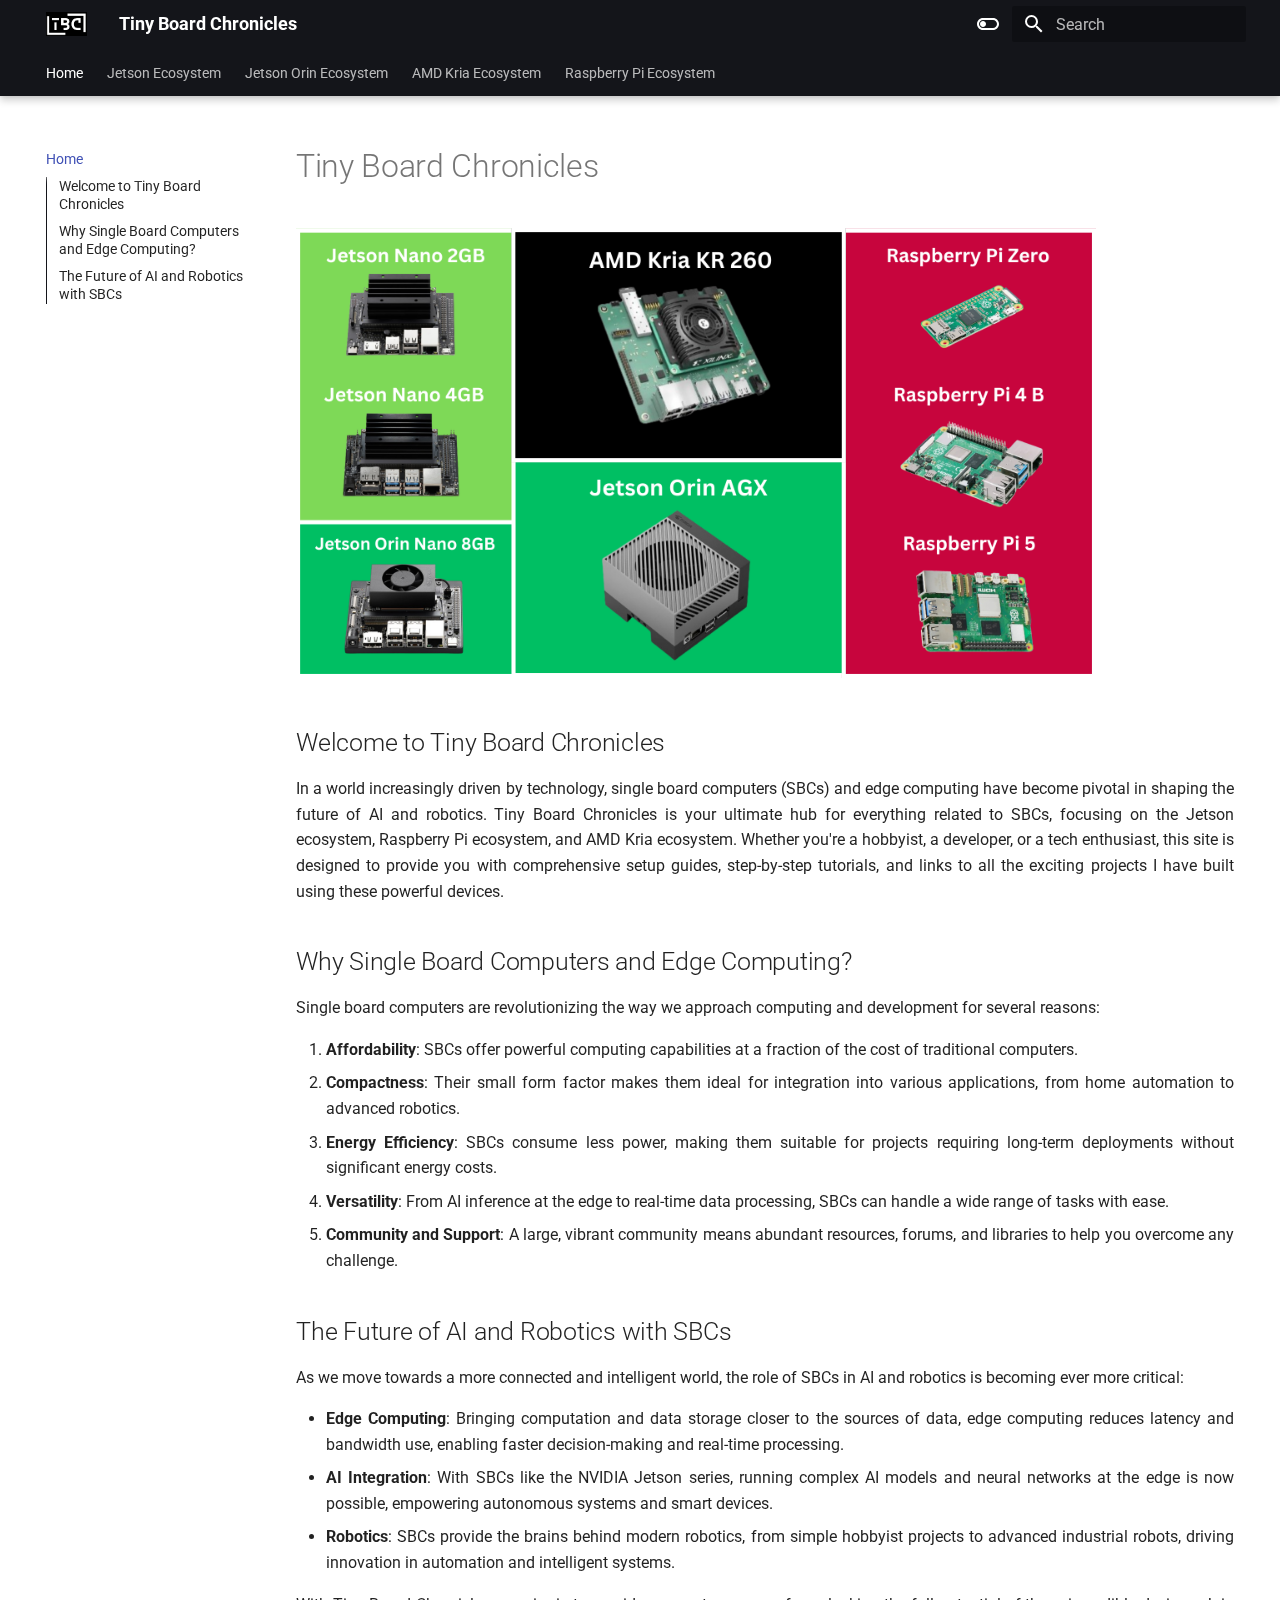
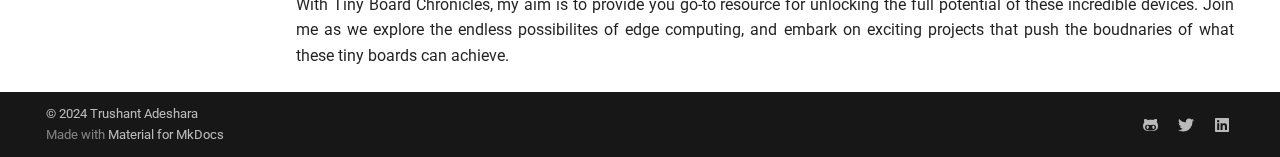
<file: index.html>
<!doctype html>
<html lang="en" class="no-js">
  <head>
    
      <meta charset="utf-8">
      <meta name="viewport" content="width=device-width,initial-scale=1">
      
      
      
      
      
        <link rel="next" href="jetson/">
      
      
      <link rel="icon" href="assets/images/favicon.png">
      <meta name="generator" content="mkdocs-1.6.0, mkdocs-material-9.5.28">
    
    
      
        <title>Tiny Board Chronicles</title>
      
    
    
      <link rel="stylesheet" href="assets/stylesheets/main.6543a935.min.css">
      
        
        <link rel="stylesheet" href="assets/stylesheets/palette.06af60db.min.css">
      
      


    
    
      
    
    
      
        
        
        <link rel="preconnect" href="https://fonts.gstatic.com" crossorigin>
        <link rel="stylesheet" href="https://fonts.googleapis.com/css?family=Roboto:300,300i,400,400i,700,700i%7CRoboto+Mono:400,400i,700,700i&display=fallback">
        <style>:root{--md-text-font:"Roboto";--md-code-font:"Roboto Mono"}</style>
      
    
    
      <link rel="stylesheet" href="assets/css/extra.css">
    
    <script>__md_scope=new URL(".",location),__md_hash=e=>[...e].reduce((e,_)=>(e<<5)-e+_.charCodeAt(0),0),__md_get=(e,_=localStorage,t=__md_scope)=>JSON.parse(_.getItem(t.pathname+"."+e)),__md_set=(e,_,t=localStorage,a=__md_scope)=>{try{t.setItem(a.pathname+"."+e,JSON.stringify(_))}catch(e){}}</script>
    
      

    
    
    
  </head>
  
  
    
    
      
    
    
    
    
    <body dir="ltr" data-md-color-scheme="default" data-md-color-primary="black" data-md-color-accent="purple">
  
    
    <input class="md-toggle" data-md-toggle="drawer" type="checkbox" id="__drawer" autocomplete="off">
    <input class="md-toggle" data-md-toggle="search" type="checkbox" id="__search" autocomplete="off">
    <label class="md-overlay" for="__drawer"></label>
    <div data-md-component="skip">
      
        
        <a href="#tiny-board-chronicles" class="md-skip">
          Skip to content
        </a>
      
    </div>
    <div data-md-component="announce">
      
    </div>
    
    
      

  

<header class="md-header md-header--shadow md-header--lifted" data-md-component="header">
  <nav class="md-header__inner md-grid" aria-label="Header">
    <a href="." title="Tiny Board Chronicles" class="md-header__button md-logo" aria-label="Tiny Board Chronicles" data-md-component="logo">
      
  <img src="assets/img/logo.png" alt="logo">

    </a>
    <label class="md-header__button md-icon" for="__drawer">
      
      <svg xmlns="http://www.w3.org/2000/svg" viewBox="0 0 24 24"><path d="M3 6h18v2H3V6m0 5h18v2H3v-2m0 5h18v2H3v-2Z"/></svg>
    </label>
    <div class="md-header__title" data-md-component="header-title">
      <div class="md-header__ellipsis">
        <div class="md-header__topic">
          <span class="md-ellipsis">
            Tiny Board Chronicles
          </span>
        </div>
        <div class="md-header__topic" data-md-component="header-topic">
          <span class="md-ellipsis">
            
              Home
            
          </span>
        </div>
      </div>
    </div>
    
      
        <form class="md-header__option" data-md-component="palette">
  
    
    
    
    <input class="md-option" data-md-color-media="" data-md-color-scheme="default" data-md-color-primary="black" data-md-color-accent="purple"  aria-label="Switch to dark mode"  type="radio" name="__palette" id="__palette_0">
    
      <label class="md-header__button md-icon" title="Switch to dark mode" for="__palette_1" hidden>
        <svg xmlns="http://www.w3.org/2000/svg" viewBox="0 0 24 24"><path d="M17 6H7c-3.31 0-6 2.69-6 6s2.69 6 6 6h10c3.31 0 6-2.69 6-6s-2.69-6-6-6zm0 10H7c-2.21 0-4-1.79-4-4s1.79-4 4-4h10c2.21 0 4 1.79 4 4s-1.79 4-4 4zM7 9c-1.66 0-3 1.34-3 3s1.34 3 3 3 3-1.34 3-3-1.34-3-3-3z"/></svg>
      </label>
    
  
    
    
    
    <input class="md-option" data-md-color-media="" data-md-color-scheme="slate" data-md-color-primary="black" data-md-color-accent="lime"  aria-label="Switch to light mode"  type="radio" name="__palette" id="__palette_1">
    
      <label class="md-header__button md-icon" title="Switch to light mode" for="__palette_0" hidden>
        <svg xmlns="http://www.w3.org/2000/svg" viewBox="0 0 24 24"><path d="M17 7H7a5 5 0 0 0-5 5 5 5 0 0 0 5 5h10a5 5 0 0 0 5-5 5 5 0 0 0-5-5m0 8a3 3 0 0 1-3-3 3 3 0 0 1 3-3 3 3 0 0 1 3 3 3 3 0 0 1-3 3Z"/></svg>
      </label>
    
  
</form>
      
    
    
      <script>var media,input,key,value,palette=__md_get("__palette");if(palette&&palette.color){"(prefers-color-scheme)"===palette.color.media&&(media=matchMedia("(prefers-color-scheme: light)"),input=document.querySelector(media.matches?"[data-md-color-media='(prefers-color-scheme: light)']":"[data-md-color-media='(prefers-color-scheme: dark)']"),palette.color.media=input.getAttribute("data-md-color-media"),palette.color.scheme=input.getAttribute("data-md-color-scheme"),palette.color.primary=input.getAttribute("data-md-color-primary"),palette.color.accent=input.getAttribute("data-md-color-accent"));for([key,value]of Object.entries(palette.color))document.body.setAttribute("data-md-color-"+key,value)}</script>
    
    
    
      <label class="md-header__button md-icon" for="__search">
        
        <svg xmlns="http://www.w3.org/2000/svg" viewBox="0 0 24 24"><path d="M9.5 3A6.5 6.5 0 0 1 16 9.5c0 1.61-.59 3.09-1.56 4.23l.27.27h.79l5 5-1.5 1.5-5-5v-.79l-.27-.27A6.516 6.516 0 0 1 9.5 16 6.5 6.5 0 0 1 3 9.5 6.5 6.5 0 0 1 9.5 3m0 2C7 5 5 7 5 9.5S7 14 9.5 14 14 12 14 9.5 12 5 9.5 5Z"/></svg>
      </label>
      <div class="md-search" data-md-component="search" role="dialog">
  <label class="md-search__overlay" for="__search"></label>
  <div class="md-search__inner" role="search">
    <form class="md-search__form" name="search">
      <input type="text" class="md-search__input" name="query" aria-label="Search" placeholder="Search" autocapitalize="off" autocorrect="off" autocomplete="off" spellcheck="false" data-md-component="search-query" required>
      <label class="md-search__icon md-icon" for="__search">
        
        <svg xmlns="http://www.w3.org/2000/svg" viewBox="0 0 24 24"><path d="M9.5 3A6.5 6.5 0 0 1 16 9.5c0 1.61-.59 3.09-1.56 4.23l.27.27h.79l5 5-1.5 1.5-5-5v-.79l-.27-.27A6.516 6.516 0 0 1 9.5 16 6.5 6.5 0 0 1 3 9.5 6.5 6.5 0 0 1 9.5 3m0 2C7 5 5 7 5 9.5S7 14 9.5 14 14 12 14 9.5 12 5 9.5 5Z"/></svg>
        
        <svg xmlns="http://www.w3.org/2000/svg" viewBox="0 0 24 24"><path d="M20 11v2H8l5.5 5.5-1.42 1.42L4.16 12l7.92-7.92L13.5 5.5 8 11h12Z"/></svg>
      </label>
      <nav class="md-search__options" aria-label="Search">
        
        <button type="reset" class="md-search__icon md-icon" title="Clear" aria-label="Clear" tabindex="-1">
          
          <svg xmlns="http://www.w3.org/2000/svg" viewBox="0 0 24 24"><path d="M19 6.41 17.59 5 12 10.59 6.41 5 5 6.41 10.59 12 5 17.59 6.41 19 12 13.41 17.59 19 19 17.59 13.41 12 19 6.41Z"/></svg>
        </button>
      </nav>
      
        <div class="md-search__suggest" data-md-component="search-suggest"></div>
      
    </form>
    <div class="md-search__output">
      <div class="md-search__scrollwrap" tabindex="0" data-md-scrollfix>
        <div class="md-search-result" data-md-component="search-result">
          <div class="md-search-result__meta">
            Initializing search
          </div>
          <ol class="md-search-result__list" role="presentation"></ol>
        </div>
      </div>
    </div>
  </div>
</div>
    
    
  </nav>
  
    
      
<nav class="md-tabs" aria-label="Tabs" data-md-component="tabs">
  <div class="md-grid">
    <ul class="md-tabs__list">
      
        
  
  
    
  
  
    <li class="md-tabs__item md-tabs__item--active">
      <a href="." class="md-tabs__link">
        
  
    
  
  Home

      </a>
    </li>
  

      
        
  
  
  
    
    
      <li class="md-tabs__item">
        <a href="jetson/" class="md-tabs__link">
          
  
    
  
  Jetson Ecosystem

        </a>
      </li>
    
  

      
        
  
  
  
    
    
      <li class="md-tabs__item">
        <a href="jetson_orin/" class="md-tabs__link">
          
  
    
  
  Jetson Orin Ecosystem

        </a>
      </li>
    
  

      
        
  
  
  
    
    
      <li class="md-tabs__item">
        <a href="amd/" class="md-tabs__link">
          
  
    
  
  AMD Kria Ecosystem

        </a>
      </li>
    
  

      
        
  
  
  
    
    
      <li class="md-tabs__item">
        <a href="rpi/" class="md-tabs__link">
          
  
    
  
  Raspberry Pi Ecosystem

        </a>
      </li>
    
  

      
    </ul>
  </div>
</nav>
    
  
</header>
    
    <div class="md-container" data-md-component="container">
      
      
        
      
      <main class="md-main" data-md-component="main">
        <div class="md-main__inner md-grid">
          
            
              
              <div class="md-sidebar md-sidebar--primary" data-md-component="sidebar" data-md-type="navigation" >
                <div class="md-sidebar__scrollwrap">
                  <div class="md-sidebar__inner">
                    


  


  

<nav class="md-nav md-nav--primary md-nav--lifted md-nav--integrated" aria-label="Navigation" data-md-level="0">
  <label class="md-nav__title" for="__drawer">
    <a href="." title="Tiny Board Chronicles" class="md-nav__button md-logo" aria-label="Tiny Board Chronicles" data-md-component="logo">
      
  <img src="assets/img/logo.png" alt="logo">

    </a>
    Tiny Board Chronicles
  </label>
  
  <ul class="md-nav__list" data-md-scrollfix>
    
      
      
  
  
    
  
  
  
    <li class="md-nav__item md-nav__item--active">
      
      <input class="md-nav__toggle md-toggle" type="checkbox" id="__toc">
      
      
        
      
      
        <label class="md-nav__link md-nav__link--active" for="__toc">
          
  
  <span class="md-ellipsis">
    Home
  </span>
  

          <span class="md-nav__icon md-icon"></span>
        </label>
      
      <a href="." class="md-nav__link md-nav__link--active">
        
  
  <span class="md-ellipsis">
    Home
  </span>
  

      </a>
      
        

<nav class="md-nav md-nav--secondary" aria-label="Table of contents">
  
  
  
    
  
  
    <label class="md-nav__title" for="__toc">
      <span class="md-nav__icon md-icon"></span>
      Table of contents
    </label>
    <ul class="md-nav__list" data-md-component="toc" data-md-scrollfix>
      
        <li class="md-nav__item">
  <a href="#welcome-to-tiny-board-chronicles" class="md-nav__link">
    <span class="md-ellipsis">
      Welcome to Tiny Board Chronicles
    </span>
  </a>
  
</li>
      
        <li class="md-nav__item">
  <a href="#why-single-board-computers-and-edge-computing" class="md-nav__link">
    <span class="md-ellipsis">
      Why Single Board Computers and Edge Computing?
    </span>
  </a>
  
</li>
      
        <li class="md-nav__item">
  <a href="#the-future-of-ai-and-robotics-with-sbcs" class="md-nav__link">
    <span class="md-ellipsis">
      The Future of AI and Robotics with SBCs
    </span>
  </a>
  
</li>
      
    </ul>
  
</nav>
      
    </li>
  

    
      
      
  
  
  
  
    
    
      
        
          
        
      
        
      
        
      
        
      
    
    
      
      
        
      
    
    
    <li class="md-nav__item md-nav__item--nested">
      
        
        
        <input class="md-nav__toggle md-toggle " type="checkbox" id="__nav_2" >
        
          
          
          <div class="md-nav__link md-nav__container">
            <a href="jetson/" class="md-nav__link ">
              
  
  <span class="md-ellipsis">
    Jetson Ecosystem
  </span>
  

            </a>
            
              
              <label class="md-nav__link " for="__nav_2" id="__nav_2_label" tabindex="0">
                <span class="md-nav__icon md-icon"></span>
              </label>
            
          </div>
        
        <nav class="md-nav" data-md-level="1" aria-labelledby="__nav_2_label" aria-expanded="false">
          <label class="md-nav__title" for="__nav_2">
            <span class="md-nav__icon md-icon"></span>
            Jetson Ecosystem
          </label>
          <ul class="md-nav__list" data-md-scrollfix>
            
              
            
              
                
  
  
  
  
    <li class="md-nav__item">
      <a href="jetson/jetson_nano2/" class="md-nav__link">
        
  
  <span class="md-ellipsis">
    Jetson Nano ( 2 GB )
  </span>
  

      </a>
    </li>
  

              
            
              
                
  
  
  
  
    <li class="md-nav__item">
      <a href="jetson/jetson_nano4/" class="md-nav__link">
        
  
  <span class="md-ellipsis">
    Jetson Nano ( 4 GB )
  </span>
  

      </a>
    </li>
  

              
            
              
                
  
  
  
  
    <li class="md-nav__item">
      <a href="jetson/jetson_mate/" class="md-nav__link">
        
  
  <span class="md-ellipsis">
    Jetson Mate Cluster
  </span>
  

      </a>
    </li>
  

              
            
          </ul>
        </nav>
      
    </li>
  

    
      
      
  
  
  
  
    
    
      
        
          
        
      
        
      
        
      
    
    
      
      
        
      
    
    
    <li class="md-nav__item md-nav__item--nested">
      
        
        
        <input class="md-nav__toggle md-toggle " type="checkbox" id="__nav_3" >
        
          
          
          <div class="md-nav__link md-nav__container">
            <a href="jetson_orin/" class="md-nav__link ">
              
  
  <span class="md-ellipsis">
    Jetson Orin Ecosystem
  </span>
  

            </a>
            
              
              <label class="md-nav__link " for="__nav_3" id="__nav_3_label" tabindex="0">
                <span class="md-nav__icon md-icon"></span>
              </label>
            
          </div>
        
        <nav class="md-nav" data-md-level="1" aria-labelledby="__nav_3_label" aria-expanded="false">
          <label class="md-nav__title" for="__nav_3">
            <span class="md-nav__icon md-icon"></span>
            Jetson Orin Ecosystem
          </label>
          <ul class="md-nav__list" data-md-scrollfix>
            
              
            
              
                
  
  
  
  
    <li class="md-nav__item">
      <a href="jetson_orin/jetson_orin_nano/" class="md-nav__link">
        
  
  <span class="md-ellipsis">
    Jetson Orin Nano
  </span>
  

      </a>
    </li>
  

              
            
              
                
  
  
  
  
    <li class="md-nav__item">
      <a href="jetson_orin/jetson_orin_agx/" class="md-nav__link">
        
  
  <span class="md-ellipsis">
    Jetson Orin AGX
  </span>
  

      </a>
    </li>
  

              
            
          </ul>
        </nav>
      
    </li>
  

    
      
      
  
  
  
  
    
    
      
        
          
        
      
        
      
    
    
      
      
        
      
    
    
    <li class="md-nav__item md-nav__item--nested">
      
        
        
        <input class="md-nav__toggle md-toggle " type="checkbox" id="__nav_4" >
        
          
          
          <div class="md-nav__link md-nav__container">
            <a href="amd/" class="md-nav__link ">
              
  
  <span class="md-ellipsis">
    AMD Kria Ecosystem
  </span>
  

            </a>
            
              
              <label class="md-nav__link " for="__nav_4" id="__nav_4_label" tabindex="0">
                <span class="md-nav__icon md-icon"></span>
              </label>
            
          </div>
        
        <nav class="md-nav" data-md-level="1" aria-labelledby="__nav_4_label" aria-expanded="false">
          <label class="md-nav__title" for="__nav_4">
            <span class="md-nav__icon md-icon"></span>
            AMD Kria Ecosystem
          </label>
          <ul class="md-nav__list" data-md-scrollfix>
            
              
            
              
                
  
  
  
  
    <li class="md-nav__item">
      <a href="amd/kr260/" class="md-nav__link">
        
  
  <span class="md-ellipsis">
    AMD Kria KR260
  </span>
  

      </a>
    </li>
  

              
            
          </ul>
        </nav>
      
    </li>
  

    
      
      
  
  
  
  
    
    
      
        
          
        
      
        
      
        
      
        
      
    
    
      
      
        
      
    
    
    <li class="md-nav__item md-nav__item--nested">
      
        
        
        <input class="md-nav__toggle md-toggle " type="checkbox" id="__nav_5" >
        
          
          
          <div class="md-nav__link md-nav__container">
            <a href="rpi/" class="md-nav__link ">
              
  
  <span class="md-ellipsis">
    Raspberry Pi Ecosystem
  </span>
  

            </a>
            
              
              <label class="md-nav__link " for="__nav_5" id="__nav_5_label" tabindex="0">
                <span class="md-nav__icon md-icon"></span>
              </label>
            
          </div>
        
        <nav class="md-nav" data-md-level="1" aria-labelledby="__nav_5_label" aria-expanded="false">
          <label class="md-nav__title" for="__nav_5">
            <span class="md-nav__icon md-icon"></span>
            Raspberry Pi Ecosystem
          </label>
          <ul class="md-nav__list" data-md-scrollfix>
            
              
            
              
                
  
  
  
  
    <li class="md-nav__item">
      <a href="rpi/zero/" class="md-nav__link">
        
  
  <span class="md-ellipsis">
    Raspberry Pi Zero
  </span>
  

      </a>
    </li>
  

              
            
              
                
  
  
  
  
    <li class="md-nav__item">
      <a href="rpi/4_8gb/" class="md-nav__link">
        
  
  <span class="md-ellipsis">
    Raspberry Pi 4 ( 8 GB )
  </span>
  

      </a>
    </li>
  

              
            
              
                
  
  
  
  
    <li class="md-nav__item">
      <a href="rpi/5_8gb/" class="md-nav__link">
        
  
  <span class="md-ellipsis">
    Raspberry Pi 5 ( 8 GB )
  </span>
  

      </a>
    </li>
  

              
            
          </ul>
        </nav>
      
    </li>
  

    
  </ul>
</nav>
                  </div>
                </div>
              </div>
            
            
          
          
            <div class="md-content" data-md-component="content">
              <article class="md-content__inner md-typeset">
                
                  


<h1 id="tiny-board-chronicles">Tiny Board Chronicles</h1>
<p><img src="assets/img/sbcs.png" alt="Single Board Computers" class="centered-image"></p>
<h2 id="welcome-to-tiny-board-chronicles">Welcome to Tiny Board Chronicles</h2>
<div class="justified-content">
In a world increasingly driven by technology, single board computers (SBCs) and edge computing have become pivotal in shaping the future of AI and robotics. Tiny Board Chronicles is your ultimate hub for everything related to SBCs, focusing on the Jetson ecosystem, Raspberry Pi ecosystem, and AMD Kria ecosystem. Whether you're a hobbyist, a developer, or a tech enthusiast, this site is designed to provide you with comprehensive setup guides, step-by-step tutorials, and links to all the exciting projects I have built using these powerful devices.
</div>

<h2 id="why-single-board-computers-and-edge-computing">Why Single Board Computers and Edge Computing?</h2>
<div class="justified-content">
Single board computers are revolutionizing the way we approach computing and development for several reasons:

<ol>
<li> <b>Affordability</b>: SBCs offer powerful computing capabilities at a fraction of the cost of traditional computers.</li>
<li><b>Compactness</b>: Their small form factor makes them ideal for integration into various applications, from home automation to advanced robotics.</li>
<li> <b>Energy Efficiency</b>: SBCs consume less power, making them suitable for projects requiring long-term deployments without significant energy costs.</li>
<li> <b>Versatility</b>: From AI inference at the edge to real-time data processing, SBCs can handle a wide range of tasks with ease.</li>
<li> <b>Community and Support</b>: A large, vibrant community means abundant resources, forums, and libraries to help you overcome any challenge.</li>

</div>

<h2 id="the-future-of-ai-and-robotics-with-sbcs">The Future of AI and Robotics with SBCs</h2>
<div class="justified-content">
As we move towards a more connected and intelligent world, the role of SBCs in AI and robotics is becoming ever more critical:

<ul>
<li><b>Edge Computing</b>: Bringing computation and data storage closer to the sources of data, edge computing reduces latency and bandwidth use, enabling faster decision-making and real-time processing.</li>
<li><b>AI Integration</b>: With SBCs like the NVIDIA Jetson series, running complex AI models and neural networks at the edge is now possible, empowering autonomous systems and smart devices.</li>
<li><b>Robotics</b>: SBCs provide the brains behind modern robotics, from simple hobbyist projects to advanced industrial robots, driving innovation in automation and intelligent systems.</li>
</ul>
</div>

<p class="justified-content">
With Tiny Board Chronicles, my aim is to provide you go-to resource for unlocking the full potential of these incredible devices. Join me as we explore the endless possibilites of edge computing, and embark on exciting projects that push the boudnaries of what these tiny boards can achieve.</p>












                
              </article>
            </div>
          
          
  <script>var tabs=__md_get("__tabs");if(Array.isArray(tabs))e:for(var set of document.querySelectorAll(".tabbed-set")){var tab,labels=set.querySelector(".tabbed-labels");for(tab of tabs)for(var label of labels.getElementsByTagName("label"))if(label.innerText.trim()===tab){var input=document.getElementById(label.htmlFor);input.checked=!0;continue e}}</script>

<script>var target=document.getElementById(location.hash.slice(1));target&&target.name&&(target.checked=target.name.startsWith("__tabbed_"))</script>
        </div>
        
      </main>
      
        <footer class="md-footer">
  
  <div class="md-footer-meta md-typeset">
    <div class="md-footer-meta__inner md-grid">
      <div class="md-copyright">
  
    <div class="md-copyright__highlight">
      &copy; 2024 <a href="https://github.com/trushant05" target="_blank" rel="noopener">Trushant Adeshara</a>

    </div>
  
  
    Made with
    <a href="https://squidfunk.github.io/mkdocs-material/" target="_blank" rel="noopener">
      Material for MkDocs
    </a>
  
</div>
      
        <div class="md-social">
  
    
    
    
    
      
      
    
    <a href="https://github.com/trushant05" target="_blank" rel="noopener" title="github.com" class="md-social__link">
      <svg xmlns="http://www.w3.org/2000/svg" viewBox="0 0 480 512"><!--! Font Awesome Free 6.5.2 by @fontawesome - https://fontawesome.com License - https://fontawesome.com/license/free (Icons: CC BY 4.0, Fonts: SIL OFL 1.1, Code: MIT License) Copyright 2024 Fonticons, Inc.--><path d="M186.1 328.7c0 20.9-10.9 55.1-36.7 55.1s-36.7-34.2-36.7-55.1 10.9-55.1 36.7-55.1 36.7 34.2 36.7 55.1zM480 278.2c0 31.9-3.2 65.7-17.5 95-37.9 76.6-142.1 74.8-216.7 74.8-75.8 0-186.2 2.7-225.6-74.8-14.6-29-20.2-63.1-20.2-95 0-41.9 13.9-81.5 41.5-113.6-5.2-15.8-7.7-32.4-7.7-48.8 0-21.5 4.9-32.3 14.6-51.8 45.3 0 74.3 9 108.8 36 29-6.9 58.8-10 88.7-10 27 0 54.2 2.9 80.4 9.2 34-26.7 63-35.2 107.8-35.2 9.8 19.5 14.6 30.3 14.6 51.8 0 16.4-2.6 32.7-7.7 48.2 27.5 32.4 39 72.3 39 114.2zm-64.3 50.5c0-43.9-26.7-82.6-73.5-82.6-18.9 0-37 3.4-56 6-14.9 2.3-29.8 3.2-45.1 3.2-15.2 0-30.1-.9-45.1-3.2-18.7-2.6-37-6-56-6-46.8 0-73.5 38.7-73.5 82.6 0 87.8 80.4 101.3 150.4 101.3h48.2c70.3 0 150.6-13.4 150.6-101.3zm-82.6-55.1c-25.8 0-36.7 34.2-36.7 55.1s10.9 55.1 36.7 55.1 36.7-34.2 36.7-55.1-10.9-55.1-36.7-55.1z"/></svg>
    </a>
  
    
    
    
    
      
      
    
    <a href="https://twitter.com/_trushant_" target="_blank" rel="noopener" title="twitter.com" class="md-social__link">
      <svg xmlns="http://www.w3.org/2000/svg" viewBox="0 0 512 512"><!--! Font Awesome Free 6.5.2 by @fontawesome - https://fontawesome.com License - https://fontawesome.com/license/free (Icons: CC BY 4.0, Fonts: SIL OFL 1.1, Code: MIT License) Copyright 2024 Fonticons, Inc.--><path d="M459.37 151.716c.325 4.548.325 9.097.325 13.645 0 138.72-105.583 298.558-298.558 298.558-59.452 0-114.68-17.219-161.137-47.106 8.447.974 16.568 1.299 25.34 1.299 49.055 0 94.213-16.568 130.274-44.832-46.132-.975-84.792-31.188-98.112-72.772 6.498.974 12.995 1.624 19.818 1.624 9.421 0 18.843-1.3 27.614-3.573-48.081-9.747-84.143-51.98-84.143-102.985v-1.299c13.969 7.797 30.214 12.67 47.431 13.319-28.264-18.843-46.781-51.005-46.781-87.391 0-19.492 5.197-37.36 14.294-52.954 51.655 63.675 129.3 105.258 216.365 109.807-1.624-7.797-2.599-15.918-2.599-24.04 0-57.828 46.782-104.934 104.934-104.934 30.213 0 57.502 12.67 76.67 33.137 23.715-4.548 46.456-13.32 66.599-25.34-7.798 24.366-24.366 44.833-46.132 57.827 21.117-2.273 41.584-8.122 60.426-16.243-14.292 20.791-32.161 39.308-52.628 54.253z"/></svg>
    </a>
  
    
    
    
    
      
      
    
    <a href="https://www.linkedin.com/in/trushant-adeshara" target="_blank" rel="noopener" title="www.linkedin.com" class="md-social__link">
      <svg xmlns="http://www.w3.org/2000/svg" viewBox="0 0 448 512"><!--! Font Awesome Free 6.5.2 by @fontawesome - https://fontawesome.com License - https://fontawesome.com/license/free (Icons: CC BY 4.0, Fonts: SIL OFL 1.1, Code: MIT License) Copyright 2024 Fonticons, Inc.--><path d="M416 32H31.9C14.3 32 0 46.5 0 64.3v383.4C0 465.5 14.3 480 31.9 480H416c17.6 0 32-14.5 32-32.3V64.3c0-17.8-14.4-32.3-32-32.3zM135.4 416H69V202.2h66.5V416zm-33.2-243c-21.3 0-38.5-17.3-38.5-38.5S80.9 96 102.2 96c21.2 0 38.5 17.3 38.5 38.5 0 21.3-17.2 38.5-38.5 38.5zm282.1 243h-66.4V312c0-24.8-.5-56.7-34.5-56.7-34.6 0-39.9 27-39.9 54.9V416h-66.4V202.2h63.7v29.2h.9c8.9-16.8 30.6-34.5 62.9-34.5 67.2 0 79.7 44.3 79.7 101.9V416z"/></svg>
    </a>
  
</div>
      
    </div>
  </div>
</footer>
      
    </div>
    <div class="md-dialog" data-md-component="dialog">
      <div class="md-dialog__inner md-typeset"></div>
    </div>
    
    
    <script id="__config" type="application/json">{"base": ".", "features": ["navigation.tabs", "navigation.tabs.sticky", "navigation.sections", "navigation.path", "navigation.indexes", "toc.integrate", "search.suggest", "search.highlight", "content.tabs.link", "content.code.annotation", "content.code.copy"], "search": "assets/javascripts/workers/search.b8dbb3d2.min.js", "translations": {"clipboard.copied": "Copied to clipboard", "clipboard.copy": "Copy to clipboard", "search.result.more.one": "1 more on this page", "search.result.more.other": "# more on this page", "search.result.none": "No matching documents", "search.result.one": "1 matching document", "search.result.other": "# matching documents", "search.result.placeholder": "Type to start searching", "search.result.term.missing": "Missing", "select.version": "Select version"}}</script>
    
    
      <script src="assets/javascripts/bundle.fe8b6f2b.min.js"></script>
      
    
  </body>
</html>
</file>
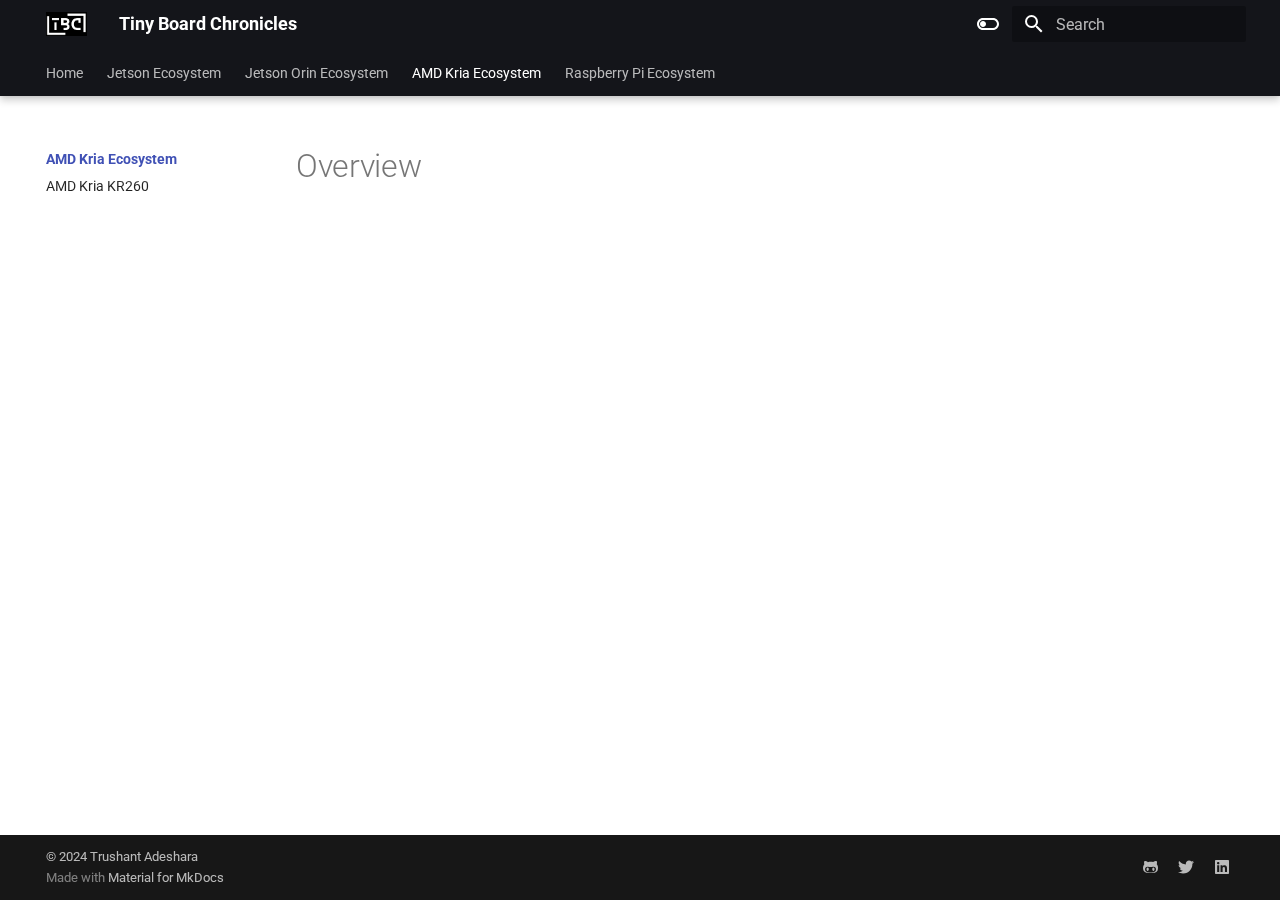
<file: amd/index.html>
<!doctype html>
<html lang="en" class="no-js">
  <head>
    
      <meta charset="utf-8">
      <meta name="viewport" content="width=device-width,initial-scale=1">
      
      
      
      
        <link rel="prev" href="../jetson_orin/jetson_orin_agx/">
      
      
        <link rel="next" href="kr260/">
      
      
      <link rel="icon" href="../assets/images/favicon.png">
      <meta name="generator" content="mkdocs-1.6.0, mkdocs-material-9.5.28">
    
    
      
        <title>Overview - Tiny Board Chronicles</title>
      
    
    
      <link rel="stylesheet" href="../assets/stylesheets/main.6543a935.min.css">
      
        
        <link rel="stylesheet" href="../assets/stylesheets/palette.06af60db.min.css">
      
      


    
    
      
    
    
      
        
        
        <link rel="preconnect" href="https://fonts.gstatic.com" crossorigin>
        <link rel="stylesheet" href="https://fonts.googleapis.com/css?family=Roboto:300,300i,400,400i,700,700i%7CRoboto+Mono:400,400i,700,700i&display=fallback">
        <style>:root{--md-text-font:"Roboto";--md-code-font:"Roboto Mono"}</style>
      
    
    
      <link rel="stylesheet" href="../assets/css/extra.css">
    
    <script>__md_scope=new URL("..",location),__md_hash=e=>[...e].reduce((e,_)=>(e<<5)-e+_.charCodeAt(0),0),__md_get=(e,_=localStorage,t=__md_scope)=>JSON.parse(_.getItem(t.pathname+"."+e)),__md_set=(e,_,t=localStorage,a=__md_scope)=>{try{t.setItem(a.pathname+"."+e,JSON.stringify(_))}catch(e){}}</script>
    
      

    
    
    
  </head>
  
  
    
    
      
    
    
    
    
    <body dir="ltr" data-md-color-scheme="default" data-md-color-primary="black" data-md-color-accent="purple">
  
    
    <input class="md-toggle" data-md-toggle="drawer" type="checkbox" id="__drawer" autocomplete="off">
    <input class="md-toggle" data-md-toggle="search" type="checkbox" id="__search" autocomplete="off">
    <label class="md-overlay" for="__drawer"></label>
    <div data-md-component="skip">
      
        
        <a href="#overview" class="md-skip">
          Skip to content
        </a>
      
    </div>
    <div data-md-component="announce">
      
    </div>
    
    
      

  

<header class="md-header md-header--shadow md-header--lifted" data-md-component="header">
  <nav class="md-header__inner md-grid" aria-label="Header">
    <a href=".." title="Tiny Board Chronicles" class="md-header__button md-logo" aria-label="Tiny Board Chronicles" data-md-component="logo">
      
  <img src="../assets/img/logo.png" alt="logo">

    </a>
    <label class="md-header__button md-icon" for="__drawer">
      
      <svg xmlns="http://www.w3.org/2000/svg" viewBox="0 0 24 24"><path d="M3 6h18v2H3V6m0 5h18v2H3v-2m0 5h18v2H3v-2Z"/></svg>
    </label>
    <div class="md-header__title" data-md-component="header-title">
      <div class="md-header__ellipsis">
        <div class="md-header__topic">
          <span class="md-ellipsis">
            Tiny Board Chronicles
          </span>
        </div>
        <div class="md-header__topic" data-md-component="header-topic">
          <span class="md-ellipsis">
            
              Overview
            
          </span>
        </div>
      </div>
    </div>
    
      
        <form class="md-header__option" data-md-component="palette">
  
    
    
    
    <input class="md-option" data-md-color-media="" data-md-color-scheme="default" data-md-color-primary="black" data-md-color-accent="purple"  aria-label="Switch to dark mode"  type="radio" name="__palette" id="__palette_0">
    
      <label class="md-header__button md-icon" title="Switch to dark mode" for="__palette_1" hidden>
        <svg xmlns="http://www.w3.org/2000/svg" viewBox="0 0 24 24"><path d="M17 6H7c-3.31 0-6 2.69-6 6s2.69 6 6 6h10c3.31 0 6-2.69 6-6s-2.69-6-6-6zm0 10H7c-2.21 0-4-1.79-4-4s1.79-4 4-4h10c2.21 0 4 1.79 4 4s-1.79 4-4 4zM7 9c-1.66 0-3 1.34-3 3s1.34 3 3 3 3-1.34 3-3-1.34-3-3-3z"/></svg>
      </label>
    
  
    
    
    
    <input class="md-option" data-md-color-media="" data-md-color-scheme="slate" data-md-color-primary="black" data-md-color-accent="lime"  aria-label="Switch to light mode"  type="radio" name="__palette" id="__palette_1">
    
      <label class="md-header__button md-icon" title="Switch to light mode" for="__palette_0" hidden>
        <svg xmlns="http://www.w3.org/2000/svg" viewBox="0 0 24 24"><path d="M17 7H7a5 5 0 0 0-5 5 5 5 0 0 0 5 5h10a5 5 0 0 0 5-5 5 5 0 0 0-5-5m0 8a3 3 0 0 1-3-3 3 3 0 0 1 3-3 3 3 0 0 1 3 3 3 3 0 0 1-3 3Z"/></svg>
      </label>
    
  
</form>
      
    
    
      <script>var media,input,key,value,palette=__md_get("__palette");if(palette&&palette.color){"(prefers-color-scheme)"===palette.color.media&&(media=matchMedia("(prefers-color-scheme: light)"),input=document.querySelector(media.matches?"[data-md-color-media='(prefers-color-scheme: light)']":"[data-md-color-media='(prefers-color-scheme: dark)']"),palette.color.media=input.getAttribute("data-md-color-media"),palette.color.scheme=input.getAttribute("data-md-color-scheme"),palette.color.primary=input.getAttribute("data-md-color-primary"),palette.color.accent=input.getAttribute("data-md-color-accent"));for([key,value]of Object.entries(palette.color))document.body.setAttribute("data-md-color-"+key,value)}</script>
    
    
    
      <label class="md-header__button md-icon" for="__search">
        
        <svg xmlns="http://www.w3.org/2000/svg" viewBox="0 0 24 24"><path d="M9.5 3A6.5 6.5 0 0 1 16 9.5c0 1.61-.59 3.09-1.56 4.23l.27.27h.79l5 5-1.5 1.5-5-5v-.79l-.27-.27A6.516 6.516 0 0 1 9.5 16 6.5 6.5 0 0 1 3 9.5 6.5 6.5 0 0 1 9.5 3m0 2C7 5 5 7 5 9.5S7 14 9.5 14 14 12 14 9.5 12 5 9.5 5Z"/></svg>
      </label>
      <div class="md-search" data-md-component="search" role="dialog">
  <label class="md-search__overlay" for="__search"></label>
  <div class="md-search__inner" role="search">
    <form class="md-search__form" name="search">
      <input type="text" class="md-search__input" name="query" aria-label="Search" placeholder="Search" autocapitalize="off" autocorrect="off" autocomplete="off" spellcheck="false" data-md-component="search-query" required>
      <label class="md-search__icon md-icon" for="__search">
        
        <svg xmlns="http://www.w3.org/2000/svg" viewBox="0 0 24 24"><path d="M9.5 3A6.5 6.5 0 0 1 16 9.5c0 1.61-.59 3.09-1.56 4.23l.27.27h.79l5 5-1.5 1.5-5-5v-.79l-.27-.27A6.516 6.516 0 0 1 9.5 16 6.5 6.5 0 0 1 3 9.5 6.5 6.5 0 0 1 9.5 3m0 2C7 5 5 7 5 9.5S7 14 9.5 14 14 12 14 9.5 12 5 9.5 5Z"/></svg>
        
        <svg xmlns="http://www.w3.org/2000/svg" viewBox="0 0 24 24"><path d="M20 11v2H8l5.5 5.5-1.42 1.42L4.16 12l7.92-7.92L13.5 5.5 8 11h12Z"/></svg>
      </label>
      <nav class="md-search__options" aria-label="Search">
        
        <button type="reset" class="md-search__icon md-icon" title="Clear" aria-label="Clear" tabindex="-1">
          
          <svg xmlns="http://www.w3.org/2000/svg" viewBox="0 0 24 24"><path d="M19 6.41 17.59 5 12 10.59 6.41 5 5 6.41 10.59 12 5 17.59 6.41 19 12 13.41 17.59 19 19 17.59 13.41 12 19 6.41Z"/></svg>
        </button>
      </nav>
      
        <div class="md-search__suggest" data-md-component="search-suggest"></div>
      
    </form>
    <div class="md-search__output">
      <div class="md-search__scrollwrap" tabindex="0" data-md-scrollfix>
        <div class="md-search-result" data-md-component="search-result">
          <div class="md-search-result__meta">
            Initializing search
          </div>
          <ol class="md-search-result__list" role="presentation"></ol>
        </div>
      </div>
    </div>
  </div>
</div>
    
    
  </nav>
  
    
      
<nav class="md-tabs" aria-label="Tabs" data-md-component="tabs">
  <div class="md-grid">
    <ul class="md-tabs__list">
      
        
  
  
  
    <li class="md-tabs__item">
      <a href=".." class="md-tabs__link">
        
  
    
  
  Home

      </a>
    </li>
  

      
        
  
  
  
    
    
      <li class="md-tabs__item">
        <a href="../jetson/" class="md-tabs__link">
          
  
    
  
  Jetson Ecosystem

        </a>
      </li>
    
  

      
        
  
  
  
    
    
      <li class="md-tabs__item">
        <a href="../jetson_orin/" class="md-tabs__link">
          
  
    
  
  Jetson Orin Ecosystem

        </a>
      </li>
    
  

      
        
  
  
    
  
  
    
    
      <li class="md-tabs__item md-tabs__item--active">
        <a href="./" class="md-tabs__link">
          
  
    
  
  AMD Kria Ecosystem

        </a>
      </li>
    
  

      
        
  
  
  
    
    
      <li class="md-tabs__item">
        <a href="../rpi/" class="md-tabs__link">
          
  
    
  
  Raspberry Pi Ecosystem

        </a>
      </li>
    
  

      
    </ul>
  </div>
</nav>
    
  
</header>
    
    <div class="md-container" data-md-component="container">
      
      
        
      
      <main class="md-main" data-md-component="main">
        <div class="md-main__inner md-grid">
          
            
              
              <div class="md-sidebar md-sidebar--primary" data-md-component="sidebar" data-md-type="navigation" >
                <div class="md-sidebar__scrollwrap">
                  <div class="md-sidebar__inner">
                    


  


  

<nav class="md-nav md-nav--primary md-nav--lifted md-nav--integrated" aria-label="Navigation" data-md-level="0">
  <label class="md-nav__title" for="__drawer">
    <a href=".." title="Tiny Board Chronicles" class="md-nav__button md-logo" aria-label="Tiny Board Chronicles" data-md-component="logo">
      
  <img src="../assets/img/logo.png" alt="logo">

    </a>
    Tiny Board Chronicles
  </label>
  
  <ul class="md-nav__list" data-md-scrollfix>
    
      
      
  
  
  
  
    <li class="md-nav__item">
      <a href=".." class="md-nav__link">
        
  
  <span class="md-ellipsis">
    Home
  </span>
  

      </a>
    </li>
  

    
      
      
  
  
  
  
    
    
      
        
          
        
      
        
      
        
      
        
      
    
    
      
      
        
      
    
    
    <li class="md-nav__item md-nav__item--nested">
      
        
        
        <input class="md-nav__toggle md-toggle " type="checkbox" id="__nav_2" >
        
          
          
          <div class="md-nav__link md-nav__container">
            <a href="../jetson/" class="md-nav__link ">
              
  
  <span class="md-ellipsis">
    Jetson Ecosystem
  </span>
  

            </a>
            
              
              <label class="md-nav__link " for="__nav_2" id="__nav_2_label" tabindex="0">
                <span class="md-nav__icon md-icon"></span>
              </label>
            
          </div>
        
        <nav class="md-nav" data-md-level="1" aria-labelledby="__nav_2_label" aria-expanded="false">
          <label class="md-nav__title" for="__nav_2">
            <span class="md-nav__icon md-icon"></span>
            Jetson Ecosystem
          </label>
          <ul class="md-nav__list" data-md-scrollfix>
            
              
            
              
                
  
  
  
  
    <li class="md-nav__item">
      <a href="../jetson/jetson_nano2/" class="md-nav__link">
        
  
  <span class="md-ellipsis">
    Jetson Nano ( 2 GB )
  </span>
  

      </a>
    </li>
  

              
            
              
                
  
  
  
  
    <li class="md-nav__item">
      <a href="../jetson/jetson_nano4/" class="md-nav__link">
        
  
  <span class="md-ellipsis">
    Jetson Nano ( 4 GB )
  </span>
  

      </a>
    </li>
  

              
            
              
                
  
  
  
  
    <li class="md-nav__item">
      <a href="../jetson/jetson_mate/" class="md-nav__link">
        
  
  <span class="md-ellipsis">
    Jetson Mate Cluster
  </span>
  

      </a>
    </li>
  

              
            
          </ul>
        </nav>
      
    </li>
  

    
      
      
  
  
  
  
    
    
      
        
          
        
      
        
      
        
      
    
    
      
      
        
      
    
    
    <li class="md-nav__item md-nav__item--nested">
      
        
        
        <input class="md-nav__toggle md-toggle " type="checkbox" id="__nav_3" >
        
          
          
          <div class="md-nav__link md-nav__container">
            <a href="../jetson_orin/" class="md-nav__link ">
              
  
  <span class="md-ellipsis">
    Jetson Orin Ecosystem
  </span>
  

            </a>
            
              
              <label class="md-nav__link " for="__nav_3" id="__nav_3_label" tabindex="0">
                <span class="md-nav__icon md-icon"></span>
              </label>
            
          </div>
        
        <nav class="md-nav" data-md-level="1" aria-labelledby="__nav_3_label" aria-expanded="false">
          <label class="md-nav__title" for="__nav_3">
            <span class="md-nav__icon md-icon"></span>
            Jetson Orin Ecosystem
          </label>
          <ul class="md-nav__list" data-md-scrollfix>
            
              
            
              
                
  
  
  
  
    <li class="md-nav__item">
      <a href="../jetson_orin/jetson_orin_nano/" class="md-nav__link">
        
  
  <span class="md-ellipsis">
    Jetson Orin Nano
  </span>
  

      </a>
    </li>
  

              
            
              
                
  
  
  
  
    <li class="md-nav__item">
      <a href="../jetson_orin/jetson_orin_agx/" class="md-nav__link">
        
  
  <span class="md-ellipsis">
    Jetson Orin AGX
  </span>
  

      </a>
    </li>
  

              
            
          </ul>
        </nav>
      
    </li>
  

    
      
      
  
  
    
  
  
  
    
    
      
        
          
        
      
        
      
    
    
      
        
        
      
      
        
      
    
    
    <li class="md-nav__item md-nav__item--active md-nav__item--section md-nav__item--nested">
      
        
        
        <input class="md-nav__toggle md-toggle " type="checkbox" id="__nav_4" checked>
        
          
          
          <div class="md-nav__link md-nav__container">
            <a href="./" class="md-nav__link md-nav__link--active">
              
  
  <span class="md-ellipsis">
    AMD Kria Ecosystem
  </span>
  

            </a>
            
              
              <label class="md-nav__link md-nav__link--active" for="__nav_4" id="__nav_4_label" tabindex="">
                <span class="md-nav__icon md-icon"></span>
              </label>
            
          </div>
        
        <nav class="md-nav" data-md-level="1" aria-labelledby="__nav_4_label" aria-expanded="true">
          <label class="md-nav__title" for="__nav_4">
            <span class="md-nav__icon md-icon"></span>
            AMD Kria Ecosystem
          </label>
          <ul class="md-nav__list" data-md-scrollfix>
            
              
            
              
                
  
  
  
  
    <li class="md-nav__item">
      <a href="kr260/" class="md-nav__link">
        
  
  <span class="md-ellipsis">
    AMD Kria KR260
  </span>
  

      </a>
    </li>
  

              
            
          </ul>
        </nav>
      
    </li>
  

    
      
      
  
  
  
  
    
    
      
        
          
        
      
        
      
        
      
        
      
    
    
      
      
        
      
    
    
    <li class="md-nav__item md-nav__item--nested">
      
        
        
        <input class="md-nav__toggle md-toggle " type="checkbox" id="__nav_5" >
        
          
          
          <div class="md-nav__link md-nav__container">
            <a href="../rpi/" class="md-nav__link ">
              
  
  <span class="md-ellipsis">
    Raspberry Pi Ecosystem
  </span>
  

            </a>
            
              
              <label class="md-nav__link " for="__nav_5" id="__nav_5_label" tabindex="0">
                <span class="md-nav__icon md-icon"></span>
              </label>
            
          </div>
        
        <nav class="md-nav" data-md-level="1" aria-labelledby="__nav_5_label" aria-expanded="false">
          <label class="md-nav__title" for="__nav_5">
            <span class="md-nav__icon md-icon"></span>
            Raspberry Pi Ecosystem
          </label>
          <ul class="md-nav__list" data-md-scrollfix>
            
              
            
              
                
  
  
  
  
    <li class="md-nav__item">
      <a href="../rpi/zero/" class="md-nav__link">
        
  
  <span class="md-ellipsis">
    Raspberry Pi Zero
  </span>
  

      </a>
    </li>
  

              
            
              
                
  
  
  
  
    <li class="md-nav__item">
      <a href="../rpi/4_8gb/" class="md-nav__link">
        
  
  <span class="md-ellipsis">
    Raspberry Pi 4 ( 8 GB )
  </span>
  

      </a>
    </li>
  

              
            
              
                
  
  
  
  
    <li class="md-nav__item">
      <a href="../rpi/5_8gb/" class="md-nav__link">
        
  
  <span class="md-ellipsis">
    Raspberry Pi 5 ( 8 GB )
  </span>
  

      </a>
    </li>
  

              
            
          </ul>
        </nav>
      
    </li>
  

    
  </ul>
</nav>
                  </div>
                </div>
              </div>
            
            
          
          
            <div class="md-content" data-md-component="content">
              <article class="md-content__inner md-typeset">
                
                  


<h1 id="overview">Overview</h1>












                
              </article>
            </div>
          
          
  <script>var tabs=__md_get("__tabs");if(Array.isArray(tabs))e:for(var set of document.querySelectorAll(".tabbed-set")){var tab,labels=set.querySelector(".tabbed-labels");for(tab of tabs)for(var label of labels.getElementsByTagName("label"))if(label.innerText.trim()===tab){var input=document.getElementById(label.htmlFor);input.checked=!0;continue e}}</script>

<script>var target=document.getElementById(location.hash.slice(1));target&&target.name&&(target.checked=target.name.startsWith("__tabbed_"))</script>
        </div>
        
      </main>
      
        <footer class="md-footer">
  
  <div class="md-footer-meta md-typeset">
    <div class="md-footer-meta__inner md-grid">
      <div class="md-copyright">
  
    <div class="md-copyright__highlight">
      &copy; 2024 <a href="https://github.com/trushant05" target="_blank" rel="noopener">Trushant Adeshara</a>

    </div>
  
  
    Made with
    <a href="https://squidfunk.github.io/mkdocs-material/" target="_blank" rel="noopener">
      Material for MkDocs
    </a>
  
</div>
      
        <div class="md-social">
  
    
    
    
    
      
      
    
    <a href="https://github.com/trushant05" target="_blank" rel="noopener" title="github.com" class="md-social__link">
      <svg xmlns="http://www.w3.org/2000/svg" viewBox="0 0 480 512"><!--! Font Awesome Free 6.5.2 by @fontawesome - https://fontawesome.com License - https://fontawesome.com/license/free (Icons: CC BY 4.0, Fonts: SIL OFL 1.1, Code: MIT License) Copyright 2024 Fonticons, Inc.--><path d="M186.1 328.7c0 20.9-10.9 55.1-36.7 55.1s-36.7-34.2-36.7-55.1 10.9-55.1 36.7-55.1 36.7 34.2 36.7 55.1zM480 278.2c0 31.9-3.2 65.7-17.5 95-37.9 76.6-142.1 74.8-216.7 74.8-75.8 0-186.2 2.7-225.6-74.8-14.6-29-20.2-63.1-20.2-95 0-41.9 13.9-81.5 41.5-113.6-5.2-15.8-7.7-32.4-7.7-48.8 0-21.5 4.9-32.3 14.6-51.8 45.3 0 74.3 9 108.8 36 29-6.9 58.8-10 88.7-10 27 0 54.2 2.9 80.4 9.2 34-26.7 63-35.2 107.8-35.2 9.8 19.5 14.6 30.3 14.6 51.8 0 16.4-2.6 32.7-7.7 48.2 27.5 32.4 39 72.3 39 114.2zm-64.3 50.5c0-43.9-26.7-82.6-73.5-82.6-18.9 0-37 3.4-56 6-14.9 2.3-29.8 3.2-45.1 3.2-15.2 0-30.1-.9-45.1-3.2-18.7-2.6-37-6-56-6-46.8 0-73.5 38.7-73.5 82.6 0 87.8 80.4 101.3 150.4 101.3h48.2c70.3 0 150.6-13.4 150.6-101.3zm-82.6-55.1c-25.8 0-36.7 34.2-36.7 55.1s10.9 55.1 36.7 55.1 36.7-34.2 36.7-55.1-10.9-55.1-36.7-55.1z"/></svg>
    </a>
  
    
    
    
    
      
      
    
    <a href="https://twitter.com/_trushant_" target="_blank" rel="noopener" title="twitter.com" class="md-social__link">
      <svg xmlns="http://www.w3.org/2000/svg" viewBox="0 0 512 512"><!--! Font Awesome Free 6.5.2 by @fontawesome - https://fontawesome.com License - https://fontawesome.com/license/free (Icons: CC BY 4.0, Fonts: SIL OFL 1.1, Code: MIT License) Copyright 2024 Fonticons, Inc.--><path d="M459.37 151.716c.325 4.548.325 9.097.325 13.645 0 138.72-105.583 298.558-298.558 298.558-59.452 0-114.68-17.219-161.137-47.106 8.447.974 16.568 1.299 25.34 1.299 49.055 0 94.213-16.568 130.274-44.832-46.132-.975-84.792-31.188-98.112-72.772 6.498.974 12.995 1.624 19.818 1.624 9.421 0 18.843-1.3 27.614-3.573-48.081-9.747-84.143-51.98-84.143-102.985v-1.299c13.969 7.797 30.214 12.67 47.431 13.319-28.264-18.843-46.781-51.005-46.781-87.391 0-19.492 5.197-37.36 14.294-52.954 51.655 63.675 129.3 105.258 216.365 109.807-1.624-7.797-2.599-15.918-2.599-24.04 0-57.828 46.782-104.934 104.934-104.934 30.213 0 57.502 12.67 76.67 33.137 23.715-4.548 46.456-13.32 66.599-25.34-7.798 24.366-24.366 44.833-46.132 57.827 21.117-2.273 41.584-8.122 60.426-16.243-14.292 20.791-32.161 39.308-52.628 54.253z"/></svg>
    </a>
  
    
    
    
    
      
      
    
    <a href="https://www.linkedin.com/in/trushant-adeshara" target="_blank" rel="noopener" title="www.linkedin.com" class="md-social__link">
      <svg xmlns="http://www.w3.org/2000/svg" viewBox="0 0 448 512"><!--! Font Awesome Free 6.5.2 by @fontawesome - https://fontawesome.com License - https://fontawesome.com/license/free (Icons: CC BY 4.0, Fonts: SIL OFL 1.1, Code: MIT License) Copyright 2024 Fonticons, Inc.--><path d="M416 32H31.9C14.3 32 0 46.5 0 64.3v383.4C0 465.5 14.3 480 31.9 480H416c17.6 0 32-14.5 32-32.3V64.3c0-17.8-14.4-32.3-32-32.3zM135.4 416H69V202.2h66.5V416zm-33.2-243c-21.3 0-38.5-17.3-38.5-38.5S80.9 96 102.2 96c21.2 0 38.5 17.3 38.5 38.5 0 21.3-17.2 38.5-38.5 38.5zm282.1 243h-66.4V312c0-24.8-.5-56.7-34.5-56.7-34.6 0-39.9 27-39.9 54.9V416h-66.4V202.2h63.7v29.2h.9c8.9-16.8 30.6-34.5 62.9-34.5 67.2 0 79.7 44.3 79.7 101.9V416z"/></svg>
    </a>
  
</div>
      
    </div>
  </div>
</footer>
      
    </div>
    <div class="md-dialog" data-md-component="dialog">
      <div class="md-dialog__inner md-typeset"></div>
    </div>
    
    
    <script id="__config" type="application/json">{"base": "..", "features": ["navigation.tabs", "navigation.tabs.sticky", "navigation.sections", "navigation.path", "navigation.indexes", "toc.integrate", "search.suggest", "search.highlight", "content.tabs.link", "content.code.annotation", "content.code.copy"], "search": "../assets/javascripts/workers/search.b8dbb3d2.min.js", "translations": {"clipboard.copied": "Copied to clipboard", "clipboard.copy": "Copy to clipboard", "search.result.more.one": "1 more on this page", "search.result.more.other": "# more on this page", "search.result.none": "No matching documents", "search.result.one": "1 matching document", "search.result.other": "# matching documents", "search.result.placeholder": "Type to start searching", "search.result.term.missing": "Missing", "select.version": "Select version"}}</script>
    
    
      <script src="../assets/javascripts/bundle.fe8b6f2b.min.js"></script>
      
    
  </body>
</html>
</file>
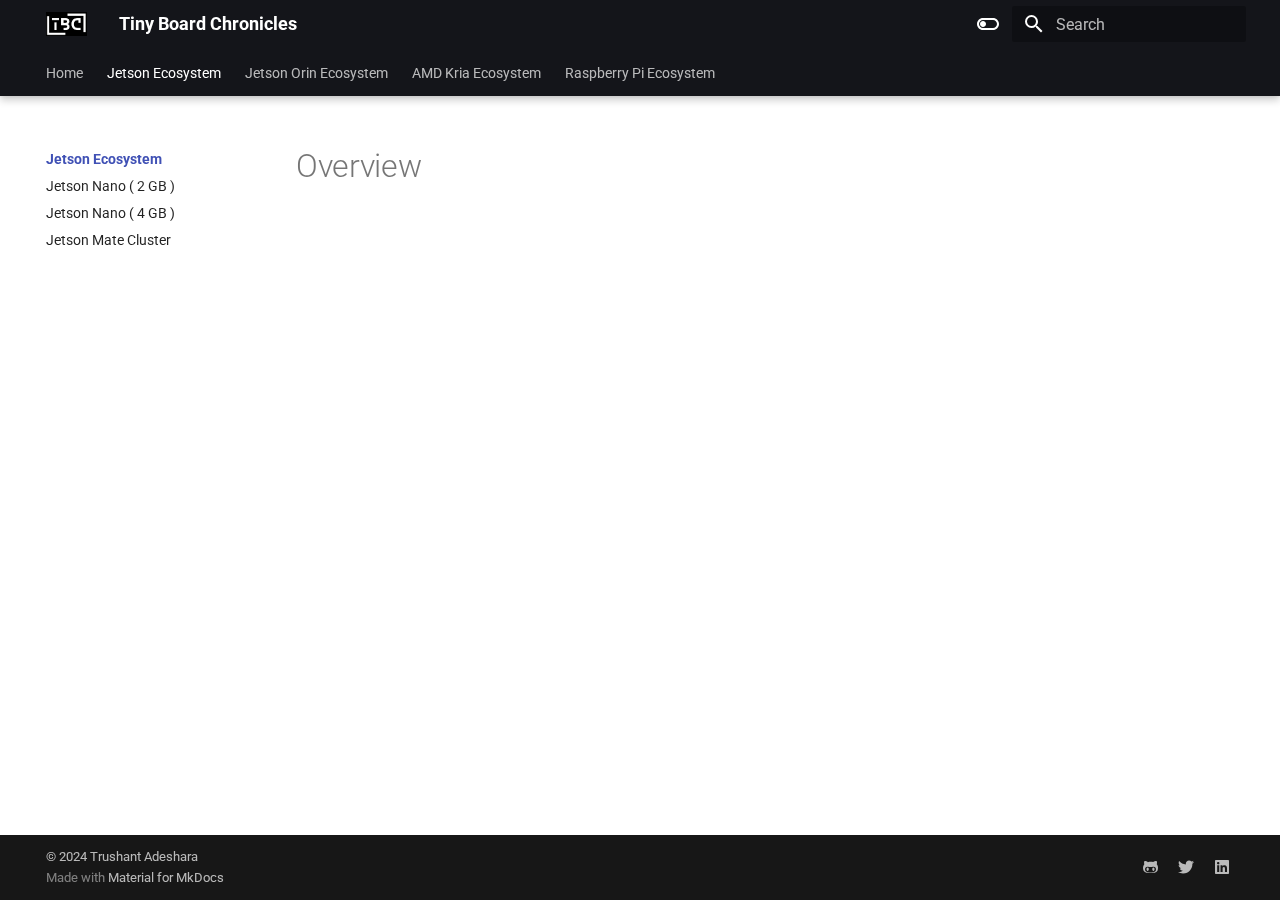
<file: jetson/index.html>
<!doctype html>
<html lang="en" class="no-js">
  <head>
    
      <meta charset="utf-8">
      <meta name="viewport" content="width=device-width,initial-scale=1">
      
      
      
      
        <link rel="prev" href="..">
      
      
        <link rel="next" href="jetson_nano2/">
      
      
      <link rel="icon" href="../assets/images/favicon.png">
      <meta name="generator" content="mkdocs-1.6.0, mkdocs-material-9.5.28">
    
    
      
        <title>Overview - Tiny Board Chronicles</title>
      
    
    
      <link rel="stylesheet" href="../assets/stylesheets/main.6543a935.min.css">
      
        
        <link rel="stylesheet" href="../assets/stylesheets/palette.06af60db.min.css">
      
      


    
    
      
    
    
      
        
        
        <link rel="preconnect" href="https://fonts.gstatic.com" crossorigin>
        <link rel="stylesheet" href="https://fonts.googleapis.com/css?family=Roboto:300,300i,400,400i,700,700i%7CRoboto+Mono:400,400i,700,700i&display=fallback">
        <style>:root{--md-text-font:"Roboto";--md-code-font:"Roboto Mono"}</style>
      
    
    
      <link rel="stylesheet" href="../assets/css/extra.css">
    
    <script>__md_scope=new URL("..",location),__md_hash=e=>[...e].reduce((e,_)=>(e<<5)-e+_.charCodeAt(0),0),__md_get=(e,_=localStorage,t=__md_scope)=>JSON.parse(_.getItem(t.pathname+"."+e)),__md_set=(e,_,t=localStorage,a=__md_scope)=>{try{t.setItem(a.pathname+"."+e,JSON.stringify(_))}catch(e){}}</script>
    
      

    
    
    
  </head>
  
  
    
    
      
    
    
    
    
    <body dir="ltr" data-md-color-scheme="default" data-md-color-primary="black" data-md-color-accent="purple">
  
    
    <input class="md-toggle" data-md-toggle="drawer" type="checkbox" id="__drawer" autocomplete="off">
    <input class="md-toggle" data-md-toggle="search" type="checkbox" id="__search" autocomplete="off">
    <label class="md-overlay" for="__drawer"></label>
    <div data-md-component="skip">
      
        
        <a href="#overview" class="md-skip">
          Skip to content
        </a>
      
    </div>
    <div data-md-component="announce">
      
    </div>
    
    
      

  

<header class="md-header md-header--shadow md-header--lifted" data-md-component="header">
  <nav class="md-header__inner md-grid" aria-label="Header">
    <a href=".." title="Tiny Board Chronicles" class="md-header__button md-logo" aria-label="Tiny Board Chronicles" data-md-component="logo">
      
  <img src="../assets/img/logo.png" alt="logo">

    </a>
    <label class="md-header__button md-icon" for="__drawer">
      
      <svg xmlns="http://www.w3.org/2000/svg" viewBox="0 0 24 24"><path d="M3 6h18v2H3V6m0 5h18v2H3v-2m0 5h18v2H3v-2Z"/></svg>
    </label>
    <div class="md-header__title" data-md-component="header-title">
      <div class="md-header__ellipsis">
        <div class="md-header__topic">
          <span class="md-ellipsis">
            Tiny Board Chronicles
          </span>
        </div>
        <div class="md-header__topic" data-md-component="header-topic">
          <span class="md-ellipsis">
            
              Overview
            
          </span>
        </div>
      </div>
    </div>
    
      
        <form class="md-header__option" data-md-component="palette">
  
    
    
    
    <input class="md-option" data-md-color-media="" data-md-color-scheme="default" data-md-color-primary="black" data-md-color-accent="purple"  aria-label="Switch to dark mode"  type="radio" name="__palette" id="__palette_0">
    
      <label class="md-header__button md-icon" title="Switch to dark mode" for="__palette_1" hidden>
        <svg xmlns="http://www.w3.org/2000/svg" viewBox="0 0 24 24"><path d="M17 6H7c-3.31 0-6 2.69-6 6s2.69 6 6 6h10c3.31 0 6-2.69 6-6s-2.69-6-6-6zm0 10H7c-2.21 0-4-1.79-4-4s1.79-4 4-4h10c2.21 0 4 1.79 4 4s-1.79 4-4 4zM7 9c-1.66 0-3 1.34-3 3s1.34 3 3 3 3-1.34 3-3-1.34-3-3-3z"/></svg>
      </label>
    
  
    
    
    
    <input class="md-option" data-md-color-media="" data-md-color-scheme="slate" data-md-color-primary="black" data-md-color-accent="lime"  aria-label="Switch to light mode"  type="radio" name="__palette" id="__palette_1">
    
      <label class="md-header__button md-icon" title="Switch to light mode" for="__palette_0" hidden>
        <svg xmlns="http://www.w3.org/2000/svg" viewBox="0 0 24 24"><path d="M17 7H7a5 5 0 0 0-5 5 5 5 0 0 0 5 5h10a5 5 0 0 0 5-5 5 5 0 0 0-5-5m0 8a3 3 0 0 1-3-3 3 3 0 0 1 3-3 3 3 0 0 1 3 3 3 3 0 0 1-3 3Z"/></svg>
      </label>
    
  
</form>
      
    
    
      <script>var media,input,key,value,palette=__md_get("__palette");if(palette&&palette.color){"(prefers-color-scheme)"===palette.color.media&&(media=matchMedia("(prefers-color-scheme: light)"),input=document.querySelector(media.matches?"[data-md-color-media='(prefers-color-scheme: light)']":"[data-md-color-media='(prefers-color-scheme: dark)']"),palette.color.media=input.getAttribute("data-md-color-media"),palette.color.scheme=input.getAttribute("data-md-color-scheme"),palette.color.primary=input.getAttribute("data-md-color-primary"),palette.color.accent=input.getAttribute("data-md-color-accent"));for([key,value]of Object.entries(palette.color))document.body.setAttribute("data-md-color-"+key,value)}</script>
    
    
    
      <label class="md-header__button md-icon" for="__search">
        
        <svg xmlns="http://www.w3.org/2000/svg" viewBox="0 0 24 24"><path d="M9.5 3A6.5 6.5 0 0 1 16 9.5c0 1.61-.59 3.09-1.56 4.23l.27.27h.79l5 5-1.5 1.5-5-5v-.79l-.27-.27A6.516 6.516 0 0 1 9.5 16 6.5 6.5 0 0 1 3 9.5 6.5 6.5 0 0 1 9.5 3m0 2C7 5 5 7 5 9.5S7 14 9.5 14 14 12 14 9.5 12 5 9.5 5Z"/></svg>
      </label>
      <div class="md-search" data-md-component="search" role="dialog">
  <label class="md-search__overlay" for="__search"></label>
  <div class="md-search__inner" role="search">
    <form class="md-search__form" name="search">
      <input type="text" class="md-search__input" name="query" aria-label="Search" placeholder="Search" autocapitalize="off" autocorrect="off" autocomplete="off" spellcheck="false" data-md-component="search-query" required>
      <label class="md-search__icon md-icon" for="__search">
        
        <svg xmlns="http://www.w3.org/2000/svg" viewBox="0 0 24 24"><path d="M9.5 3A6.5 6.5 0 0 1 16 9.5c0 1.61-.59 3.09-1.56 4.23l.27.27h.79l5 5-1.5 1.5-5-5v-.79l-.27-.27A6.516 6.516 0 0 1 9.5 16 6.5 6.5 0 0 1 3 9.5 6.5 6.5 0 0 1 9.5 3m0 2C7 5 5 7 5 9.5S7 14 9.5 14 14 12 14 9.5 12 5 9.5 5Z"/></svg>
        
        <svg xmlns="http://www.w3.org/2000/svg" viewBox="0 0 24 24"><path d="M20 11v2H8l5.5 5.5-1.42 1.42L4.16 12l7.92-7.92L13.5 5.5 8 11h12Z"/></svg>
      </label>
      <nav class="md-search__options" aria-label="Search">
        
        <button type="reset" class="md-search__icon md-icon" title="Clear" aria-label="Clear" tabindex="-1">
          
          <svg xmlns="http://www.w3.org/2000/svg" viewBox="0 0 24 24"><path d="M19 6.41 17.59 5 12 10.59 6.41 5 5 6.41 10.59 12 5 17.59 6.41 19 12 13.41 17.59 19 19 17.59 13.41 12 19 6.41Z"/></svg>
        </button>
      </nav>
      
        <div class="md-search__suggest" data-md-component="search-suggest"></div>
      
    </form>
    <div class="md-search__output">
      <div class="md-search__scrollwrap" tabindex="0" data-md-scrollfix>
        <div class="md-search-result" data-md-component="search-result">
          <div class="md-search-result__meta">
            Initializing search
          </div>
          <ol class="md-search-result__list" role="presentation"></ol>
        </div>
      </div>
    </div>
  </div>
</div>
    
    
  </nav>
  
    
      
<nav class="md-tabs" aria-label="Tabs" data-md-component="tabs">
  <div class="md-grid">
    <ul class="md-tabs__list">
      
        
  
  
  
    <li class="md-tabs__item">
      <a href=".." class="md-tabs__link">
        
  
    
  
  Home

      </a>
    </li>
  

      
        
  
  
    
  
  
    
    
      <li class="md-tabs__item md-tabs__item--active">
        <a href="./" class="md-tabs__link">
          
  
    
  
  Jetson Ecosystem

        </a>
      </li>
    
  

      
        
  
  
  
    
    
      <li class="md-tabs__item">
        <a href="../jetson_orin/" class="md-tabs__link">
          
  
    
  
  Jetson Orin Ecosystem

        </a>
      </li>
    
  

      
        
  
  
  
    
    
      <li class="md-tabs__item">
        <a href="../amd/" class="md-tabs__link">
          
  
    
  
  AMD Kria Ecosystem

        </a>
      </li>
    
  

      
        
  
  
  
    
    
      <li class="md-tabs__item">
        <a href="../rpi/" class="md-tabs__link">
          
  
    
  
  Raspberry Pi Ecosystem

        </a>
      </li>
    
  

      
    </ul>
  </div>
</nav>
    
  
</header>
    
    <div class="md-container" data-md-component="container">
      
      
        
      
      <main class="md-main" data-md-component="main">
        <div class="md-main__inner md-grid">
          
            
              
              <div class="md-sidebar md-sidebar--primary" data-md-component="sidebar" data-md-type="navigation" >
                <div class="md-sidebar__scrollwrap">
                  <div class="md-sidebar__inner">
                    


  


  

<nav class="md-nav md-nav--primary md-nav--lifted md-nav--integrated" aria-label="Navigation" data-md-level="0">
  <label class="md-nav__title" for="__drawer">
    <a href=".." title="Tiny Board Chronicles" class="md-nav__button md-logo" aria-label="Tiny Board Chronicles" data-md-component="logo">
      
  <img src="../assets/img/logo.png" alt="logo">

    </a>
    Tiny Board Chronicles
  </label>
  
  <ul class="md-nav__list" data-md-scrollfix>
    
      
      
  
  
  
  
    <li class="md-nav__item">
      <a href=".." class="md-nav__link">
        
  
  <span class="md-ellipsis">
    Home
  </span>
  

      </a>
    </li>
  

    
      
      
  
  
    
  
  
  
    
    
      
        
          
        
      
        
      
        
      
        
      
    
    
      
        
        
      
      
        
      
    
    
    <li class="md-nav__item md-nav__item--active md-nav__item--section md-nav__item--nested">
      
        
        
        <input class="md-nav__toggle md-toggle " type="checkbox" id="__nav_2" checked>
        
          
          
          <div class="md-nav__link md-nav__container">
            <a href="./" class="md-nav__link md-nav__link--active">
              
  
  <span class="md-ellipsis">
    Jetson Ecosystem
  </span>
  

            </a>
            
              
              <label class="md-nav__link md-nav__link--active" for="__nav_2" id="__nav_2_label" tabindex="">
                <span class="md-nav__icon md-icon"></span>
              </label>
            
          </div>
        
        <nav class="md-nav" data-md-level="1" aria-labelledby="__nav_2_label" aria-expanded="true">
          <label class="md-nav__title" for="__nav_2">
            <span class="md-nav__icon md-icon"></span>
            Jetson Ecosystem
          </label>
          <ul class="md-nav__list" data-md-scrollfix>
            
              
            
              
                
  
  
  
  
    <li class="md-nav__item">
      <a href="jetson_nano2/" class="md-nav__link">
        
  
  <span class="md-ellipsis">
    Jetson Nano ( 2 GB )
  </span>
  

      </a>
    </li>
  

              
            
              
                
  
  
  
  
    <li class="md-nav__item">
      <a href="jetson_nano4/" class="md-nav__link">
        
  
  <span class="md-ellipsis">
    Jetson Nano ( 4 GB )
  </span>
  

      </a>
    </li>
  

              
            
              
                
  
  
  
  
    <li class="md-nav__item">
      <a href="jetson_mate/" class="md-nav__link">
        
  
  <span class="md-ellipsis">
    Jetson Mate Cluster
  </span>
  

      </a>
    </li>
  

              
            
          </ul>
        </nav>
      
    </li>
  

    
      
      
  
  
  
  
    
    
      
        
          
        
      
        
      
        
      
    
    
      
      
        
      
    
    
    <li class="md-nav__item md-nav__item--nested">
      
        
        
        <input class="md-nav__toggle md-toggle " type="checkbox" id="__nav_3" >
        
          
          
          <div class="md-nav__link md-nav__container">
            <a href="../jetson_orin/" class="md-nav__link ">
              
  
  <span class="md-ellipsis">
    Jetson Orin Ecosystem
  </span>
  

            </a>
            
              
              <label class="md-nav__link " for="__nav_3" id="__nav_3_label" tabindex="0">
                <span class="md-nav__icon md-icon"></span>
              </label>
            
          </div>
        
        <nav class="md-nav" data-md-level="1" aria-labelledby="__nav_3_label" aria-expanded="false">
          <label class="md-nav__title" for="__nav_3">
            <span class="md-nav__icon md-icon"></span>
            Jetson Orin Ecosystem
          </label>
          <ul class="md-nav__list" data-md-scrollfix>
            
              
            
              
                
  
  
  
  
    <li class="md-nav__item">
      <a href="../jetson_orin/jetson_orin_nano/" class="md-nav__link">
        
  
  <span class="md-ellipsis">
    Jetson Orin Nano
  </span>
  

      </a>
    </li>
  

              
            
              
                
  
  
  
  
    <li class="md-nav__item">
      <a href="../jetson_orin/jetson_orin_agx/" class="md-nav__link">
        
  
  <span class="md-ellipsis">
    Jetson Orin AGX
  </span>
  

      </a>
    </li>
  

              
            
          </ul>
        </nav>
      
    </li>
  

    
      
      
  
  
  
  
    
    
      
        
          
        
      
        
      
    
    
      
      
        
      
    
    
    <li class="md-nav__item md-nav__item--nested">
      
        
        
        <input class="md-nav__toggle md-toggle " type="checkbox" id="__nav_4" >
        
          
          
          <div class="md-nav__link md-nav__container">
            <a href="../amd/" class="md-nav__link ">
              
  
  <span class="md-ellipsis">
    AMD Kria Ecosystem
  </span>
  

            </a>
            
              
              <label class="md-nav__link " for="__nav_4" id="__nav_4_label" tabindex="0">
                <span class="md-nav__icon md-icon"></span>
              </label>
            
          </div>
        
        <nav class="md-nav" data-md-level="1" aria-labelledby="__nav_4_label" aria-expanded="false">
          <label class="md-nav__title" for="__nav_4">
            <span class="md-nav__icon md-icon"></span>
            AMD Kria Ecosystem
          </label>
          <ul class="md-nav__list" data-md-scrollfix>
            
              
            
              
                
  
  
  
  
    <li class="md-nav__item">
      <a href="../amd/kr260/" class="md-nav__link">
        
  
  <span class="md-ellipsis">
    AMD Kria KR260
  </span>
  

      </a>
    </li>
  

              
            
          </ul>
        </nav>
      
    </li>
  

    
      
      
  
  
  
  
    
    
      
        
          
        
      
        
      
        
      
        
      
    
    
      
      
        
      
    
    
    <li class="md-nav__item md-nav__item--nested">
      
        
        
        <input class="md-nav__toggle md-toggle " type="checkbox" id="__nav_5" >
        
          
          
          <div class="md-nav__link md-nav__container">
            <a href="../rpi/" class="md-nav__link ">
              
  
  <span class="md-ellipsis">
    Raspberry Pi Ecosystem
  </span>
  

            </a>
            
              
              <label class="md-nav__link " for="__nav_5" id="__nav_5_label" tabindex="0">
                <span class="md-nav__icon md-icon"></span>
              </label>
            
          </div>
        
        <nav class="md-nav" data-md-level="1" aria-labelledby="__nav_5_label" aria-expanded="false">
          <label class="md-nav__title" for="__nav_5">
            <span class="md-nav__icon md-icon"></span>
            Raspberry Pi Ecosystem
          </label>
          <ul class="md-nav__list" data-md-scrollfix>
            
              
            
              
                
  
  
  
  
    <li class="md-nav__item">
      <a href="../rpi/zero/" class="md-nav__link">
        
  
  <span class="md-ellipsis">
    Raspberry Pi Zero
  </span>
  

      </a>
    </li>
  

              
            
              
                
  
  
  
  
    <li class="md-nav__item">
      <a href="../rpi/4_8gb/" class="md-nav__link">
        
  
  <span class="md-ellipsis">
    Raspberry Pi 4 ( 8 GB )
  </span>
  

      </a>
    </li>
  

              
            
              
                
  
  
  
  
    <li class="md-nav__item">
      <a href="../rpi/5_8gb/" class="md-nav__link">
        
  
  <span class="md-ellipsis">
    Raspberry Pi 5 ( 8 GB )
  </span>
  

      </a>
    </li>
  

              
            
          </ul>
        </nav>
      
    </li>
  

    
  </ul>
</nav>
                  </div>
                </div>
              </div>
            
            
          
          
            <div class="md-content" data-md-component="content">
              <article class="md-content__inner md-typeset">
                
                  


<h1 id="overview">Overview</h1>












                
              </article>
            </div>
          
          
  <script>var tabs=__md_get("__tabs");if(Array.isArray(tabs))e:for(var set of document.querySelectorAll(".tabbed-set")){var tab,labels=set.querySelector(".tabbed-labels");for(tab of tabs)for(var label of labels.getElementsByTagName("label"))if(label.innerText.trim()===tab){var input=document.getElementById(label.htmlFor);input.checked=!0;continue e}}</script>

<script>var target=document.getElementById(location.hash.slice(1));target&&target.name&&(target.checked=target.name.startsWith("__tabbed_"))</script>
        </div>
        
      </main>
      
        <footer class="md-footer">
  
  <div class="md-footer-meta md-typeset">
    <div class="md-footer-meta__inner md-grid">
      <div class="md-copyright">
  
    <div class="md-copyright__highlight">
      &copy; 2024 <a href="https://github.com/trushant05" target="_blank" rel="noopener">Trushant Adeshara</a>

    </div>
  
  
    Made with
    <a href="https://squidfunk.github.io/mkdocs-material/" target="_blank" rel="noopener">
      Material for MkDocs
    </a>
  
</div>
      
        <div class="md-social">
  
    
    
    
    
      
      
    
    <a href="https://github.com/trushant05" target="_blank" rel="noopener" title="github.com" class="md-social__link">
      <svg xmlns="http://www.w3.org/2000/svg" viewBox="0 0 480 512"><!--! Font Awesome Free 6.5.2 by @fontawesome - https://fontawesome.com License - https://fontawesome.com/license/free (Icons: CC BY 4.0, Fonts: SIL OFL 1.1, Code: MIT License) Copyright 2024 Fonticons, Inc.--><path d="M186.1 328.7c0 20.9-10.9 55.1-36.7 55.1s-36.7-34.2-36.7-55.1 10.9-55.1 36.7-55.1 36.7 34.2 36.7 55.1zM480 278.2c0 31.9-3.2 65.7-17.5 95-37.9 76.6-142.1 74.8-216.7 74.8-75.8 0-186.2 2.7-225.6-74.8-14.6-29-20.2-63.1-20.2-95 0-41.9 13.9-81.5 41.5-113.6-5.2-15.8-7.7-32.4-7.7-48.8 0-21.5 4.9-32.3 14.6-51.8 45.3 0 74.3 9 108.8 36 29-6.9 58.8-10 88.7-10 27 0 54.2 2.9 80.4 9.2 34-26.7 63-35.2 107.8-35.2 9.8 19.5 14.6 30.3 14.6 51.8 0 16.4-2.6 32.7-7.7 48.2 27.5 32.4 39 72.3 39 114.2zm-64.3 50.5c0-43.9-26.7-82.6-73.5-82.6-18.9 0-37 3.4-56 6-14.9 2.3-29.8 3.2-45.1 3.2-15.2 0-30.1-.9-45.1-3.2-18.7-2.6-37-6-56-6-46.8 0-73.5 38.7-73.5 82.6 0 87.8 80.4 101.3 150.4 101.3h48.2c70.3 0 150.6-13.4 150.6-101.3zm-82.6-55.1c-25.8 0-36.7 34.2-36.7 55.1s10.9 55.1 36.7 55.1 36.7-34.2 36.7-55.1-10.9-55.1-36.7-55.1z"/></svg>
    </a>
  
    
    
    
    
      
      
    
    <a href="https://twitter.com/_trushant_" target="_blank" rel="noopener" title="twitter.com" class="md-social__link">
      <svg xmlns="http://www.w3.org/2000/svg" viewBox="0 0 512 512"><!--! Font Awesome Free 6.5.2 by @fontawesome - https://fontawesome.com License - https://fontawesome.com/license/free (Icons: CC BY 4.0, Fonts: SIL OFL 1.1, Code: MIT License) Copyright 2024 Fonticons, Inc.--><path d="M459.37 151.716c.325 4.548.325 9.097.325 13.645 0 138.72-105.583 298.558-298.558 298.558-59.452 0-114.68-17.219-161.137-47.106 8.447.974 16.568 1.299 25.34 1.299 49.055 0 94.213-16.568 130.274-44.832-46.132-.975-84.792-31.188-98.112-72.772 6.498.974 12.995 1.624 19.818 1.624 9.421 0 18.843-1.3 27.614-3.573-48.081-9.747-84.143-51.98-84.143-102.985v-1.299c13.969 7.797 30.214 12.67 47.431 13.319-28.264-18.843-46.781-51.005-46.781-87.391 0-19.492 5.197-37.36 14.294-52.954 51.655 63.675 129.3 105.258 216.365 109.807-1.624-7.797-2.599-15.918-2.599-24.04 0-57.828 46.782-104.934 104.934-104.934 30.213 0 57.502 12.67 76.67 33.137 23.715-4.548 46.456-13.32 66.599-25.34-7.798 24.366-24.366 44.833-46.132 57.827 21.117-2.273 41.584-8.122 60.426-16.243-14.292 20.791-32.161 39.308-52.628 54.253z"/></svg>
    </a>
  
    
    
    
    
      
      
    
    <a href="https://www.linkedin.com/in/trushant-adeshara" target="_blank" rel="noopener" title="www.linkedin.com" class="md-social__link">
      <svg xmlns="http://www.w3.org/2000/svg" viewBox="0 0 448 512"><!--! Font Awesome Free 6.5.2 by @fontawesome - https://fontawesome.com License - https://fontawesome.com/license/free (Icons: CC BY 4.0, Fonts: SIL OFL 1.1, Code: MIT License) Copyright 2024 Fonticons, Inc.--><path d="M416 32H31.9C14.3 32 0 46.5 0 64.3v383.4C0 465.5 14.3 480 31.9 480H416c17.6 0 32-14.5 32-32.3V64.3c0-17.8-14.4-32.3-32-32.3zM135.4 416H69V202.2h66.5V416zm-33.2-243c-21.3 0-38.5-17.3-38.5-38.5S80.9 96 102.2 96c21.2 0 38.5 17.3 38.5 38.5 0 21.3-17.2 38.5-38.5 38.5zm282.1 243h-66.4V312c0-24.8-.5-56.7-34.5-56.7-34.6 0-39.9 27-39.9 54.9V416h-66.4V202.2h63.7v29.2h.9c8.9-16.8 30.6-34.5 62.9-34.5 67.2 0 79.7 44.3 79.7 101.9V416z"/></svg>
    </a>
  
</div>
      
    </div>
  </div>
</footer>
      
    </div>
    <div class="md-dialog" data-md-component="dialog">
      <div class="md-dialog__inner md-typeset"></div>
    </div>
    
    
    <script id="__config" type="application/json">{"base": "..", "features": ["navigation.tabs", "navigation.tabs.sticky", "navigation.sections", "navigation.path", "navigation.indexes", "toc.integrate", "search.suggest", "search.highlight", "content.tabs.link", "content.code.annotation", "content.code.copy"], "search": "../assets/javascripts/workers/search.b8dbb3d2.min.js", "translations": {"clipboard.copied": "Copied to clipboard", "clipboard.copy": "Copy to clipboard", "search.result.more.one": "1 more on this page", "search.result.more.other": "# more on this page", "search.result.none": "No matching documents", "search.result.one": "1 matching document", "search.result.other": "# matching documents", "search.result.placeholder": "Type to start searching", "search.result.term.missing": "Missing", "select.version": "Select version"}}</script>
    
    
      <script src="../assets/javascripts/bundle.fe8b6f2b.min.js"></script>
      
    
  </body>
</html>
</file>
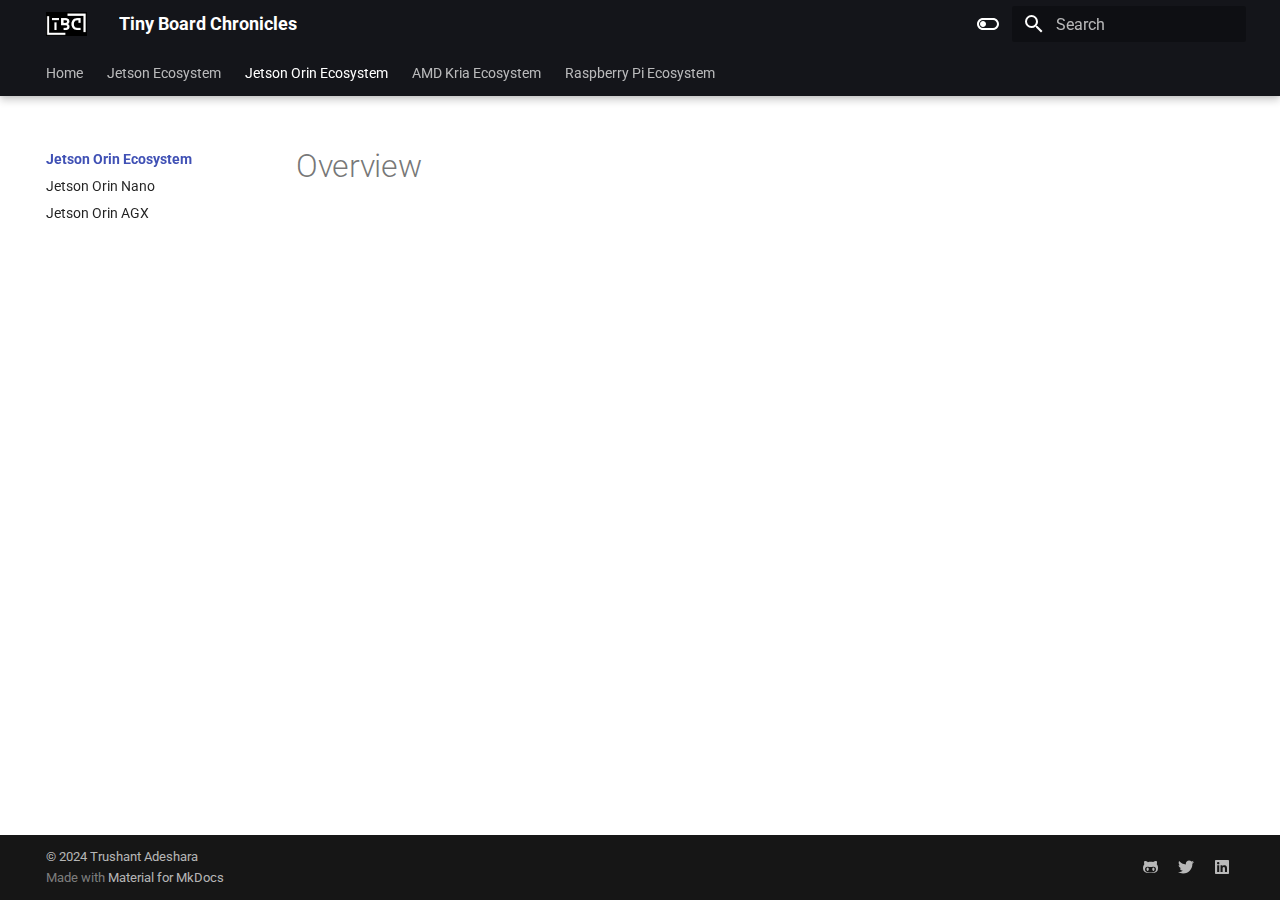
<file: jetson_orin/index.html>
<!doctype html>
<html lang="en" class="no-js">
  <head>
    
      <meta charset="utf-8">
      <meta name="viewport" content="width=device-width,initial-scale=1">
      
      
      
      
        <link rel="prev" href="../jetson/jetson_mate/">
      
      
        <link rel="next" href="jetson_orin_nano/">
      
      
      <link rel="icon" href="../assets/images/favicon.png">
      <meta name="generator" content="mkdocs-1.6.0, mkdocs-material-9.5.28">
    
    
      
        <title>Overview - Tiny Board Chronicles</title>
      
    
    
      <link rel="stylesheet" href="../assets/stylesheets/main.6543a935.min.css">
      
        
        <link rel="stylesheet" href="../assets/stylesheets/palette.06af60db.min.css">
      
      


    
    
      
    
    
      
        
        
        <link rel="preconnect" href="https://fonts.gstatic.com" crossorigin>
        <link rel="stylesheet" href="https://fonts.googleapis.com/css?family=Roboto:300,300i,400,400i,700,700i%7CRoboto+Mono:400,400i,700,700i&display=fallback">
        <style>:root{--md-text-font:"Roboto";--md-code-font:"Roboto Mono"}</style>
      
    
    
      <link rel="stylesheet" href="../assets/css/extra.css">
    
    <script>__md_scope=new URL("..",location),__md_hash=e=>[...e].reduce((e,_)=>(e<<5)-e+_.charCodeAt(0),0),__md_get=(e,_=localStorage,t=__md_scope)=>JSON.parse(_.getItem(t.pathname+"."+e)),__md_set=(e,_,t=localStorage,a=__md_scope)=>{try{t.setItem(a.pathname+"."+e,JSON.stringify(_))}catch(e){}}</script>
    
      

    
    
    
  </head>
  
  
    
    
      
    
    
    
    
    <body dir="ltr" data-md-color-scheme="default" data-md-color-primary="black" data-md-color-accent="purple">
  
    
    <input class="md-toggle" data-md-toggle="drawer" type="checkbox" id="__drawer" autocomplete="off">
    <input class="md-toggle" data-md-toggle="search" type="checkbox" id="__search" autocomplete="off">
    <label class="md-overlay" for="__drawer"></label>
    <div data-md-component="skip">
      
    </div>
    <div data-md-component="announce">
      
    </div>
    
    
      

  

<header class="md-header md-header--shadow md-header--lifted" data-md-component="header">
  <nav class="md-header__inner md-grid" aria-label="Header">
    <a href=".." title="Tiny Board Chronicles" class="md-header__button md-logo" aria-label="Tiny Board Chronicles" data-md-component="logo">
      
  <img src="../assets/img/logo.png" alt="logo">

    </a>
    <label class="md-header__button md-icon" for="__drawer">
      
      <svg xmlns="http://www.w3.org/2000/svg" viewBox="0 0 24 24"><path d="M3 6h18v2H3V6m0 5h18v2H3v-2m0 5h18v2H3v-2Z"/></svg>
    </label>
    <div class="md-header__title" data-md-component="header-title">
      <div class="md-header__ellipsis">
        <div class="md-header__topic">
          <span class="md-ellipsis">
            Tiny Board Chronicles
          </span>
        </div>
        <div class="md-header__topic" data-md-component="header-topic">
          <span class="md-ellipsis">
            
              Overview
            
          </span>
        </div>
      </div>
    </div>
    
      
        <form class="md-header__option" data-md-component="palette">
  
    
    
    
    <input class="md-option" data-md-color-media="" data-md-color-scheme="default" data-md-color-primary="black" data-md-color-accent="purple"  aria-label="Switch to dark mode"  type="radio" name="__palette" id="__palette_0">
    
      <label class="md-header__button md-icon" title="Switch to dark mode" for="__palette_1" hidden>
        <svg xmlns="http://www.w3.org/2000/svg" viewBox="0 0 24 24"><path d="M17 6H7c-3.31 0-6 2.69-6 6s2.69 6 6 6h10c3.31 0 6-2.69 6-6s-2.69-6-6-6zm0 10H7c-2.21 0-4-1.79-4-4s1.79-4 4-4h10c2.21 0 4 1.79 4 4s-1.79 4-4 4zM7 9c-1.66 0-3 1.34-3 3s1.34 3 3 3 3-1.34 3-3-1.34-3-3-3z"/></svg>
      </label>
    
  
    
    
    
    <input class="md-option" data-md-color-media="" data-md-color-scheme="slate" data-md-color-primary="black" data-md-color-accent="lime"  aria-label="Switch to light mode"  type="radio" name="__palette" id="__palette_1">
    
      <label class="md-header__button md-icon" title="Switch to light mode" for="__palette_0" hidden>
        <svg xmlns="http://www.w3.org/2000/svg" viewBox="0 0 24 24"><path d="M17 7H7a5 5 0 0 0-5 5 5 5 0 0 0 5 5h10a5 5 0 0 0 5-5 5 5 0 0 0-5-5m0 8a3 3 0 0 1-3-3 3 3 0 0 1 3-3 3 3 0 0 1 3 3 3 3 0 0 1-3 3Z"/></svg>
      </label>
    
  
</form>
      
    
    
      <script>var media,input,key,value,palette=__md_get("__palette");if(palette&&palette.color){"(prefers-color-scheme)"===palette.color.media&&(media=matchMedia("(prefers-color-scheme: light)"),input=document.querySelector(media.matches?"[data-md-color-media='(prefers-color-scheme: light)']":"[data-md-color-media='(prefers-color-scheme: dark)']"),palette.color.media=input.getAttribute("data-md-color-media"),palette.color.scheme=input.getAttribute("data-md-color-scheme"),palette.color.primary=input.getAttribute("data-md-color-primary"),palette.color.accent=input.getAttribute("data-md-color-accent"));for([key,value]of Object.entries(palette.color))document.body.setAttribute("data-md-color-"+key,value)}</script>
    
    
    
      <label class="md-header__button md-icon" for="__search">
        
        <svg xmlns="http://www.w3.org/2000/svg" viewBox="0 0 24 24"><path d="M9.5 3A6.5 6.5 0 0 1 16 9.5c0 1.61-.59 3.09-1.56 4.23l.27.27h.79l5 5-1.5 1.5-5-5v-.79l-.27-.27A6.516 6.516 0 0 1 9.5 16 6.5 6.5 0 0 1 3 9.5 6.5 6.5 0 0 1 9.5 3m0 2C7 5 5 7 5 9.5S7 14 9.5 14 14 12 14 9.5 12 5 9.5 5Z"/></svg>
      </label>
      <div class="md-search" data-md-component="search" role="dialog">
  <label class="md-search__overlay" for="__search"></label>
  <div class="md-search__inner" role="search">
    <form class="md-search__form" name="search">
      <input type="text" class="md-search__input" name="query" aria-label="Search" placeholder="Search" autocapitalize="off" autocorrect="off" autocomplete="off" spellcheck="false" data-md-component="search-query" required>
      <label class="md-search__icon md-icon" for="__search">
        
        <svg xmlns="http://www.w3.org/2000/svg" viewBox="0 0 24 24"><path d="M9.5 3A6.5 6.5 0 0 1 16 9.5c0 1.61-.59 3.09-1.56 4.23l.27.27h.79l5 5-1.5 1.5-5-5v-.79l-.27-.27A6.516 6.516 0 0 1 9.5 16 6.5 6.5 0 0 1 3 9.5 6.5 6.5 0 0 1 9.5 3m0 2C7 5 5 7 5 9.5S7 14 9.5 14 14 12 14 9.5 12 5 9.5 5Z"/></svg>
        
        <svg xmlns="http://www.w3.org/2000/svg" viewBox="0 0 24 24"><path d="M20 11v2H8l5.5 5.5-1.42 1.42L4.16 12l7.92-7.92L13.5 5.5 8 11h12Z"/></svg>
      </label>
      <nav class="md-search__options" aria-label="Search">
        
        <button type="reset" class="md-search__icon md-icon" title="Clear" aria-label="Clear" tabindex="-1">
          
          <svg xmlns="http://www.w3.org/2000/svg" viewBox="0 0 24 24"><path d="M19 6.41 17.59 5 12 10.59 6.41 5 5 6.41 10.59 12 5 17.59 6.41 19 12 13.41 17.59 19 19 17.59 13.41 12 19 6.41Z"/></svg>
        </button>
      </nav>
      
        <div class="md-search__suggest" data-md-component="search-suggest"></div>
      
    </form>
    <div class="md-search__output">
      <div class="md-search__scrollwrap" tabindex="0" data-md-scrollfix>
        <div class="md-search-result" data-md-component="search-result">
          <div class="md-search-result__meta">
            Initializing search
          </div>
          <ol class="md-search-result__list" role="presentation"></ol>
        </div>
      </div>
    </div>
  </div>
</div>
    
    
  </nav>
  
    
      
<nav class="md-tabs" aria-label="Tabs" data-md-component="tabs">
  <div class="md-grid">
    <ul class="md-tabs__list">
      
        
  
  
  
    <li class="md-tabs__item">
      <a href=".." class="md-tabs__link">
        
  
    
  
  Home

      </a>
    </li>
  

      
        
  
  
  
    
    
      <li class="md-tabs__item">
        <a href="../jetson/" class="md-tabs__link">
          
  
    
  
  Jetson Ecosystem

        </a>
      </li>
    
  

      
        
  
  
    
  
  
    
    
      <li class="md-tabs__item md-tabs__item--active">
        <a href="./" class="md-tabs__link">
          
  
    
  
  Jetson Orin Ecosystem

        </a>
      </li>
    
  

      
        
  
  
  
    
    
      <li class="md-tabs__item">
        <a href="../amd/" class="md-tabs__link">
          
  
    
  
  AMD Kria Ecosystem

        </a>
      </li>
    
  

      
        
  
  
  
    
    
      <li class="md-tabs__item">
        <a href="../rpi/" class="md-tabs__link">
          
  
    
  
  Raspberry Pi Ecosystem

        </a>
      </li>
    
  

      
    </ul>
  </div>
</nav>
    
  
</header>
    
    <div class="md-container" data-md-component="container">
      
      
        
      
      <main class="md-main" data-md-component="main">
        <div class="md-main__inner md-grid">
          
            
              
              <div class="md-sidebar md-sidebar--primary" data-md-component="sidebar" data-md-type="navigation" >
                <div class="md-sidebar__scrollwrap">
                  <div class="md-sidebar__inner">
                    


  


  

<nav class="md-nav md-nav--primary md-nav--lifted md-nav--integrated" aria-label="Navigation" data-md-level="0">
  <label class="md-nav__title" for="__drawer">
    <a href=".." title="Tiny Board Chronicles" class="md-nav__button md-logo" aria-label="Tiny Board Chronicles" data-md-component="logo">
      
  <img src="../assets/img/logo.png" alt="logo">

    </a>
    Tiny Board Chronicles
  </label>
  
  <ul class="md-nav__list" data-md-scrollfix>
    
      
      
  
  
  
  
    <li class="md-nav__item">
      <a href=".." class="md-nav__link">
        
  
  <span class="md-ellipsis">
    Home
  </span>
  

      </a>
    </li>
  

    
      
      
  
  
  
  
    
    
      
        
          
        
      
        
      
        
      
        
      
    
    
      
      
        
      
    
    
    <li class="md-nav__item md-nav__item--nested">
      
        
        
        <input class="md-nav__toggle md-toggle " type="checkbox" id="__nav_2" >
        
          
          
          <div class="md-nav__link md-nav__container">
            <a href="../jetson/" class="md-nav__link ">
              
  
  <span class="md-ellipsis">
    Jetson Ecosystem
  </span>
  

            </a>
            
              
              <label class="md-nav__link " for="__nav_2" id="__nav_2_label" tabindex="0">
                <span class="md-nav__icon md-icon"></span>
              </label>
            
          </div>
        
        <nav class="md-nav" data-md-level="1" aria-labelledby="__nav_2_label" aria-expanded="false">
          <label class="md-nav__title" for="__nav_2">
            <span class="md-nav__icon md-icon"></span>
            Jetson Ecosystem
          </label>
          <ul class="md-nav__list" data-md-scrollfix>
            
              
            
              
                
  
  
  
  
    <li class="md-nav__item">
      <a href="../jetson/jetson_nano2/" class="md-nav__link">
        
  
  <span class="md-ellipsis">
    Jetson Nano ( 2 GB )
  </span>
  

      </a>
    </li>
  

              
            
              
                
  
  
  
  
    <li class="md-nav__item">
      <a href="../jetson/jetson_nano4/" class="md-nav__link">
        
  
  <span class="md-ellipsis">
    Jetson Nano ( 4 GB )
  </span>
  

      </a>
    </li>
  

              
            
              
                
  
  
  
  
    <li class="md-nav__item">
      <a href="../jetson/jetson_mate/" class="md-nav__link">
        
  
  <span class="md-ellipsis">
    Jetson Mate Cluster
  </span>
  

      </a>
    </li>
  

              
            
          </ul>
        </nav>
      
    </li>
  

    
      
      
  
  
    
  
  
  
    
    
      
        
          
        
      
        
      
        
      
    
    
      
        
        
      
      
        
      
    
    
    <li class="md-nav__item md-nav__item--active md-nav__item--section md-nav__item--nested">
      
        
        
        <input class="md-nav__toggle md-toggle " type="checkbox" id="__nav_3" checked>
        
          
          
          <div class="md-nav__link md-nav__container">
            <a href="./" class="md-nav__link md-nav__link--active">
              
  
  <span class="md-ellipsis">
    Jetson Orin Ecosystem
  </span>
  

            </a>
            
              
              <label class="md-nav__link md-nav__link--active" for="__nav_3" id="__nav_3_label" tabindex="">
                <span class="md-nav__icon md-icon"></span>
              </label>
            
          </div>
        
        <nav class="md-nav" data-md-level="1" aria-labelledby="__nav_3_label" aria-expanded="true">
          <label class="md-nav__title" for="__nav_3">
            <span class="md-nav__icon md-icon"></span>
            Jetson Orin Ecosystem
          </label>
          <ul class="md-nav__list" data-md-scrollfix>
            
              
            
              
                
  
  
  
  
    <li class="md-nav__item">
      <a href="jetson_orin_nano/" class="md-nav__link">
        
  
  <span class="md-ellipsis">
    Jetson Orin Nano
  </span>
  

      </a>
    </li>
  

              
            
              
                
  
  
  
  
    <li class="md-nav__item">
      <a href="jetson_orin_agx/" class="md-nav__link">
        
  
  <span class="md-ellipsis">
    Jetson Orin AGX
  </span>
  

      </a>
    </li>
  

              
            
          </ul>
        </nav>
      
    </li>
  

    
      
      
  
  
  
  
    
    
      
        
          
        
      
        
      
    
    
      
      
        
      
    
    
    <li class="md-nav__item md-nav__item--nested">
      
        
        
        <input class="md-nav__toggle md-toggle " type="checkbox" id="__nav_4" >
        
          
          
          <div class="md-nav__link md-nav__container">
            <a href="../amd/" class="md-nav__link ">
              
  
  <span class="md-ellipsis">
    AMD Kria Ecosystem
  </span>
  

            </a>
            
              
              <label class="md-nav__link " for="__nav_4" id="__nav_4_label" tabindex="0">
                <span class="md-nav__icon md-icon"></span>
              </label>
            
          </div>
        
        <nav class="md-nav" data-md-level="1" aria-labelledby="__nav_4_label" aria-expanded="false">
          <label class="md-nav__title" for="__nav_4">
            <span class="md-nav__icon md-icon"></span>
            AMD Kria Ecosystem
          </label>
          <ul class="md-nav__list" data-md-scrollfix>
            
              
            
              
                
  
  
  
  
    <li class="md-nav__item">
      <a href="../amd/kr260/" class="md-nav__link">
        
  
  <span class="md-ellipsis">
    AMD Kria KR260
  </span>
  

      </a>
    </li>
  

              
            
          </ul>
        </nav>
      
    </li>
  

    
      
      
  
  
  
  
    
    
      
        
          
        
      
        
      
        
      
        
      
    
    
      
      
        
      
    
    
    <li class="md-nav__item md-nav__item--nested">
      
        
        
        <input class="md-nav__toggle md-toggle " type="checkbox" id="__nav_5" >
        
          
          
          <div class="md-nav__link md-nav__container">
            <a href="../rpi/" class="md-nav__link ">
              
  
  <span class="md-ellipsis">
    Raspberry Pi Ecosystem
  </span>
  

            </a>
            
              
              <label class="md-nav__link " for="__nav_5" id="__nav_5_label" tabindex="0">
                <span class="md-nav__icon md-icon"></span>
              </label>
            
          </div>
        
        <nav class="md-nav" data-md-level="1" aria-labelledby="__nav_5_label" aria-expanded="false">
          <label class="md-nav__title" for="__nav_5">
            <span class="md-nav__icon md-icon"></span>
            Raspberry Pi Ecosystem
          </label>
          <ul class="md-nav__list" data-md-scrollfix>
            
              
            
              
                
  
  
  
  
    <li class="md-nav__item">
      <a href="../rpi/zero/" class="md-nav__link">
        
  
  <span class="md-ellipsis">
    Raspberry Pi Zero
  </span>
  

      </a>
    </li>
  

              
            
              
                
  
  
  
  
    <li class="md-nav__item">
      <a href="../rpi/4_8gb/" class="md-nav__link">
        
  
  <span class="md-ellipsis">
    Raspberry Pi 4 ( 8 GB )
  </span>
  

      </a>
    </li>
  

              
            
              
                
  
  
  
  
    <li class="md-nav__item">
      <a href="../rpi/5_8gb/" class="md-nav__link">
        
  
  <span class="md-ellipsis">
    Raspberry Pi 5 ( 8 GB )
  </span>
  

      </a>
    </li>
  

              
            
          </ul>
        </nav>
      
    </li>
  

    
  </ul>
</nav>
                  </div>
                </div>
              </div>
            
            
          
          
            <div class="md-content" data-md-component="content">
              <article class="md-content__inner md-typeset">
                
                  


  <h1>Overview</h1>














                
              </article>
            </div>
          
          
  <script>var tabs=__md_get("__tabs");if(Array.isArray(tabs))e:for(var set of document.querySelectorAll(".tabbed-set")){var tab,labels=set.querySelector(".tabbed-labels");for(tab of tabs)for(var label of labels.getElementsByTagName("label"))if(label.innerText.trim()===tab){var input=document.getElementById(label.htmlFor);input.checked=!0;continue e}}</script>

<script>var target=document.getElementById(location.hash.slice(1));target&&target.name&&(target.checked=target.name.startsWith("__tabbed_"))</script>
        </div>
        
      </main>
      
        <footer class="md-footer">
  
  <div class="md-footer-meta md-typeset">
    <div class="md-footer-meta__inner md-grid">
      <div class="md-copyright">
  
    <div class="md-copyright__highlight">
      &copy; 2024 <a href="https://github.com/trushant05" target="_blank" rel="noopener">Trushant Adeshara</a>

    </div>
  
  
    Made with
    <a href="https://squidfunk.github.io/mkdocs-material/" target="_blank" rel="noopener">
      Material for MkDocs
    </a>
  
</div>
      
        <div class="md-social">
  
    
    
    
    
      
      
    
    <a href="https://github.com/trushant05" target="_blank" rel="noopener" title="github.com" class="md-social__link">
      <svg xmlns="http://www.w3.org/2000/svg" viewBox="0 0 480 512"><!--! Font Awesome Free 6.5.2 by @fontawesome - https://fontawesome.com License - https://fontawesome.com/license/free (Icons: CC BY 4.0, Fonts: SIL OFL 1.1, Code: MIT License) Copyright 2024 Fonticons, Inc.--><path d="M186.1 328.7c0 20.9-10.9 55.1-36.7 55.1s-36.7-34.2-36.7-55.1 10.9-55.1 36.7-55.1 36.7 34.2 36.7 55.1zM480 278.2c0 31.9-3.2 65.7-17.5 95-37.9 76.6-142.1 74.8-216.7 74.8-75.8 0-186.2 2.7-225.6-74.8-14.6-29-20.2-63.1-20.2-95 0-41.9 13.9-81.5 41.5-113.6-5.2-15.8-7.7-32.4-7.7-48.8 0-21.5 4.9-32.3 14.6-51.8 45.3 0 74.3 9 108.8 36 29-6.9 58.8-10 88.7-10 27 0 54.2 2.9 80.4 9.2 34-26.7 63-35.2 107.8-35.2 9.8 19.5 14.6 30.3 14.6 51.8 0 16.4-2.6 32.7-7.7 48.2 27.5 32.4 39 72.3 39 114.2zm-64.3 50.5c0-43.9-26.7-82.6-73.5-82.6-18.9 0-37 3.4-56 6-14.9 2.3-29.8 3.2-45.1 3.2-15.2 0-30.1-.9-45.1-3.2-18.7-2.6-37-6-56-6-46.8 0-73.5 38.7-73.5 82.6 0 87.8 80.4 101.3 150.4 101.3h48.2c70.3 0 150.6-13.4 150.6-101.3zm-82.6-55.1c-25.8 0-36.7 34.2-36.7 55.1s10.9 55.1 36.7 55.1 36.7-34.2 36.7-55.1-10.9-55.1-36.7-55.1z"/></svg>
    </a>
  
    
    
    
    
      
      
    
    <a href="https://twitter.com/_trushant_" target="_blank" rel="noopener" title="twitter.com" class="md-social__link">
      <svg xmlns="http://www.w3.org/2000/svg" viewBox="0 0 512 512"><!--! Font Awesome Free 6.5.2 by @fontawesome - https://fontawesome.com License - https://fontawesome.com/license/free (Icons: CC BY 4.0, Fonts: SIL OFL 1.1, Code: MIT License) Copyright 2024 Fonticons, Inc.--><path d="M459.37 151.716c.325 4.548.325 9.097.325 13.645 0 138.72-105.583 298.558-298.558 298.558-59.452 0-114.68-17.219-161.137-47.106 8.447.974 16.568 1.299 25.34 1.299 49.055 0 94.213-16.568 130.274-44.832-46.132-.975-84.792-31.188-98.112-72.772 6.498.974 12.995 1.624 19.818 1.624 9.421 0 18.843-1.3 27.614-3.573-48.081-9.747-84.143-51.98-84.143-102.985v-1.299c13.969 7.797 30.214 12.67 47.431 13.319-28.264-18.843-46.781-51.005-46.781-87.391 0-19.492 5.197-37.36 14.294-52.954 51.655 63.675 129.3 105.258 216.365 109.807-1.624-7.797-2.599-15.918-2.599-24.04 0-57.828 46.782-104.934 104.934-104.934 30.213 0 57.502 12.67 76.67 33.137 23.715-4.548 46.456-13.32 66.599-25.34-7.798 24.366-24.366 44.833-46.132 57.827 21.117-2.273 41.584-8.122 60.426-16.243-14.292 20.791-32.161 39.308-52.628 54.253z"/></svg>
    </a>
  
    
    
    
    
      
      
    
    <a href="https://www.linkedin.com/in/trushant-adeshara" target="_blank" rel="noopener" title="www.linkedin.com" class="md-social__link">
      <svg xmlns="http://www.w3.org/2000/svg" viewBox="0 0 448 512"><!--! Font Awesome Free 6.5.2 by @fontawesome - https://fontawesome.com License - https://fontawesome.com/license/free (Icons: CC BY 4.0, Fonts: SIL OFL 1.1, Code: MIT License) Copyright 2024 Fonticons, Inc.--><path d="M416 32H31.9C14.3 32 0 46.5 0 64.3v383.4C0 465.5 14.3 480 31.9 480H416c17.6 0 32-14.5 32-32.3V64.3c0-17.8-14.4-32.3-32-32.3zM135.4 416H69V202.2h66.5V416zm-33.2-243c-21.3 0-38.5-17.3-38.5-38.5S80.9 96 102.2 96c21.2 0 38.5 17.3 38.5 38.5 0 21.3-17.2 38.5-38.5 38.5zm282.1 243h-66.4V312c0-24.8-.5-56.7-34.5-56.7-34.6 0-39.9 27-39.9 54.9V416h-66.4V202.2h63.7v29.2h.9c8.9-16.8 30.6-34.5 62.9-34.5 67.2 0 79.7 44.3 79.7 101.9V416z"/></svg>
    </a>
  
</div>
      
    </div>
  </div>
</footer>
      
    </div>
    <div class="md-dialog" data-md-component="dialog">
      <div class="md-dialog__inner md-typeset"></div>
    </div>
    
    
    <script id="__config" type="application/json">{"base": "..", "features": ["navigation.tabs", "navigation.tabs.sticky", "navigation.sections", "navigation.path", "navigation.indexes", "toc.integrate", "search.suggest", "search.highlight", "content.tabs.link", "content.code.annotation", "content.code.copy"], "search": "../assets/javascripts/workers/search.b8dbb3d2.min.js", "translations": {"clipboard.copied": "Copied to clipboard", "clipboard.copy": "Copy to clipboard", "search.result.more.one": "1 more on this page", "search.result.more.other": "# more on this page", "search.result.none": "No matching documents", "search.result.one": "1 matching document", "search.result.other": "# matching documents", "search.result.placeholder": "Type to start searching", "search.result.term.missing": "Missing", "select.version": "Select version"}}</script>
    
    
      <script src="../assets/javascripts/bundle.fe8b6f2b.min.js"></script>
      
    
  </body>
</html>
</file>
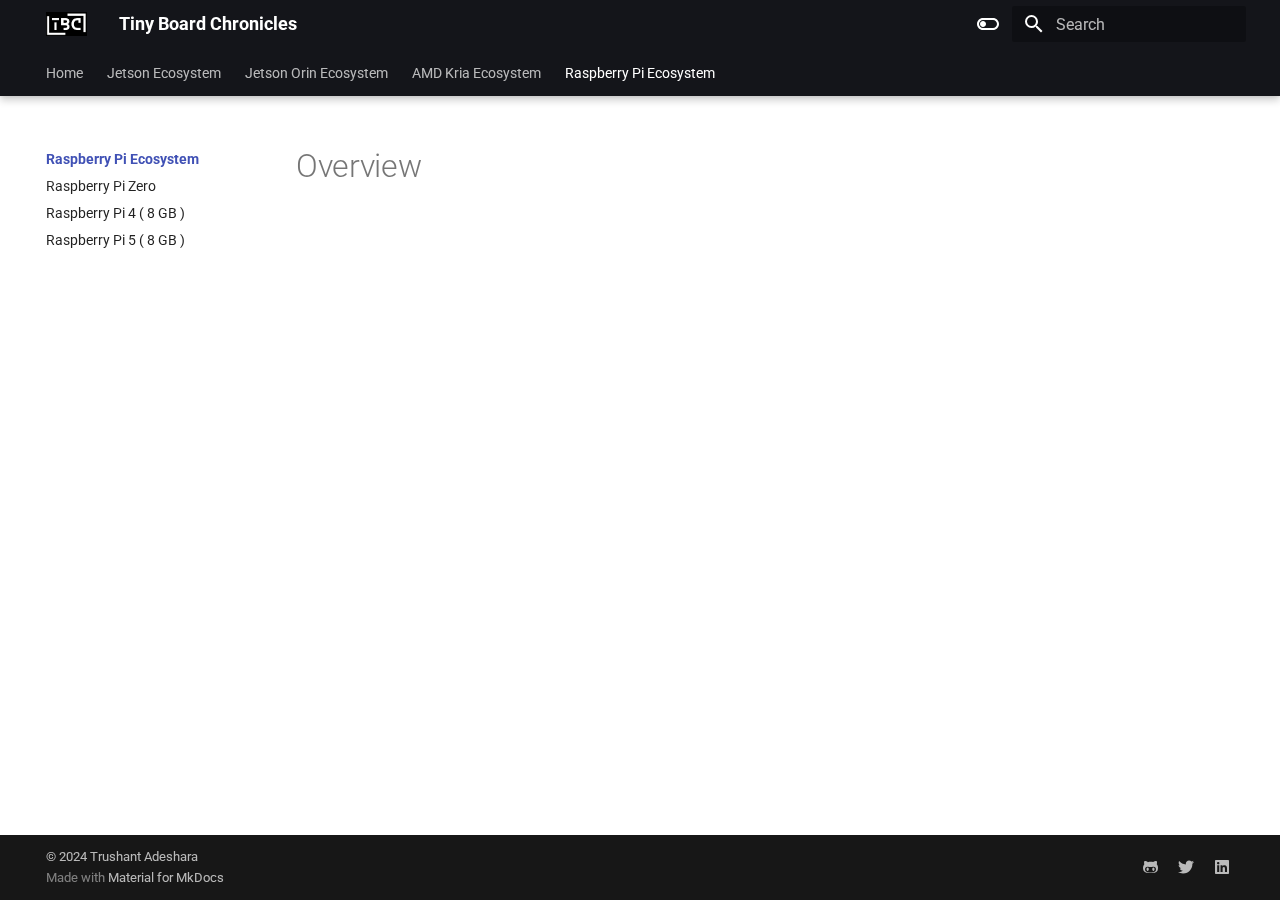
<file: rpi/index.html>
<!doctype html>
<html lang="en" class="no-js">
  <head>
    
      <meta charset="utf-8">
      <meta name="viewport" content="width=device-width,initial-scale=1">
      
      
      
      
        <link rel="prev" href="../amd/kr260/">
      
      
        <link rel="next" href="zero/">
      
      
      <link rel="icon" href="../assets/images/favicon.png">
      <meta name="generator" content="mkdocs-1.6.0, mkdocs-material-9.5.28">
    
    
      
        <title>Overview - Tiny Board Chronicles</title>
      
    
    
      <link rel="stylesheet" href="../assets/stylesheets/main.6543a935.min.css">
      
        
        <link rel="stylesheet" href="../assets/stylesheets/palette.06af60db.min.css">
      
      


    
    
      
    
    
      
        
        
        <link rel="preconnect" href="https://fonts.gstatic.com" crossorigin>
        <link rel="stylesheet" href="https://fonts.googleapis.com/css?family=Roboto:300,300i,400,400i,700,700i%7CRoboto+Mono:400,400i,700,700i&display=fallback">
        <style>:root{--md-text-font:"Roboto";--md-code-font:"Roboto Mono"}</style>
      
    
    
      <link rel="stylesheet" href="../assets/css/extra.css">
    
    <script>__md_scope=new URL("..",location),__md_hash=e=>[...e].reduce((e,_)=>(e<<5)-e+_.charCodeAt(0),0),__md_get=(e,_=localStorage,t=__md_scope)=>JSON.parse(_.getItem(t.pathname+"."+e)),__md_set=(e,_,t=localStorage,a=__md_scope)=>{try{t.setItem(a.pathname+"."+e,JSON.stringify(_))}catch(e){}}</script>
    
      

    
    
    
  </head>
  
  
    
    
      
    
    
    
    
    <body dir="ltr" data-md-color-scheme="default" data-md-color-primary="black" data-md-color-accent="purple">
  
    
    <input class="md-toggle" data-md-toggle="drawer" type="checkbox" id="__drawer" autocomplete="off">
    <input class="md-toggle" data-md-toggle="search" type="checkbox" id="__search" autocomplete="off">
    <label class="md-overlay" for="__drawer"></label>
    <div data-md-component="skip">
      
        
        <a href="#overview" class="md-skip">
          Skip to content
        </a>
      
    </div>
    <div data-md-component="announce">
      
    </div>
    
    
      

  

<header class="md-header md-header--shadow md-header--lifted" data-md-component="header">
  <nav class="md-header__inner md-grid" aria-label="Header">
    <a href=".." title="Tiny Board Chronicles" class="md-header__button md-logo" aria-label="Tiny Board Chronicles" data-md-component="logo">
      
  <img src="../assets/img/logo.png" alt="logo">

    </a>
    <label class="md-header__button md-icon" for="__drawer">
      
      <svg xmlns="http://www.w3.org/2000/svg" viewBox="0 0 24 24"><path d="M3 6h18v2H3V6m0 5h18v2H3v-2m0 5h18v2H3v-2Z"/></svg>
    </label>
    <div class="md-header__title" data-md-component="header-title">
      <div class="md-header__ellipsis">
        <div class="md-header__topic">
          <span class="md-ellipsis">
            Tiny Board Chronicles
          </span>
        </div>
        <div class="md-header__topic" data-md-component="header-topic">
          <span class="md-ellipsis">
            
              Overview
            
          </span>
        </div>
      </div>
    </div>
    
      
        <form class="md-header__option" data-md-component="palette">
  
    
    
    
    <input class="md-option" data-md-color-media="" data-md-color-scheme="default" data-md-color-primary="black" data-md-color-accent="purple"  aria-label="Switch to dark mode"  type="radio" name="__palette" id="__palette_0">
    
      <label class="md-header__button md-icon" title="Switch to dark mode" for="__palette_1" hidden>
        <svg xmlns="http://www.w3.org/2000/svg" viewBox="0 0 24 24"><path d="M17 6H7c-3.31 0-6 2.69-6 6s2.69 6 6 6h10c3.31 0 6-2.69 6-6s-2.69-6-6-6zm0 10H7c-2.21 0-4-1.79-4-4s1.79-4 4-4h10c2.21 0 4 1.79 4 4s-1.79 4-4 4zM7 9c-1.66 0-3 1.34-3 3s1.34 3 3 3 3-1.34 3-3-1.34-3-3-3z"/></svg>
      </label>
    
  
    
    
    
    <input class="md-option" data-md-color-media="" data-md-color-scheme="slate" data-md-color-primary="black" data-md-color-accent="lime"  aria-label="Switch to light mode"  type="radio" name="__palette" id="__palette_1">
    
      <label class="md-header__button md-icon" title="Switch to light mode" for="__palette_0" hidden>
        <svg xmlns="http://www.w3.org/2000/svg" viewBox="0 0 24 24"><path d="M17 7H7a5 5 0 0 0-5 5 5 5 0 0 0 5 5h10a5 5 0 0 0 5-5 5 5 0 0 0-5-5m0 8a3 3 0 0 1-3-3 3 3 0 0 1 3-3 3 3 0 0 1 3 3 3 3 0 0 1-3 3Z"/></svg>
      </label>
    
  
</form>
      
    
    
      <script>var media,input,key,value,palette=__md_get("__palette");if(palette&&palette.color){"(prefers-color-scheme)"===palette.color.media&&(media=matchMedia("(prefers-color-scheme: light)"),input=document.querySelector(media.matches?"[data-md-color-media='(prefers-color-scheme: light)']":"[data-md-color-media='(prefers-color-scheme: dark)']"),palette.color.media=input.getAttribute("data-md-color-media"),palette.color.scheme=input.getAttribute("data-md-color-scheme"),palette.color.primary=input.getAttribute("data-md-color-primary"),palette.color.accent=input.getAttribute("data-md-color-accent"));for([key,value]of Object.entries(palette.color))document.body.setAttribute("data-md-color-"+key,value)}</script>
    
    
    
      <label class="md-header__button md-icon" for="__search">
        
        <svg xmlns="http://www.w3.org/2000/svg" viewBox="0 0 24 24"><path d="M9.5 3A6.5 6.5 0 0 1 16 9.5c0 1.61-.59 3.09-1.56 4.23l.27.27h.79l5 5-1.5 1.5-5-5v-.79l-.27-.27A6.516 6.516 0 0 1 9.5 16 6.5 6.5 0 0 1 3 9.5 6.5 6.5 0 0 1 9.5 3m0 2C7 5 5 7 5 9.5S7 14 9.5 14 14 12 14 9.5 12 5 9.5 5Z"/></svg>
      </label>
      <div class="md-search" data-md-component="search" role="dialog">
  <label class="md-search__overlay" for="__search"></label>
  <div class="md-search__inner" role="search">
    <form class="md-search__form" name="search">
      <input type="text" class="md-search__input" name="query" aria-label="Search" placeholder="Search" autocapitalize="off" autocorrect="off" autocomplete="off" spellcheck="false" data-md-component="search-query" required>
      <label class="md-search__icon md-icon" for="__search">
        
        <svg xmlns="http://www.w3.org/2000/svg" viewBox="0 0 24 24"><path d="M9.5 3A6.5 6.5 0 0 1 16 9.5c0 1.61-.59 3.09-1.56 4.23l.27.27h.79l5 5-1.5 1.5-5-5v-.79l-.27-.27A6.516 6.516 0 0 1 9.5 16 6.5 6.5 0 0 1 3 9.5 6.5 6.5 0 0 1 9.5 3m0 2C7 5 5 7 5 9.5S7 14 9.5 14 14 12 14 9.5 12 5 9.5 5Z"/></svg>
        
        <svg xmlns="http://www.w3.org/2000/svg" viewBox="0 0 24 24"><path d="M20 11v2H8l5.5 5.5-1.42 1.42L4.16 12l7.92-7.92L13.5 5.5 8 11h12Z"/></svg>
      </label>
      <nav class="md-search__options" aria-label="Search">
        
        <button type="reset" class="md-search__icon md-icon" title="Clear" aria-label="Clear" tabindex="-1">
          
          <svg xmlns="http://www.w3.org/2000/svg" viewBox="0 0 24 24"><path d="M19 6.41 17.59 5 12 10.59 6.41 5 5 6.41 10.59 12 5 17.59 6.41 19 12 13.41 17.59 19 19 17.59 13.41 12 19 6.41Z"/></svg>
        </button>
      </nav>
      
        <div class="md-search__suggest" data-md-component="search-suggest"></div>
      
    </form>
    <div class="md-search__output">
      <div class="md-search__scrollwrap" tabindex="0" data-md-scrollfix>
        <div class="md-search-result" data-md-component="search-result">
          <div class="md-search-result__meta">
            Initializing search
          </div>
          <ol class="md-search-result__list" role="presentation"></ol>
        </div>
      </div>
    </div>
  </div>
</div>
    
    
  </nav>
  
    
      
<nav class="md-tabs" aria-label="Tabs" data-md-component="tabs">
  <div class="md-grid">
    <ul class="md-tabs__list">
      
        
  
  
  
    <li class="md-tabs__item">
      <a href=".." class="md-tabs__link">
        
  
    
  
  Home

      </a>
    </li>
  

      
        
  
  
  
    
    
      <li class="md-tabs__item">
        <a href="../jetson/" class="md-tabs__link">
          
  
    
  
  Jetson Ecosystem

        </a>
      </li>
    
  

      
        
  
  
  
    
    
      <li class="md-tabs__item">
        <a href="../jetson_orin/" class="md-tabs__link">
          
  
    
  
  Jetson Orin Ecosystem

        </a>
      </li>
    
  

      
        
  
  
  
    
    
      <li class="md-tabs__item">
        <a href="../amd/" class="md-tabs__link">
          
  
    
  
  AMD Kria Ecosystem

        </a>
      </li>
    
  

      
        
  
  
    
  
  
    
    
      <li class="md-tabs__item md-tabs__item--active">
        <a href="./" class="md-tabs__link">
          
  
    
  
  Raspberry Pi Ecosystem

        </a>
      </li>
    
  

      
    </ul>
  </div>
</nav>
    
  
</header>
    
    <div class="md-container" data-md-component="container">
      
      
        
      
      <main class="md-main" data-md-component="main">
        <div class="md-main__inner md-grid">
          
            
              
              <div class="md-sidebar md-sidebar--primary" data-md-component="sidebar" data-md-type="navigation" >
                <div class="md-sidebar__scrollwrap">
                  <div class="md-sidebar__inner">
                    


  


  

<nav class="md-nav md-nav--primary md-nav--lifted md-nav--integrated" aria-label="Navigation" data-md-level="0">
  <label class="md-nav__title" for="__drawer">
    <a href=".." title="Tiny Board Chronicles" class="md-nav__button md-logo" aria-label="Tiny Board Chronicles" data-md-component="logo">
      
  <img src="../assets/img/logo.png" alt="logo">

    </a>
    Tiny Board Chronicles
  </label>
  
  <ul class="md-nav__list" data-md-scrollfix>
    
      
      
  
  
  
  
    <li class="md-nav__item">
      <a href=".." class="md-nav__link">
        
  
  <span class="md-ellipsis">
    Home
  </span>
  

      </a>
    </li>
  

    
      
      
  
  
  
  
    
    
      
        
          
        
      
        
      
        
      
        
      
    
    
      
      
        
      
    
    
    <li class="md-nav__item md-nav__item--nested">
      
        
        
        <input class="md-nav__toggle md-toggle " type="checkbox" id="__nav_2" >
        
          
          
          <div class="md-nav__link md-nav__container">
            <a href="../jetson/" class="md-nav__link ">
              
  
  <span class="md-ellipsis">
    Jetson Ecosystem
  </span>
  

            </a>
            
              
              <label class="md-nav__link " for="__nav_2" id="__nav_2_label" tabindex="0">
                <span class="md-nav__icon md-icon"></span>
              </label>
            
          </div>
        
        <nav class="md-nav" data-md-level="1" aria-labelledby="__nav_2_label" aria-expanded="false">
          <label class="md-nav__title" for="__nav_2">
            <span class="md-nav__icon md-icon"></span>
            Jetson Ecosystem
          </label>
          <ul class="md-nav__list" data-md-scrollfix>
            
              
            
              
                
  
  
  
  
    <li class="md-nav__item">
      <a href="../jetson/jetson_nano2/" class="md-nav__link">
        
  
  <span class="md-ellipsis">
    Jetson Nano ( 2 GB )
  </span>
  

      </a>
    </li>
  

              
            
              
                
  
  
  
  
    <li class="md-nav__item">
      <a href="../jetson/jetson_nano4/" class="md-nav__link">
        
  
  <span class="md-ellipsis">
    Jetson Nano ( 4 GB )
  </span>
  

      </a>
    </li>
  

              
            
              
                
  
  
  
  
    <li class="md-nav__item">
      <a href="../jetson/jetson_mate/" class="md-nav__link">
        
  
  <span class="md-ellipsis">
    Jetson Mate Cluster
  </span>
  

      </a>
    </li>
  

              
            
          </ul>
        </nav>
      
    </li>
  

    
      
      
  
  
  
  
    
    
      
        
          
        
      
        
      
        
      
    
    
      
      
        
      
    
    
    <li class="md-nav__item md-nav__item--nested">
      
        
        
        <input class="md-nav__toggle md-toggle " type="checkbox" id="__nav_3" >
        
          
          
          <div class="md-nav__link md-nav__container">
            <a href="../jetson_orin/" class="md-nav__link ">
              
  
  <span class="md-ellipsis">
    Jetson Orin Ecosystem
  </span>
  

            </a>
            
              
              <label class="md-nav__link " for="__nav_3" id="__nav_3_label" tabindex="0">
                <span class="md-nav__icon md-icon"></span>
              </label>
            
          </div>
        
        <nav class="md-nav" data-md-level="1" aria-labelledby="__nav_3_label" aria-expanded="false">
          <label class="md-nav__title" for="__nav_3">
            <span class="md-nav__icon md-icon"></span>
            Jetson Orin Ecosystem
          </label>
          <ul class="md-nav__list" data-md-scrollfix>
            
              
            
              
                
  
  
  
  
    <li class="md-nav__item">
      <a href="../jetson_orin/jetson_orin_nano/" class="md-nav__link">
        
  
  <span class="md-ellipsis">
    Jetson Orin Nano
  </span>
  

      </a>
    </li>
  

              
            
              
                
  
  
  
  
    <li class="md-nav__item">
      <a href="../jetson_orin/jetson_orin_agx/" class="md-nav__link">
        
  
  <span class="md-ellipsis">
    Jetson Orin AGX
  </span>
  

      </a>
    </li>
  

              
            
          </ul>
        </nav>
      
    </li>
  

    
      
      
  
  
  
  
    
    
      
        
          
        
      
        
      
    
    
      
      
        
      
    
    
    <li class="md-nav__item md-nav__item--nested">
      
        
        
        <input class="md-nav__toggle md-toggle " type="checkbox" id="__nav_4" >
        
          
          
          <div class="md-nav__link md-nav__container">
            <a href="../amd/" class="md-nav__link ">
              
  
  <span class="md-ellipsis">
    AMD Kria Ecosystem
  </span>
  

            </a>
            
              
              <label class="md-nav__link " for="__nav_4" id="__nav_4_label" tabindex="0">
                <span class="md-nav__icon md-icon"></span>
              </label>
            
          </div>
        
        <nav class="md-nav" data-md-level="1" aria-labelledby="__nav_4_label" aria-expanded="false">
          <label class="md-nav__title" for="__nav_4">
            <span class="md-nav__icon md-icon"></span>
            AMD Kria Ecosystem
          </label>
          <ul class="md-nav__list" data-md-scrollfix>
            
              
            
              
                
  
  
  
  
    <li class="md-nav__item">
      <a href="../amd/kr260/" class="md-nav__link">
        
  
  <span class="md-ellipsis">
    AMD Kria KR260
  </span>
  

      </a>
    </li>
  

              
            
          </ul>
        </nav>
      
    </li>
  

    
      
      
  
  
    
  
  
  
    
    
      
        
          
        
      
        
      
        
      
        
      
    
    
      
        
        
      
      
        
      
    
    
    <li class="md-nav__item md-nav__item--active md-nav__item--section md-nav__item--nested">
      
        
        
        <input class="md-nav__toggle md-toggle " type="checkbox" id="__nav_5" checked>
        
          
          
          <div class="md-nav__link md-nav__container">
            <a href="./" class="md-nav__link md-nav__link--active">
              
  
  <span class="md-ellipsis">
    Raspberry Pi Ecosystem
  </span>
  

            </a>
            
              
              <label class="md-nav__link md-nav__link--active" for="__nav_5" id="__nav_5_label" tabindex="">
                <span class="md-nav__icon md-icon"></span>
              </label>
            
          </div>
        
        <nav class="md-nav" data-md-level="1" aria-labelledby="__nav_5_label" aria-expanded="true">
          <label class="md-nav__title" for="__nav_5">
            <span class="md-nav__icon md-icon"></span>
            Raspberry Pi Ecosystem
          </label>
          <ul class="md-nav__list" data-md-scrollfix>
            
              
            
              
                
  
  
  
  
    <li class="md-nav__item">
      <a href="zero/" class="md-nav__link">
        
  
  <span class="md-ellipsis">
    Raspberry Pi Zero
  </span>
  

      </a>
    </li>
  

              
            
              
                
  
  
  
  
    <li class="md-nav__item">
      <a href="4_8gb/" class="md-nav__link">
        
  
  <span class="md-ellipsis">
    Raspberry Pi 4 ( 8 GB )
  </span>
  

      </a>
    </li>
  

              
            
              
                
  
  
  
  
    <li class="md-nav__item">
      <a href="5_8gb/" class="md-nav__link">
        
  
  <span class="md-ellipsis">
    Raspberry Pi 5 ( 8 GB )
  </span>
  

      </a>
    </li>
  

              
            
          </ul>
        </nav>
      
    </li>
  

    
  </ul>
</nav>
                  </div>
                </div>
              </div>
            
            
          
          
            <div class="md-content" data-md-component="content">
              <article class="md-content__inner md-typeset">
                
                  


<h1 id="overview">Overview</h1>












                
              </article>
            </div>
          
          
  <script>var tabs=__md_get("__tabs");if(Array.isArray(tabs))e:for(var set of document.querySelectorAll(".tabbed-set")){var tab,labels=set.querySelector(".tabbed-labels");for(tab of tabs)for(var label of labels.getElementsByTagName("label"))if(label.innerText.trim()===tab){var input=document.getElementById(label.htmlFor);input.checked=!0;continue e}}</script>

<script>var target=document.getElementById(location.hash.slice(1));target&&target.name&&(target.checked=target.name.startsWith("__tabbed_"))</script>
        </div>
        
      </main>
      
        <footer class="md-footer">
  
  <div class="md-footer-meta md-typeset">
    <div class="md-footer-meta__inner md-grid">
      <div class="md-copyright">
  
    <div class="md-copyright__highlight">
      &copy; 2024 <a href="https://github.com/trushant05" target="_blank" rel="noopener">Trushant Adeshara</a>

    </div>
  
  
    Made with
    <a href="https://squidfunk.github.io/mkdocs-material/" target="_blank" rel="noopener">
      Material for MkDocs
    </a>
  
</div>
      
        <div class="md-social">
  
    
    
    
    
      
      
    
    <a href="https://github.com/trushant05" target="_blank" rel="noopener" title="github.com" class="md-social__link">
      <svg xmlns="http://www.w3.org/2000/svg" viewBox="0 0 480 512"><!--! Font Awesome Free 6.5.2 by @fontawesome - https://fontawesome.com License - https://fontawesome.com/license/free (Icons: CC BY 4.0, Fonts: SIL OFL 1.1, Code: MIT License) Copyright 2024 Fonticons, Inc.--><path d="M186.1 328.7c0 20.9-10.9 55.1-36.7 55.1s-36.7-34.2-36.7-55.1 10.9-55.1 36.7-55.1 36.7 34.2 36.7 55.1zM480 278.2c0 31.9-3.2 65.7-17.5 95-37.9 76.6-142.1 74.8-216.7 74.8-75.8 0-186.2 2.7-225.6-74.8-14.6-29-20.2-63.1-20.2-95 0-41.9 13.9-81.5 41.5-113.6-5.2-15.8-7.7-32.4-7.7-48.8 0-21.5 4.9-32.3 14.6-51.8 45.3 0 74.3 9 108.8 36 29-6.9 58.8-10 88.7-10 27 0 54.2 2.9 80.4 9.2 34-26.7 63-35.2 107.8-35.2 9.8 19.5 14.6 30.3 14.6 51.8 0 16.4-2.6 32.7-7.7 48.2 27.5 32.4 39 72.3 39 114.2zm-64.3 50.5c0-43.9-26.7-82.6-73.5-82.6-18.9 0-37 3.4-56 6-14.9 2.3-29.8 3.2-45.1 3.2-15.2 0-30.1-.9-45.1-3.2-18.7-2.6-37-6-56-6-46.8 0-73.5 38.7-73.5 82.6 0 87.8 80.4 101.3 150.4 101.3h48.2c70.3 0 150.6-13.4 150.6-101.3zm-82.6-55.1c-25.8 0-36.7 34.2-36.7 55.1s10.9 55.1 36.7 55.1 36.7-34.2 36.7-55.1-10.9-55.1-36.7-55.1z"/></svg>
    </a>
  
    
    
    
    
      
      
    
    <a href="https://twitter.com/_trushant_" target="_blank" rel="noopener" title="twitter.com" class="md-social__link">
      <svg xmlns="http://www.w3.org/2000/svg" viewBox="0 0 512 512"><!--! Font Awesome Free 6.5.2 by @fontawesome - https://fontawesome.com License - https://fontawesome.com/license/free (Icons: CC BY 4.0, Fonts: SIL OFL 1.1, Code: MIT License) Copyright 2024 Fonticons, Inc.--><path d="M459.37 151.716c.325 4.548.325 9.097.325 13.645 0 138.72-105.583 298.558-298.558 298.558-59.452 0-114.68-17.219-161.137-47.106 8.447.974 16.568 1.299 25.34 1.299 49.055 0 94.213-16.568 130.274-44.832-46.132-.975-84.792-31.188-98.112-72.772 6.498.974 12.995 1.624 19.818 1.624 9.421 0 18.843-1.3 27.614-3.573-48.081-9.747-84.143-51.98-84.143-102.985v-1.299c13.969 7.797 30.214 12.67 47.431 13.319-28.264-18.843-46.781-51.005-46.781-87.391 0-19.492 5.197-37.36 14.294-52.954 51.655 63.675 129.3 105.258 216.365 109.807-1.624-7.797-2.599-15.918-2.599-24.04 0-57.828 46.782-104.934 104.934-104.934 30.213 0 57.502 12.67 76.67 33.137 23.715-4.548 46.456-13.32 66.599-25.34-7.798 24.366-24.366 44.833-46.132 57.827 21.117-2.273 41.584-8.122 60.426-16.243-14.292 20.791-32.161 39.308-52.628 54.253z"/></svg>
    </a>
  
    
    
    
    
      
      
    
    <a href="https://www.linkedin.com/in/trushant-adeshara" target="_blank" rel="noopener" title="www.linkedin.com" class="md-social__link">
      <svg xmlns="http://www.w3.org/2000/svg" viewBox="0 0 448 512"><!--! Font Awesome Free 6.5.2 by @fontawesome - https://fontawesome.com License - https://fontawesome.com/license/free (Icons: CC BY 4.0, Fonts: SIL OFL 1.1, Code: MIT License) Copyright 2024 Fonticons, Inc.--><path d="M416 32H31.9C14.3 32 0 46.5 0 64.3v383.4C0 465.5 14.3 480 31.9 480H416c17.6 0 32-14.5 32-32.3V64.3c0-17.8-14.4-32.3-32-32.3zM135.4 416H69V202.2h66.5V416zm-33.2-243c-21.3 0-38.5-17.3-38.5-38.5S80.9 96 102.2 96c21.2 0 38.5 17.3 38.5 38.5 0 21.3-17.2 38.5-38.5 38.5zm282.1 243h-66.4V312c0-24.8-.5-56.7-34.5-56.7-34.6 0-39.9 27-39.9 54.9V416h-66.4V202.2h63.7v29.2h.9c8.9-16.8 30.6-34.5 62.9-34.5 67.2 0 79.7 44.3 79.7 101.9V416z"/></svg>
    </a>
  
</div>
      
    </div>
  </div>
</footer>
      
    </div>
    <div class="md-dialog" data-md-component="dialog">
      <div class="md-dialog__inner md-typeset"></div>
    </div>
    
    
    <script id="__config" type="application/json">{"base": "..", "features": ["navigation.tabs", "navigation.tabs.sticky", "navigation.sections", "navigation.path", "navigation.indexes", "toc.integrate", "search.suggest", "search.highlight", "content.tabs.link", "content.code.annotation", "content.code.copy"], "search": "../assets/javascripts/workers/search.b8dbb3d2.min.js", "translations": {"clipboard.copied": "Copied to clipboard", "clipboard.copy": "Copy to clipboard", "search.result.more.one": "1 more on this page", "search.result.more.other": "# more on this page", "search.result.none": "No matching documents", "search.result.one": "1 matching document", "search.result.other": "# matching documents", "search.result.placeholder": "Type to start searching", "search.result.term.missing": "Missing", "select.version": "Select version"}}</script>
    
    
      <script src="../assets/javascripts/bundle.fe8b6f2b.min.js"></script>
      
    
  </body>
</html>
</file>
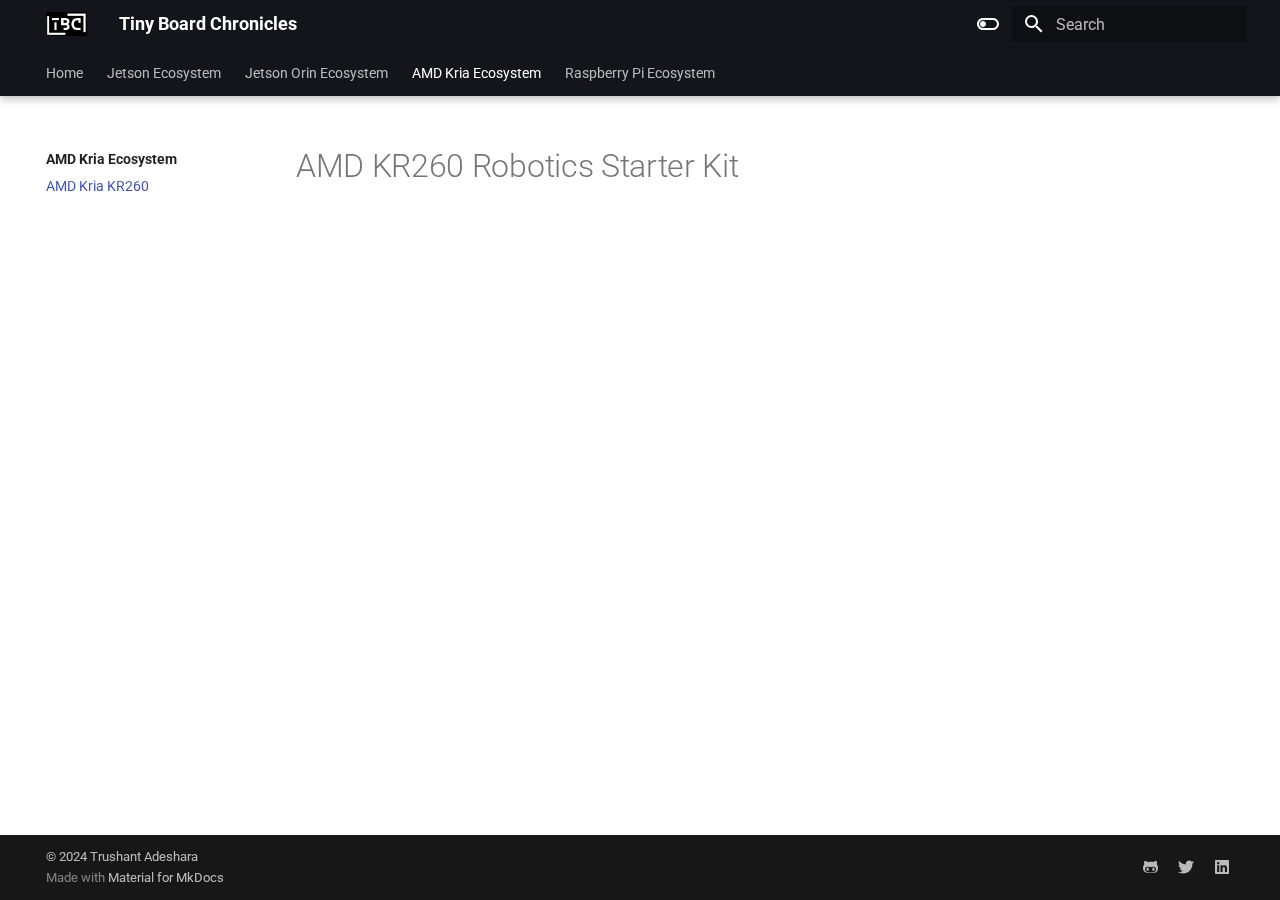
<file: amd/kr260/index.html>
<!doctype html>
<html lang="en" class="no-js">
  <head>
    
      <meta charset="utf-8">
      <meta name="viewport" content="width=device-width,initial-scale=1">
      
      
      
      
        <link rel="prev" href="../">
      
      
        <link rel="next" href="../../rpi/">
      
      
      <link rel="icon" href="../../assets/images/favicon.png">
      <meta name="generator" content="mkdocs-1.6.0, mkdocs-material-9.5.28">
    
    
      
        <title>AMD Kria KR260 - Tiny Board Chronicles</title>
      
    
    
      <link rel="stylesheet" href="../../assets/stylesheets/main.6543a935.min.css">
      
        
        <link rel="stylesheet" href="../../assets/stylesheets/palette.06af60db.min.css">
      
      


    
    
      
    
    
      
        
        
        <link rel="preconnect" href="https://fonts.gstatic.com" crossorigin>
        <link rel="stylesheet" href="https://fonts.googleapis.com/css?family=Roboto:300,300i,400,400i,700,700i%7CRoboto+Mono:400,400i,700,700i&display=fallback">
        <style>:root{--md-text-font:"Roboto";--md-code-font:"Roboto Mono"}</style>
      
    
    
      <link rel="stylesheet" href="../../assets/css/extra.css">
    
    <script>__md_scope=new URL("../..",location),__md_hash=e=>[...e].reduce((e,_)=>(e<<5)-e+_.charCodeAt(0),0),__md_get=(e,_=localStorage,t=__md_scope)=>JSON.parse(_.getItem(t.pathname+"."+e)),__md_set=(e,_,t=localStorage,a=__md_scope)=>{try{t.setItem(a.pathname+"."+e,JSON.stringify(_))}catch(e){}}</script>
    
      

    
    
    
  </head>
  
  
    
    
      
    
    
    
    
    <body dir="ltr" data-md-color-scheme="default" data-md-color-primary="black" data-md-color-accent="purple">
  
    
    <input class="md-toggle" data-md-toggle="drawer" type="checkbox" id="__drawer" autocomplete="off">
    <input class="md-toggle" data-md-toggle="search" type="checkbox" id="__search" autocomplete="off">
    <label class="md-overlay" for="__drawer"></label>
    <div data-md-component="skip">
      
        
        <a href="#amd-kr260-robotics-starter-kit" class="md-skip">
          Skip to content
        </a>
      
    </div>
    <div data-md-component="announce">
      
    </div>
    
    
      

  

<header class="md-header md-header--shadow md-header--lifted" data-md-component="header">
  <nav class="md-header__inner md-grid" aria-label="Header">
    <a href="../.." title="Tiny Board Chronicles" class="md-header__button md-logo" aria-label="Tiny Board Chronicles" data-md-component="logo">
      
  <img src="../../assets/img/logo.png" alt="logo">

    </a>
    <label class="md-header__button md-icon" for="__drawer">
      
      <svg xmlns="http://www.w3.org/2000/svg" viewBox="0 0 24 24"><path d="M3 6h18v2H3V6m0 5h18v2H3v-2m0 5h18v2H3v-2Z"/></svg>
    </label>
    <div class="md-header__title" data-md-component="header-title">
      <div class="md-header__ellipsis">
        <div class="md-header__topic">
          <span class="md-ellipsis">
            Tiny Board Chronicles
          </span>
        </div>
        <div class="md-header__topic" data-md-component="header-topic">
          <span class="md-ellipsis">
            
              AMD Kria KR260
            
          </span>
        </div>
      </div>
    </div>
    
      
        <form class="md-header__option" data-md-component="palette">
  
    
    
    
    <input class="md-option" data-md-color-media="" data-md-color-scheme="default" data-md-color-primary="black" data-md-color-accent="purple"  aria-label="Switch to dark mode"  type="radio" name="__palette" id="__palette_0">
    
      <label class="md-header__button md-icon" title="Switch to dark mode" for="__palette_1" hidden>
        <svg xmlns="http://www.w3.org/2000/svg" viewBox="0 0 24 24"><path d="M17 6H7c-3.31 0-6 2.69-6 6s2.69 6 6 6h10c3.31 0 6-2.69 6-6s-2.69-6-6-6zm0 10H7c-2.21 0-4-1.79-4-4s1.79-4 4-4h10c2.21 0 4 1.79 4 4s-1.79 4-4 4zM7 9c-1.66 0-3 1.34-3 3s1.34 3 3 3 3-1.34 3-3-1.34-3-3-3z"/></svg>
      </label>
    
  
    
    
    
    <input class="md-option" data-md-color-media="" data-md-color-scheme="slate" data-md-color-primary="black" data-md-color-accent="lime"  aria-label="Switch to light mode"  type="radio" name="__palette" id="__palette_1">
    
      <label class="md-header__button md-icon" title="Switch to light mode" for="__palette_0" hidden>
        <svg xmlns="http://www.w3.org/2000/svg" viewBox="0 0 24 24"><path d="M17 7H7a5 5 0 0 0-5 5 5 5 0 0 0 5 5h10a5 5 0 0 0 5-5 5 5 0 0 0-5-5m0 8a3 3 0 0 1-3-3 3 3 0 0 1 3-3 3 3 0 0 1 3 3 3 3 0 0 1-3 3Z"/></svg>
      </label>
    
  
</form>
      
    
    
      <script>var media,input,key,value,palette=__md_get("__palette");if(palette&&palette.color){"(prefers-color-scheme)"===palette.color.media&&(media=matchMedia("(prefers-color-scheme: light)"),input=document.querySelector(media.matches?"[data-md-color-media='(prefers-color-scheme: light)']":"[data-md-color-media='(prefers-color-scheme: dark)']"),palette.color.media=input.getAttribute("data-md-color-media"),palette.color.scheme=input.getAttribute("data-md-color-scheme"),palette.color.primary=input.getAttribute("data-md-color-primary"),palette.color.accent=input.getAttribute("data-md-color-accent"));for([key,value]of Object.entries(palette.color))document.body.setAttribute("data-md-color-"+key,value)}</script>
    
    
    
      <label class="md-header__button md-icon" for="__search">
        
        <svg xmlns="http://www.w3.org/2000/svg" viewBox="0 0 24 24"><path d="M9.5 3A6.5 6.5 0 0 1 16 9.5c0 1.61-.59 3.09-1.56 4.23l.27.27h.79l5 5-1.5 1.5-5-5v-.79l-.27-.27A6.516 6.516 0 0 1 9.5 16 6.5 6.5 0 0 1 3 9.5 6.5 6.5 0 0 1 9.5 3m0 2C7 5 5 7 5 9.5S7 14 9.5 14 14 12 14 9.5 12 5 9.5 5Z"/></svg>
      </label>
      <div class="md-search" data-md-component="search" role="dialog">
  <label class="md-search__overlay" for="__search"></label>
  <div class="md-search__inner" role="search">
    <form class="md-search__form" name="search">
      <input type="text" class="md-search__input" name="query" aria-label="Search" placeholder="Search" autocapitalize="off" autocorrect="off" autocomplete="off" spellcheck="false" data-md-component="search-query" required>
      <label class="md-search__icon md-icon" for="__search">
        
        <svg xmlns="http://www.w3.org/2000/svg" viewBox="0 0 24 24"><path d="M9.5 3A6.5 6.5 0 0 1 16 9.5c0 1.61-.59 3.09-1.56 4.23l.27.27h.79l5 5-1.5 1.5-5-5v-.79l-.27-.27A6.516 6.516 0 0 1 9.5 16 6.5 6.5 0 0 1 3 9.5 6.5 6.5 0 0 1 9.5 3m0 2C7 5 5 7 5 9.5S7 14 9.5 14 14 12 14 9.5 12 5 9.5 5Z"/></svg>
        
        <svg xmlns="http://www.w3.org/2000/svg" viewBox="0 0 24 24"><path d="M20 11v2H8l5.5 5.5-1.42 1.42L4.16 12l7.92-7.92L13.5 5.5 8 11h12Z"/></svg>
      </label>
      <nav class="md-search__options" aria-label="Search">
        
        <button type="reset" class="md-search__icon md-icon" title="Clear" aria-label="Clear" tabindex="-1">
          
          <svg xmlns="http://www.w3.org/2000/svg" viewBox="0 0 24 24"><path d="M19 6.41 17.59 5 12 10.59 6.41 5 5 6.41 10.59 12 5 17.59 6.41 19 12 13.41 17.59 19 19 17.59 13.41 12 19 6.41Z"/></svg>
        </button>
      </nav>
      
        <div class="md-search__suggest" data-md-component="search-suggest"></div>
      
    </form>
    <div class="md-search__output">
      <div class="md-search__scrollwrap" tabindex="0" data-md-scrollfix>
        <div class="md-search-result" data-md-component="search-result">
          <div class="md-search-result__meta">
            Initializing search
          </div>
          <ol class="md-search-result__list" role="presentation"></ol>
        </div>
      </div>
    </div>
  </div>
</div>
    
    
  </nav>
  
    
      
<nav class="md-tabs" aria-label="Tabs" data-md-component="tabs">
  <div class="md-grid">
    <ul class="md-tabs__list">
      
        
  
  
  
    <li class="md-tabs__item">
      <a href="../.." class="md-tabs__link">
        
  
    
  
  Home

      </a>
    </li>
  

      
        
  
  
  
    
    
      <li class="md-tabs__item">
        <a href="../../jetson/" class="md-tabs__link">
          
  
    
  
  Jetson Ecosystem

        </a>
      </li>
    
  

      
        
  
  
  
    
    
      <li class="md-tabs__item">
        <a href="../../jetson_orin/" class="md-tabs__link">
          
  
    
  
  Jetson Orin Ecosystem

        </a>
      </li>
    
  

      
        
  
  
    
  
  
    
    
      <li class="md-tabs__item md-tabs__item--active">
        <a href="../" class="md-tabs__link">
          
  
    
  
  AMD Kria Ecosystem

        </a>
      </li>
    
  

      
        
  
  
  
    
    
      <li class="md-tabs__item">
        <a href="../../rpi/" class="md-tabs__link">
          
  
    
  
  Raspberry Pi Ecosystem

        </a>
      </li>
    
  

      
    </ul>
  </div>
</nav>
    
  
</header>
    
    <div class="md-container" data-md-component="container">
      
      
        
      
      <main class="md-main" data-md-component="main">
        <div class="md-main__inner md-grid">
          
            
              
              <div class="md-sidebar md-sidebar--primary" data-md-component="sidebar" data-md-type="navigation" >
                <div class="md-sidebar__scrollwrap">
                  <div class="md-sidebar__inner">
                    


  


  

<nav class="md-nav md-nav--primary md-nav--lifted md-nav--integrated" aria-label="Navigation" data-md-level="0">
  <label class="md-nav__title" for="__drawer">
    <a href="../.." title="Tiny Board Chronicles" class="md-nav__button md-logo" aria-label="Tiny Board Chronicles" data-md-component="logo">
      
  <img src="../../assets/img/logo.png" alt="logo">

    </a>
    Tiny Board Chronicles
  </label>
  
  <ul class="md-nav__list" data-md-scrollfix>
    
      
      
  
  
  
  
    <li class="md-nav__item">
      <a href="../.." class="md-nav__link">
        
  
  <span class="md-ellipsis">
    Home
  </span>
  

      </a>
    </li>
  

    
      
      
  
  
  
  
    
    
      
        
          
        
      
        
      
        
      
        
      
    
    
      
      
        
      
    
    
    <li class="md-nav__item md-nav__item--nested">
      
        
        
        <input class="md-nav__toggle md-toggle " type="checkbox" id="__nav_2" >
        
          
          
          <div class="md-nav__link md-nav__container">
            <a href="../../jetson/" class="md-nav__link ">
              
  
  <span class="md-ellipsis">
    Jetson Ecosystem
  </span>
  

            </a>
            
              
              <label class="md-nav__link " for="__nav_2" id="__nav_2_label" tabindex="0">
                <span class="md-nav__icon md-icon"></span>
              </label>
            
          </div>
        
        <nav class="md-nav" data-md-level="1" aria-labelledby="__nav_2_label" aria-expanded="false">
          <label class="md-nav__title" for="__nav_2">
            <span class="md-nav__icon md-icon"></span>
            Jetson Ecosystem
          </label>
          <ul class="md-nav__list" data-md-scrollfix>
            
              
            
              
                
  
  
  
  
    <li class="md-nav__item">
      <a href="../../jetson/jetson_nano2/" class="md-nav__link">
        
  
  <span class="md-ellipsis">
    Jetson Nano ( 2 GB )
  </span>
  

      </a>
    </li>
  

              
            
              
                
  
  
  
  
    <li class="md-nav__item">
      <a href="../../jetson/jetson_nano4/" class="md-nav__link">
        
  
  <span class="md-ellipsis">
    Jetson Nano ( 4 GB )
  </span>
  

      </a>
    </li>
  

              
            
              
                
  
  
  
  
    <li class="md-nav__item">
      <a href="../../jetson/jetson_mate/" class="md-nav__link">
        
  
  <span class="md-ellipsis">
    Jetson Mate Cluster
  </span>
  

      </a>
    </li>
  

              
            
          </ul>
        </nav>
      
    </li>
  

    
      
      
  
  
  
  
    
    
      
        
          
        
      
        
      
        
      
    
    
      
      
        
      
    
    
    <li class="md-nav__item md-nav__item--nested">
      
        
        
        <input class="md-nav__toggle md-toggle " type="checkbox" id="__nav_3" >
        
          
          
          <div class="md-nav__link md-nav__container">
            <a href="../../jetson_orin/" class="md-nav__link ">
              
  
  <span class="md-ellipsis">
    Jetson Orin Ecosystem
  </span>
  

            </a>
            
              
              <label class="md-nav__link " for="__nav_3" id="__nav_3_label" tabindex="0">
                <span class="md-nav__icon md-icon"></span>
              </label>
            
          </div>
        
        <nav class="md-nav" data-md-level="1" aria-labelledby="__nav_3_label" aria-expanded="false">
          <label class="md-nav__title" for="__nav_3">
            <span class="md-nav__icon md-icon"></span>
            Jetson Orin Ecosystem
          </label>
          <ul class="md-nav__list" data-md-scrollfix>
            
              
            
              
                
  
  
  
  
    <li class="md-nav__item">
      <a href="../../jetson_orin/jetson_orin_nano/" class="md-nav__link">
        
  
  <span class="md-ellipsis">
    Jetson Orin Nano
  </span>
  

      </a>
    </li>
  

              
            
              
                
  
  
  
  
    <li class="md-nav__item">
      <a href="../../jetson_orin/jetson_orin_agx/" class="md-nav__link">
        
  
  <span class="md-ellipsis">
    Jetson Orin AGX
  </span>
  

      </a>
    </li>
  

              
            
          </ul>
        </nav>
      
    </li>
  

    
      
      
  
  
    
  
  
  
    
    
      
        
          
        
      
        
      
    
    
      
        
        
      
      
        
      
    
    
    <li class="md-nav__item md-nav__item--active md-nav__item--section md-nav__item--nested">
      
        
        
        <input class="md-nav__toggle md-toggle " type="checkbox" id="__nav_4" checked>
        
          
          
          <div class="md-nav__link md-nav__container">
            <a href="../" class="md-nav__link ">
              
  
  <span class="md-ellipsis">
    AMD Kria Ecosystem
  </span>
  

            </a>
            
              
              <label class="md-nav__link " for="__nav_4" id="__nav_4_label" tabindex="">
                <span class="md-nav__icon md-icon"></span>
              </label>
            
          </div>
        
        <nav class="md-nav" data-md-level="1" aria-labelledby="__nav_4_label" aria-expanded="true">
          <label class="md-nav__title" for="__nav_4">
            <span class="md-nav__icon md-icon"></span>
            AMD Kria Ecosystem
          </label>
          <ul class="md-nav__list" data-md-scrollfix>
            
              
            
              
                
  
  
    
  
  
  
    <li class="md-nav__item md-nav__item--active">
      
      <input class="md-nav__toggle md-toggle" type="checkbox" id="__toc">
      
      
        
      
      
      <a href="./" class="md-nav__link md-nav__link--active">
        
  
  <span class="md-ellipsis">
    AMD Kria KR260
  </span>
  

      </a>
      
    </li>
  

              
            
          </ul>
        </nav>
      
    </li>
  

    
      
      
  
  
  
  
    
    
      
        
          
        
      
        
      
        
      
        
      
    
    
      
      
        
      
    
    
    <li class="md-nav__item md-nav__item--nested">
      
        
        
        <input class="md-nav__toggle md-toggle " type="checkbox" id="__nav_5" >
        
          
          
          <div class="md-nav__link md-nav__container">
            <a href="../../rpi/" class="md-nav__link ">
              
  
  <span class="md-ellipsis">
    Raspberry Pi Ecosystem
  </span>
  

            </a>
            
              
              <label class="md-nav__link " for="__nav_5" id="__nav_5_label" tabindex="0">
                <span class="md-nav__icon md-icon"></span>
              </label>
            
          </div>
        
        <nav class="md-nav" data-md-level="1" aria-labelledby="__nav_5_label" aria-expanded="false">
          <label class="md-nav__title" for="__nav_5">
            <span class="md-nav__icon md-icon"></span>
            Raspberry Pi Ecosystem
          </label>
          <ul class="md-nav__list" data-md-scrollfix>
            
              
            
              
                
  
  
  
  
    <li class="md-nav__item">
      <a href="../../rpi/zero/" class="md-nav__link">
        
  
  <span class="md-ellipsis">
    Raspberry Pi Zero
  </span>
  

      </a>
    </li>
  

              
            
              
                
  
  
  
  
    <li class="md-nav__item">
      <a href="../../rpi/4_8gb/" class="md-nav__link">
        
  
  <span class="md-ellipsis">
    Raspberry Pi 4 ( 8 GB )
  </span>
  

      </a>
    </li>
  

              
            
              
                
  
  
  
  
    <li class="md-nav__item">
      <a href="../../rpi/5_8gb/" class="md-nav__link">
        
  
  <span class="md-ellipsis">
    Raspberry Pi 5 ( 8 GB )
  </span>
  

      </a>
    </li>
  

              
            
          </ul>
        </nav>
      
    </li>
  

    
  </ul>
</nav>
                  </div>
                </div>
              </div>
            
            
          
          
            <div class="md-content" data-md-component="content">
              <article class="md-content__inner md-typeset">
                
                  


<h1 id="amd-kr260-robotics-starter-kit">AMD KR260 Robotics Starter Kit</h1>












                
              </article>
            </div>
          
          
  <script>var tabs=__md_get("__tabs");if(Array.isArray(tabs))e:for(var set of document.querySelectorAll(".tabbed-set")){var tab,labels=set.querySelector(".tabbed-labels");for(tab of tabs)for(var label of labels.getElementsByTagName("label"))if(label.innerText.trim()===tab){var input=document.getElementById(label.htmlFor);input.checked=!0;continue e}}</script>

<script>var target=document.getElementById(location.hash.slice(1));target&&target.name&&(target.checked=target.name.startsWith("__tabbed_"))</script>
        </div>
        
      </main>
      
        <footer class="md-footer">
  
  <div class="md-footer-meta md-typeset">
    <div class="md-footer-meta__inner md-grid">
      <div class="md-copyright">
  
    <div class="md-copyright__highlight">
      &copy; 2024 <a href="https://github.com/trushant05" target="_blank" rel="noopener">Trushant Adeshara</a>

    </div>
  
  
    Made with
    <a href="https://squidfunk.github.io/mkdocs-material/" target="_blank" rel="noopener">
      Material for MkDocs
    </a>
  
</div>
      
        <div class="md-social">
  
    
    
    
    
      
      
    
    <a href="https://github.com/trushant05" target="_blank" rel="noopener" title="github.com" class="md-social__link">
      <svg xmlns="http://www.w3.org/2000/svg" viewBox="0 0 480 512"><!--! Font Awesome Free 6.5.2 by @fontawesome - https://fontawesome.com License - https://fontawesome.com/license/free (Icons: CC BY 4.0, Fonts: SIL OFL 1.1, Code: MIT License) Copyright 2024 Fonticons, Inc.--><path d="M186.1 328.7c0 20.9-10.9 55.1-36.7 55.1s-36.7-34.2-36.7-55.1 10.9-55.1 36.7-55.1 36.7 34.2 36.7 55.1zM480 278.2c0 31.9-3.2 65.7-17.5 95-37.9 76.6-142.1 74.8-216.7 74.8-75.8 0-186.2 2.7-225.6-74.8-14.6-29-20.2-63.1-20.2-95 0-41.9 13.9-81.5 41.5-113.6-5.2-15.8-7.7-32.4-7.7-48.8 0-21.5 4.9-32.3 14.6-51.8 45.3 0 74.3 9 108.8 36 29-6.9 58.8-10 88.7-10 27 0 54.2 2.9 80.4 9.2 34-26.7 63-35.2 107.8-35.2 9.8 19.5 14.6 30.3 14.6 51.8 0 16.4-2.6 32.7-7.7 48.2 27.5 32.4 39 72.3 39 114.2zm-64.3 50.5c0-43.9-26.7-82.6-73.5-82.6-18.9 0-37 3.4-56 6-14.9 2.3-29.8 3.2-45.1 3.2-15.2 0-30.1-.9-45.1-3.2-18.7-2.6-37-6-56-6-46.8 0-73.5 38.7-73.5 82.6 0 87.8 80.4 101.3 150.4 101.3h48.2c70.3 0 150.6-13.4 150.6-101.3zm-82.6-55.1c-25.8 0-36.7 34.2-36.7 55.1s10.9 55.1 36.7 55.1 36.7-34.2 36.7-55.1-10.9-55.1-36.7-55.1z"/></svg>
    </a>
  
    
    
    
    
      
      
    
    <a href="https://twitter.com/_trushant_" target="_blank" rel="noopener" title="twitter.com" class="md-social__link">
      <svg xmlns="http://www.w3.org/2000/svg" viewBox="0 0 512 512"><!--! Font Awesome Free 6.5.2 by @fontawesome - https://fontawesome.com License - https://fontawesome.com/license/free (Icons: CC BY 4.0, Fonts: SIL OFL 1.1, Code: MIT License) Copyright 2024 Fonticons, Inc.--><path d="M459.37 151.716c.325 4.548.325 9.097.325 13.645 0 138.72-105.583 298.558-298.558 298.558-59.452 0-114.68-17.219-161.137-47.106 8.447.974 16.568 1.299 25.34 1.299 49.055 0 94.213-16.568 130.274-44.832-46.132-.975-84.792-31.188-98.112-72.772 6.498.974 12.995 1.624 19.818 1.624 9.421 0 18.843-1.3 27.614-3.573-48.081-9.747-84.143-51.98-84.143-102.985v-1.299c13.969 7.797 30.214 12.67 47.431 13.319-28.264-18.843-46.781-51.005-46.781-87.391 0-19.492 5.197-37.36 14.294-52.954 51.655 63.675 129.3 105.258 216.365 109.807-1.624-7.797-2.599-15.918-2.599-24.04 0-57.828 46.782-104.934 104.934-104.934 30.213 0 57.502 12.67 76.67 33.137 23.715-4.548 46.456-13.32 66.599-25.34-7.798 24.366-24.366 44.833-46.132 57.827 21.117-2.273 41.584-8.122 60.426-16.243-14.292 20.791-32.161 39.308-52.628 54.253z"/></svg>
    </a>
  
    
    
    
    
      
      
    
    <a href="https://www.linkedin.com/in/trushant-adeshara" target="_blank" rel="noopener" title="www.linkedin.com" class="md-social__link">
      <svg xmlns="http://www.w3.org/2000/svg" viewBox="0 0 448 512"><!--! Font Awesome Free 6.5.2 by @fontawesome - https://fontawesome.com License - https://fontawesome.com/license/free (Icons: CC BY 4.0, Fonts: SIL OFL 1.1, Code: MIT License) Copyright 2024 Fonticons, Inc.--><path d="M416 32H31.9C14.3 32 0 46.5 0 64.3v383.4C0 465.5 14.3 480 31.9 480H416c17.6 0 32-14.5 32-32.3V64.3c0-17.8-14.4-32.3-32-32.3zM135.4 416H69V202.2h66.5V416zm-33.2-243c-21.3 0-38.5-17.3-38.5-38.5S80.9 96 102.2 96c21.2 0 38.5 17.3 38.5 38.5 0 21.3-17.2 38.5-38.5 38.5zm282.1 243h-66.4V312c0-24.8-.5-56.7-34.5-56.7-34.6 0-39.9 27-39.9 54.9V416h-66.4V202.2h63.7v29.2h.9c8.9-16.8 30.6-34.5 62.9-34.5 67.2 0 79.7 44.3 79.7 101.9V416z"/></svg>
    </a>
  
</div>
      
    </div>
  </div>
</footer>
      
    </div>
    <div class="md-dialog" data-md-component="dialog">
      <div class="md-dialog__inner md-typeset"></div>
    </div>
    
    
    <script id="__config" type="application/json">{"base": "../..", "features": ["navigation.tabs", "navigation.tabs.sticky", "navigation.sections", "navigation.path", "navigation.indexes", "toc.integrate", "search.suggest", "search.highlight", "content.tabs.link", "content.code.annotation", "content.code.copy"], "search": "../../assets/javascripts/workers/search.b8dbb3d2.min.js", "translations": {"clipboard.copied": "Copied to clipboard", "clipboard.copy": "Copy to clipboard", "search.result.more.one": "1 more on this page", "search.result.more.other": "# more on this page", "search.result.none": "No matching documents", "search.result.one": "1 matching document", "search.result.other": "# matching documents", "search.result.placeholder": "Type to start searching", "search.result.term.missing": "Missing", "select.version": "Select version"}}</script>
    
    
      <script src="../../assets/javascripts/bundle.fe8b6f2b.min.js"></script>
      
    
  </body>
</html>
</file>
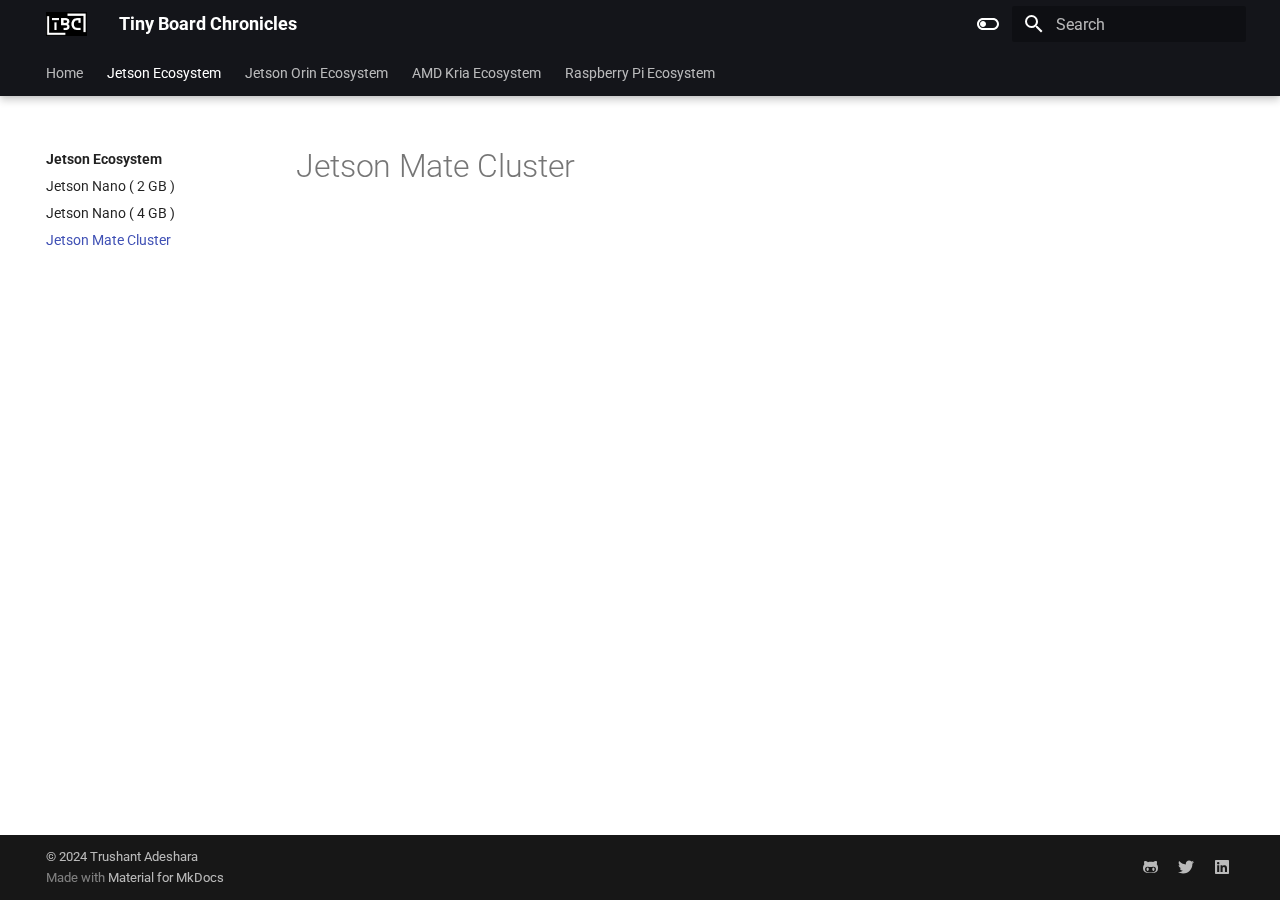
<file: jetson/jetson_mate/index.html>
<!doctype html>
<html lang="en" class="no-js">
  <head>
    
      <meta charset="utf-8">
      <meta name="viewport" content="width=device-width,initial-scale=1">
      
      
      
      
        <link rel="prev" href="../jetson_nano4/">
      
      
        <link rel="next" href="../../jetson_orin/">
      
      
      <link rel="icon" href="../../assets/images/favicon.png">
      <meta name="generator" content="mkdocs-1.6.0, mkdocs-material-9.5.28">
    
    
      
        <title>Jetson Mate Cluster - Tiny Board Chronicles</title>
      
    
    
      <link rel="stylesheet" href="../../assets/stylesheets/main.6543a935.min.css">
      
        
        <link rel="stylesheet" href="../../assets/stylesheets/palette.06af60db.min.css">
      
      


    
    
      
    
    
      
        
        
        <link rel="preconnect" href="https://fonts.gstatic.com" crossorigin>
        <link rel="stylesheet" href="https://fonts.googleapis.com/css?family=Roboto:300,300i,400,400i,700,700i%7CRoboto+Mono:400,400i,700,700i&display=fallback">
        <style>:root{--md-text-font:"Roboto";--md-code-font:"Roboto Mono"}</style>
      
    
    
      <link rel="stylesheet" href="../../assets/css/extra.css">
    
    <script>__md_scope=new URL("../..",location),__md_hash=e=>[...e].reduce((e,_)=>(e<<5)-e+_.charCodeAt(0),0),__md_get=(e,_=localStorage,t=__md_scope)=>JSON.parse(_.getItem(t.pathname+"."+e)),__md_set=(e,_,t=localStorage,a=__md_scope)=>{try{t.setItem(a.pathname+"."+e,JSON.stringify(_))}catch(e){}}</script>
    
      

    
    
    
  </head>
  
  
    
    
      
    
    
    
    
    <body dir="ltr" data-md-color-scheme="default" data-md-color-primary="black" data-md-color-accent="purple">
  
    
    <input class="md-toggle" data-md-toggle="drawer" type="checkbox" id="__drawer" autocomplete="off">
    <input class="md-toggle" data-md-toggle="search" type="checkbox" id="__search" autocomplete="off">
    <label class="md-overlay" for="__drawer"></label>
    <div data-md-component="skip">
      
        
        <a href="#jetson-mate-cluster" class="md-skip">
          Skip to content
        </a>
      
    </div>
    <div data-md-component="announce">
      
    </div>
    
    
      

  

<header class="md-header md-header--shadow md-header--lifted" data-md-component="header">
  <nav class="md-header__inner md-grid" aria-label="Header">
    <a href="../.." title="Tiny Board Chronicles" class="md-header__button md-logo" aria-label="Tiny Board Chronicles" data-md-component="logo">
      
  <img src="../../assets/img/logo.png" alt="logo">

    </a>
    <label class="md-header__button md-icon" for="__drawer">
      
      <svg xmlns="http://www.w3.org/2000/svg" viewBox="0 0 24 24"><path d="M3 6h18v2H3V6m0 5h18v2H3v-2m0 5h18v2H3v-2Z"/></svg>
    </label>
    <div class="md-header__title" data-md-component="header-title">
      <div class="md-header__ellipsis">
        <div class="md-header__topic">
          <span class="md-ellipsis">
            Tiny Board Chronicles
          </span>
        </div>
        <div class="md-header__topic" data-md-component="header-topic">
          <span class="md-ellipsis">
            
              Jetson Mate Cluster
            
          </span>
        </div>
      </div>
    </div>
    
      
        <form class="md-header__option" data-md-component="palette">
  
    
    
    
    <input class="md-option" data-md-color-media="" data-md-color-scheme="default" data-md-color-primary="black" data-md-color-accent="purple"  aria-label="Switch to dark mode"  type="radio" name="__palette" id="__palette_0">
    
      <label class="md-header__button md-icon" title="Switch to dark mode" for="__palette_1" hidden>
        <svg xmlns="http://www.w3.org/2000/svg" viewBox="0 0 24 24"><path d="M17 6H7c-3.31 0-6 2.69-6 6s2.69 6 6 6h10c3.31 0 6-2.69 6-6s-2.69-6-6-6zm0 10H7c-2.21 0-4-1.79-4-4s1.79-4 4-4h10c2.21 0 4 1.79 4 4s-1.79 4-4 4zM7 9c-1.66 0-3 1.34-3 3s1.34 3 3 3 3-1.34 3-3-1.34-3-3-3z"/></svg>
      </label>
    
  
    
    
    
    <input class="md-option" data-md-color-media="" data-md-color-scheme="slate" data-md-color-primary="black" data-md-color-accent="lime"  aria-label="Switch to light mode"  type="radio" name="__palette" id="__palette_1">
    
      <label class="md-header__button md-icon" title="Switch to light mode" for="__palette_0" hidden>
        <svg xmlns="http://www.w3.org/2000/svg" viewBox="0 0 24 24"><path d="M17 7H7a5 5 0 0 0-5 5 5 5 0 0 0 5 5h10a5 5 0 0 0 5-5 5 5 0 0 0-5-5m0 8a3 3 0 0 1-3-3 3 3 0 0 1 3-3 3 3 0 0 1 3 3 3 3 0 0 1-3 3Z"/></svg>
      </label>
    
  
</form>
      
    
    
      <script>var media,input,key,value,palette=__md_get("__palette");if(palette&&palette.color){"(prefers-color-scheme)"===palette.color.media&&(media=matchMedia("(prefers-color-scheme: light)"),input=document.querySelector(media.matches?"[data-md-color-media='(prefers-color-scheme: light)']":"[data-md-color-media='(prefers-color-scheme: dark)']"),palette.color.media=input.getAttribute("data-md-color-media"),palette.color.scheme=input.getAttribute("data-md-color-scheme"),palette.color.primary=input.getAttribute("data-md-color-primary"),palette.color.accent=input.getAttribute("data-md-color-accent"));for([key,value]of Object.entries(palette.color))document.body.setAttribute("data-md-color-"+key,value)}</script>
    
    
    
      <label class="md-header__button md-icon" for="__search">
        
        <svg xmlns="http://www.w3.org/2000/svg" viewBox="0 0 24 24"><path d="M9.5 3A6.5 6.5 0 0 1 16 9.5c0 1.61-.59 3.09-1.56 4.23l.27.27h.79l5 5-1.5 1.5-5-5v-.79l-.27-.27A6.516 6.516 0 0 1 9.5 16 6.5 6.5 0 0 1 3 9.5 6.5 6.5 0 0 1 9.5 3m0 2C7 5 5 7 5 9.5S7 14 9.5 14 14 12 14 9.5 12 5 9.5 5Z"/></svg>
      </label>
      <div class="md-search" data-md-component="search" role="dialog">
  <label class="md-search__overlay" for="__search"></label>
  <div class="md-search__inner" role="search">
    <form class="md-search__form" name="search">
      <input type="text" class="md-search__input" name="query" aria-label="Search" placeholder="Search" autocapitalize="off" autocorrect="off" autocomplete="off" spellcheck="false" data-md-component="search-query" required>
      <label class="md-search__icon md-icon" for="__search">
        
        <svg xmlns="http://www.w3.org/2000/svg" viewBox="0 0 24 24"><path d="M9.5 3A6.5 6.5 0 0 1 16 9.5c0 1.61-.59 3.09-1.56 4.23l.27.27h.79l5 5-1.5 1.5-5-5v-.79l-.27-.27A6.516 6.516 0 0 1 9.5 16 6.5 6.5 0 0 1 3 9.5 6.5 6.5 0 0 1 9.5 3m0 2C7 5 5 7 5 9.5S7 14 9.5 14 14 12 14 9.5 12 5 9.5 5Z"/></svg>
        
        <svg xmlns="http://www.w3.org/2000/svg" viewBox="0 0 24 24"><path d="M20 11v2H8l5.5 5.5-1.42 1.42L4.16 12l7.92-7.92L13.5 5.5 8 11h12Z"/></svg>
      </label>
      <nav class="md-search__options" aria-label="Search">
        
        <button type="reset" class="md-search__icon md-icon" title="Clear" aria-label="Clear" tabindex="-1">
          
          <svg xmlns="http://www.w3.org/2000/svg" viewBox="0 0 24 24"><path d="M19 6.41 17.59 5 12 10.59 6.41 5 5 6.41 10.59 12 5 17.59 6.41 19 12 13.41 17.59 19 19 17.59 13.41 12 19 6.41Z"/></svg>
        </button>
      </nav>
      
        <div class="md-search__suggest" data-md-component="search-suggest"></div>
      
    </form>
    <div class="md-search__output">
      <div class="md-search__scrollwrap" tabindex="0" data-md-scrollfix>
        <div class="md-search-result" data-md-component="search-result">
          <div class="md-search-result__meta">
            Initializing search
          </div>
          <ol class="md-search-result__list" role="presentation"></ol>
        </div>
      </div>
    </div>
  </div>
</div>
    
    
  </nav>
  
    
      
<nav class="md-tabs" aria-label="Tabs" data-md-component="tabs">
  <div class="md-grid">
    <ul class="md-tabs__list">
      
        
  
  
  
    <li class="md-tabs__item">
      <a href="../.." class="md-tabs__link">
        
  
    
  
  Home

      </a>
    </li>
  

      
        
  
  
    
  
  
    
    
      <li class="md-tabs__item md-tabs__item--active">
        <a href="../" class="md-tabs__link">
          
  
    
  
  Jetson Ecosystem

        </a>
      </li>
    
  

      
        
  
  
  
    
    
      <li class="md-tabs__item">
        <a href="../../jetson_orin/" class="md-tabs__link">
          
  
    
  
  Jetson Orin Ecosystem

        </a>
      </li>
    
  

      
        
  
  
  
    
    
      <li class="md-tabs__item">
        <a href="../../amd/" class="md-tabs__link">
          
  
    
  
  AMD Kria Ecosystem

        </a>
      </li>
    
  

      
        
  
  
  
    
    
      <li class="md-tabs__item">
        <a href="../../rpi/" class="md-tabs__link">
          
  
    
  
  Raspberry Pi Ecosystem

        </a>
      </li>
    
  

      
    </ul>
  </div>
</nav>
    
  
</header>
    
    <div class="md-container" data-md-component="container">
      
      
        
      
      <main class="md-main" data-md-component="main">
        <div class="md-main__inner md-grid">
          
            
              
              <div class="md-sidebar md-sidebar--primary" data-md-component="sidebar" data-md-type="navigation" >
                <div class="md-sidebar__scrollwrap">
                  <div class="md-sidebar__inner">
                    


  


  

<nav class="md-nav md-nav--primary md-nav--lifted md-nav--integrated" aria-label="Navigation" data-md-level="0">
  <label class="md-nav__title" for="__drawer">
    <a href="../.." title="Tiny Board Chronicles" class="md-nav__button md-logo" aria-label="Tiny Board Chronicles" data-md-component="logo">
      
  <img src="../../assets/img/logo.png" alt="logo">

    </a>
    Tiny Board Chronicles
  </label>
  
  <ul class="md-nav__list" data-md-scrollfix>
    
      
      
  
  
  
  
    <li class="md-nav__item">
      <a href="../.." class="md-nav__link">
        
  
  <span class="md-ellipsis">
    Home
  </span>
  

      </a>
    </li>
  

    
      
      
  
  
    
  
  
  
    
    
      
        
          
        
      
        
      
        
      
        
      
    
    
      
        
        
      
      
        
      
    
    
    <li class="md-nav__item md-nav__item--active md-nav__item--section md-nav__item--nested">
      
        
        
        <input class="md-nav__toggle md-toggle " type="checkbox" id="__nav_2" checked>
        
          
          
          <div class="md-nav__link md-nav__container">
            <a href="../" class="md-nav__link ">
              
  
  <span class="md-ellipsis">
    Jetson Ecosystem
  </span>
  

            </a>
            
              
              <label class="md-nav__link " for="__nav_2" id="__nav_2_label" tabindex="">
                <span class="md-nav__icon md-icon"></span>
              </label>
            
          </div>
        
        <nav class="md-nav" data-md-level="1" aria-labelledby="__nav_2_label" aria-expanded="true">
          <label class="md-nav__title" for="__nav_2">
            <span class="md-nav__icon md-icon"></span>
            Jetson Ecosystem
          </label>
          <ul class="md-nav__list" data-md-scrollfix>
            
              
            
              
                
  
  
  
  
    <li class="md-nav__item">
      <a href="../jetson_nano2/" class="md-nav__link">
        
  
  <span class="md-ellipsis">
    Jetson Nano ( 2 GB )
  </span>
  

      </a>
    </li>
  

              
            
              
                
  
  
  
  
    <li class="md-nav__item">
      <a href="../jetson_nano4/" class="md-nav__link">
        
  
  <span class="md-ellipsis">
    Jetson Nano ( 4 GB )
  </span>
  

      </a>
    </li>
  

              
            
              
                
  
  
    
  
  
  
    <li class="md-nav__item md-nav__item--active">
      
      <input class="md-nav__toggle md-toggle" type="checkbox" id="__toc">
      
      
        
      
      
      <a href="./" class="md-nav__link md-nav__link--active">
        
  
  <span class="md-ellipsis">
    Jetson Mate Cluster
  </span>
  

      </a>
      
    </li>
  

              
            
          </ul>
        </nav>
      
    </li>
  

    
      
      
  
  
  
  
    
    
      
        
          
        
      
        
      
        
      
    
    
      
      
        
      
    
    
    <li class="md-nav__item md-nav__item--nested">
      
        
        
        <input class="md-nav__toggle md-toggle " type="checkbox" id="__nav_3" >
        
          
          
          <div class="md-nav__link md-nav__container">
            <a href="../../jetson_orin/" class="md-nav__link ">
              
  
  <span class="md-ellipsis">
    Jetson Orin Ecosystem
  </span>
  

            </a>
            
              
              <label class="md-nav__link " for="__nav_3" id="__nav_3_label" tabindex="0">
                <span class="md-nav__icon md-icon"></span>
              </label>
            
          </div>
        
        <nav class="md-nav" data-md-level="1" aria-labelledby="__nav_3_label" aria-expanded="false">
          <label class="md-nav__title" for="__nav_3">
            <span class="md-nav__icon md-icon"></span>
            Jetson Orin Ecosystem
          </label>
          <ul class="md-nav__list" data-md-scrollfix>
            
              
            
              
                
  
  
  
  
    <li class="md-nav__item">
      <a href="../../jetson_orin/jetson_orin_nano/" class="md-nav__link">
        
  
  <span class="md-ellipsis">
    Jetson Orin Nano
  </span>
  

      </a>
    </li>
  

              
            
              
                
  
  
  
  
    <li class="md-nav__item">
      <a href="../../jetson_orin/jetson_orin_agx/" class="md-nav__link">
        
  
  <span class="md-ellipsis">
    Jetson Orin AGX
  </span>
  

      </a>
    </li>
  

              
            
          </ul>
        </nav>
      
    </li>
  

    
      
      
  
  
  
  
    
    
      
        
          
        
      
        
      
    
    
      
      
        
      
    
    
    <li class="md-nav__item md-nav__item--nested">
      
        
        
        <input class="md-nav__toggle md-toggle " type="checkbox" id="__nav_4" >
        
          
          
          <div class="md-nav__link md-nav__container">
            <a href="../../amd/" class="md-nav__link ">
              
  
  <span class="md-ellipsis">
    AMD Kria Ecosystem
  </span>
  

            </a>
            
              
              <label class="md-nav__link " for="__nav_4" id="__nav_4_label" tabindex="0">
                <span class="md-nav__icon md-icon"></span>
              </label>
            
          </div>
        
        <nav class="md-nav" data-md-level="1" aria-labelledby="__nav_4_label" aria-expanded="false">
          <label class="md-nav__title" for="__nav_4">
            <span class="md-nav__icon md-icon"></span>
            AMD Kria Ecosystem
          </label>
          <ul class="md-nav__list" data-md-scrollfix>
            
              
            
              
                
  
  
  
  
    <li class="md-nav__item">
      <a href="../../amd/kr260/" class="md-nav__link">
        
  
  <span class="md-ellipsis">
    AMD Kria KR260
  </span>
  

      </a>
    </li>
  

              
            
          </ul>
        </nav>
      
    </li>
  

    
      
      
  
  
  
  
    
    
      
        
          
        
      
        
      
        
      
        
      
    
    
      
      
        
      
    
    
    <li class="md-nav__item md-nav__item--nested">
      
        
        
        <input class="md-nav__toggle md-toggle " type="checkbox" id="__nav_5" >
        
          
          
          <div class="md-nav__link md-nav__container">
            <a href="../../rpi/" class="md-nav__link ">
              
  
  <span class="md-ellipsis">
    Raspberry Pi Ecosystem
  </span>
  

            </a>
            
              
              <label class="md-nav__link " for="__nav_5" id="__nav_5_label" tabindex="0">
                <span class="md-nav__icon md-icon"></span>
              </label>
            
          </div>
        
        <nav class="md-nav" data-md-level="1" aria-labelledby="__nav_5_label" aria-expanded="false">
          <label class="md-nav__title" for="__nav_5">
            <span class="md-nav__icon md-icon"></span>
            Raspberry Pi Ecosystem
          </label>
          <ul class="md-nav__list" data-md-scrollfix>
            
              
            
              
                
  
  
  
  
    <li class="md-nav__item">
      <a href="../../rpi/zero/" class="md-nav__link">
        
  
  <span class="md-ellipsis">
    Raspberry Pi Zero
  </span>
  

      </a>
    </li>
  

              
            
              
                
  
  
  
  
    <li class="md-nav__item">
      <a href="../../rpi/4_8gb/" class="md-nav__link">
        
  
  <span class="md-ellipsis">
    Raspberry Pi 4 ( 8 GB )
  </span>
  

      </a>
    </li>
  

              
            
              
                
  
  
  
  
    <li class="md-nav__item">
      <a href="../../rpi/5_8gb/" class="md-nav__link">
        
  
  <span class="md-ellipsis">
    Raspberry Pi 5 ( 8 GB )
  </span>
  

      </a>
    </li>
  

              
            
          </ul>
        </nav>
      
    </li>
  

    
  </ul>
</nav>
                  </div>
                </div>
              </div>
            
            
          
          
            <div class="md-content" data-md-component="content">
              <article class="md-content__inner md-typeset">
                
                  


<h1 id="jetson-mate-cluster">Jetson Mate Cluster</h1>












                
              </article>
            </div>
          
          
  <script>var tabs=__md_get("__tabs");if(Array.isArray(tabs))e:for(var set of document.querySelectorAll(".tabbed-set")){var tab,labels=set.querySelector(".tabbed-labels");for(tab of tabs)for(var label of labels.getElementsByTagName("label"))if(label.innerText.trim()===tab){var input=document.getElementById(label.htmlFor);input.checked=!0;continue e}}</script>

<script>var target=document.getElementById(location.hash.slice(1));target&&target.name&&(target.checked=target.name.startsWith("__tabbed_"))</script>
        </div>
        
      </main>
      
        <footer class="md-footer">
  
  <div class="md-footer-meta md-typeset">
    <div class="md-footer-meta__inner md-grid">
      <div class="md-copyright">
  
    <div class="md-copyright__highlight">
      &copy; 2024 <a href="https://github.com/trushant05" target="_blank" rel="noopener">Trushant Adeshara</a>

    </div>
  
  
    Made with
    <a href="https://squidfunk.github.io/mkdocs-material/" target="_blank" rel="noopener">
      Material for MkDocs
    </a>
  
</div>
      
        <div class="md-social">
  
    
    
    
    
      
      
    
    <a href="https://github.com/trushant05" target="_blank" rel="noopener" title="github.com" class="md-social__link">
      <svg xmlns="http://www.w3.org/2000/svg" viewBox="0 0 480 512"><!--! Font Awesome Free 6.5.2 by @fontawesome - https://fontawesome.com License - https://fontawesome.com/license/free (Icons: CC BY 4.0, Fonts: SIL OFL 1.1, Code: MIT License) Copyright 2024 Fonticons, Inc.--><path d="M186.1 328.7c0 20.9-10.9 55.1-36.7 55.1s-36.7-34.2-36.7-55.1 10.9-55.1 36.7-55.1 36.7 34.2 36.7 55.1zM480 278.2c0 31.9-3.2 65.7-17.5 95-37.9 76.6-142.1 74.8-216.7 74.8-75.8 0-186.2 2.7-225.6-74.8-14.6-29-20.2-63.1-20.2-95 0-41.9 13.9-81.5 41.5-113.6-5.2-15.8-7.7-32.4-7.7-48.8 0-21.5 4.9-32.3 14.6-51.8 45.3 0 74.3 9 108.8 36 29-6.9 58.8-10 88.7-10 27 0 54.2 2.9 80.4 9.2 34-26.7 63-35.2 107.8-35.2 9.8 19.5 14.6 30.3 14.6 51.8 0 16.4-2.6 32.7-7.7 48.2 27.5 32.4 39 72.3 39 114.2zm-64.3 50.5c0-43.9-26.7-82.6-73.5-82.6-18.9 0-37 3.4-56 6-14.9 2.3-29.8 3.2-45.1 3.2-15.2 0-30.1-.9-45.1-3.2-18.7-2.6-37-6-56-6-46.8 0-73.5 38.7-73.5 82.6 0 87.8 80.4 101.3 150.4 101.3h48.2c70.3 0 150.6-13.4 150.6-101.3zm-82.6-55.1c-25.8 0-36.7 34.2-36.7 55.1s10.9 55.1 36.7 55.1 36.7-34.2 36.7-55.1-10.9-55.1-36.7-55.1z"/></svg>
    </a>
  
    
    
    
    
      
      
    
    <a href="https://twitter.com/_trushant_" target="_blank" rel="noopener" title="twitter.com" class="md-social__link">
      <svg xmlns="http://www.w3.org/2000/svg" viewBox="0 0 512 512"><!--! Font Awesome Free 6.5.2 by @fontawesome - https://fontawesome.com License - https://fontawesome.com/license/free (Icons: CC BY 4.0, Fonts: SIL OFL 1.1, Code: MIT License) Copyright 2024 Fonticons, Inc.--><path d="M459.37 151.716c.325 4.548.325 9.097.325 13.645 0 138.72-105.583 298.558-298.558 298.558-59.452 0-114.68-17.219-161.137-47.106 8.447.974 16.568 1.299 25.34 1.299 49.055 0 94.213-16.568 130.274-44.832-46.132-.975-84.792-31.188-98.112-72.772 6.498.974 12.995 1.624 19.818 1.624 9.421 0 18.843-1.3 27.614-3.573-48.081-9.747-84.143-51.98-84.143-102.985v-1.299c13.969 7.797 30.214 12.67 47.431 13.319-28.264-18.843-46.781-51.005-46.781-87.391 0-19.492 5.197-37.36 14.294-52.954 51.655 63.675 129.3 105.258 216.365 109.807-1.624-7.797-2.599-15.918-2.599-24.04 0-57.828 46.782-104.934 104.934-104.934 30.213 0 57.502 12.67 76.67 33.137 23.715-4.548 46.456-13.32 66.599-25.34-7.798 24.366-24.366 44.833-46.132 57.827 21.117-2.273 41.584-8.122 60.426-16.243-14.292 20.791-32.161 39.308-52.628 54.253z"/></svg>
    </a>
  
    
    
    
    
      
      
    
    <a href="https://www.linkedin.com/in/trushant-adeshara" target="_blank" rel="noopener" title="www.linkedin.com" class="md-social__link">
      <svg xmlns="http://www.w3.org/2000/svg" viewBox="0 0 448 512"><!--! Font Awesome Free 6.5.2 by @fontawesome - https://fontawesome.com License - https://fontawesome.com/license/free (Icons: CC BY 4.0, Fonts: SIL OFL 1.1, Code: MIT License) Copyright 2024 Fonticons, Inc.--><path d="M416 32H31.9C14.3 32 0 46.5 0 64.3v383.4C0 465.5 14.3 480 31.9 480H416c17.6 0 32-14.5 32-32.3V64.3c0-17.8-14.4-32.3-32-32.3zM135.4 416H69V202.2h66.5V416zm-33.2-243c-21.3 0-38.5-17.3-38.5-38.5S80.9 96 102.2 96c21.2 0 38.5 17.3 38.5 38.5 0 21.3-17.2 38.5-38.5 38.5zm282.1 243h-66.4V312c0-24.8-.5-56.7-34.5-56.7-34.6 0-39.9 27-39.9 54.9V416h-66.4V202.2h63.7v29.2h.9c8.9-16.8 30.6-34.5 62.9-34.5 67.2 0 79.7 44.3 79.7 101.9V416z"/></svg>
    </a>
  
</div>
      
    </div>
  </div>
</footer>
      
    </div>
    <div class="md-dialog" data-md-component="dialog">
      <div class="md-dialog__inner md-typeset"></div>
    </div>
    
    
    <script id="__config" type="application/json">{"base": "../..", "features": ["navigation.tabs", "navigation.tabs.sticky", "navigation.sections", "navigation.path", "navigation.indexes", "toc.integrate", "search.suggest", "search.highlight", "content.tabs.link", "content.code.annotation", "content.code.copy"], "search": "../../assets/javascripts/workers/search.b8dbb3d2.min.js", "translations": {"clipboard.copied": "Copied to clipboard", "clipboard.copy": "Copy to clipboard", "search.result.more.one": "1 more on this page", "search.result.more.other": "# more on this page", "search.result.none": "No matching documents", "search.result.one": "1 matching document", "search.result.other": "# matching documents", "search.result.placeholder": "Type to start searching", "search.result.term.missing": "Missing", "select.version": "Select version"}}</script>
    
    
      <script src="../../assets/javascripts/bundle.fe8b6f2b.min.js"></script>
      
    
  </body>
</html>
</file>
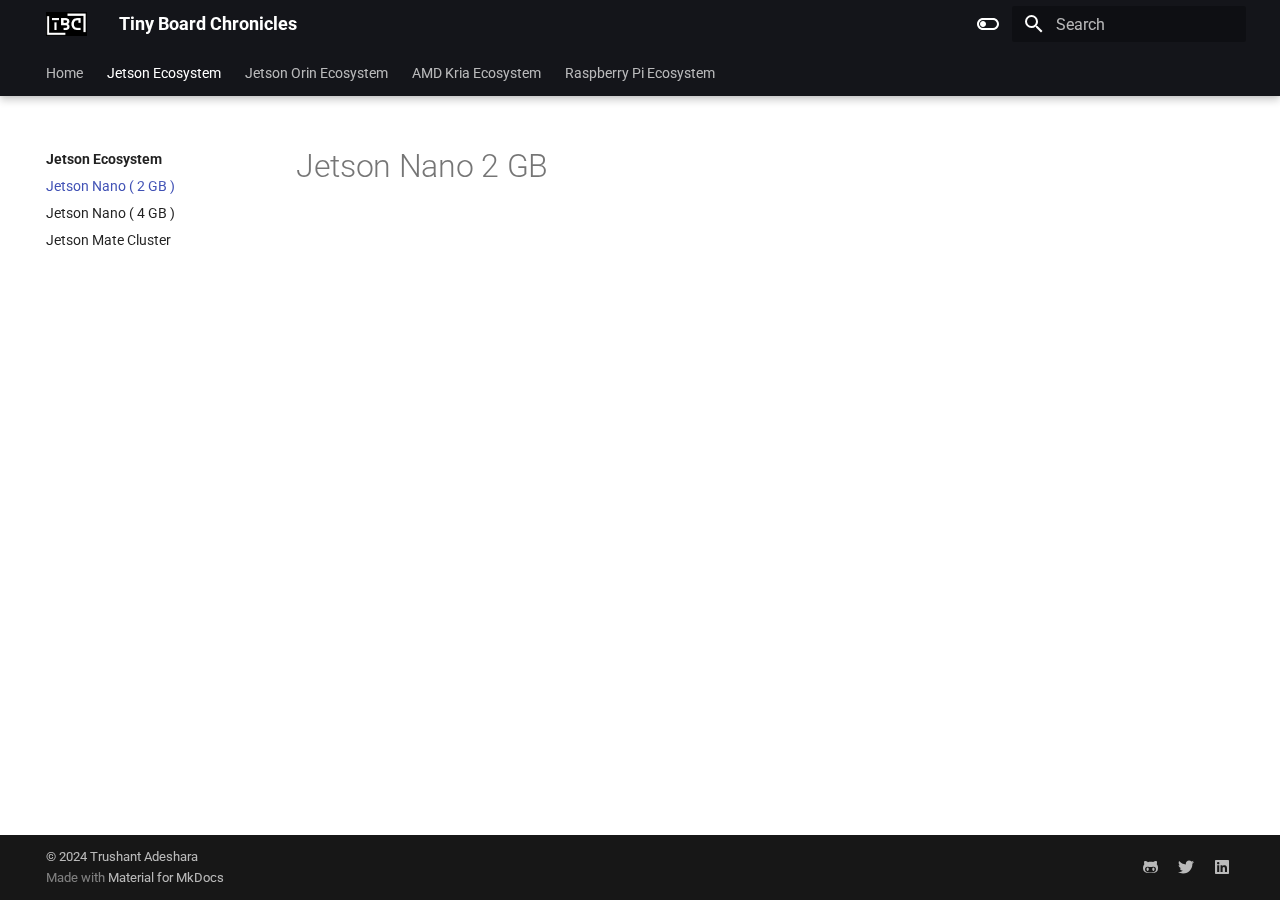
<file: jetson/jetson_nano2/index.html>
<!doctype html>
<html lang="en" class="no-js">
  <head>
    
      <meta charset="utf-8">
      <meta name="viewport" content="width=device-width,initial-scale=1">
      
      
      
      
        <link rel="prev" href="../">
      
      
        <link rel="next" href="../jetson_nano4/">
      
      
      <link rel="icon" href="../../assets/images/favicon.png">
      <meta name="generator" content="mkdocs-1.6.0, mkdocs-material-9.5.28">
    
    
      
        <title>Jetson Nano ( 2 GB ) - Tiny Board Chronicles</title>
      
    
    
      <link rel="stylesheet" href="../../assets/stylesheets/main.6543a935.min.css">
      
        
        <link rel="stylesheet" href="../../assets/stylesheets/palette.06af60db.min.css">
      
      


    
    
      
    
    
      
        
        
        <link rel="preconnect" href="https://fonts.gstatic.com" crossorigin>
        <link rel="stylesheet" href="https://fonts.googleapis.com/css?family=Roboto:300,300i,400,400i,700,700i%7CRoboto+Mono:400,400i,700,700i&display=fallback">
        <style>:root{--md-text-font:"Roboto";--md-code-font:"Roboto Mono"}</style>
      
    
    
      <link rel="stylesheet" href="../../assets/css/extra.css">
    
    <script>__md_scope=new URL("../..",location),__md_hash=e=>[...e].reduce((e,_)=>(e<<5)-e+_.charCodeAt(0),0),__md_get=(e,_=localStorage,t=__md_scope)=>JSON.parse(_.getItem(t.pathname+"."+e)),__md_set=(e,_,t=localStorage,a=__md_scope)=>{try{t.setItem(a.pathname+"."+e,JSON.stringify(_))}catch(e){}}</script>
    
      

    
    
    
  </head>
  
  
    
    
      
    
    
    
    
    <body dir="ltr" data-md-color-scheme="default" data-md-color-primary="black" data-md-color-accent="purple">
  
    
    <input class="md-toggle" data-md-toggle="drawer" type="checkbox" id="__drawer" autocomplete="off">
    <input class="md-toggle" data-md-toggle="search" type="checkbox" id="__search" autocomplete="off">
    <label class="md-overlay" for="__drawer"></label>
    <div data-md-component="skip">
      
        
        <a href="#jetson-nano-2-gb" class="md-skip">
          Skip to content
        </a>
      
    </div>
    <div data-md-component="announce">
      
    </div>
    
    
      

  

<header class="md-header md-header--shadow md-header--lifted" data-md-component="header">
  <nav class="md-header__inner md-grid" aria-label="Header">
    <a href="../.." title="Tiny Board Chronicles" class="md-header__button md-logo" aria-label="Tiny Board Chronicles" data-md-component="logo">
      
  <img src="../../assets/img/logo.png" alt="logo">

    </a>
    <label class="md-header__button md-icon" for="__drawer">
      
      <svg xmlns="http://www.w3.org/2000/svg" viewBox="0 0 24 24"><path d="M3 6h18v2H3V6m0 5h18v2H3v-2m0 5h18v2H3v-2Z"/></svg>
    </label>
    <div class="md-header__title" data-md-component="header-title">
      <div class="md-header__ellipsis">
        <div class="md-header__topic">
          <span class="md-ellipsis">
            Tiny Board Chronicles
          </span>
        </div>
        <div class="md-header__topic" data-md-component="header-topic">
          <span class="md-ellipsis">
            
              Jetson Nano ( 2 GB )
            
          </span>
        </div>
      </div>
    </div>
    
      
        <form class="md-header__option" data-md-component="palette">
  
    
    
    
    <input class="md-option" data-md-color-media="" data-md-color-scheme="default" data-md-color-primary="black" data-md-color-accent="purple"  aria-label="Switch to dark mode"  type="radio" name="__palette" id="__palette_0">
    
      <label class="md-header__button md-icon" title="Switch to dark mode" for="__palette_1" hidden>
        <svg xmlns="http://www.w3.org/2000/svg" viewBox="0 0 24 24"><path d="M17 6H7c-3.31 0-6 2.69-6 6s2.69 6 6 6h10c3.31 0 6-2.69 6-6s-2.69-6-6-6zm0 10H7c-2.21 0-4-1.79-4-4s1.79-4 4-4h10c2.21 0 4 1.79 4 4s-1.79 4-4 4zM7 9c-1.66 0-3 1.34-3 3s1.34 3 3 3 3-1.34 3-3-1.34-3-3-3z"/></svg>
      </label>
    
  
    
    
    
    <input class="md-option" data-md-color-media="" data-md-color-scheme="slate" data-md-color-primary="black" data-md-color-accent="lime"  aria-label="Switch to light mode"  type="radio" name="__palette" id="__palette_1">
    
      <label class="md-header__button md-icon" title="Switch to light mode" for="__palette_0" hidden>
        <svg xmlns="http://www.w3.org/2000/svg" viewBox="0 0 24 24"><path d="M17 7H7a5 5 0 0 0-5 5 5 5 0 0 0 5 5h10a5 5 0 0 0 5-5 5 5 0 0 0-5-5m0 8a3 3 0 0 1-3-3 3 3 0 0 1 3-3 3 3 0 0 1 3 3 3 3 0 0 1-3 3Z"/></svg>
      </label>
    
  
</form>
      
    
    
      <script>var media,input,key,value,palette=__md_get("__palette");if(palette&&palette.color){"(prefers-color-scheme)"===palette.color.media&&(media=matchMedia("(prefers-color-scheme: light)"),input=document.querySelector(media.matches?"[data-md-color-media='(prefers-color-scheme: light)']":"[data-md-color-media='(prefers-color-scheme: dark)']"),palette.color.media=input.getAttribute("data-md-color-media"),palette.color.scheme=input.getAttribute("data-md-color-scheme"),palette.color.primary=input.getAttribute("data-md-color-primary"),palette.color.accent=input.getAttribute("data-md-color-accent"));for([key,value]of Object.entries(palette.color))document.body.setAttribute("data-md-color-"+key,value)}</script>
    
    
    
      <label class="md-header__button md-icon" for="__search">
        
        <svg xmlns="http://www.w3.org/2000/svg" viewBox="0 0 24 24"><path d="M9.5 3A6.5 6.5 0 0 1 16 9.5c0 1.61-.59 3.09-1.56 4.23l.27.27h.79l5 5-1.5 1.5-5-5v-.79l-.27-.27A6.516 6.516 0 0 1 9.5 16 6.5 6.5 0 0 1 3 9.5 6.5 6.5 0 0 1 9.5 3m0 2C7 5 5 7 5 9.5S7 14 9.5 14 14 12 14 9.5 12 5 9.5 5Z"/></svg>
      </label>
      <div class="md-search" data-md-component="search" role="dialog">
  <label class="md-search__overlay" for="__search"></label>
  <div class="md-search__inner" role="search">
    <form class="md-search__form" name="search">
      <input type="text" class="md-search__input" name="query" aria-label="Search" placeholder="Search" autocapitalize="off" autocorrect="off" autocomplete="off" spellcheck="false" data-md-component="search-query" required>
      <label class="md-search__icon md-icon" for="__search">
        
        <svg xmlns="http://www.w3.org/2000/svg" viewBox="0 0 24 24"><path d="M9.5 3A6.5 6.5 0 0 1 16 9.5c0 1.61-.59 3.09-1.56 4.23l.27.27h.79l5 5-1.5 1.5-5-5v-.79l-.27-.27A6.516 6.516 0 0 1 9.5 16 6.5 6.5 0 0 1 3 9.5 6.5 6.5 0 0 1 9.5 3m0 2C7 5 5 7 5 9.5S7 14 9.5 14 14 12 14 9.5 12 5 9.5 5Z"/></svg>
        
        <svg xmlns="http://www.w3.org/2000/svg" viewBox="0 0 24 24"><path d="M20 11v2H8l5.5 5.5-1.42 1.42L4.16 12l7.92-7.92L13.5 5.5 8 11h12Z"/></svg>
      </label>
      <nav class="md-search__options" aria-label="Search">
        
        <button type="reset" class="md-search__icon md-icon" title="Clear" aria-label="Clear" tabindex="-1">
          
          <svg xmlns="http://www.w3.org/2000/svg" viewBox="0 0 24 24"><path d="M19 6.41 17.59 5 12 10.59 6.41 5 5 6.41 10.59 12 5 17.59 6.41 19 12 13.41 17.59 19 19 17.59 13.41 12 19 6.41Z"/></svg>
        </button>
      </nav>
      
        <div class="md-search__suggest" data-md-component="search-suggest"></div>
      
    </form>
    <div class="md-search__output">
      <div class="md-search__scrollwrap" tabindex="0" data-md-scrollfix>
        <div class="md-search-result" data-md-component="search-result">
          <div class="md-search-result__meta">
            Initializing search
          </div>
          <ol class="md-search-result__list" role="presentation"></ol>
        </div>
      </div>
    </div>
  </div>
</div>
    
    
  </nav>
  
    
      
<nav class="md-tabs" aria-label="Tabs" data-md-component="tabs">
  <div class="md-grid">
    <ul class="md-tabs__list">
      
        
  
  
  
    <li class="md-tabs__item">
      <a href="../.." class="md-tabs__link">
        
  
    
  
  Home

      </a>
    </li>
  

      
        
  
  
    
  
  
    
    
      <li class="md-tabs__item md-tabs__item--active">
        <a href="../" class="md-tabs__link">
          
  
    
  
  Jetson Ecosystem

        </a>
      </li>
    
  

      
        
  
  
  
    
    
      <li class="md-tabs__item">
        <a href="../../jetson_orin/" class="md-tabs__link">
          
  
    
  
  Jetson Orin Ecosystem

        </a>
      </li>
    
  

      
        
  
  
  
    
    
      <li class="md-tabs__item">
        <a href="../../amd/" class="md-tabs__link">
          
  
    
  
  AMD Kria Ecosystem

        </a>
      </li>
    
  

      
        
  
  
  
    
    
      <li class="md-tabs__item">
        <a href="../../rpi/" class="md-tabs__link">
          
  
    
  
  Raspberry Pi Ecosystem

        </a>
      </li>
    
  

      
    </ul>
  </div>
</nav>
    
  
</header>
    
    <div class="md-container" data-md-component="container">
      
      
        
      
      <main class="md-main" data-md-component="main">
        <div class="md-main__inner md-grid">
          
            
              
              <div class="md-sidebar md-sidebar--primary" data-md-component="sidebar" data-md-type="navigation" >
                <div class="md-sidebar__scrollwrap">
                  <div class="md-sidebar__inner">
                    


  


  

<nav class="md-nav md-nav--primary md-nav--lifted md-nav--integrated" aria-label="Navigation" data-md-level="0">
  <label class="md-nav__title" for="__drawer">
    <a href="../.." title="Tiny Board Chronicles" class="md-nav__button md-logo" aria-label="Tiny Board Chronicles" data-md-component="logo">
      
  <img src="../../assets/img/logo.png" alt="logo">

    </a>
    Tiny Board Chronicles
  </label>
  
  <ul class="md-nav__list" data-md-scrollfix>
    
      
      
  
  
  
  
    <li class="md-nav__item">
      <a href="../.." class="md-nav__link">
        
  
  <span class="md-ellipsis">
    Home
  </span>
  

      </a>
    </li>
  

    
      
      
  
  
    
  
  
  
    
    
      
        
          
        
      
        
      
        
      
        
      
    
    
      
        
        
      
      
        
      
    
    
    <li class="md-nav__item md-nav__item--active md-nav__item--section md-nav__item--nested">
      
        
        
        <input class="md-nav__toggle md-toggle " type="checkbox" id="__nav_2" checked>
        
          
          
          <div class="md-nav__link md-nav__container">
            <a href="../" class="md-nav__link ">
              
  
  <span class="md-ellipsis">
    Jetson Ecosystem
  </span>
  

            </a>
            
              
              <label class="md-nav__link " for="__nav_2" id="__nav_2_label" tabindex="">
                <span class="md-nav__icon md-icon"></span>
              </label>
            
          </div>
        
        <nav class="md-nav" data-md-level="1" aria-labelledby="__nav_2_label" aria-expanded="true">
          <label class="md-nav__title" for="__nav_2">
            <span class="md-nav__icon md-icon"></span>
            Jetson Ecosystem
          </label>
          <ul class="md-nav__list" data-md-scrollfix>
            
              
            
              
                
  
  
    
  
  
  
    <li class="md-nav__item md-nav__item--active">
      
      <input class="md-nav__toggle md-toggle" type="checkbox" id="__toc">
      
      
        
      
      
      <a href="./" class="md-nav__link md-nav__link--active">
        
  
  <span class="md-ellipsis">
    Jetson Nano ( 2 GB )
  </span>
  

      </a>
      
    </li>
  

              
            
              
                
  
  
  
  
    <li class="md-nav__item">
      <a href="../jetson_nano4/" class="md-nav__link">
        
  
  <span class="md-ellipsis">
    Jetson Nano ( 4 GB )
  </span>
  

      </a>
    </li>
  

              
            
              
                
  
  
  
  
    <li class="md-nav__item">
      <a href="../jetson_mate/" class="md-nav__link">
        
  
  <span class="md-ellipsis">
    Jetson Mate Cluster
  </span>
  

      </a>
    </li>
  

              
            
          </ul>
        </nav>
      
    </li>
  

    
      
      
  
  
  
  
    
    
      
        
          
        
      
        
      
        
      
    
    
      
      
        
      
    
    
    <li class="md-nav__item md-nav__item--nested">
      
        
        
        <input class="md-nav__toggle md-toggle " type="checkbox" id="__nav_3" >
        
          
          
          <div class="md-nav__link md-nav__container">
            <a href="../../jetson_orin/" class="md-nav__link ">
              
  
  <span class="md-ellipsis">
    Jetson Orin Ecosystem
  </span>
  

            </a>
            
              
              <label class="md-nav__link " for="__nav_3" id="__nav_3_label" tabindex="0">
                <span class="md-nav__icon md-icon"></span>
              </label>
            
          </div>
        
        <nav class="md-nav" data-md-level="1" aria-labelledby="__nav_3_label" aria-expanded="false">
          <label class="md-nav__title" for="__nav_3">
            <span class="md-nav__icon md-icon"></span>
            Jetson Orin Ecosystem
          </label>
          <ul class="md-nav__list" data-md-scrollfix>
            
              
            
              
                
  
  
  
  
    <li class="md-nav__item">
      <a href="../../jetson_orin/jetson_orin_nano/" class="md-nav__link">
        
  
  <span class="md-ellipsis">
    Jetson Orin Nano
  </span>
  

      </a>
    </li>
  

              
            
              
                
  
  
  
  
    <li class="md-nav__item">
      <a href="../../jetson_orin/jetson_orin_agx/" class="md-nav__link">
        
  
  <span class="md-ellipsis">
    Jetson Orin AGX
  </span>
  

      </a>
    </li>
  

              
            
          </ul>
        </nav>
      
    </li>
  

    
      
      
  
  
  
  
    
    
      
        
          
        
      
        
      
    
    
      
      
        
      
    
    
    <li class="md-nav__item md-nav__item--nested">
      
        
        
        <input class="md-nav__toggle md-toggle " type="checkbox" id="__nav_4" >
        
          
          
          <div class="md-nav__link md-nav__container">
            <a href="../../amd/" class="md-nav__link ">
              
  
  <span class="md-ellipsis">
    AMD Kria Ecosystem
  </span>
  

            </a>
            
              
              <label class="md-nav__link " for="__nav_4" id="__nav_4_label" tabindex="0">
                <span class="md-nav__icon md-icon"></span>
              </label>
            
          </div>
        
        <nav class="md-nav" data-md-level="1" aria-labelledby="__nav_4_label" aria-expanded="false">
          <label class="md-nav__title" for="__nav_4">
            <span class="md-nav__icon md-icon"></span>
            AMD Kria Ecosystem
          </label>
          <ul class="md-nav__list" data-md-scrollfix>
            
              
            
              
                
  
  
  
  
    <li class="md-nav__item">
      <a href="../../amd/kr260/" class="md-nav__link">
        
  
  <span class="md-ellipsis">
    AMD Kria KR260
  </span>
  

      </a>
    </li>
  

              
            
          </ul>
        </nav>
      
    </li>
  

    
      
      
  
  
  
  
    
    
      
        
          
        
      
        
      
        
      
        
      
    
    
      
      
        
      
    
    
    <li class="md-nav__item md-nav__item--nested">
      
        
        
        <input class="md-nav__toggle md-toggle " type="checkbox" id="__nav_5" >
        
          
          
          <div class="md-nav__link md-nav__container">
            <a href="../../rpi/" class="md-nav__link ">
              
  
  <span class="md-ellipsis">
    Raspberry Pi Ecosystem
  </span>
  

            </a>
            
              
              <label class="md-nav__link " for="__nav_5" id="__nav_5_label" tabindex="0">
                <span class="md-nav__icon md-icon"></span>
              </label>
            
          </div>
        
        <nav class="md-nav" data-md-level="1" aria-labelledby="__nav_5_label" aria-expanded="false">
          <label class="md-nav__title" for="__nav_5">
            <span class="md-nav__icon md-icon"></span>
            Raspberry Pi Ecosystem
          </label>
          <ul class="md-nav__list" data-md-scrollfix>
            
              
            
              
                
  
  
  
  
    <li class="md-nav__item">
      <a href="../../rpi/zero/" class="md-nav__link">
        
  
  <span class="md-ellipsis">
    Raspberry Pi Zero
  </span>
  

      </a>
    </li>
  

              
            
              
                
  
  
  
  
    <li class="md-nav__item">
      <a href="../../rpi/4_8gb/" class="md-nav__link">
        
  
  <span class="md-ellipsis">
    Raspberry Pi 4 ( 8 GB )
  </span>
  

      </a>
    </li>
  

              
            
              
                
  
  
  
  
    <li class="md-nav__item">
      <a href="../../rpi/5_8gb/" class="md-nav__link">
        
  
  <span class="md-ellipsis">
    Raspberry Pi 5 ( 8 GB )
  </span>
  

      </a>
    </li>
  

              
            
          </ul>
        </nav>
      
    </li>
  

    
  </ul>
</nav>
                  </div>
                </div>
              </div>
            
            
          
          
            <div class="md-content" data-md-component="content">
              <article class="md-content__inner md-typeset">
                
                  


<h1 id="jetson-nano-2-gb">Jetson Nano 2 GB</h1>












                
              </article>
            </div>
          
          
  <script>var tabs=__md_get("__tabs");if(Array.isArray(tabs))e:for(var set of document.querySelectorAll(".tabbed-set")){var tab,labels=set.querySelector(".tabbed-labels");for(tab of tabs)for(var label of labels.getElementsByTagName("label"))if(label.innerText.trim()===tab){var input=document.getElementById(label.htmlFor);input.checked=!0;continue e}}</script>

<script>var target=document.getElementById(location.hash.slice(1));target&&target.name&&(target.checked=target.name.startsWith("__tabbed_"))</script>
        </div>
        
      </main>
      
        <footer class="md-footer">
  
  <div class="md-footer-meta md-typeset">
    <div class="md-footer-meta__inner md-grid">
      <div class="md-copyright">
  
    <div class="md-copyright__highlight">
      &copy; 2024 <a href="https://github.com/trushant05" target="_blank" rel="noopener">Trushant Adeshara</a>

    </div>
  
  
    Made with
    <a href="https://squidfunk.github.io/mkdocs-material/" target="_blank" rel="noopener">
      Material for MkDocs
    </a>
  
</div>
      
        <div class="md-social">
  
    
    
    
    
      
      
    
    <a href="https://github.com/trushant05" target="_blank" rel="noopener" title="github.com" class="md-social__link">
      <svg xmlns="http://www.w3.org/2000/svg" viewBox="0 0 480 512"><!--! Font Awesome Free 6.5.2 by @fontawesome - https://fontawesome.com License - https://fontawesome.com/license/free (Icons: CC BY 4.0, Fonts: SIL OFL 1.1, Code: MIT License) Copyright 2024 Fonticons, Inc.--><path d="M186.1 328.7c0 20.9-10.9 55.1-36.7 55.1s-36.7-34.2-36.7-55.1 10.9-55.1 36.7-55.1 36.7 34.2 36.7 55.1zM480 278.2c0 31.9-3.2 65.7-17.5 95-37.9 76.6-142.1 74.8-216.7 74.8-75.8 0-186.2 2.7-225.6-74.8-14.6-29-20.2-63.1-20.2-95 0-41.9 13.9-81.5 41.5-113.6-5.2-15.8-7.7-32.4-7.7-48.8 0-21.5 4.9-32.3 14.6-51.8 45.3 0 74.3 9 108.8 36 29-6.9 58.8-10 88.7-10 27 0 54.2 2.9 80.4 9.2 34-26.7 63-35.2 107.8-35.2 9.8 19.5 14.6 30.3 14.6 51.8 0 16.4-2.6 32.7-7.7 48.2 27.5 32.4 39 72.3 39 114.2zm-64.3 50.5c0-43.9-26.7-82.6-73.5-82.6-18.9 0-37 3.4-56 6-14.9 2.3-29.8 3.2-45.1 3.2-15.2 0-30.1-.9-45.1-3.2-18.7-2.6-37-6-56-6-46.8 0-73.5 38.7-73.5 82.6 0 87.8 80.4 101.3 150.4 101.3h48.2c70.3 0 150.6-13.4 150.6-101.3zm-82.6-55.1c-25.8 0-36.7 34.2-36.7 55.1s10.9 55.1 36.7 55.1 36.7-34.2 36.7-55.1-10.9-55.1-36.7-55.1z"/></svg>
    </a>
  
    
    
    
    
      
      
    
    <a href="https://twitter.com/_trushant_" target="_blank" rel="noopener" title="twitter.com" class="md-social__link">
      <svg xmlns="http://www.w3.org/2000/svg" viewBox="0 0 512 512"><!--! Font Awesome Free 6.5.2 by @fontawesome - https://fontawesome.com License - https://fontawesome.com/license/free (Icons: CC BY 4.0, Fonts: SIL OFL 1.1, Code: MIT License) Copyright 2024 Fonticons, Inc.--><path d="M459.37 151.716c.325 4.548.325 9.097.325 13.645 0 138.72-105.583 298.558-298.558 298.558-59.452 0-114.68-17.219-161.137-47.106 8.447.974 16.568 1.299 25.34 1.299 49.055 0 94.213-16.568 130.274-44.832-46.132-.975-84.792-31.188-98.112-72.772 6.498.974 12.995 1.624 19.818 1.624 9.421 0 18.843-1.3 27.614-3.573-48.081-9.747-84.143-51.98-84.143-102.985v-1.299c13.969 7.797 30.214 12.67 47.431 13.319-28.264-18.843-46.781-51.005-46.781-87.391 0-19.492 5.197-37.36 14.294-52.954 51.655 63.675 129.3 105.258 216.365 109.807-1.624-7.797-2.599-15.918-2.599-24.04 0-57.828 46.782-104.934 104.934-104.934 30.213 0 57.502 12.67 76.67 33.137 23.715-4.548 46.456-13.32 66.599-25.34-7.798 24.366-24.366 44.833-46.132 57.827 21.117-2.273 41.584-8.122 60.426-16.243-14.292 20.791-32.161 39.308-52.628 54.253z"/></svg>
    </a>
  
    
    
    
    
      
      
    
    <a href="https://www.linkedin.com/in/trushant-adeshara" target="_blank" rel="noopener" title="www.linkedin.com" class="md-social__link">
      <svg xmlns="http://www.w3.org/2000/svg" viewBox="0 0 448 512"><!--! Font Awesome Free 6.5.2 by @fontawesome - https://fontawesome.com License - https://fontawesome.com/license/free (Icons: CC BY 4.0, Fonts: SIL OFL 1.1, Code: MIT License) Copyright 2024 Fonticons, Inc.--><path d="M416 32H31.9C14.3 32 0 46.5 0 64.3v383.4C0 465.5 14.3 480 31.9 480H416c17.6 0 32-14.5 32-32.3V64.3c0-17.8-14.4-32.3-32-32.3zM135.4 416H69V202.2h66.5V416zm-33.2-243c-21.3 0-38.5-17.3-38.5-38.5S80.9 96 102.2 96c21.2 0 38.5 17.3 38.5 38.5 0 21.3-17.2 38.5-38.5 38.5zm282.1 243h-66.4V312c0-24.8-.5-56.7-34.5-56.7-34.6 0-39.9 27-39.9 54.9V416h-66.4V202.2h63.7v29.2h.9c8.9-16.8 30.6-34.5 62.9-34.5 67.2 0 79.7 44.3 79.7 101.9V416z"/></svg>
    </a>
  
</div>
      
    </div>
  </div>
</footer>
      
    </div>
    <div class="md-dialog" data-md-component="dialog">
      <div class="md-dialog__inner md-typeset"></div>
    </div>
    
    
    <script id="__config" type="application/json">{"base": "../..", "features": ["navigation.tabs", "navigation.tabs.sticky", "navigation.sections", "navigation.path", "navigation.indexes", "toc.integrate", "search.suggest", "search.highlight", "content.tabs.link", "content.code.annotation", "content.code.copy"], "search": "../../assets/javascripts/workers/search.b8dbb3d2.min.js", "translations": {"clipboard.copied": "Copied to clipboard", "clipboard.copy": "Copy to clipboard", "search.result.more.one": "1 more on this page", "search.result.more.other": "# more on this page", "search.result.none": "No matching documents", "search.result.one": "1 matching document", "search.result.other": "# matching documents", "search.result.placeholder": "Type to start searching", "search.result.term.missing": "Missing", "select.version": "Select version"}}</script>
    
    
      <script src="../../assets/javascripts/bundle.fe8b6f2b.min.js"></script>
      
    
  </body>
</html>
</file>
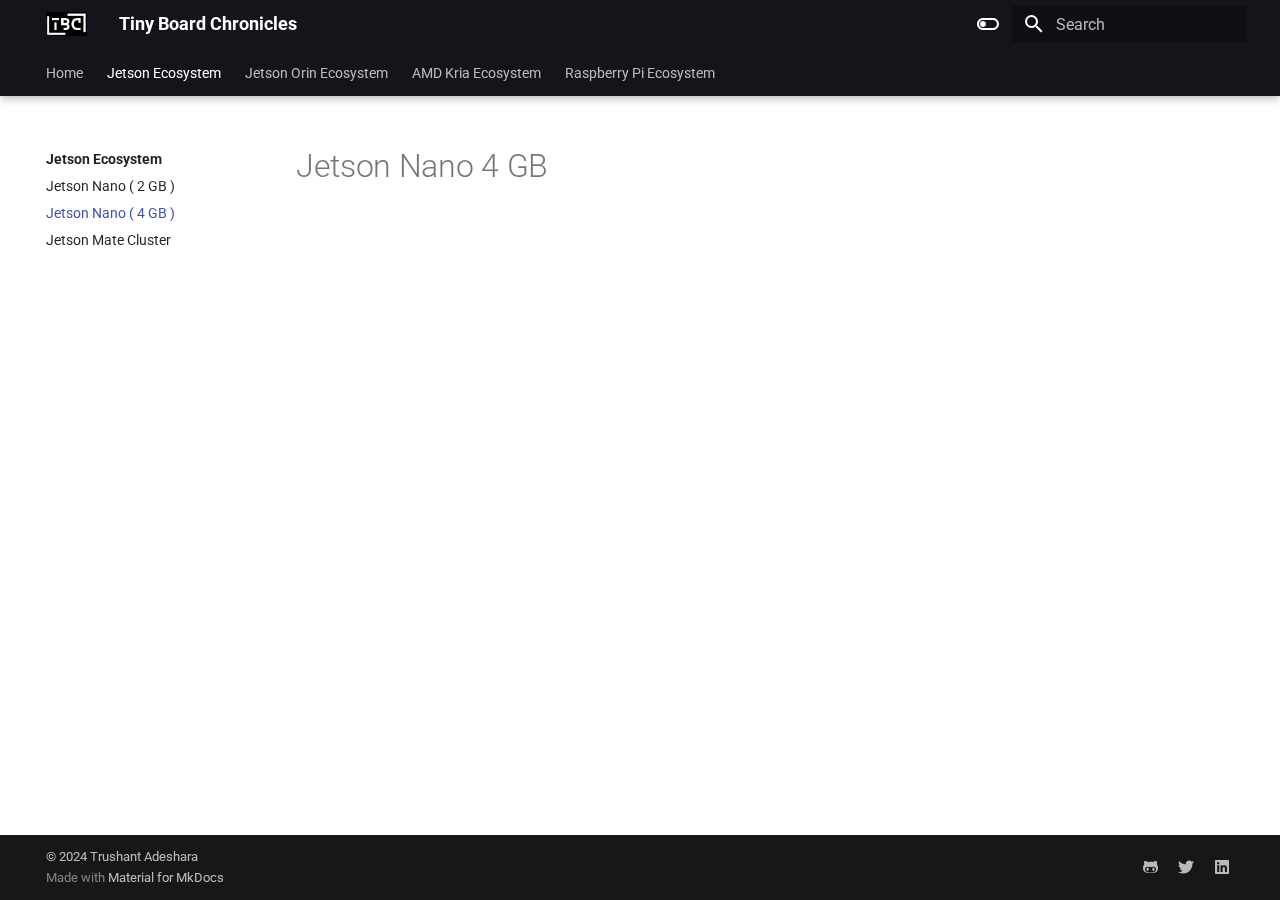
<file: jetson/jetson_nano4/index.html>
<!doctype html>
<html lang="en" class="no-js">
  <head>
    
      <meta charset="utf-8">
      <meta name="viewport" content="width=device-width,initial-scale=1">
      
      
      
      
        <link rel="prev" href="../jetson_nano2/">
      
      
        <link rel="next" href="../jetson_mate/">
      
      
      <link rel="icon" href="../../assets/images/favicon.png">
      <meta name="generator" content="mkdocs-1.6.0, mkdocs-material-9.5.28">
    
    
      
        <title>Jetson Nano ( 4 GB ) - Tiny Board Chronicles</title>
      
    
    
      <link rel="stylesheet" href="../../assets/stylesheets/main.6543a935.min.css">
      
        
        <link rel="stylesheet" href="../../assets/stylesheets/palette.06af60db.min.css">
      
      


    
    
      
    
    
      
        
        
        <link rel="preconnect" href="https://fonts.gstatic.com" crossorigin>
        <link rel="stylesheet" href="https://fonts.googleapis.com/css?family=Roboto:300,300i,400,400i,700,700i%7CRoboto+Mono:400,400i,700,700i&display=fallback">
        <style>:root{--md-text-font:"Roboto";--md-code-font:"Roboto Mono"}</style>
      
    
    
      <link rel="stylesheet" href="../../assets/css/extra.css">
    
    <script>__md_scope=new URL("../..",location),__md_hash=e=>[...e].reduce((e,_)=>(e<<5)-e+_.charCodeAt(0),0),__md_get=(e,_=localStorage,t=__md_scope)=>JSON.parse(_.getItem(t.pathname+"."+e)),__md_set=(e,_,t=localStorage,a=__md_scope)=>{try{t.setItem(a.pathname+"."+e,JSON.stringify(_))}catch(e){}}</script>
    
      

    
    
    
  </head>
  
  
    
    
      
    
    
    
    
    <body dir="ltr" data-md-color-scheme="default" data-md-color-primary="black" data-md-color-accent="purple">
  
    
    <input class="md-toggle" data-md-toggle="drawer" type="checkbox" id="__drawer" autocomplete="off">
    <input class="md-toggle" data-md-toggle="search" type="checkbox" id="__search" autocomplete="off">
    <label class="md-overlay" for="__drawer"></label>
    <div data-md-component="skip">
      
        
        <a href="#jetson-nano-4-gb" class="md-skip">
          Skip to content
        </a>
      
    </div>
    <div data-md-component="announce">
      
    </div>
    
    
      

  

<header class="md-header md-header--shadow md-header--lifted" data-md-component="header">
  <nav class="md-header__inner md-grid" aria-label="Header">
    <a href="../.." title="Tiny Board Chronicles" class="md-header__button md-logo" aria-label="Tiny Board Chronicles" data-md-component="logo">
      
  <img src="../../assets/img/logo.png" alt="logo">

    </a>
    <label class="md-header__button md-icon" for="__drawer">
      
      <svg xmlns="http://www.w3.org/2000/svg" viewBox="0 0 24 24"><path d="M3 6h18v2H3V6m0 5h18v2H3v-2m0 5h18v2H3v-2Z"/></svg>
    </label>
    <div class="md-header__title" data-md-component="header-title">
      <div class="md-header__ellipsis">
        <div class="md-header__topic">
          <span class="md-ellipsis">
            Tiny Board Chronicles
          </span>
        </div>
        <div class="md-header__topic" data-md-component="header-topic">
          <span class="md-ellipsis">
            
              Jetson Nano ( 4 GB )
            
          </span>
        </div>
      </div>
    </div>
    
      
        <form class="md-header__option" data-md-component="palette">
  
    
    
    
    <input class="md-option" data-md-color-media="" data-md-color-scheme="default" data-md-color-primary="black" data-md-color-accent="purple"  aria-label="Switch to dark mode"  type="radio" name="__palette" id="__palette_0">
    
      <label class="md-header__button md-icon" title="Switch to dark mode" for="__palette_1" hidden>
        <svg xmlns="http://www.w3.org/2000/svg" viewBox="0 0 24 24"><path d="M17 6H7c-3.31 0-6 2.69-6 6s2.69 6 6 6h10c3.31 0 6-2.69 6-6s-2.69-6-6-6zm0 10H7c-2.21 0-4-1.79-4-4s1.79-4 4-4h10c2.21 0 4 1.79 4 4s-1.79 4-4 4zM7 9c-1.66 0-3 1.34-3 3s1.34 3 3 3 3-1.34 3-3-1.34-3-3-3z"/></svg>
      </label>
    
  
    
    
    
    <input class="md-option" data-md-color-media="" data-md-color-scheme="slate" data-md-color-primary="black" data-md-color-accent="lime"  aria-label="Switch to light mode"  type="radio" name="__palette" id="__palette_1">
    
      <label class="md-header__button md-icon" title="Switch to light mode" for="__palette_0" hidden>
        <svg xmlns="http://www.w3.org/2000/svg" viewBox="0 0 24 24"><path d="M17 7H7a5 5 0 0 0-5 5 5 5 0 0 0 5 5h10a5 5 0 0 0 5-5 5 5 0 0 0-5-5m0 8a3 3 0 0 1-3-3 3 3 0 0 1 3-3 3 3 0 0 1 3 3 3 3 0 0 1-3 3Z"/></svg>
      </label>
    
  
</form>
      
    
    
      <script>var media,input,key,value,palette=__md_get("__palette");if(palette&&palette.color){"(prefers-color-scheme)"===palette.color.media&&(media=matchMedia("(prefers-color-scheme: light)"),input=document.querySelector(media.matches?"[data-md-color-media='(prefers-color-scheme: light)']":"[data-md-color-media='(prefers-color-scheme: dark)']"),palette.color.media=input.getAttribute("data-md-color-media"),palette.color.scheme=input.getAttribute("data-md-color-scheme"),palette.color.primary=input.getAttribute("data-md-color-primary"),palette.color.accent=input.getAttribute("data-md-color-accent"));for([key,value]of Object.entries(palette.color))document.body.setAttribute("data-md-color-"+key,value)}</script>
    
    
    
      <label class="md-header__button md-icon" for="__search">
        
        <svg xmlns="http://www.w3.org/2000/svg" viewBox="0 0 24 24"><path d="M9.5 3A6.5 6.5 0 0 1 16 9.5c0 1.61-.59 3.09-1.56 4.23l.27.27h.79l5 5-1.5 1.5-5-5v-.79l-.27-.27A6.516 6.516 0 0 1 9.5 16 6.5 6.5 0 0 1 3 9.5 6.5 6.5 0 0 1 9.5 3m0 2C7 5 5 7 5 9.5S7 14 9.5 14 14 12 14 9.5 12 5 9.5 5Z"/></svg>
      </label>
      <div class="md-search" data-md-component="search" role="dialog">
  <label class="md-search__overlay" for="__search"></label>
  <div class="md-search__inner" role="search">
    <form class="md-search__form" name="search">
      <input type="text" class="md-search__input" name="query" aria-label="Search" placeholder="Search" autocapitalize="off" autocorrect="off" autocomplete="off" spellcheck="false" data-md-component="search-query" required>
      <label class="md-search__icon md-icon" for="__search">
        
        <svg xmlns="http://www.w3.org/2000/svg" viewBox="0 0 24 24"><path d="M9.5 3A6.5 6.5 0 0 1 16 9.5c0 1.61-.59 3.09-1.56 4.23l.27.27h.79l5 5-1.5 1.5-5-5v-.79l-.27-.27A6.516 6.516 0 0 1 9.5 16 6.5 6.5 0 0 1 3 9.5 6.5 6.5 0 0 1 9.5 3m0 2C7 5 5 7 5 9.5S7 14 9.5 14 14 12 14 9.5 12 5 9.5 5Z"/></svg>
        
        <svg xmlns="http://www.w3.org/2000/svg" viewBox="0 0 24 24"><path d="M20 11v2H8l5.5 5.5-1.42 1.42L4.16 12l7.92-7.92L13.5 5.5 8 11h12Z"/></svg>
      </label>
      <nav class="md-search__options" aria-label="Search">
        
        <button type="reset" class="md-search__icon md-icon" title="Clear" aria-label="Clear" tabindex="-1">
          
          <svg xmlns="http://www.w3.org/2000/svg" viewBox="0 0 24 24"><path d="M19 6.41 17.59 5 12 10.59 6.41 5 5 6.41 10.59 12 5 17.59 6.41 19 12 13.41 17.59 19 19 17.59 13.41 12 19 6.41Z"/></svg>
        </button>
      </nav>
      
        <div class="md-search__suggest" data-md-component="search-suggest"></div>
      
    </form>
    <div class="md-search__output">
      <div class="md-search__scrollwrap" tabindex="0" data-md-scrollfix>
        <div class="md-search-result" data-md-component="search-result">
          <div class="md-search-result__meta">
            Initializing search
          </div>
          <ol class="md-search-result__list" role="presentation"></ol>
        </div>
      </div>
    </div>
  </div>
</div>
    
    
  </nav>
  
    
      
<nav class="md-tabs" aria-label="Tabs" data-md-component="tabs">
  <div class="md-grid">
    <ul class="md-tabs__list">
      
        
  
  
  
    <li class="md-tabs__item">
      <a href="../.." class="md-tabs__link">
        
  
    
  
  Home

      </a>
    </li>
  

      
        
  
  
    
  
  
    
    
      <li class="md-tabs__item md-tabs__item--active">
        <a href="../" class="md-tabs__link">
          
  
    
  
  Jetson Ecosystem

        </a>
      </li>
    
  

      
        
  
  
  
    
    
      <li class="md-tabs__item">
        <a href="../../jetson_orin/" class="md-tabs__link">
          
  
    
  
  Jetson Orin Ecosystem

        </a>
      </li>
    
  

      
        
  
  
  
    
    
      <li class="md-tabs__item">
        <a href="../../amd/" class="md-tabs__link">
          
  
    
  
  AMD Kria Ecosystem

        </a>
      </li>
    
  

      
        
  
  
  
    
    
      <li class="md-tabs__item">
        <a href="../../rpi/" class="md-tabs__link">
          
  
    
  
  Raspberry Pi Ecosystem

        </a>
      </li>
    
  

      
    </ul>
  </div>
</nav>
    
  
</header>
    
    <div class="md-container" data-md-component="container">
      
      
        
      
      <main class="md-main" data-md-component="main">
        <div class="md-main__inner md-grid">
          
            
              
              <div class="md-sidebar md-sidebar--primary" data-md-component="sidebar" data-md-type="navigation" >
                <div class="md-sidebar__scrollwrap">
                  <div class="md-sidebar__inner">
                    


  


  

<nav class="md-nav md-nav--primary md-nav--lifted md-nav--integrated" aria-label="Navigation" data-md-level="0">
  <label class="md-nav__title" for="__drawer">
    <a href="../.." title="Tiny Board Chronicles" class="md-nav__button md-logo" aria-label="Tiny Board Chronicles" data-md-component="logo">
      
  <img src="../../assets/img/logo.png" alt="logo">

    </a>
    Tiny Board Chronicles
  </label>
  
  <ul class="md-nav__list" data-md-scrollfix>
    
      
      
  
  
  
  
    <li class="md-nav__item">
      <a href="../.." class="md-nav__link">
        
  
  <span class="md-ellipsis">
    Home
  </span>
  

      </a>
    </li>
  

    
      
      
  
  
    
  
  
  
    
    
      
        
          
        
      
        
      
        
      
        
      
    
    
      
        
        
      
      
        
      
    
    
    <li class="md-nav__item md-nav__item--active md-nav__item--section md-nav__item--nested">
      
        
        
        <input class="md-nav__toggle md-toggle " type="checkbox" id="__nav_2" checked>
        
          
          
          <div class="md-nav__link md-nav__container">
            <a href="../" class="md-nav__link ">
              
  
  <span class="md-ellipsis">
    Jetson Ecosystem
  </span>
  

            </a>
            
              
              <label class="md-nav__link " for="__nav_2" id="__nav_2_label" tabindex="">
                <span class="md-nav__icon md-icon"></span>
              </label>
            
          </div>
        
        <nav class="md-nav" data-md-level="1" aria-labelledby="__nav_2_label" aria-expanded="true">
          <label class="md-nav__title" for="__nav_2">
            <span class="md-nav__icon md-icon"></span>
            Jetson Ecosystem
          </label>
          <ul class="md-nav__list" data-md-scrollfix>
            
              
            
              
                
  
  
  
  
    <li class="md-nav__item">
      <a href="../jetson_nano2/" class="md-nav__link">
        
  
  <span class="md-ellipsis">
    Jetson Nano ( 2 GB )
  </span>
  

      </a>
    </li>
  

              
            
              
                
  
  
    
  
  
  
    <li class="md-nav__item md-nav__item--active">
      
      <input class="md-nav__toggle md-toggle" type="checkbox" id="__toc">
      
      
        
      
      
      <a href="./" class="md-nav__link md-nav__link--active">
        
  
  <span class="md-ellipsis">
    Jetson Nano ( 4 GB )
  </span>
  

      </a>
      
    </li>
  

              
            
              
                
  
  
  
  
    <li class="md-nav__item">
      <a href="../jetson_mate/" class="md-nav__link">
        
  
  <span class="md-ellipsis">
    Jetson Mate Cluster
  </span>
  

      </a>
    </li>
  

              
            
          </ul>
        </nav>
      
    </li>
  

    
      
      
  
  
  
  
    
    
      
        
          
        
      
        
      
        
      
    
    
      
      
        
      
    
    
    <li class="md-nav__item md-nav__item--nested">
      
        
        
        <input class="md-nav__toggle md-toggle " type="checkbox" id="__nav_3" >
        
          
          
          <div class="md-nav__link md-nav__container">
            <a href="../../jetson_orin/" class="md-nav__link ">
              
  
  <span class="md-ellipsis">
    Jetson Orin Ecosystem
  </span>
  

            </a>
            
              
              <label class="md-nav__link " for="__nav_3" id="__nav_3_label" tabindex="0">
                <span class="md-nav__icon md-icon"></span>
              </label>
            
          </div>
        
        <nav class="md-nav" data-md-level="1" aria-labelledby="__nav_3_label" aria-expanded="false">
          <label class="md-nav__title" for="__nav_3">
            <span class="md-nav__icon md-icon"></span>
            Jetson Orin Ecosystem
          </label>
          <ul class="md-nav__list" data-md-scrollfix>
            
              
            
              
                
  
  
  
  
    <li class="md-nav__item">
      <a href="../../jetson_orin/jetson_orin_nano/" class="md-nav__link">
        
  
  <span class="md-ellipsis">
    Jetson Orin Nano
  </span>
  

      </a>
    </li>
  

              
            
              
                
  
  
  
  
    <li class="md-nav__item">
      <a href="../../jetson_orin/jetson_orin_agx/" class="md-nav__link">
        
  
  <span class="md-ellipsis">
    Jetson Orin AGX
  </span>
  

      </a>
    </li>
  

              
            
          </ul>
        </nav>
      
    </li>
  

    
      
      
  
  
  
  
    
    
      
        
          
        
      
        
      
    
    
      
      
        
      
    
    
    <li class="md-nav__item md-nav__item--nested">
      
        
        
        <input class="md-nav__toggle md-toggle " type="checkbox" id="__nav_4" >
        
          
          
          <div class="md-nav__link md-nav__container">
            <a href="../../amd/" class="md-nav__link ">
              
  
  <span class="md-ellipsis">
    AMD Kria Ecosystem
  </span>
  

            </a>
            
              
              <label class="md-nav__link " for="__nav_4" id="__nav_4_label" tabindex="0">
                <span class="md-nav__icon md-icon"></span>
              </label>
            
          </div>
        
        <nav class="md-nav" data-md-level="1" aria-labelledby="__nav_4_label" aria-expanded="false">
          <label class="md-nav__title" for="__nav_4">
            <span class="md-nav__icon md-icon"></span>
            AMD Kria Ecosystem
          </label>
          <ul class="md-nav__list" data-md-scrollfix>
            
              
            
              
                
  
  
  
  
    <li class="md-nav__item">
      <a href="../../amd/kr260/" class="md-nav__link">
        
  
  <span class="md-ellipsis">
    AMD Kria KR260
  </span>
  

      </a>
    </li>
  

              
            
          </ul>
        </nav>
      
    </li>
  

    
      
      
  
  
  
  
    
    
      
        
          
        
      
        
      
        
      
        
      
    
    
      
      
        
      
    
    
    <li class="md-nav__item md-nav__item--nested">
      
        
        
        <input class="md-nav__toggle md-toggle " type="checkbox" id="__nav_5" >
        
          
          
          <div class="md-nav__link md-nav__container">
            <a href="../../rpi/" class="md-nav__link ">
              
  
  <span class="md-ellipsis">
    Raspberry Pi Ecosystem
  </span>
  

            </a>
            
              
              <label class="md-nav__link " for="__nav_5" id="__nav_5_label" tabindex="0">
                <span class="md-nav__icon md-icon"></span>
              </label>
            
          </div>
        
        <nav class="md-nav" data-md-level="1" aria-labelledby="__nav_5_label" aria-expanded="false">
          <label class="md-nav__title" for="__nav_5">
            <span class="md-nav__icon md-icon"></span>
            Raspberry Pi Ecosystem
          </label>
          <ul class="md-nav__list" data-md-scrollfix>
            
              
            
              
                
  
  
  
  
    <li class="md-nav__item">
      <a href="../../rpi/zero/" class="md-nav__link">
        
  
  <span class="md-ellipsis">
    Raspberry Pi Zero
  </span>
  

      </a>
    </li>
  

              
            
              
                
  
  
  
  
    <li class="md-nav__item">
      <a href="../../rpi/4_8gb/" class="md-nav__link">
        
  
  <span class="md-ellipsis">
    Raspberry Pi 4 ( 8 GB )
  </span>
  

      </a>
    </li>
  

              
            
              
                
  
  
  
  
    <li class="md-nav__item">
      <a href="../../rpi/5_8gb/" class="md-nav__link">
        
  
  <span class="md-ellipsis">
    Raspberry Pi 5 ( 8 GB )
  </span>
  

      </a>
    </li>
  

              
            
          </ul>
        </nav>
      
    </li>
  

    
  </ul>
</nav>
                  </div>
                </div>
              </div>
            
            
          
          
            <div class="md-content" data-md-component="content">
              <article class="md-content__inner md-typeset">
                
                  


<h1 id="jetson-nano-4-gb">Jetson Nano 4 GB</h1>












                
              </article>
            </div>
          
          
  <script>var tabs=__md_get("__tabs");if(Array.isArray(tabs))e:for(var set of document.querySelectorAll(".tabbed-set")){var tab,labels=set.querySelector(".tabbed-labels");for(tab of tabs)for(var label of labels.getElementsByTagName("label"))if(label.innerText.trim()===tab){var input=document.getElementById(label.htmlFor);input.checked=!0;continue e}}</script>

<script>var target=document.getElementById(location.hash.slice(1));target&&target.name&&(target.checked=target.name.startsWith("__tabbed_"))</script>
        </div>
        
      </main>
      
        <footer class="md-footer">
  
  <div class="md-footer-meta md-typeset">
    <div class="md-footer-meta__inner md-grid">
      <div class="md-copyright">
  
    <div class="md-copyright__highlight">
      &copy; 2024 <a href="https://github.com/trushant05" target="_blank" rel="noopener">Trushant Adeshara</a>

    </div>
  
  
    Made with
    <a href="https://squidfunk.github.io/mkdocs-material/" target="_blank" rel="noopener">
      Material for MkDocs
    </a>
  
</div>
      
        <div class="md-social">
  
    
    
    
    
      
      
    
    <a href="https://github.com/trushant05" target="_blank" rel="noopener" title="github.com" class="md-social__link">
      <svg xmlns="http://www.w3.org/2000/svg" viewBox="0 0 480 512"><!--! Font Awesome Free 6.5.2 by @fontawesome - https://fontawesome.com License - https://fontawesome.com/license/free (Icons: CC BY 4.0, Fonts: SIL OFL 1.1, Code: MIT License) Copyright 2024 Fonticons, Inc.--><path d="M186.1 328.7c0 20.9-10.9 55.1-36.7 55.1s-36.7-34.2-36.7-55.1 10.9-55.1 36.7-55.1 36.7 34.2 36.7 55.1zM480 278.2c0 31.9-3.2 65.7-17.5 95-37.9 76.6-142.1 74.8-216.7 74.8-75.8 0-186.2 2.7-225.6-74.8-14.6-29-20.2-63.1-20.2-95 0-41.9 13.9-81.5 41.5-113.6-5.2-15.8-7.7-32.4-7.7-48.8 0-21.5 4.9-32.3 14.6-51.8 45.3 0 74.3 9 108.8 36 29-6.9 58.8-10 88.7-10 27 0 54.2 2.9 80.4 9.2 34-26.7 63-35.2 107.8-35.2 9.8 19.5 14.6 30.3 14.6 51.8 0 16.4-2.6 32.7-7.7 48.2 27.5 32.4 39 72.3 39 114.2zm-64.3 50.5c0-43.9-26.7-82.6-73.5-82.6-18.9 0-37 3.4-56 6-14.9 2.3-29.8 3.2-45.1 3.2-15.2 0-30.1-.9-45.1-3.2-18.7-2.6-37-6-56-6-46.8 0-73.5 38.7-73.5 82.6 0 87.8 80.4 101.3 150.4 101.3h48.2c70.3 0 150.6-13.4 150.6-101.3zm-82.6-55.1c-25.8 0-36.7 34.2-36.7 55.1s10.9 55.1 36.7 55.1 36.7-34.2 36.7-55.1-10.9-55.1-36.7-55.1z"/></svg>
    </a>
  
    
    
    
    
      
      
    
    <a href="https://twitter.com/_trushant_" target="_blank" rel="noopener" title="twitter.com" class="md-social__link">
      <svg xmlns="http://www.w3.org/2000/svg" viewBox="0 0 512 512"><!--! Font Awesome Free 6.5.2 by @fontawesome - https://fontawesome.com License - https://fontawesome.com/license/free (Icons: CC BY 4.0, Fonts: SIL OFL 1.1, Code: MIT License) Copyright 2024 Fonticons, Inc.--><path d="M459.37 151.716c.325 4.548.325 9.097.325 13.645 0 138.72-105.583 298.558-298.558 298.558-59.452 0-114.68-17.219-161.137-47.106 8.447.974 16.568 1.299 25.34 1.299 49.055 0 94.213-16.568 130.274-44.832-46.132-.975-84.792-31.188-98.112-72.772 6.498.974 12.995 1.624 19.818 1.624 9.421 0 18.843-1.3 27.614-3.573-48.081-9.747-84.143-51.98-84.143-102.985v-1.299c13.969 7.797 30.214 12.67 47.431 13.319-28.264-18.843-46.781-51.005-46.781-87.391 0-19.492 5.197-37.36 14.294-52.954 51.655 63.675 129.3 105.258 216.365 109.807-1.624-7.797-2.599-15.918-2.599-24.04 0-57.828 46.782-104.934 104.934-104.934 30.213 0 57.502 12.67 76.67 33.137 23.715-4.548 46.456-13.32 66.599-25.34-7.798 24.366-24.366 44.833-46.132 57.827 21.117-2.273 41.584-8.122 60.426-16.243-14.292 20.791-32.161 39.308-52.628 54.253z"/></svg>
    </a>
  
    
    
    
    
      
      
    
    <a href="https://www.linkedin.com/in/trushant-adeshara" target="_blank" rel="noopener" title="www.linkedin.com" class="md-social__link">
      <svg xmlns="http://www.w3.org/2000/svg" viewBox="0 0 448 512"><!--! Font Awesome Free 6.5.2 by @fontawesome - https://fontawesome.com License - https://fontawesome.com/license/free (Icons: CC BY 4.0, Fonts: SIL OFL 1.1, Code: MIT License) Copyright 2024 Fonticons, Inc.--><path d="M416 32H31.9C14.3 32 0 46.5 0 64.3v383.4C0 465.5 14.3 480 31.9 480H416c17.6 0 32-14.5 32-32.3V64.3c0-17.8-14.4-32.3-32-32.3zM135.4 416H69V202.2h66.5V416zm-33.2-243c-21.3 0-38.5-17.3-38.5-38.5S80.9 96 102.2 96c21.2 0 38.5 17.3 38.5 38.5 0 21.3-17.2 38.5-38.5 38.5zm282.1 243h-66.4V312c0-24.8-.5-56.7-34.5-56.7-34.6 0-39.9 27-39.9 54.9V416h-66.4V202.2h63.7v29.2h.9c8.9-16.8 30.6-34.5 62.9-34.5 67.2 0 79.7 44.3 79.7 101.9V416z"/></svg>
    </a>
  
</div>
      
    </div>
  </div>
</footer>
      
    </div>
    <div class="md-dialog" data-md-component="dialog">
      <div class="md-dialog__inner md-typeset"></div>
    </div>
    
    
    <script id="__config" type="application/json">{"base": "../..", "features": ["navigation.tabs", "navigation.tabs.sticky", "navigation.sections", "navigation.path", "navigation.indexes", "toc.integrate", "search.suggest", "search.highlight", "content.tabs.link", "content.code.annotation", "content.code.copy"], "search": "../../assets/javascripts/workers/search.b8dbb3d2.min.js", "translations": {"clipboard.copied": "Copied to clipboard", "clipboard.copy": "Copy to clipboard", "search.result.more.one": "1 more on this page", "search.result.more.other": "# more on this page", "search.result.none": "No matching documents", "search.result.one": "1 matching document", "search.result.other": "# matching documents", "search.result.placeholder": "Type to start searching", "search.result.term.missing": "Missing", "select.version": "Select version"}}</script>
    
    
      <script src="../../assets/javascripts/bundle.fe8b6f2b.min.js"></script>
      
    
  </body>
</html>
</file>
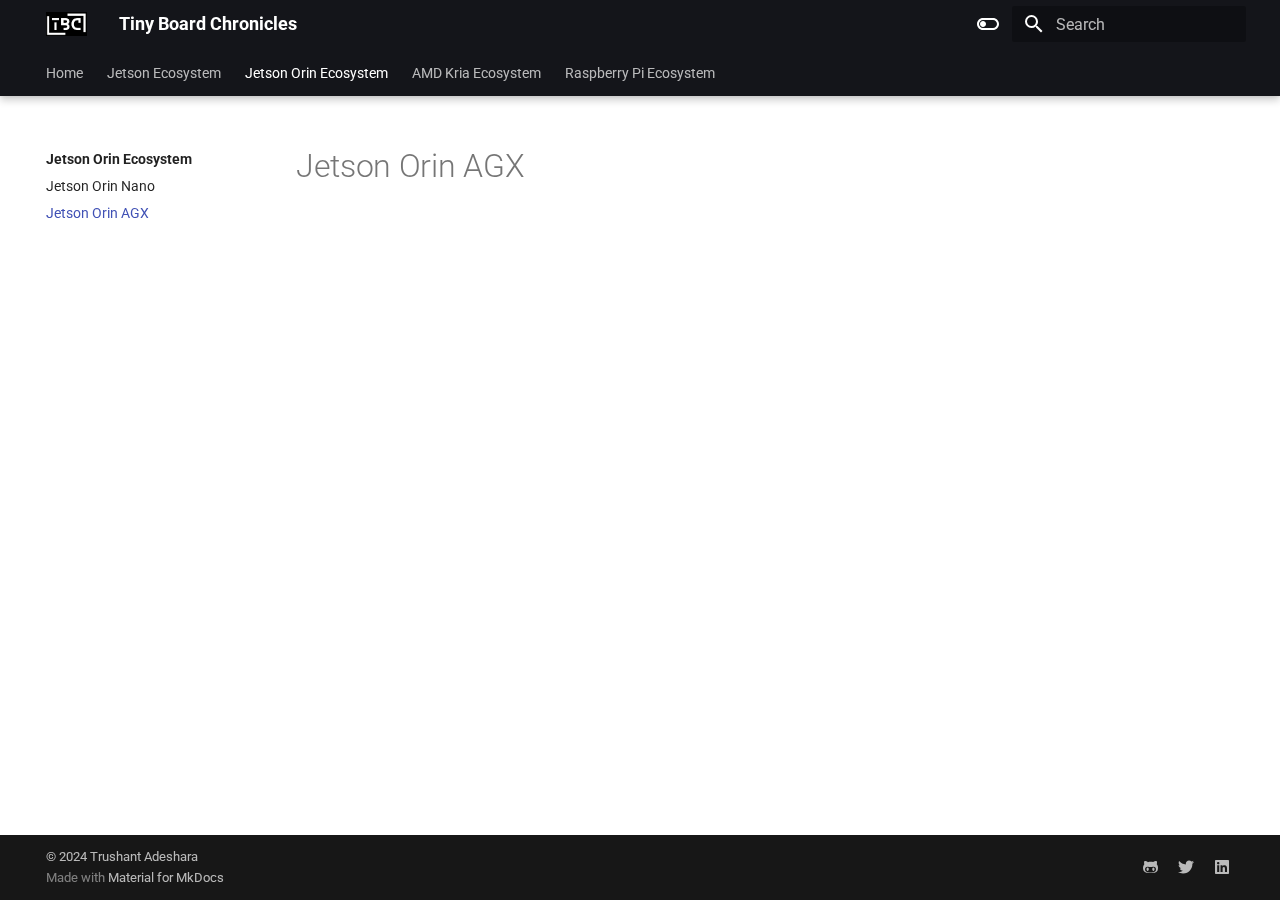
<file: jetson_orin/jetson_orin_agx/index.html>
<!doctype html>
<html lang="en" class="no-js">
  <head>
    
      <meta charset="utf-8">
      <meta name="viewport" content="width=device-width,initial-scale=1">
      
      
      
      
        <link rel="prev" href="../jetson_orin_nano/">
      
      
        <link rel="next" href="../../amd/">
      
      
      <link rel="icon" href="../../assets/images/favicon.png">
      <meta name="generator" content="mkdocs-1.6.0, mkdocs-material-9.5.28">
    
    
      
        <title>Jetson Orin AGX - Tiny Board Chronicles</title>
      
    
    
      <link rel="stylesheet" href="../../assets/stylesheets/main.6543a935.min.css">
      
        
        <link rel="stylesheet" href="../../assets/stylesheets/palette.06af60db.min.css">
      
      


    
    
      
    
    
      
        
        
        <link rel="preconnect" href="https://fonts.gstatic.com" crossorigin>
        <link rel="stylesheet" href="https://fonts.googleapis.com/css?family=Roboto:300,300i,400,400i,700,700i%7CRoboto+Mono:400,400i,700,700i&display=fallback">
        <style>:root{--md-text-font:"Roboto";--md-code-font:"Roboto Mono"}</style>
      
    
    
      <link rel="stylesheet" href="../../assets/css/extra.css">
    
    <script>__md_scope=new URL("../..",location),__md_hash=e=>[...e].reduce((e,_)=>(e<<5)-e+_.charCodeAt(0),0),__md_get=(e,_=localStorage,t=__md_scope)=>JSON.parse(_.getItem(t.pathname+"."+e)),__md_set=(e,_,t=localStorage,a=__md_scope)=>{try{t.setItem(a.pathname+"."+e,JSON.stringify(_))}catch(e){}}</script>
    
      

    
    
    
  </head>
  
  
    
    
      
    
    
    
    
    <body dir="ltr" data-md-color-scheme="default" data-md-color-primary="black" data-md-color-accent="purple">
  
    
    <input class="md-toggle" data-md-toggle="drawer" type="checkbox" id="__drawer" autocomplete="off">
    <input class="md-toggle" data-md-toggle="search" type="checkbox" id="__search" autocomplete="off">
    <label class="md-overlay" for="__drawer"></label>
    <div data-md-component="skip">
      
        
        <a href="#jetson-orin-agx" class="md-skip">
          Skip to content
        </a>
      
    </div>
    <div data-md-component="announce">
      
    </div>
    
    
      

  

<header class="md-header md-header--shadow md-header--lifted" data-md-component="header">
  <nav class="md-header__inner md-grid" aria-label="Header">
    <a href="../.." title="Tiny Board Chronicles" class="md-header__button md-logo" aria-label="Tiny Board Chronicles" data-md-component="logo">
      
  <img src="../../assets/img/logo.png" alt="logo">

    </a>
    <label class="md-header__button md-icon" for="__drawer">
      
      <svg xmlns="http://www.w3.org/2000/svg" viewBox="0 0 24 24"><path d="M3 6h18v2H3V6m0 5h18v2H3v-2m0 5h18v2H3v-2Z"/></svg>
    </label>
    <div class="md-header__title" data-md-component="header-title">
      <div class="md-header__ellipsis">
        <div class="md-header__topic">
          <span class="md-ellipsis">
            Tiny Board Chronicles
          </span>
        </div>
        <div class="md-header__topic" data-md-component="header-topic">
          <span class="md-ellipsis">
            
              Jetson Orin AGX
            
          </span>
        </div>
      </div>
    </div>
    
      
        <form class="md-header__option" data-md-component="palette">
  
    
    
    
    <input class="md-option" data-md-color-media="" data-md-color-scheme="default" data-md-color-primary="black" data-md-color-accent="purple"  aria-label="Switch to dark mode"  type="radio" name="__palette" id="__palette_0">
    
      <label class="md-header__button md-icon" title="Switch to dark mode" for="__palette_1" hidden>
        <svg xmlns="http://www.w3.org/2000/svg" viewBox="0 0 24 24"><path d="M17 6H7c-3.31 0-6 2.69-6 6s2.69 6 6 6h10c3.31 0 6-2.69 6-6s-2.69-6-6-6zm0 10H7c-2.21 0-4-1.79-4-4s1.79-4 4-4h10c2.21 0 4 1.79 4 4s-1.79 4-4 4zM7 9c-1.66 0-3 1.34-3 3s1.34 3 3 3 3-1.34 3-3-1.34-3-3-3z"/></svg>
      </label>
    
  
    
    
    
    <input class="md-option" data-md-color-media="" data-md-color-scheme="slate" data-md-color-primary="black" data-md-color-accent="lime"  aria-label="Switch to light mode"  type="radio" name="__palette" id="__palette_1">
    
      <label class="md-header__button md-icon" title="Switch to light mode" for="__palette_0" hidden>
        <svg xmlns="http://www.w3.org/2000/svg" viewBox="0 0 24 24"><path d="M17 7H7a5 5 0 0 0-5 5 5 5 0 0 0 5 5h10a5 5 0 0 0 5-5 5 5 0 0 0-5-5m0 8a3 3 0 0 1-3-3 3 3 0 0 1 3-3 3 3 0 0 1 3 3 3 3 0 0 1-3 3Z"/></svg>
      </label>
    
  
</form>
      
    
    
      <script>var media,input,key,value,palette=__md_get("__palette");if(palette&&palette.color){"(prefers-color-scheme)"===palette.color.media&&(media=matchMedia("(prefers-color-scheme: light)"),input=document.querySelector(media.matches?"[data-md-color-media='(prefers-color-scheme: light)']":"[data-md-color-media='(prefers-color-scheme: dark)']"),palette.color.media=input.getAttribute("data-md-color-media"),palette.color.scheme=input.getAttribute("data-md-color-scheme"),palette.color.primary=input.getAttribute("data-md-color-primary"),palette.color.accent=input.getAttribute("data-md-color-accent"));for([key,value]of Object.entries(palette.color))document.body.setAttribute("data-md-color-"+key,value)}</script>
    
    
    
      <label class="md-header__button md-icon" for="__search">
        
        <svg xmlns="http://www.w3.org/2000/svg" viewBox="0 0 24 24"><path d="M9.5 3A6.5 6.5 0 0 1 16 9.5c0 1.61-.59 3.09-1.56 4.23l.27.27h.79l5 5-1.5 1.5-5-5v-.79l-.27-.27A6.516 6.516 0 0 1 9.5 16 6.5 6.5 0 0 1 3 9.5 6.5 6.5 0 0 1 9.5 3m0 2C7 5 5 7 5 9.5S7 14 9.5 14 14 12 14 9.5 12 5 9.5 5Z"/></svg>
      </label>
      <div class="md-search" data-md-component="search" role="dialog">
  <label class="md-search__overlay" for="__search"></label>
  <div class="md-search__inner" role="search">
    <form class="md-search__form" name="search">
      <input type="text" class="md-search__input" name="query" aria-label="Search" placeholder="Search" autocapitalize="off" autocorrect="off" autocomplete="off" spellcheck="false" data-md-component="search-query" required>
      <label class="md-search__icon md-icon" for="__search">
        
        <svg xmlns="http://www.w3.org/2000/svg" viewBox="0 0 24 24"><path d="M9.5 3A6.5 6.5 0 0 1 16 9.5c0 1.61-.59 3.09-1.56 4.23l.27.27h.79l5 5-1.5 1.5-5-5v-.79l-.27-.27A6.516 6.516 0 0 1 9.5 16 6.5 6.5 0 0 1 3 9.5 6.5 6.5 0 0 1 9.5 3m0 2C7 5 5 7 5 9.5S7 14 9.5 14 14 12 14 9.5 12 5 9.5 5Z"/></svg>
        
        <svg xmlns="http://www.w3.org/2000/svg" viewBox="0 0 24 24"><path d="M20 11v2H8l5.5 5.5-1.42 1.42L4.16 12l7.92-7.92L13.5 5.5 8 11h12Z"/></svg>
      </label>
      <nav class="md-search__options" aria-label="Search">
        
        <button type="reset" class="md-search__icon md-icon" title="Clear" aria-label="Clear" tabindex="-1">
          
          <svg xmlns="http://www.w3.org/2000/svg" viewBox="0 0 24 24"><path d="M19 6.41 17.59 5 12 10.59 6.41 5 5 6.41 10.59 12 5 17.59 6.41 19 12 13.41 17.59 19 19 17.59 13.41 12 19 6.41Z"/></svg>
        </button>
      </nav>
      
        <div class="md-search__suggest" data-md-component="search-suggest"></div>
      
    </form>
    <div class="md-search__output">
      <div class="md-search__scrollwrap" tabindex="0" data-md-scrollfix>
        <div class="md-search-result" data-md-component="search-result">
          <div class="md-search-result__meta">
            Initializing search
          </div>
          <ol class="md-search-result__list" role="presentation"></ol>
        </div>
      </div>
    </div>
  </div>
</div>
    
    
  </nav>
  
    
      
<nav class="md-tabs" aria-label="Tabs" data-md-component="tabs">
  <div class="md-grid">
    <ul class="md-tabs__list">
      
        
  
  
  
    <li class="md-tabs__item">
      <a href="../.." class="md-tabs__link">
        
  
    
  
  Home

      </a>
    </li>
  

      
        
  
  
  
    
    
      <li class="md-tabs__item">
        <a href="../../jetson/" class="md-tabs__link">
          
  
    
  
  Jetson Ecosystem

        </a>
      </li>
    
  

      
        
  
  
    
  
  
    
    
      <li class="md-tabs__item md-tabs__item--active">
        <a href="../" class="md-tabs__link">
          
  
    
  
  Jetson Orin Ecosystem

        </a>
      </li>
    
  

      
        
  
  
  
    
    
      <li class="md-tabs__item">
        <a href="../../amd/" class="md-tabs__link">
          
  
    
  
  AMD Kria Ecosystem

        </a>
      </li>
    
  

      
        
  
  
  
    
    
      <li class="md-tabs__item">
        <a href="../../rpi/" class="md-tabs__link">
          
  
    
  
  Raspberry Pi Ecosystem

        </a>
      </li>
    
  

      
    </ul>
  </div>
</nav>
    
  
</header>
    
    <div class="md-container" data-md-component="container">
      
      
        
      
      <main class="md-main" data-md-component="main">
        <div class="md-main__inner md-grid">
          
            
              
              <div class="md-sidebar md-sidebar--primary" data-md-component="sidebar" data-md-type="navigation" >
                <div class="md-sidebar__scrollwrap">
                  <div class="md-sidebar__inner">
                    


  


  

<nav class="md-nav md-nav--primary md-nav--lifted md-nav--integrated" aria-label="Navigation" data-md-level="0">
  <label class="md-nav__title" for="__drawer">
    <a href="../.." title="Tiny Board Chronicles" class="md-nav__button md-logo" aria-label="Tiny Board Chronicles" data-md-component="logo">
      
  <img src="../../assets/img/logo.png" alt="logo">

    </a>
    Tiny Board Chronicles
  </label>
  
  <ul class="md-nav__list" data-md-scrollfix>
    
      
      
  
  
  
  
    <li class="md-nav__item">
      <a href="../.." class="md-nav__link">
        
  
  <span class="md-ellipsis">
    Home
  </span>
  

      </a>
    </li>
  

    
      
      
  
  
  
  
    
    
      
        
          
        
      
        
      
        
      
        
      
    
    
      
      
        
      
    
    
    <li class="md-nav__item md-nav__item--nested">
      
        
        
        <input class="md-nav__toggle md-toggle " type="checkbox" id="__nav_2" >
        
          
          
          <div class="md-nav__link md-nav__container">
            <a href="../../jetson/" class="md-nav__link ">
              
  
  <span class="md-ellipsis">
    Jetson Ecosystem
  </span>
  

            </a>
            
              
              <label class="md-nav__link " for="__nav_2" id="__nav_2_label" tabindex="0">
                <span class="md-nav__icon md-icon"></span>
              </label>
            
          </div>
        
        <nav class="md-nav" data-md-level="1" aria-labelledby="__nav_2_label" aria-expanded="false">
          <label class="md-nav__title" for="__nav_2">
            <span class="md-nav__icon md-icon"></span>
            Jetson Ecosystem
          </label>
          <ul class="md-nav__list" data-md-scrollfix>
            
              
            
              
                
  
  
  
  
    <li class="md-nav__item">
      <a href="../../jetson/jetson_nano2/" class="md-nav__link">
        
  
  <span class="md-ellipsis">
    Jetson Nano ( 2 GB )
  </span>
  

      </a>
    </li>
  

              
            
              
                
  
  
  
  
    <li class="md-nav__item">
      <a href="../../jetson/jetson_nano4/" class="md-nav__link">
        
  
  <span class="md-ellipsis">
    Jetson Nano ( 4 GB )
  </span>
  

      </a>
    </li>
  

              
            
              
                
  
  
  
  
    <li class="md-nav__item">
      <a href="../../jetson/jetson_mate/" class="md-nav__link">
        
  
  <span class="md-ellipsis">
    Jetson Mate Cluster
  </span>
  

      </a>
    </li>
  

              
            
          </ul>
        </nav>
      
    </li>
  

    
      
      
  
  
    
  
  
  
    
    
      
        
          
        
      
        
      
        
      
    
    
      
        
        
      
      
        
      
    
    
    <li class="md-nav__item md-nav__item--active md-nav__item--section md-nav__item--nested">
      
        
        
        <input class="md-nav__toggle md-toggle " type="checkbox" id="__nav_3" checked>
        
          
          
          <div class="md-nav__link md-nav__container">
            <a href="../" class="md-nav__link ">
              
  
  <span class="md-ellipsis">
    Jetson Orin Ecosystem
  </span>
  

            </a>
            
              
              <label class="md-nav__link " for="__nav_3" id="__nav_3_label" tabindex="">
                <span class="md-nav__icon md-icon"></span>
              </label>
            
          </div>
        
        <nav class="md-nav" data-md-level="1" aria-labelledby="__nav_3_label" aria-expanded="true">
          <label class="md-nav__title" for="__nav_3">
            <span class="md-nav__icon md-icon"></span>
            Jetson Orin Ecosystem
          </label>
          <ul class="md-nav__list" data-md-scrollfix>
            
              
            
              
                
  
  
  
  
    <li class="md-nav__item">
      <a href="../jetson_orin_nano/" class="md-nav__link">
        
  
  <span class="md-ellipsis">
    Jetson Orin Nano
  </span>
  

      </a>
    </li>
  

              
            
              
                
  
  
    
  
  
  
    <li class="md-nav__item md-nav__item--active">
      
      <input class="md-nav__toggle md-toggle" type="checkbox" id="__toc">
      
      
        
      
      
      <a href="./" class="md-nav__link md-nav__link--active">
        
  
  <span class="md-ellipsis">
    Jetson Orin AGX
  </span>
  

      </a>
      
    </li>
  

              
            
          </ul>
        </nav>
      
    </li>
  

    
      
      
  
  
  
  
    
    
      
        
          
        
      
        
      
    
    
      
      
        
      
    
    
    <li class="md-nav__item md-nav__item--nested">
      
        
        
        <input class="md-nav__toggle md-toggle " type="checkbox" id="__nav_4" >
        
          
          
          <div class="md-nav__link md-nav__container">
            <a href="../../amd/" class="md-nav__link ">
              
  
  <span class="md-ellipsis">
    AMD Kria Ecosystem
  </span>
  

            </a>
            
              
              <label class="md-nav__link " for="__nav_4" id="__nav_4_label" tabindex="0">
                <span class="md-nav__icon md-icon"></span>
              </label>
            
          </div>
        
        <nav class="md-nav" data-md-level="1" aria-labelledby="__nav_4_label" aria-expanded="false">
          <label class="md-nav__title" for="__nav_4">
            <span class="md-nav__icon md-icon"></span>
            AMD Kria Ecosystem
          </label>
          <ul class="md-nav__list" data-md-scrollfix>
            
              
            
              
                
  
  
  
  
    <li class="md-nav__item">
      <a href="../../amd/kr260/" class="md-nav__link">
        
  
  <span class="md-ellipsis">
    AMD Kria KR260
  </span>
  

      </a>
    </li>
  

              
            
          </ul>
        </nav>
      
    </li>
  

    
      
      
  
  
  
  
    
    
      
        
          
        
      
        
      
        
      
        
      
    
    
      
      
        
      
    
    
    <li class="md-nav__item md-nav__item--nested">
      
        
        
        <input class="md-nav__toggle md-toggle " type="checkbox" id="__nav_5" >
        
          
          
          <div class="md-nav__link md-nav__container">
            <a href="../../rpi/" class="md-nav__link ">
              
  
  <span class="md-ellipsis">
    Raspberry Pi Ecosystem
  </span>
  

            </a>
            
              
              <label class="md-nav__link " for="__nav_5" id="__nav_5_label" tabindex="0">
                <span class="md-nav__icon md-icon"></span>
              </label>
            
          </div>
        
        <nav class="md-nav" data-md-level="1" aria-labelledby="__nav_5_label" aria-expanded="false">
          <label class="md-nav__title" for="__nav_5">
            <span class="md-nav__icon md-icon"></span>
            Raspberry Pi Ecosystem
          </label>
          <ul class="md-nav__list" data-md-scrollfix>
            
              
            
              
                
  
  
  
  
    <li class="md-nav__item">
      <a href="../../rpi/zero/" class="md-nav__link">
        
  
  <span class="md-ellipsis">
    Raspberry Pi Zero
  </span>
  

      </a>
    </li>
  

              
            
              
                
  
  
  
  
    <li class="md-nav__item">
      <a href="../../rpi/4_8gb/" class="md-nav__link">
        
  
  <span class="md-ellipsis">
    Raspberry Pi 4 ( 8 GB )
  </span>
  

      </a>
    </li>
  

              
            
              
                
  
  
  
  
    <li class="md-nav__item">
      <a href="../../rpi/5_8gb/" class="md-nav__link">
        
  
  <span class="md-ellipsis">
    Raspberry Pi 5 ( 8 GB )
  </span>
  

      </a>
    </li>
  

              
            
          </ul>
        </nav>
      
    </li>
  

    
  </ul>
</nav>
                  </div>
                </div>
              </div>
            
            
          
          
            <div class="md-content" data-md-component="content">
              <article class="md-content__inner md-typeset">
                
                  


<h1 id="jetson-orin-agx">Jetson Orin AGX</h1>












                
              </article>
            </div>
          
          
  <script>var tabs=__md_get("__tabs");if(Array.isArray(tabs))e:for(var set of document.querySelectorAll(".tabbed-set")){var tab,labels=set.querySelector(".tabbed-labels");for(tab of tabs)for(var label of labels.getElementsByTagName("label"))if(label.innerText.trim()===tab){var input=document.getElementById(label.htmlFor);input.checked=!0;continue e}}</script>

<script>var target=document.getElementById(location.hash.slice(1));target&&target.name&&(target.checked=target.name.startsWith("__tabbed_"))</script>
        </div>
        
      </main>
      
        <footer class="md-footer">
  
  <div class="md-footer-meta md-typeset">
    <div class="md-footer-meta__inner md-grid">
      <div class="md-copyright">
  
    <div class="md-copyright__highlight">
      &copy; 2024 <a href="https://github.com/trushant05" target="_blank" rel="noopener">Trushant Adeshara</a>

    </div>
  
  
    Made with
    <a href="https://squidfunk.github.io/mkdocs-material/" target="_blank" rel="noopener">
      Material for MkDocs
    </a>
  
</div>
      
        <div class="md-social">
  
    
    
    
    
      
      
    
    <a href="https://github.com/trushant05" target="_blank" rel="noopener" title="github.com" class="md-social__link">
      <svg xmlns="http://www.w3.org/2000/svg" viewBox="0 0 480 512"><!--! Font Awesome Free 6.5.2 by @fontawesome - https://fontawesome.com License - https://fontawesome.com/license/free (Icons: CC BY 4.0, Fonts: SIL OFL 1.1, Code: MIT License) Copyright 2024 Fonticons, Inc.--><path d="M186.1 328.7c0 20.9-10.9 55.1-36.7 55.1s-36.7-34.2-36.7-55.1 10.9-55.1 36.7-55.1 36.7 34.2 36.7 55.1zM480 278.2c0 31.9-3.2 65.7-17.5 95-37.9 76.6-142.1 74.8-216.7 74.8-75.8 0-186.2 2.7-225.6-74.8-14.6-29-20.2-63.1-20.2-95 0-41.9 13.9-81.5 41.5-113.6-5.2-15.8-7.7-32.4-7.7-48.8 0-21.5 4.9-32.3 14.6-51.8 45.3 0 74.3 9 108.8 36 29-6.9 58.8-10 88.7-10 27 0 54.2 2.9 80.4 9.2 34-26.7 63-35.2 107.8-35.2 9.8 19.5 14.6 30.3 14.6 51.8 0 16.4-2.6 32.7-7.7 48.2 27.5 32.4 39 72.3 39 114.2zm-64.3 50.5c0-43.9-26.7-82.6-73.5-82.6-18.9 0-37 3.4-56 6-14.9 2.3-29.8 3.2-45.1 3.2-15.2 0-30.1-.9-45.1-3.2-18.7-2.6-37-6-56-6-46.8 0-73.5 38.7-73.5 82.6 0 87.8 80.4 101.3 150.4 101.3h48.2c70.3 0 150.6-13.4 150.6-101.3zm-82.6-55.1c-25.8 0-36.7 34.2-36.7 55.1s10.9 55.1 36.7 55.1 36.7-34.2 36.7-55.1-10.9-55.1-36.7-55.1z"/></svg>
    </a>
  
    
    
    
    
      
      
    
    <a href="https://twitter.com/_trushant_" target="_blank" rel="noopener" title="twitter.com" class="md-social__link">
      <svg xmlns="http://www.w3.org/2000/svg" viewBox="0 0 512 512"><!--! Font Awesome Free 6.5.2 by @fontawesome - https://fontawesome.com License - https://fontawesome.com/license/free (Icons: CC BY 4.0, Fonts: SIL OFL 1.1, Code: MIT License) Copyright 2024 Fonticons, Inc.--><path d="M459.37 151.716c.325 4.548.325 9.097.325 13.645 0 138.72-105.583 298.558-298.558 298.558-59.452 0-114.68-17.219-161.137-47.106 8.447.974 16.568 1.299 25.34 1.299 49.055 0 94.213-16.568 130.274-44.832-46.132-.975-84.792-31.188-98.112-72.772 6.498.974 12.995 1.624 19.818 1.624 9.421 0 18.843-1.3 27.614-3.573-48.081-9.747-84.143-51.98-84.143-102.985v-1.299c13.969 7.797 30.214 12.67 47.431 13.319-28.264-18.843-46.781-51.005-46.781-87.391 0-19.492 5.197-37.36 14.294-52.954 51.655 63.675 129.3 105.258 216.365 109.807-1.624-7.797-2.599-15.918-2.599-24.04 0-57.828 46.782-104.934 104.934-104.934 30.213 0 57.502 12.67 76.67 33.137 23.715-4.548 46.456-13.32 66.599-25.34-7.798 24.366-24.366 44.833-46.132 57.827 21.117-2.273 41.584-8.122 60.426-16.243-14.292 20.791-32.161 39.308-52.628 54.253z"/></svg>
    </a>
  
    
    
    
    
      
      
    
    <a href="https://www.linkedin.com/in/trushant-adeshara" target="_blank" rel="noopener" title="www.linkedin.com" class="md-social__link">
      <svg xmlns="http://www.w3.org/2000/svg" viewBox="0 0 448 512"><!--! Font Awesome Free 6.5.2 by @fontawesome - https://fontawesome.com License - https://fontawesome.com/license/free (Icons: CC BY 4.0, Fonts: SIL OFL 1.1, Code: MIT License) Copyright 2024 Fonticons, Inc.--><path d="M416 32H31.9C14.3 32 0 46.5 0 64.3v383.4C0 465.5 14.3 480 31.9 480H416c17.6 0 32-14.5 32-32.3V64.3c0-17.8-14.4-32.3-32-32.3zM135.4 416H69V202.2h66.5V416zm-33.2-243c-21.3 0-38.5-17.3-38.5-38.5S80.9 96 102.2 96c21.2 0 38.5 17.3 38.5 38.5 0 21.3-17.2 38.5-38.5 38.5zm282.1 243h-66.4V312c0-24.8-.5-56.7-34.5-56.7-34.6 0-39.9 27-39.9 54.9V416h-66.4V202.2h63.7v29.2h.9c8.9-16.8 30.6-34.5 62.9-34.5 67.2 0 79.7 44.3 79.7 101.9V416z"/></svg>
    </a>
  
</div>
      
    </div>
  </div>
</footer>
      
    </div>
    <div class="md-dialog" data-md-component="dialog">
      <div class="md-dialog__inner md-typeset"></div>
    </div>
    
    
    <script id="__config" type="application/json">{"base": "../..", "features": ["navigation.tabs", "navigation.tabs.sticky", "navigation.sections", "navigation.path", "navigation.indexes", "toc.integrate", "search.suggest", "search.highlight", "content.tabs.link", "content.code.annotation", "content.code.copy"], "search": "../../assets/javascripts/workers/search.b8dbb3d2.min.js", "translations": {"clipboard.copied": "Copied to clipboard", "clipboard.copy": "Copy to clipboard", "search.result.more.one": "1 more on this page", "search.result.more.other": "# more on this page", "search.result.none": "No matching documents", "search.result.one": "1 matching document", "search.result.other": "# matching documents", "search.result.placeholder": "Type to start searching", "search.result.term.missing": "Missing", "select.version": "Select version"}}</script>
    
    
      <script src="../../assets/javascripts/bundle.fe8b6f2b.min.js"></script>
      
    
  </body>
</html>
</file>
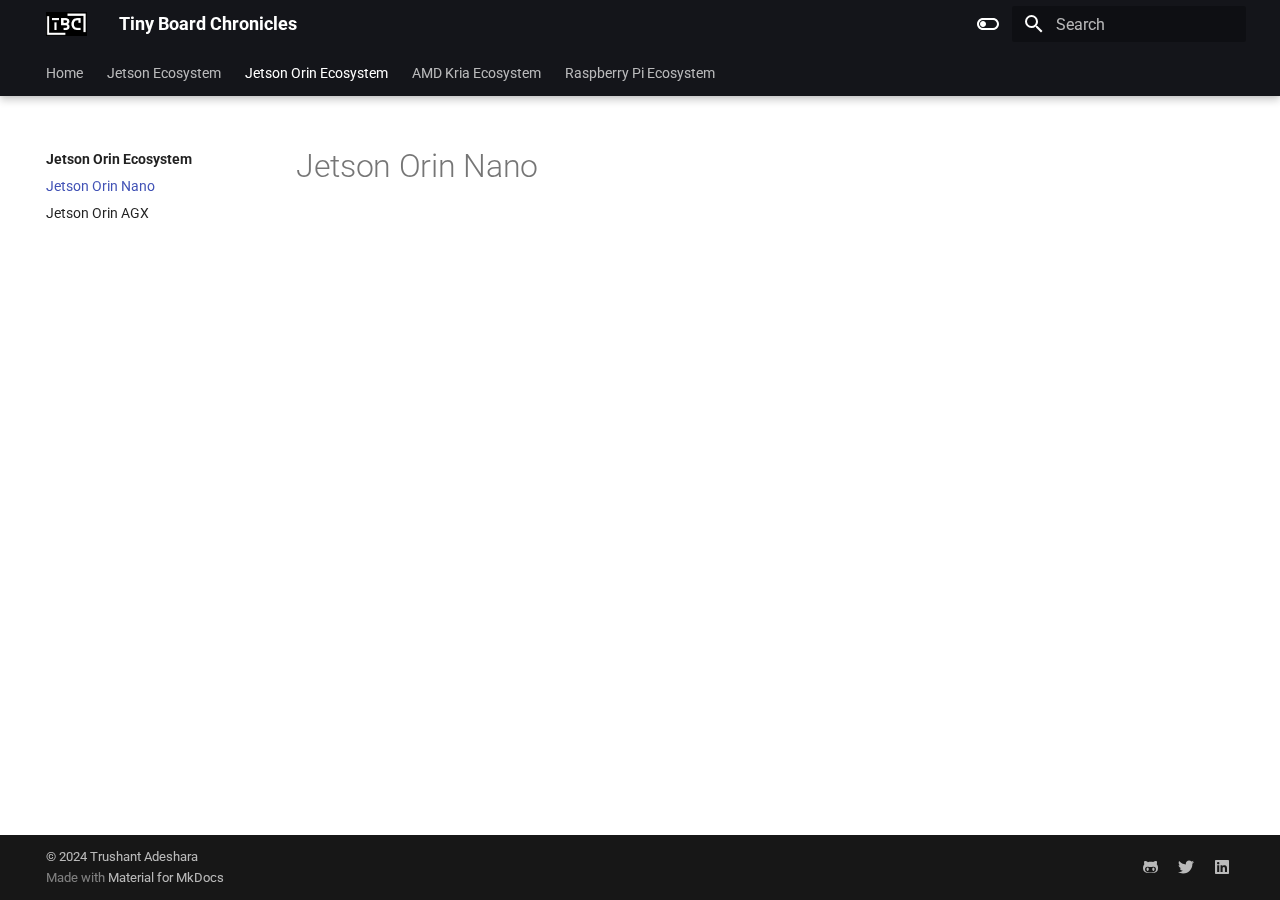
<file: jetson_orin/jetson_orin_nano/index.html>
<!doctype html>
<html lang="en" class="no-js">
  <head>
    
      <meta charset="utf-8">
      <meta name="viewport" content="width=device-width,initial-scale=1">
      
      
      
      
        <link rel="prev" href="../">
      
      
        <link rel="next" href="../jetson_orin_agx/">
      
      
      <link rel="icon" href="../../assets/images/favicon.png">
      <meta name="generator" content="mkdocs-1.6.0, mkdocs-material-9.5.28">
    
    
      
        <title>Jetson Orin Nano - Tiny Board Chronicles</title>
      
    
    
      <link rel="stylesheet" href="../../assets/stylesheets/main.6543a935.min.css">
      
        
        <link rel="stylesheet" href="../../assets/stylesheets/palette.06af60db.min.css">
      
      


    
    
      
    
    
      
        
        
        <link rel="preconnect" href="https://fonts.gstatic.com" crossorigin>
        <link rel="stylesheet" href="https://fonts.googleapis.com/css?family=Roboto:300,300i,400,400i,700,700i%7CRoboto+Mono:400,400i,700,700i&display=fallback">
        <style>:root{--md-text-font:"Roboto";--md-code-font:"Roboto Mono"}</style>
      
    
    
      <link rel="stylesheet" href="../../assets/css/extra.css">
    
    <script>__md_scope=new URL("../..",location),__md_hash=e=>[...e].reduce((e,_)=>(e<<5)-e+_.charCodeAt(0),0),__md_get=(e,_=localStorage,t=__md_scope)=>JSON.parse(_.getItem(t.pathname+"."+e)),__md_set=(e,_,t=localStorage,a=__md_scope)=>{try{t.setItem(a.pathname+"."+e,JSON.stringify(_))}catch(e){}}</script>
    
      

    
    
    
  </head>
  
  
    
    
      
    
    
    
    
    <body dir="ltr" data-md-color-scheme="default" data-md-color-primary="black" data-md-color-accent="purple">
  
    
    <input class="md-toggle" data-md-toggle="drawer" type="checkbox" id="__drawer" autocomplete="off">
    <input class="md-toggle" data-md-toggle="search" type="checkbox" id="__search" autocomplete="off">
    <label class="md-overlay" for="__drawer"></label>
    <div data-md-component="skip">
      
        
        <a href="#jetson-orin-nano" class="md-skip">
          Skip to content
        </a>
      
    </div>
    <div data-md-component="announce">
      
    </div>
    
    
      

  

<header class="md-header md-header--shadow md-header--lifted" data-md-component="header">
  <nav class="md-header__inner md-grid" aria-label="Header">
    <a href="../.." title="Tiny Board Chronicles" class="md-header__button md-logo" aria-label="Tiny Board Chronicles" data-md-component="logo">
      
  <img src="../../assets/img/logo.png" alt="logo">

    </a>
    <label class="md-header__button md-icon" for="__drawer">
      
      <svg xmlns="http://www.w3.org/2000/svg" viewBox="0 0 24 24"><path d="M3 6h18v2H3V6m0 5h18v2H3v-2m0 5h18v2H3v-2Z"/></svg>
    </label>
    <div class="md-header__title" data-md-component="header-title">
      <div class="md-header__ellipsis">
        <div class="md-header__topic">
          <span class="md-ellipsis">
            Tiny Board Chronicles
          </span>
        </div>
        <div class="md-header__topic" data-md-component="header-topic">
          <span class="md-ellipsis">
            
              Jetson Orin Nano
            
          </span>
        </div>
      </div>
    </div>
    
      
        <form class="md-header__option" data-md-component="palette">
  
    
    
    
    <input class="md-option" data-md-color-media="" data-md-color-scheme="default" data-md-color-primary="black" data-md-color-accent="purple"  aria-label="Switch to dark mode"  type="radio" name="__palette" id="__palette_0">
    
      <label class="md-header__button md-icon" title="Switch to dark mode" for="__palette_1" hidden>
        <svg xmlns="http://www.w3.org/2000/svg" viewBox="0 0 24 24"><path d="M17 6H7c-3.31 0-6 2.69-6 6s2.69 6 6 6h10c3.31 0 6-2.69 6-6s-2.69-6-6-6zm0 10H7c-2.21 0-4-1.79-4-4s1.79-4 4-4h10c2.21 0 4 1.79 4 4s-1.79 4-4 4zM7 9c-1.66 0-3 1.34-3 3s1.34 3 3 3 3-1.34 3-3-1.34-3-3-3z"/></svg>
      </label>
    
  
    
    
    
    <input class="md-option" data-md-color-media="" data-md-color-scheme="slate" data-md-color-primary="black" data-md-color-accent="lime"  aria-label="Switch to light mode"  type="radio" name="__palette" id="__palette_1">
    
      <label class="md-header__button md-icon" title="Switch to light mode" for="__palette_0" hidden>
        <svg xmlns="http://www.w3.org/2000/svg" viewBox="0 0 24 24"><path d="M17 7H7a5 5 0 0 0-5 5 5 5 0 0 0 5 5h10a5 5 0 0 0 5-5 5 5 0 0 0-5-5m0 8a3 3 0 0 1-3-3 3 3 0 0 1 3-3 3 3 0 0 1 3 3 3 3 0 0 1-3 3Z"/></svg>
      </label>
    
  
</form>
      
    
    
      <script>var media,input,key,value,palette=__md_get("__palette");if(palette&&palette.color){"(prefers-color-scheme)"===palette.color.media&&(media=matchMedia("(prefers-color-scheme: light)"),input=document.querySelector(media.matches?"[data-md-color-media='(prefers-color-scheme: light)']":"[data-md-color-media='(prefers-color-scheme: dark)']"),palette.color.media=input.getAttribute("data-md-color-media"),palette.color.scheme=input.getAttribute("data-md-color-scheme"),palette.color.primary=input.getAttribute("data-md-color-primary"),palette.color.accent=input.getAttribute("data-md-color-accent"));for([key,value]of Object.entries(palette.color))document.body.setAttribute("data-md-color-"+key,value)}</script>
    
    
    
      <label class="md-header__button md-icon" for="__search">
        
        <svg xmlns="http://www.w3.org/2000/svg" viewBox="0 0 24 24"><path d="M9.5 3A6.5 6.5 0 0 1 16 9.5c0 1.61-.59 3.09-1.56 4.23l.27.27h.79l5 5-1.5 1.5-5-5v-.79l-.27-.27A6.516 6.516 0 0 1 9.5 16 6.5 6.5 0 0 1 3 9.5 6.5 6.5 0 0 1 9.5 3m0 2C7 5 5 7 5 9.5S7 14 9.5 14 14 12 14 9.5 12 5 9.5 5Z"/></svg>
      </label>
      <div class="md-search" data-md-component="search" role="dialog">
  <label class="md-search__overlay" for="__search"></label>
  <div class="md-search__inner" role="search">
    <form class="md-search__form" name="search">
      <input type="text" class="md-search__input" name="query" aria-label="Search" placeholder="Search" autocapitalize="off" autocorrect="off" autocomplete="off" spellcheck="false" data-md-component="search-query" required>
      <label class="md-search__icon md-icon" for="__search">
        
        <svg xmlns="http://www.w3.org/2000/svg" viewBox="0 0 24 24"><path d="M9.5 3A6.5 6.5 0 0 1 16 9.5c0 1.61-.59 3.09-1.56 4.23l.27.27h.79l5 5-1.5 1.5-5-5v-.79l-.27-.27A6.516 6.516 0 0 1 9.5 16 6.5 6.5 0 0 1 3 9.5 6.5 6.5 0 0 1 9.5 3m0 2C7 5 5 7 5 9.5S7 14 9.5 14 14 12 14 9.5 12 5 9.5 5Z"/></svg>
        
        <svg xmlns="http://www.w3.org/2000/svg" viewBox="0 0 24 24"><path d="M20 11v2H8l5.5 5.5-1.42 1.42L4.16 12l7.92-7.92L13.5 5.5 8 11h12Z"/></svg>
      </label>
      <nav class="md-search__options" aria-label="Search">
        
        <button type="reset" class="md-search__icon md-icon" title="Clear" aria-label="Clear" tabindex="-1">
          
          <svg xmlns="http://www.w3.org/2000/svg" viewBox="0 0 24 24"><path d="M19 6.41 17.59 5 12 10.59 6.41 5 5 6.41 10.59 12 5 17.59 6.41 19 12 13.41 17.59 19 19 17.59 13.41 12 19 6.41Z"/></svg>
        </button>
      </nav>
      
        <div class="md-search__suggest" data-md-component="search-suggest"></div>
      
    </form>
    <div class="md-search__output">
      <div class="md-search__scrollwrap" tabindex="0" data-md-scrollfix>
        <div class="md-search-result" data-md-component="search-result">
          <div class="md-search-result__meta">
            Initializing search
          </div>
          <ol class="md-search-result__list" role="presentation"></ol>
        </div>
      </div>
    </div>
  </div>
</div>
    
    
  </nav>
  
    
      
<nav class="md-tabs" aria-label="Tabs" data-md-component="tabs">
  <div class="md-grid">
    <ul class="md-tabs__list">
      
        
  
  
  
    <li class="md-tabs__item">
      <a href="../.." class="md-tabs__link">
        
  
    
  
  Home

      </a>
    </li>
  

      
        
  
  
  
    
    
      <li class="md-tabs__item">
        <a href="../../jetson/" class="md-tabs__link">
          
  
    
  
  Jetson Ecosystem

        </a>
      </li>
    
  

      
        
  
  
    
  
  
    
    
      <li class="md-tabs__item md-tabs__item--active">
        <a href="../" class="md-tabs__link">
          
  
    
  
  Jetson Orin Ecosystem

        </a>
      </li>
    
  

      
        
  
  
  
    
    
      <li class="md-tabs__item">
        <a href="../../amd/" class="md-tabs__link">
          
  
    
  
  AMD Kria Ecosystem

        </a>
      </li>
    
  

      
        
  
  
  
    
    
      <li class="md-tabs__item">
        <a href="../../rpi/" class="md-tabs__link">
          
  
    
  
  Raspberry Pi Ecosystem

        </a>
      </li>
    
  

      
    </ul>
  </div>
</nav>
    
  
</header>
    
    <div class="md-container" data-md-component="container">
      
      
        
      
      <main class="md-main" data-md-component="main">
        <div class="md-main__inner md-grid">
          
            
              
              <div class="md-sidebar md-sidebar--primary" data-md-component="sidebar" data-md-type="navigation" >
                <div class="md-sidebar__scrollwrap">
                  <div class="md-sidebar__inner">
                    


  


  

<nav class="md-nav md-nav--primary md-nav--lifted md-nav--integrated" aria-label="Navigation" data-md-level="0">
  <label class="md-nav__title" for="__drawer">
    <a href="../.." title="Tiny Board Chronicles" class="md-nav__button md-logo" aria-label="Tiny Board Chronicles" data-md-component="logo">
      
  <img src="../../assets/img/logo.png" alt="logo">

    </a>
    Tiny Board Chronicles
  </label>
  
  <ul class="md-nav__list" data-md-scrollfix>
    
      
      
  
  
  
  
    <li class="md-nav__item">
      <a href="../.." class="md-nav__link">
        
  
  <span class="md-ellipsis">
    Home
  </span>
  

      </a>
    </li>
  

    
      
      
  
  
  
  
    
    
      
        
          
        
      
        
      
        
      
        
      
    
    
      
      
        
      
    
    
    <li class="md-nav__item md-nav__item--nested">
      
        
        
        <input class="md-nav__toggle md-toggle " type="checkbox" id="__nav_2" >
        
          
          
          <div class="md-nav__link md-nav__container">
            <a href="../../jetson/" class="md-nav__link ">
              
  
  <span class="md-ellipsis">
    Jetson Ecosystem
  </span>
  

            </a>
            
              
              <label class="md-nav__link " for="__nav_2" id="__nav_2_label" tabindex="0">
                <span class="md-nav__icon md-icon"></span>
              </label>
            
          </div>
        
        <nav class="md-nav" data-md-level="1" aria-labelledby="__nav_2_label" aria-expanded="false">
          <label class="md-nav__title" for="__nav_2">
            <span class="md-nav__icon md-icon"></span>
            Jetson Ecosystem
          </label>
          <ul class="md-nav__list" data-md-scrollfix>
            
              
            
              
                
  
  
  
  
    <li class="md-nav__item">
      <a href="../../jetson/jetson_nano2/" class="md-nav__link">
        
  
  <span class="md-ellipsis">
    Jetson Nano ( 2 GB )
  </span>
  

      </a>
    </li>
  

              
            
              
                
  
  
  
  
    <li class="md-nav__item">
      <a href="../../jetson/jetson_nano4/" class="md-nav__link">
        
  
  <span class="md-ellipsis">
    Jetson Nano ( 4 GB )
  </span>
  

      </a>
    </li>
  

              
            
              
                
  
  
  
  
    <li class="md-nav__item">
      <a href="../../jetson/jetson_mate/" class="md-nav__link">
        
  
  <span class="md-ellipsis">
    Jetson Mate Cluster
  </span>
  

      </a>
    </li>
  

              
            
          </ul>
        </nav>
      
    </li>
  

    
      
      
  
  
    
  
  
  
    
    
      
        
          
        
      
        
      
        
      
    
    
      
        
        
      
      
        
      
    
    
    <li class="md-nav__item md-nav__item--active md-nav__item--section md-nav__item--nested">
      
        
        
        <input class="md-nav__toggle md-toggle " type="checkbox" id="__nav_3" checked>
        
          
          
          <div class="md-nav__link md-nav__container">
            <a href="../" class="md-nav__link ">
              
  
  <span class="md-ellipsis">
    Jetson Orin Ecosystem
  </span>
  

            </a>
            
              
              <label class="md-nav__link " for="__nav_3" id="__nav_3_label" tabindex="">
                <span class="md-nav__icon md-icon"></span>
              </label>
            
          </div>
        
        <nav class="md-nav" data-md-level="1" aria-labelledby="__nav_3_label" aria-expanded="true">
          <label class="md-nav__title" for="__nav_3">
            <span class="md-nav__icon md-icon"></span>
            Jetson Orin Ecosystem
          </label>
          <ul class="md-nav__list" data-md-scrollfix>
            
              
            
              
                
  
  
    
  
  
  
    <li class="md-nav__item md-nav__item--active">
      
      <input class="md-nav__toggle md-toggle" type="checkbox" id="__toc">
      
      
        
      
      
      <a href="./" class="md-nav__link md-nav__link--active">
        
  
  <span class="md-ellipsis">
    Jetson Orin Nano
  </span>
  

      </a>
      
    </li>
  

              
            
              
                
  
  
  
  
    <li class="md-nav__item">
      <a href="../jetson_orin_agx/" class="md-nav__link">
        
  
  <span class="md-ellipsis">
    Jetson Orin AGX
  </span>
  

      </a>
    </li>
  

              
            
          </ul>
        </nav>
      
    </li>
  

    
      
      
  
  
  
  
    
    
      
        
          
        
      
        
      
    
    
      
      
        
      
    
    
    <li class="md-nav__item md-nav__item--nested">
      
        
        
        <input class="md-nav__toggle md-toggle " type="checkbox" id="__nav_4" >
        
          
          
          <div class="md-nav__link md-nav__container">
            <a href="../../amd/" class="md-nav__link ">
              
  
  <span class="md-ellipsis">
    AMD Kria Ecosystem
  </span>
  

            </a>
            
              
              <label class="md-nav__link " for="__nav_4" id="__nav_4_label" tabindex="0">
                <span class="md-nav__icon md-icon"></span>
              </label>
            
          </div>
        
        <nav class="md-nav" data-md-level="1" aria-labelledby="__nav_4_label" aria-expanded="false">
          <label class="md-nav__title" for="__nav_4">
            <span class="md-nav__icon md-icon"></span>
            AMD Kria Ecosystem
          </label>
          <ul class="md-nav__list" data-md-scrollfix>
            
              
            
              
                
  
  
  
  
    <li class="md-nav__item">
      <a href="../../amd/kr260/" class="md-nav__link">
        
  
  <span class="md-ellipsis">
    AMD Kria KR260
  </span>
  

      </a>
    </li>
  

              
            
          </ul>
        </nav>
      
    </li>
  

    
      
      
  
  
  
  
    
    
      
        
          
        
      
        
      
        
      
        
      
    
    
      
      
        
      
    
    
    <li class="md-nav__item md-nav__item--nested">
      
        
        
        <input class="md-nav__toggle md-toggle " type="checkbox" id="__nav_5" >
        
          
          
          <div class="md-nav__link md-nav__container">
            <a href="../../rpi/" class="md-nav__link ">
              
  
  <span class="md-ellipsis">
    Raspberry Pi Ecosystem
  </span>
  

            </a>
            
              
              <label class="md-nav__link " for="__nav_5" id="__nav_5_label" tabindex="0">
                <span class="md-nav__icon md-icon"></span>
              </label>
            
          </div>
        
        <nav class="md-nav" data-md-level="1" aria-labelledby="__nav_5_label" aria-expanded="false">
          <label class="md-nav__title" for="__nav_5">
            <span class="md-nav__icon md-icon"></span>
            Raspberry Pi Ecosystem
          </label>
          <ul class="md-nav__list" data-md-scrollfix>
            
              
            
              
                
  
  
  
  
    <li class="md-nav__item">
      <a href="../../rpi/zero/" class="md-nav__link">
        
  
  <span class="md-ellipsis">
    Raspberry Pi Zero
  </span>
  

      </a>
    </li>
  

              
            
              
                
  
  
  
  
    <li class="md-nav__item">
      <a href="../../rpi/4_8gb/" class="md-nav__link">
        
  
  <span class="md-ellipsis">
    Raspberry Pi 4 ( 8 GB )
  </span>
  

      </a>
    </li>
  

              
            
              
                
  
  
  
  
    <li class="md-nav__item">
      <a href="../../rpi/5_8gb/" class="md-nav__link">
        
  
  <span class="md-ellipsis">
    Raspberry Pi 5 ( 8 GB )
  </span>
  

      </a>
    </li>
  

              
            
          </ul>
        </nav>
      
    </li>
  

    
  </ul>
</nav>
                  </div>
                </div>
              </div>
            
            
          
          
            <div class="md-content" data-md-component="content">
              <article class="md-content__inner md-typeset">
                
                  


<h1 id="jetson-orin-nano">Jetson Orin Nano</h1>












                
              </article>
            </div>
          
          
  <script>var tabs=__md_get("__tabs");if(Array.isArray(tabs))e:for(var set of document.querySelectorAll(".tabbed-set")){var tab,labels=set.querySelector(".tabbed-labels");for(tab of tabs)for(var label of labels.getElementsByTagName("label"))if(label.innerText.trim()===tab){var input=document.getElementById(label.htmlFor);input.checked=!0;continue e}}</script>

<script>var target=document.getElementById(location.hash.slice(1));target&&target.name&&(target.checked=target.name.startsWith("__tabbed_"))</script>
        </div>
        
      </main>
      
        <footer class="md-footer">
  
  <div class="md-footer-meta md-typeset">
    <div class="md-footer-meta__inner md-grid">
      <div class="md-copyright">
  
    <div class="md-copyright__highlight">
      &copy; 2024 <a href="https://github.com/trushant05" target="_blank" rel="noopener">Trushant Adeshara</a>

    </div>
  
  
    Made with
    <a href="https://squidfunk.github.io/mkdocs-material/" target="_blank" rel="noopener">
      Material for MkDocs
    </a>
  
</div>
      
        <div class="md-social">
  
    
    
    
    
      
      
    
    <a href="https://github.com/trushant05" target="_blank" rel="noopener" title="github.com" class="md-social__link">
      <svg xmlns="http://www.w3.org/2000/svg" viewBox="0 0 480 512"><!--! Font Awesome Free 6.5.2 by @fontawesome - https://fontawesome.com License - https://fontawesome.com/license/free (Icons: CC BY 4.0, Fonts: SIL OFL 1.1, Code: MIT License) Copyright 2024 Fonticons, Inc.--><path d="M186.1 328.7c0 20.9-10.9 55.1-36.7 55.1s-36.7-34.2-36.7-55.1 10.9-55.1 36.7-55.1 36.7 34.2 36.7 55.1zM480 278.2c0 31.9-3.2 65.7-17.5 95-37.9 76.6-142.1 74.8-216.7 74.8-75.8 0-186.2 2.7-225.6-74.8-14.6-29-20.2-63.1-20.2-95 0-41.9 13.9-81.5 41.5-113.6-5.2-15.8-7.7-32.4-7.7-48.8 0-21.5 4.9-32.3 14.6-51.8 45.3 0 74.3 9 108.8 36 29-6.9 58.8-10 88.7-10 27 0 54.2 2.9 80.4 9.2 34-26.7 63-35.2 107.8-35.2 9.8 19.5 14.6 30.3 14.6 51.8 0 16.4-2.6 32.7-7.7 48.2 27.5 32.4 39 72.3 39 114.2zm-64.3 50.5c0-43.9-26.7-82.6-73.5-82.6-18.9 0-37 3.4-56 6-14.9 2.3-29.8 3.2-45.1 3.2-15.2 0-30.1-.9-45.1-3.2-18.7-2.6-37-6-56-6-46.8 0-73.5 38.7-73.5 82.6 0 87.8 80.4 101.3 150.4 101.3h48.2c70.3 0 150.6-13.4 150.6-101.3zm-82.6-55.1c-25.8 0-36.7 34.2-36.7 55.1s10.9 55.1 36.7 55.1 36.7-34.2 36.7-55.1-10.9-55.1-36.7-55.1z"/></svg>
    </a>
  
    
    
    
    
      
      
    
    <a href="https://twitter.com/_trushant_" target="_blank" rel="noopener" title="twitter.com" class="md-social__link">
      <svg xmlns="http://www.w3.org/2000/svg" viewBox="0 0 512 512"><!--! Font Awesome Free 6.5.2 by @fontawesome - https://fontawesome.com License - https://fontawesome.com/license/free (Icons: CC BY 4.0, Fonts: SIL OFL 1.1, Code: MIT License) Copyright 2024 Fonticons, Inc.--><path d="M459.37 151.716c.325 4.548.325 9.097.325 13.645 0 138.72-105.583 298.558-298.558 298.558-59.452 0-114.68-17.219-161.137-47.106 8.447.974 16.568 1.299 25.34 1.299 49.055 0 94.213-16.568 130.274-44.832-46.132-.975-84.792-31.188-98.112-72.772 6.498.974 12.995 1.624 19.818 1.624 9.421 0 18.843-1.3 27.614-3.573-48.081-9.747-84.143-51.98-84.143-102.985v-1.299c13.969 7.797 30.214 12.67 47.431 13.319-28.264-18.843-46.781-51.005-46.781-87.391 0-19.492 5.197-37.36 14.294-52.954 51.655 63.675 129.3 105.258 216.365 109.807-1.624-7.797-2.599-15.918-2.599-24.04 0-57.828 46.782-104.934 104.934-104.934 30.213 0 57.502 12.67 76.67 33.137 23.715-4.548 46.456-13.32 66.599-25.34-7.798 24.366-24.366 44.833-46.132 57.827 21.117-2.273 41.584-8.122 60.426-16.243-14.292 20.791-32.161 39.308-52.628 54.253z"/></svg>
    </a>
  
    
    
    
    
      
      
    
    <a href="https://www.linkedin.com/in/trushant-adeshara" target="_blank" rel="noopener" title="www.linkedin.com" class="md-social__link">
      <svg xmlns="http://www.w3.org/2000/svg" viewBox="0 0 448 512"><!--! Font Awesome Free 6.5.2 by @fontawesome - https://fontawesome.com License - https://fontawesome.com/license/free (Icons: CC BY 4.0, Fonts: SIL OFL 1.1, Code: MIT License) Copyright 2024 Fonticons, Inc.--><path d="M416 32H31.9C14.3 32 0 46.5 0 64.3v383.4C0 465.5 14.3 480 31.9 480H416c17.6 0 32-14.5 32-32.3V64.3c0-17.8-14.4-32.3-32-32.3zM135.4 416H69V202.2h66.5V416zm-33.2-243c-21.3 0-38.5-17.3-38.5-38.5S80.9 96 102.2 96c21.2 0 38.5 17.3 38.5 38.5 0 21.3-17.2 38.5-38.5 38.5zm282.1 243h-66.4V312c0-24.8-.5-56.7-34.5-56.7-34.6 0-39.9 27-39.9 54.9V416h-66.4V202.2h63.7v29.2h.9c8.9-16.8 30.6-34.5 62.9-34.5 67.2 0 79.7 44.3 79.7 101.9V416z"/></svg>
    </a>
  
</div>
      
    </div>
  </div>
</footer>
      
    </div>
    <div class="md-dialog" data-md-component="dialog">
      <div class="md-dialog__inner md-typeset"></div>
    </div>
    
    
    <script id="__config" type="application/json">{"base": "../..", "features": ["navigation.tabs", "navigation.tabs.sticky", "navigation.sections", "navigation.path", "navigation.indexes", "toc.integrate", "search.suggest", "search.highlight", "content.tabs.link", "content.code.annotation", "content.code.copy"], "search": "../../assets/javascripts/workers/search.b8dbb3d2.min.js", "translations": {"clipboard.copied": "Copied to clipboard", "clipboard.copy": "Copy to clipboard", "search.result.more.one": "1 more on this page", "search.result.more.other": "# more on this page", "search.result.none": "No matching documents", "search.result.one": "1 matching document", "search.result.other": "# matching documents", "search.result.placeholder": "Type to start searching", "search.result.term.missing": "Missing", "select.version": "Select version"}}</script>
    
    
      <script src="../../assets/javascripts/bundle.fe8b6f2b.min.js"></script>
      
    
  </body>
</html>
</file>
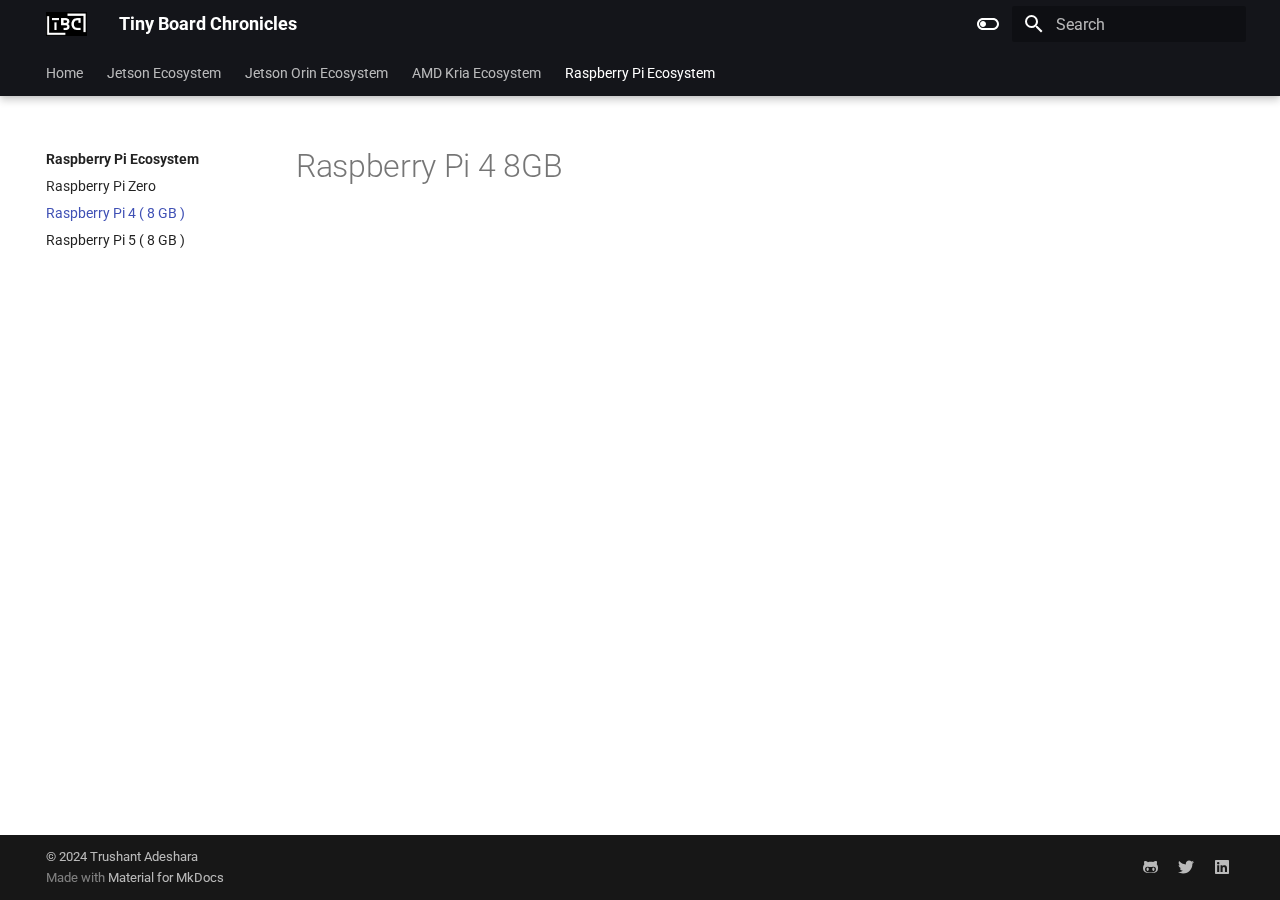
<file: rpi/4_8gb/index.html>
<!doctype html>
<html lang="en" class="no-js">
  <head>
    
      <meta charset="utf-8">
      <meta name="viewport" content="width=device-width,initial-scale=1">
      
      
      
      
        <link rel="prev" href="../zero/">
      
      
        <link rel="next" href="../5_8gb/">
      
      
      <link rel="icon" href="../../assets/images/favicon.png">
      <meta name="generator" content="mkdocs-1.6.0, mkdocs-material-9.5.28">
    
    
      
        <title>Raspberry Pi 4 ( 8 GB ) - Tiny Board Chronicles</title>
      
    
    
      <link rel="stylesheet" href="../../assets/stylesheets/main.6543a935.min.css">
      
        
        <link rel="stylesheet" href="../../assets/stylesheets/palette.06af60db.min.css">
      
      


    
    
      
    
    
      
        
        
        <link rel="preconnect" href="https://fonts.gstatic.com" crossorigin>
        <link rel="stylesheet" href="https://fonts.googleapis.com/css?family=Roboto:300,300i,400,400i,700,700i%7CRoboto+Mono:400,400i,700,700i&display=fallback">
        <style>:root{--md-text-font:"Roboto";--md-code-font:"Roboto Mono"}</style>
      
    
    
      <link rel="stylesheet" href="../../assets/css/extra.css">
    
    <script>__md_scope=new URL("../..",location),__md_hash=e=>[...e].reduce((e,_)=>(e<<5)-e+_.charCodeAt(0),0),__md_get=(e,_=localStorage,t=__md_scope)=>JSON.parse(_.getItem(t.pathname+"."+e)),__md_set=(e,_,t=localStorage,a=__md_scope)=>{try{t.setItem(a.pathname+"."+e,JSON.stringify(_))}catch(e){}}</script>
    
      

    
    
    
  </head>
  
  
    
    
      
    
    
    
    
    <body dir="ltr" data-md-color-scheme="default" data-md-color-primary="black" data-md-color-accent="purple">
  
    
    <input class="md-toggle" data-md-toggle="drawer" type="checkbox" id="__drawer" autocomplete="off">
    <input class="md-toggle" data-md-toggle="search" type="checkbox" id="__search" autocomplete="off">
    <label class="md-overlay" for="__drawer"></label>
    <div data-md-component="skip">
      
        
        <a href="#raspberry-pi-4-8gb" class="md-skip">
          Skip to content
        </a>
      
    </div>
    <div data-md-component="announce">
      
    </div>
    
    
      

  

<header class="md-header md-header--shadow md-header--lifted" data-md-component="header">
  <nav class="md-header__inner md-grid" aria-label="Header">
    <a href="../.." title="Tiny Board Chronicles" class="md-header__button md-logo" aria-label="Tiny Board Chronicles" data-md-component="logo">
      
  <img src="../../assets/img/logo.png" alt="logo">

    </a>
    <label class="md-header__button md-icon" for="__drawer">
      
      <svg xmlns="http://www.w3.org/2000/svg" viewBox="0 0 24 24"><path d="M3 6h18v2H3V6m0 5h18v2H3v-2m0 5h18v2H3v-2Z"/></svg>
    </label>
    <div class="md-header__title" data-md-component="header-title">
      <div class="md-header__ellipsis">
        <div class="md-header__topic">
          <span class="md-ellipsis">
            Tiny Board Chronicles
          </span>
        </div>
        <div class="md-header__topic" data-md-component="header-topic">
          <span class="md-ellipsis">
            
              Raspberry Pi 4 ( 8 GB )
            
          </span>
        </div>
      </div>
    </div>
    
      
        <form class="md-header__option" data-md-component="palette">
  
    
    
    
    <input class="md-option" data-md-color-media="" data-md-color-scheme="default" data-md-color-primary="black" data-md-color-accent="purple"  aria-label="Switch to dark mode"  type="radio" name="__palette" id="__palette_0">
    
      <label class="md-header__button md-icon" title="Switch to dark mode" for="__palette_1" hidden>
        <svg xmlns="http://www.w3.org/2000/svg" viewBox="0 0 24 24"><path d="M17 6H7c-3.31 0-6 2.69-6 6s2.69 6 6 6h10c3.31 0 6-2.69 6-6s-2.69-6-6-6zm0 10H7c-2.21 0-4-1.79-4-4s1.79-4 4-4h10c2.21 0 4 1.79 4 4s-1.79 4-4 4zM7 9c-1.66 0-3 1.34-3 3s1.34 3 3 3 3-1.34 3-3-1.34-3-3-3z"/></svg>
      </label>
    
  
    
    
    
    <input class="md-option" data-md-color-media="" data-md-color-scheme="slate" data-md-color-primary="black" data-md-color-accent="lime"  aria-label="Switch to light mode"  type="radio" name="__palette" id="__palette_1">
    
      <label class="md-header__button md-icon" title="Switch to light mode" for="__palette_0" hidden>
        <svg xmlns="http://www.w3.org/2000/svg" viewBox="0 0 24 24"><path d="M17 7H7a5 5 0 0 0-5 5 5 5 0 0 0 5 5h10a5 5 0 0 0 5-5 5 5 0 0 0-5-5m0 8a3 3 0 0 1-3-3 3 3 0 0 1 3-3 3 3 0 0 1 3 3 3 3 0 0 1-3 3Z"/></svg>
      </label>
    
  
</form>
      
    
    
      <script>var media,input,key,value,palette=__md_get("__palette");if(palette&&palette.color){"(prefers-color-scheme)"===palette.color.media&&(media=matchMedia("(prefers-color-scheme: light)"),input=document.querySelector(media.matches?"[data-md-color-media='(prefers-color-scheme: light)']":"[data-md-color-media='(prefers-color-scheme: dark)']"),palette.color.media=input.getAttribute("data-md-color-media"),palette.color.scheme=input.getAttribute("data-md-color-scheme"),palette.color.primary=input.getAttribute("data-md-color-primary"),palette.color.accent=input.getAttribute("data-md-color-accent"));for([key,value]of Object.entries(palette.color))document.body.setAttribute("data-md-color-"+key,value)}</script>
    
    
    
      <label class="md-header__button md-icon" for="__search">
        
        <svg xmlns="http://www.w3.org/2000/svg" viewBox="0 0 24 24"><path d="M9.5 3A6.5 6.5 0 0 1 16 9.5c0 1.61-.59 3.09-1.56 4.23l.27.27h.79l5 5-1.5 1.5-5-5v-.79l-.27-.27A6.516 6.516 0 0 1 9.5 16 6.5 6.5 0 0 1 3 9.5 6.5 6.5 0 0 1 9.5 3m0 2C7 5 5 7 5 9.5S7 14 9.5 14 14 12 14 9.5 12 5 9.5 5Z"/></svg>
      </label>
      <div class="md-search" data-md-component="search" role="dialog">
  <label class="md-search__overlay" for="__search"></label>
  <div class="md-search__inner" role="search">
    <form class="md-search__form" name="search">
      <input type="text" class="md-search__input" name="query" aria-label="Search" placeholder="Search" autocapitalize="off" autocorrect="off" autocomplete="off" spellcheck="false" data-md-component="search-query" required>
      <label class="md-search__icon md-icon" for="__search">
        
        <svg xmlns="http://www.w3.org/2000/svg" viewBox="0 0 24 24"><path d="M9.5 3A6.5 6.5 0 0 1 16 9.5c0 1.61-.59 3.09-1.56 4.23l.27.27h.79l5 5-1.5 1.5-5-5v-.79l-.27-.27A6.516 6.516 0 0 1 9.5 16 6.5 6.5 0 0 1 3 9.5 6.5 6.5 0 0 1 9.5 3m0 2C7 5 5 7 5 9.5S7 14 9.5 14 14 12 14 9.5 12 5 9.5 5Z"/></svg>
        
        <svg xmlns="http://www.w3.org/2000/svg" viewBox="0 0 24 24"><path d="M20 11v2H8l5.5 5.5-1.42 1.42L4.16 12l7.92-7.92L13.5 5.5 8 11h12Z"/></svg>
      </label>
      <nav class="md-search__options" aria-label="Search">
        
        <button type="reset" class="md-search__icon md-icon" title="Clear" aria-label="Clear" tabindex="-1">
          
          <svg xmlns="http://www.w3.org/2000/svg" viewBox="0 0 24 24"><path d="M19 6.41 17.59 5 12 10.59 6.41 5 5 6.41 10.59 12 5 17.59 6.41 19 12 13.41 17.59 19 19 17.59 13.41 12 19 6.41Z"/></svg>
        </button>
      </nav>
      
        <div class="md-search__suggest" data-md-component="search-suggest"></div>
      
    </form>
    <div class="md-search__output">
      <div class="md-search__scrollwrap" tabindex="0" data-md-scrollfix>
        <div class="md-search-result" data-md-component="search-result">
          <div class="md-search-result__meta">
            Initializing search
          </div>
          <ol class="md-search-result__list" role="presentation"></ol>
        </div>
      </div>
    </div>
  </div>
</div>
    
    
  </nav>
  
    
      
<nav class="md-tabs" aria-label="Tabs" data-md-component="tabs">
  <div class="md-grid">
    <ul class="md-tabs__list">
      
        
  
  
  
    <li class="md-tabs__item">
      <a href="../.." class="md-tabs__link">
        
  
    
  
  Home

      </a>
    </li>
  

      
        
  
  
  
    
    
      <li class="md-tabs__item">
        <a href="../../jetson/" class="md-tabs__link">
          
  
    
  
  Jetson Ecosystem

        </a>
      </li>
    
  

      
        
  
  
  
    
    
      <li class="md-tabs__item">
        <a href="../../jetson_orin/" class="md-tabs__link">
          
  
    
  
  Jetson Orin Ecosystem

        </a>
      </li>
    
  

      
        
  
  
  
    
    
      <li class="md-tabs__item">
        <a href="../../amd/" class="md-tabs__link">
          
  
    
  
  AMD Kria Ecosystem

        </a>
      </li>
    
  

      
        
  
  
    
  
  
    
    
      <li class="md-tabs__item md-tabs__item--active">
        <a href="../" class="md-tabs__link">
          
  
    
  
  Raspberry Pi Ecosystem

        </a>
      </li>
    
  

      
    </ul>
  </div>
</nav>
    
  
</header>
    
    <div class="md-container" data-md-component="container">
      
      
        
      
      <main class="md-main" data-md-component="main">
        <div class="md-main__inner md-grid">
          
            
              
              <div class="md-sidebar md-sidebar--primary" data-md-component="sidebar" data-md-type="navigation" >
                <div class="md-sidebar__scrollwrap">
                  <div class="md-sidebar__inner">
                    


  


  

<nav class="md-nav md-nav--primary md-nav--lifted md-nav--integrated" aria-label="Navigation" data-md-level="0">
  <label class="md-nav__title" for="__drawer">
    <a href="../.." title="Tiny Board Chronicles" class="md-nav__button md-logo" aria-label="Tiny Board Chronicles" data-md-component="logo">
      
  <img src="../../assets/img/logo.png" alt="logo">

    </a>
    Tiny Board Chronicles
  </label>
  
  <ul class="md-nav__list" data-md-scrollfix>
    
      
      
  
  
  
  
    <li class="md-nav__item">
      <a href="../.." class="md-nav__link">
        
  
  <span class="md-ellipsis">
    Home
  </span>
  

      </a>
    </li>
  

    
      
      
  
  
  
  
    
    
      
        
          
        
      
        
      
        
      
        
      
    
    
      
      
        
      
    
    
    <li class="md-nav__item md-nav__item--nested">
      
        
        
        <input class="md-nav__toggle md-toggle " type="checkbox" id="__nav_2" >
        
          
          
          <div class="md-nav__link md-nav__container">
            <a href="../../jetson/" class="md-nav__link ">
              
  
  <span class="md-ellipsis">
    Jetson Ecosystem
  </span>
  

            </a>
            
              
              <label class="md-nav__link " for="__nav_2" id="__nav_2_label" tabindex="0">
                <span class="md-nav__icon md-icon"></span>
              </label>
            
          </div>
        
        <nav class="md-nav" data-md-level="1" aria-labelledby="__nav_2_label" aria-expanded="false">
          <label class="md-nav__title" for="__nav_2">
            <span class="md-nav__icon md-icon"></span>
            Jetson Ecosystem
          </label>
          <ul class="md-nav__list" data-md-scrollfix>
            
              
            
              
                
  
  
  
  
    <li class="md-nav__item">
      <a href="../../jetson/jetson_nano2/" class="md-nav__link">
        
  
  <span class="md-ellipsis">
    Jetson Nano ( 2 GB )
  </span>
  

      </a>
    </li>
  

              
            
              
                
  
  
  
  
    <li class="md-nav__item">
      <a href="../../jetson/jetson_nano4/" class="md-nav__link">
        
  
  <span class="md-ellipsis">
    Jetson Nano ( 4 GB )
  </span>
  

      </a>
    </li>
  

              
            
              
                
  
  
  
  
    <li class="md-nav__item">
      <a href="../../jetson/jetson_mate/" class="md-nav__link">
        
  
  <span class="md-ellipsis">
    Jetson Mate Cluster
  </span>
  

      </a>
    </li>
  

              
            
          </ul>
        </nav>
      
    </li>
  

    
      
      
  
  
  
  
    
    
      
        
          
        
      
        
      
        
      
    
    
      
      
        
      
    
    
    <li class="md-nav__item md-nav__item--nested">
      
        
        
        <input class="md-nav__toggle md-toggle " type="checkbox" id="__nav_3" >
        
          
          
          <div class="md-nav__link md-nav__container">
            <a href="../../jetson_orin/" class="md-nav__link ">
              
  
  <span class="md-ellipsis">
    Jetson Orin Ecosystem
  </span>
  

            </a>
            
              
              <label class="md-nav__link " for="__nav_3" id="__nav_3_label" tabindex="0">
                <span class="md-nav__icon md-icon"></span>
              </label>
            
          </div>
        
        <nav class="md-nav" data-md-level="1" aria-labelledby="__nav_3_label" aria-expanded="false">
          <label class="md-nav__title" for="__nav_3">
            <span class="md-nav__icon md-icon"></span>
            Jetson Orin Ecosystem
          </label>
          <ul class="md-nav__list" data-md-scrollfix>
            
              
            
              
                
  
  
  
  
    <li class="md-nav__item">
      <a href="../../jetson_orin/jetson_orin_nano/" class="md-nav__link">
        
  
  <span class="md-ellipsis">
    Jetson Orin Nano
  </span>
  

      </a>
    </li>
  

              
            
              
                
  
  
  
  
    <li class="md-nav__item">
      <a href="../../jetson_orin/jetson_orin_agx/" class="md-nav__link">
        
  
  <span class="md-ellipsis">
    Jetson Orin AGX
  </span>
  

      </a>
    </li>
  

              
            
          </ul>
        </nav>
      
    </li>
  

    
      
      
  
  
  
  
    
    
      
        
          
        
      
        
      
    
    
      
      
        
      
    
    
    <li class="md-nav__item md-nav__item--nested">
      
        
        
        <input class="md-nav__toggle md-toggle " type="checkbox" id="__nav_4" >
        
          
          
          <div class="md-nav__link md-nav__container">
            <a href="../../amd/" class="md-nav__link ">
              
  
  <span class="md-ellipsis">
    AMD Kria Ecosystem
  </span>
  

            </a>
            
              
              <label class="md-nav__link " for="__nav_4" id="__nav_4_label" tabindex="0">
                <span class="md-nav__icon md-icon"></span>
              </label>
            
          </div>
        
        <nav class="md-nav" data-md-level="1" aria-labelledby="__nav_4_label" aria-expanded="false">
          <label class="md-nav__title" for="__nav_4">
            <span class="md-nav__icon md-icon"></span>
            AMD Kria Ecosystem
          </label>
          <ul class="md-nav__list" data-md-scrollfix>
            
              
            
              
                
  
  
  
  
    <li class="md-nav__item">
      <a href="../../amd/kr260/" class="md-nav__link">
        
  
  <span class="md-ellipsis">
    AMD Kria KR260
  </span>
  

      </a>
    </li>
  

              
            
          </ul>
        </nav>
      
    </li>
  

    
      
      
  
  
    
  
  
  
    
    
      
        
          
        
      
        
      
        
      
        
      
    
    
      
        
        
      
      
        
      
    
    
    <li class="md-nav__item md-nav__item--active md-nav__item--section md-nav__item--nested">
      
        
        
        <input class="md-nav__toggle md-toggle " type="checkbox" id="__nav_5" checked>
        
          
          
          <div class="md-nav__link md-nav__container">
            <a href="../" class="md-nav__link ">
              
  
  <span class="md-ellipsis">
    Raspberry Pi Ecosystem
  </span>
  

            </a>
            
              
              <label class="md-nav__link " for="__nav_5" id="__nav_5_label" tabindex="">
                <span class="md-nav__icon md-icon"></span>
              </label>
            
          </div>
        
        <nav class="md-nav" data-md-level="1" aria-labelledby="__nav_5_label" aria-expanded="true">
          <label class="md-nav__title" for="__nav_5">
            <span class="md-nav__icon md-icon"></span>
            Raspberry Pi Ecosystem
          </label>
          <ul class="md-nav__list" data-md-scrollfix>
            
              
            
              
                
  
  
  
  
    <li class="md-nav__item">
      <a href="../zero/" class="md-nav__link">
        
  
  <span class="md-ellipsis">
    Raspberry Pi Zero
  </span>
  

      </a>
    </li>
  

              
            
              
                
  
  
    
  
  
  
    <li class="md-nav__item md-nav__item--active">
      
      <input class="md-nav__toggle md-toggle" type="checkbox" id="__toc">
      
      
        
      
      
      <a href="./" class="md-nav__link md-nav__link--active">
        
  
  <span class="md-ellipsis">
    Raspberry Pi 4 ( 8 GB )
  </span>
  

      </a>
      
    </li>
  

              
            
              
                
  
  
  
  
    <li class="md-nav__item">
      <a href="../5_8gb/" class="md-nav__link">
        
  
  <span class="md-ellipsis">
    Raspberry Pi 5 ( 8 GB )
  </span>
  

      </a>
    </li>
  

              
            
          </ul>
        </nav>
      
    </li>
  

    
  </ul>
</nav>
                  </div>
                </div>
              </div>
            
            
          
          
            <div class="md-content" data-md-component="content">
              <article class="md-content__inner md-typeset">
                
                  


<h1 id="raspberry-pi-4-8gb">Raspberry Pi 4 8GB</h1>












                
              </article>
            </div>
          
          
  <script>var tabs=__md_get("__tabs");if(Array.isArray(tabs))e:for(var set of document.querySelectorAll(".tabbed-set")){var tab,labels=set.querySelector(".tabbed-labels");for(tab of tabs)for(var label of labels.getElementsByTagName("label"))if(label.innerText.trim()===tab){var input=document.getElementById(label.htmlFor);input.checked=!0;continue e}}</script>

<script>var target=document.getElementById(location.hash.slice(1));target&&target.name&&(target.checked=target.name.startsWith("__tabbed_"))</script>
        </div>
        
      </main>
      
        <footer class="md-footer">
  
  <div class="md-footer-meta md-typeset">
    <div class="md-footer-meta__inner md-grid">
      <div class="md-copyright">
  
    <div class="md-copyright__highlight">
      &copy; 2024 <a href="https://github.com/trushant05" target="_blank" rel="noopener">Trushant Adeshara</a>

    </div>
  
  
    Made with
    <a href="https://squidfunk.github.io/mkdocs-material/" target="_blank" rel="noopener">
      Material for MkDocs
    </a>
  
</div>
      
        <div class="md-social">
  
    
    
    
    
      
      
    
    <a href="https://github.com/trushant05" target="_blank" rel="noopener" title="github.com" class="md-social__link">
      <svg xmlns="http://www.w3.org/2000/svg" viewBox="0 0 480 512"><!--! Font Awesome Free 6.5.2 by @fontawesome - https://fontawesome.com License - https://fontawesome.com/license/free (Icons: CC BY 4.0, Fonts: SIL OFL 1.1, Code: MIT License) Copyright 2024 Fonticons, Inc.--><path d="M186.1 328.7c0 20.9-10.9 55.1-36.7 55.1s-36.7-34.2-36.7-55.1 10.9-55.1 36.7-55.1 36.7 34.2 36.7 55.1zM480 278.2c0 31.9-3.2 65.7-17.5 95-37.9 76.6-142.1 74.8-216.7 74.8-75.8 0-186.2 2.7-225.6-74.8-14.6-29-20.2-63.1-20.2-95 0-41.9 13.9-81.5 41.5-113.6-5.2-15.8-7.7-32.4-7.7-48.8 0-21.5 4.9-32.3 14.6-51.8 45.3 0 74.3 9 108.8 36 29-6.9 58.8-10 88.7-10 27 0 54.2 2.9 80.4 9.2 34-26.7 63-35.2 107.8-35.2 9.8 19.5 14.6 30.3 14.6 51.8 0 16.4-2.6 32.7-7.7 48.2 27.5 32.4 39 72.3 39 114.2zm-64.3 50.5c0-43.9-26.7-82.6-73.5-82.6-18.9 0-37 3.4-56 6-14.9 2.3-29.8 3.2-45.1 3.2-15.2 0-30.1-.9-45.1-3.2-18.7-2.6-37-6-56-6-46.8 0-73.5 38.7-73.5 82.6 0 87.8 80.4 101.3 150.4 101.3h48.2c70.3 0 150.6-13.4 150.6-101.3zm-82.6-55.1c-25.8 0-36.7 34.2-36.7 55.1s10.9 55.1 36.7 55.1 36.7-34.2 36.7-55.1-10.9-55.1-36.7-55.1z"/></svg>
    </a>
  
    
    
    
    
      
      
    
    <a href="https://twitter.com/_trushant_" target="_blank" rel="noopener" title="twitter.com" class="md-social__link">
      <svg xmlns="http://www.w3.org/2000/svg" viewBox="0 0 512 512"><!--! Font Awesome Free 6.5.2 by @fontawesome - https://fontawesome.com License - https://fontawesome.com/license/free (Icons: CC BY 4.0, Fonts: SIL OFL 1.1, Code: MIT License) Copyright 2024 Fonticons, Inc.--><path d="M459.37 151.716c.325 4.548.325 9.097.325 13.645 0 138.72-105.583 298.558-298.558 298.558-59.452 0-114.68-17.219-161.137-47.106 8.447.974 16.568 1.299 25.34 1.299 49.055 0 94.213-16.568 130.274-44.832-46.132-.975-84.792-31.188-98.112-72.772 6.498.974 12.995 1.624 19.818 1.624 9.421 0 18.843-1.3 27.614-3.573-48.081-9.747-84.143-51.98-84.143-102.985v-1.299c13.969 7.797 30.214 12.67 47.431 13.319-28.264-18.843-46.781-51.005-46.781-87.391 0-19.492 5.197-37.36 14.294-52.954 51.655 63.675 129.3 105.258 216.365 109.807-1.624-7.797-2.599-15.918-2.599-24.04 0-57.828 46.782-104.934 104.934-104.934 30.213 0 57.502 12.67 76.67 33.137 23.715-4.548 46.456-13.32 66.599-25.34-7.798 24.366-24.366 44.833-46.132 57.827 21.117-2.273 41.584-8.122 60.426-16.243-14.292 20.791-32.161 39.308-52.628 54.253z"/></svg>
    </a>
  
    
    
    
    
      
      
    
    <a href="https://www.linkedin.com/in/trushant-adeshara" target="_blank" rel="noopener" title="www.linkedin.com" class="md-social__link">
      <svg xmlns="http://www.w3.org/2000/svg" viewBox="0 0 448 512"><!--! Font Awesome Free 6.5.2 by @fontawesome - https://fontawesome.com License - https://fontawesome.com/license/free (Icons: CC BY 4.0, Fonts: SIL OFL 1.1, Code: MIT License) Copyright 2024 Fonticons, Inc.--><path d="M416 32H31.9C14.3 32 0 46.5 0 64.3v383.4C0 465.5 14.3 480 31.9 480H416c17.6 0 32-14.5 32-32.3V64.3c0-17.8-14.4-32.3-32-32.3zM135.4 416H69V202.2h66.5V416zm-33.2-243c-21.3 0-38.5-17.3-38.5-38.5S80.9 96 102.2 96c21.2 0 38.5 17.3 38.5 38.5 0 21.3-17.2 38.5-38.5 38.5zm282.1 243h-66.4V312c0-24.8-.5-56.7-34.5-56.7-34.6 0-39.9 27-39.9 54.9V416h-66.4V202.2h63.7v29.2h.9c8.9-16.8 30.6-34.5 62.9-34.5 67.2 0 79.7 44.3 79.7 101.9V416z"/></svg>
    </a>
  
</div>
      
    </div>
  </div>
</footer>
      
    </div>
    <div class="md-dialog" data-md-component="dialog">
      <div class="md-dialog__inner md-typeset"></div>
    </div>
    
    
    <script id="__config" type="application/json">{"base": "../..", "features": ["navigation.tabs", "navigation.tabs.sticky", "navigation.sections", "navigation.path", "navigation.indexes", "toc.integrate", "search.suggest", "search.highlight", "content.tabs.link", "content.code.annotation", "content.code.copy"], "search": "../../assets/javascripts/workers/search.b8dbb3d2.min.js", "translations": {"clipboard.copied": "Copied to clipboard", "clipboard.copy": "Copy to clipboard", "search.result.more.one": "1 more on this page", "search.result.more.other": "# more on this page", "search.result.none": "No matching documents", "search.result.one": "1 matching document", "search.result.other": "# matching documents", "search.result.placeholder": "Type to start searching", "search.result.term.missing": "Missing", "select.version": "Select version"}}</script>
    
    
      <script src="../../assets/javascripts/bundle.fe8b6f2b.min.js"></script>
      
    
  </body>
</html>
</file>
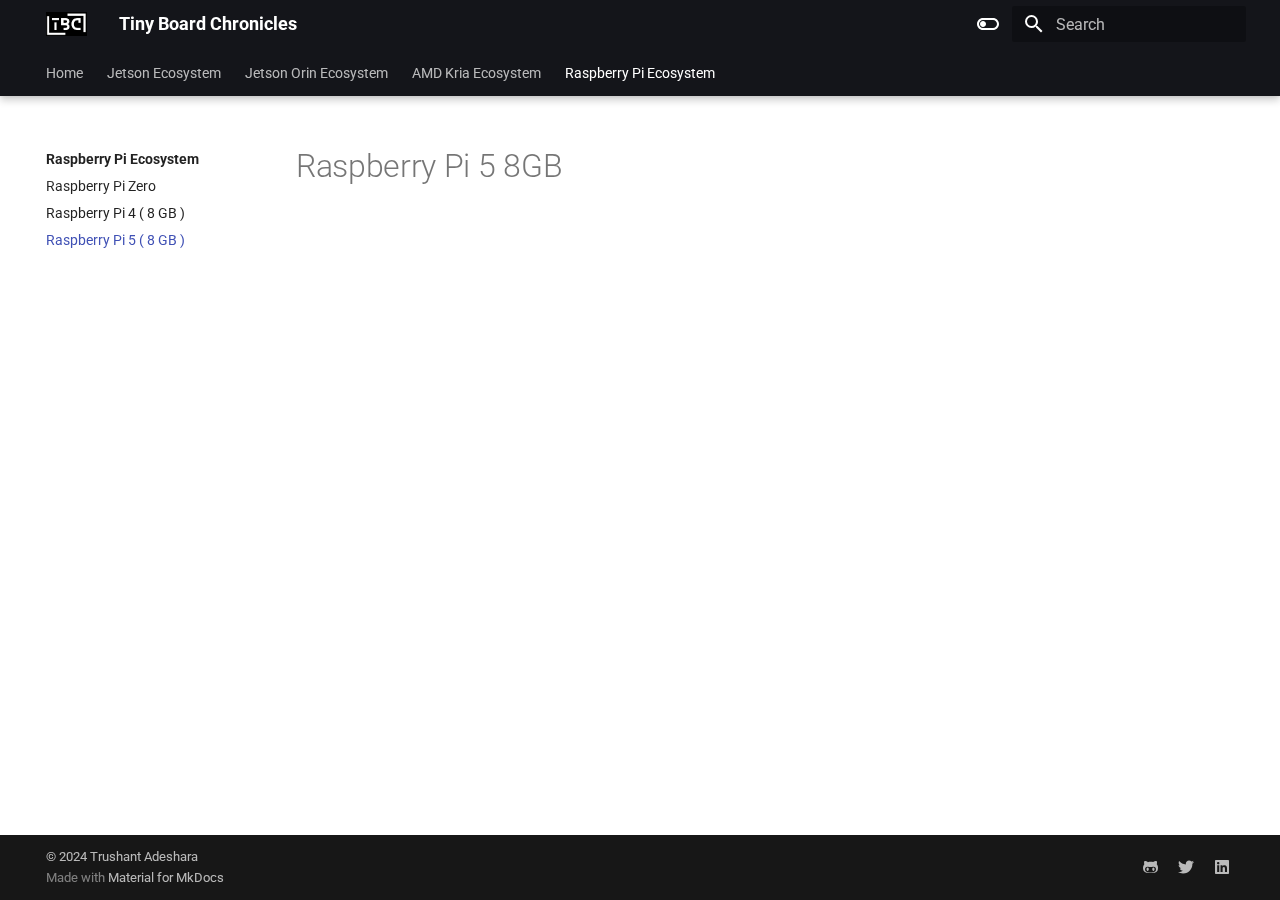
<file: rpi/5_8gb/index.html>
<!doctype html>
<html lang="en" class="no-js">
  <head>
    
      <meta charset="utf-8">
      <meta name="viewport" content="width=device-width,initial-scale=1">
      
      
      
      
        <link rel="prev" href="../4_8gb/">
      
      
      
      <link rel="icon" href="../../assets/images/favicon.png">
      <meta name="generator" content="mkdocs-1.6.0, mkdocs-material-9.5.28">
    
    
      
        <title>Raspberry Pi 5 ( 8 GB ) - Tiny Board Chronicles</title>
      
    
    
      <link rel="stylesheet" href="../../assets/stylesheets/main.6543a935.min.css">
      
        
        <link rel="stylesheet" href="../../assets/stylesheets/palette.06af60db.min.css">
      
      


    
    
      
    
    
      
        
        
        <link rel="preconnect" href="https://fonts.gstatic.com" crossorigin>
        <link rel="stylesheet" href="https://fonts.googleapis.com/css?family=Roboto:300,300i,400,400i,700,700i%7CRoboto+Mono:400,400i,700,700i&display=fallback">
        <style>:root{--md-text-font:"Roboto";--md-code-font:"Roboto Mono"}</style>
      
    
    
      <link rel="stylesheet" href="../../assets/css/extra.css">
    
    <script>__md_scope=new URL("../..",location),__md_hash=e=>[...e].reduce((e,_)=>(e<<5)-e+_.charCodeAt(0),0),__md_get=(e,_=localStorage,t=__md_scope)=>JSON.parse(_.getItem(t.pathname+"."+e)),__md_set=(e,_,t=localStorage,a=__md_scope)=>{try{t.setItem(a.pathname+"."+e,JSON.stringify(_))}catch(e){}}</script>
    
      

    
    
    
  </head>
  
  
    
    
      
    
    
    
    
    <body dir="ltr" data-md-color-scheme="default" data-md-color-primary="black" data-md-color-accent="purple">
  
    
    <input class="md-toggle" data-md-toggle="drawer" type="checkbox" id="__drawer" autocomplete="off">
    <input class="md-toggle" data-md-toggle="search" type="checkbox" id="__search" autocomplete="off">
    <label class="md-overlay" for="__drawer"></label>
    <div data-md-component="skip">
      
        
        <a href="#raspberry-pi-5-8gb" class="md-skip">
          Skip to content
        </a>
      
    </div>
    <div data-md-component="announce">
      
    </div>
    
    
      

  

<header class="md-header md-header--shadow md-header--lifted" data-md-component="header">
  <nav class="md-header__inner md-grid" aria-label="Header">
    <a href="../.." title="Tiny Board Chronicles" class="md-header__button md-logo" aria-label="Tiny Board Chronicles" data-md-component="logo">
      
  <img src="../../assets/img/logo.png" alt="logo">

    </a>
    <label class="md-header__button md-icon" for="__drawer">
      
      <svg xmlns="http://www.w3.org/2000/svg" viewBox="0 0 24 24"><path d="M3 6h18v2H3V6m0 5h18v2H3v-2m0 5h18v2H3v-2Z"/></svg>
    </label>
    <div class="md-header__title" data-md-component="header-title">
      <div class="md-header__ellipsis">
        <div class="md-header__topic">
          <span class="md-ellipsis">
            Tiny Board Chronicles
          </span>
        </div>
        <div class="md-header__topic" data-md-component="header-topic">
          <span class="md-ellipsis">
            
              Raspberry Pi 5 ( 8 GB )
            
          </span>
        </div>
      </div>
    </div>
    
      
        <form class="md-header__option" data-md-component="palette">
  
    
    
    
    <input class="md-option" data-md-color-media="" data-md-color-scheme="default" data-md-color-primary="black" data-md-color-accent="purple"  aria-label="Switch to dark mode"  type="radio" name="__palette" id="__palette_0">
    
      <label class="md-header__button md-icon" title="Switch to dark mode" for="__palette_1" hidden>
        <svg xmlns="http://www.w3.org/2000/svg" viewBox="0 0 24 24"><path d="M17 6H7c-3.31 0-6 2.69-6 6s2.69 6 6 6h10c3.31 0 6-2.69 6-6s-2.69-6-6-6zm0 10H7c-2.21 0-4-1.79-4-4s1.79-4 4-4h10c2.21 0 4 1.79 4 4s-1.79 4-4 4zM7 9c-1.66 0-3 1.34-3 3s1.34 3 3 3 3-1.34 3-3-1.34-3-3-3z"/></svg>
      </label>
    
  
    
    
    
    <input class="md-option" data-md-color-media="" data-md-color-scheme="slate" data-md-color-primary="black" data-md-color-accent="lime"  aria-label="Switch to light mode"  type="radio" name="__palette" id="__palette_1">
    
      <label class="md-header__button md-icon" title="Switch to light mode" for="__palette_0" hidden>
        <svg xmlns="http://www.w3.org/2000/svg" viewBox="0 0 24 24"><path d="M17 7H7a5 5 0 0 0-5 5 5 5 0 0 0 5 5h10a5 5 0 0 0 5-5 5 5 0 0 0-5-5m0 8a3 3 0 0 1-3-3 3 3 0 0 1 3-3 3 3 0 0 1 3 3 3 3 0 0 1-3 3Z"/></svg>
      </label>
    
  
</form>
      
    
    
      <script>var media,input,key,value,palette=__md_get("__palette");if(palette&&palette.color){"(prefers-color-scheme)"===palette.color.media&&(media=matchMedia("(prefers-color-scheme: light)"),input=document.querySelector(media.matches?"[data-md-color-media='(prefers-color-scheme: light)']":"[data-md-color-media='(prefers-color-scheme: dark)']"),palette.color.media=input.getAttribute("data-md-color-media"),palette.color.scheme=input.getAttribute("data-md-color-scheme"),palette.color.primary=input.getAttribute("data-md-color-primary"),palette.color.accent=input.getAttribute("data-md-color-accent"));for([key,value]of Object.entries(palette.color))document.body.setAttribute("data-md-color-"+key,value)}</script>
    
    
    
      <label class="md-header__button md-icon" for="__search">
        
        <svg xmlns="http://www.w3.org/2000/svg" viewBox="0 0 24 24"><path d="M9.5 3A6.5 6.5 0 0 1 16 9.5c0 1.61-.59 3.09-1.56 4.23l.27.27h.79l5 5-1.5 1.5-5-5v-.79l-.27-.27A6.516 6.516 0 0 1 9.5 16 6.5 6.5 0 0 1 3 9.5 6.5 6.5 0 0 1 9.5 3m0 2C7 5 5 7 5 9.5S7 14 9.5 14 14 12 14 9.5 12 5 9.5 5Z"/></svg>
      </label>
      <div class="md-search" data-md-component="search" role="dialog">
  <label class="md-search__overlay" for="__search"></label>
  <div class="md-search__inner" role="search">
    <form class="md-search__form" name="search">
      <input type="text" class="md-search__input" name="query" aria-label="Search" placeholder="Search" autocapitalize="off" autocorrect="off" autocomplete="off" spellcheck="false" data-md-component="search-query" required>
      <label class="md-search__icon md-icon" for="__search">
        
        <svg xmlns="http://www.w3.org/2000/svg" viewBox="0 0 24 24"><path d="M9.5 3A6.5 6.5 0 0 1 16 9.5c0 1.61-.59 3.09-1.56 4.23l.27.27h.79l5 5-1.5 1.5-5-5v-.79l-.27-.27A6.516 6.516 0 0 1 9.5 16 6.5 6.5 0 0 1 3 9.5 6.5 6.5 0 0 1 9.5 3m0 2C7 5 5 7 5 9.5S7 14 9.5 14 14 12 14 9.5 12 5 9.5 5Z"/></svg>
        
        <svg xmlns="http://www.w3.org/2000/svg" viewBox="0 0 24 24"><path d="M20 11v2H8l5.5 5.5-1.42 1.42L4.16 12l7.92-7.92L13.5 5.5 8 11h12Z"/></svg>
      </label>
      <nav class="md-search__options" aria-label="Search">
        
        <button type="reset" class="md-search__icon md-icon" title="Clear" aria-label="Clear" tabindex="-1">
          
          <svg xmlns="http://www.w3.org/2000/svg" viewBox="0 0 24 24"><path d="M19 6.41 17.59 5 12 10.59 6.41 5 5 6.41 10.59 12 5 17.59 6.41 19 12 13.41 17.59 19 19 17.59 13.41 12 19 6.41Z"/></svg>
        </button>
      </nav>
      
        <div class="md-search__suggest" data-md-component="search-suggest"></div>
      
    </form>
    <div class="md-search__output">
      <div class="md-search__scrollwrap" tabindex="0" data-md-scrollfix>
        <div class="md-search-result" data-md-component="search-result">
          <div class="md-search-result__meta">
            Initializing search
          </div>
          <ol class="md-search-result__list" role="presentation"></ol>
        </div>
      </div>
    </div>
  </div>
</div>
    
    
  </nav>
  
    
      
<nav class="md-tabs" aria-label="Tabs" data-md-component="tabs">
  <div class="md-grid">
    <ul class="md-tabs__list">
      
        
  
  
  
    <li class="md-tabs__item">
      <a href="../.." class="md-tabs__link">
        
  
    
  
  Home

      </a>
    </li>
  

      
        
  
  
  
    
    
      <li class="md-tabs__item">
        <a href="../../jetson/" class="md-tabs__link">
          
  
    
  
  Jetson Ecosystem

        </a>
      </li>
    
  

      
        
  
  
  
    
    
      <li class="md-tabs__item">
        <a href="../../jetson_orin/" class="md-tabs__link">
          
  
    
  
  Jetson Orin Ecosystem

        </a>
      </li>
    
  

      
        
  
  
  
    
    
      <li class="md-tabs__item">
        <a href="../../amd/" class="md-tabs__link">
          
  
    
  
  AMD Kria Ecosystem

        </a>
      </li>
    
  

      
        
  
  
    
  
  
    
    
      <li class="md-tabs__item md-tabs__item--active">
        <a href="../" class="md-tabs__link">
          
  
    
  
  Raspberry Pi Ecosystem

        </a>
      </li>
    
  

      
    </ul>
  </div>
</nav>
    
  
</header>
    
    <div class="md-container" data-md-component="container">
      
      
        
      
      <main class="md-main" data-md-component="main">
        <div class="md-main__inner md-grid">
          
            
              
              <div class="md-sidebar md-sidebar--primary" data-md-component="sidebar" data-md-type="navigation" >
                <div class="md-sidebar__scrollwrap">
                  <div class="md-sidebar__inner">
                    


  


  

<nav class="md-nav md-nav--primary md-nav--lifted md-nav--integrated" aria-label="Navigation" data-md-level="0">
  <label class="md-nav__title" for="__drawer">
    <a href="../.." title="Tiny Board Chronicles" class="md-nav__button md-logo" aria-label="Tiny Board Chronicles" data-md-component="logo">
      
  <img src="../../assets/img/logo.png" alt="logo">

    </a>
    Tiny Board Chronicles
  </label>
  
  <ul class="md-nav__list" data-md-scrollfix>
    
      
      
  
  
  
  
    <li class="md-nav__item">
      <a href="../.." class="md-nav__link">
        
  
  <span class="md-ellipsis">
    Home
  </span>
  

      </a>
    </li>
  

    
      
      
  
  
  
  
    
    
      
        
          
        
      
        
      
        
      
        
      
    
    
      
      
        
      
    
    
    <li class="md-nav__item md-nav__item--nested">
      
        
        
        <input class="md-nav__toggle md-toggle " type="checkbox" id="__nav_2" >
        
          
          
          <div class="md-nav__link md-nav__container">
            <a href="../../jetson/" class="md-nav__link ">
              
  
  <span class="md-ellipsis">
    Jetson Ecosystem
  </span>
  

            </a>
            
              
              <label class="md-nav__link " for="__nav_2" id="__nav_2_label" tabindex="0">
                <span class="md-nav__icon md-icon"></span>
              </label>
            
          </div>
        
        <nav class="md-nav" data-md-level="1" aria-labelledby="__nav_2_label" aria-expanded="false">
          <label class="md-nav__title" for="__nav_2">
            <span class="md-nav__icon md-icon"></span>
            Jetson Ecosystem
          </label>
          <ul class="md-nav__list" data-md-scrollfix>
            
              
            
              
                
  
  
  
  
    <li class="md-nav__item">
      <a href="../../jetson/jetson_nano2/" class="md-nav__link">
        
  
  <span class="md-ellipsis">
    Jetson Nano ( 2 GB )
  </span>
  

      </a>
    </li>
  

              
            
              
                
  
  
  
  
    <li class="md-nav__item">
      <a href="../../jetson/jetson_nano4/" class="md-nav__link">
        
  
  <span class="md-ellipsis">
    Jetson Nano ( 4 GB )
  </span>
  

      </a>
    </li>
  

              
            
              
                
  
  
  
  
    <li class="md-nav__item">
      <a href="../../jetson/jetson_mate/" class="md-nav__link">
        
  
  <span class="md-ellipsis">
    Jetson Mate Cluster
  </span>
  

      </a>
    </li>
  

              
            
          </ul>
        </nav>
      
    </li>
  

    
      
      
  
  
  
  
    
    
      
        
          
        
      
        
      
        
      
    
    
      
      
        
      
    
    
    <li class="md-nav__item md-nav__item--nested">
      
        
        
        <input class="md-nav__toggle md-toggle " type="checkbox" id="__nav_3" >
        
          
          
          <div class="md-nav__link md-nav__container">
            <a href="../../jetson_orin/" class="md-nav__link ">
              
  
  <span class="md-ellipsis">
    Jetson Orin Ecosystem
  </span>
  

            </a>
            
              
              <label class="md-nav__link " for="__nav_3" id="__nav_3_label" tabindex="0">
                <span class="md-nav__icon md-icon"></span>
              </label>
            
          </div>
        
        <nav class="md-nav" data-md-level="1" aria-labelledby="__nav_3_label" aria-expanded="false">
          <label class="md-nav__title" for="__nav_3">
            <span class="md-nav__icon md-icon"></span>
            Jetson Orin Ecosystem
          </label>
          <ul class="md-nav__list" data-md-scrollfix>
            
              
            
              
                
  
  
  
  
    <li class="md-nav__item">
      <a href="../../jetson_orin/jetson_orin_nano/" class="md-nav__link">
        
  
  <span class="md-ellipsis">
    Jetson Orin Nano
  </span>
  

      </a>
    </li>
  

              
            
              
                
  
  
  
  
    <li class="md-nav__item">
      <a href="../../jetson_orin/jetson_orin_agx/" class="md-nav__link">
        
  
  <span class="md-ellipsis">
    Jetson Orin AGX
  </span>
  

      </a>
    </li>
  

              
            
          </ul>
        </nav>
      
    </li>
  

    
      
      
  
  
  
  
    
    
      
        
          
        
      
        
      
    
    
      
      
        
      
    
    
    <li class="md-nav__item md-nav__item--nested">
      
        
        
        <input class="md-nav__toggle md-toggle " type="checkbox" id="__nav_4" >
        
          
          
          <div class="md-nav__link md-nav__container">
            <a href="../../amd/" class="md-nav__link ">
              
  
  <span class="md-ellipsis">
    AMD Kria Ecosystem
  </span>
  

            </a>
            
              
              <label class="md-nav__link " for="__nav_4" id="__nav_4_label" tabindex="0">
                <span class="md-nav__icon md-icon"></span>
              </label>
            
          </div>
        
        <nav class="md-nav" data-md-level="1" aria-labelledby="__nav_4_label" aria-expanded="false">
          <label class="md-nav__title" for="__nav_4">
            <span class="md-nav__icon md-icon"></span>
            AMD Kria Ecosystem
          </label>
          <ul class="md-nav__list" data-md-scrollfix>
            
              
            
              
                
  
  
  
  
    <li class="md-nav__item">
      <a href="../../amd/kr260/" class="md-nav__link">
        
  
  <span class="md-ellipsis">
    AMD Kria KR260
  </span>
  

      </a>
    </li>
  

              
            
          </ul>
        </nav>
      
    </li>
  

    
      
      
  
  
    
  
  
  
    
    
      
        
          
        
      
        
      
        
      
        
      
    
    
      
        
        
      
      
        
      
    
    
    <li class="md-nav__item md-nav__item--active md-nav__item--section md-nav__item--nested">
      
        
        
        <input class="md-nav__toggle md-toggle " type="checkbox" id="__nav_5" checked>
        
          
          
          <div class="md-nav__link md-nav__container">
            <a href="../" class="md-nav__link ">
              
  
  <span class="md-ellipsis">
    Raspberry Pi Ecosystem
  </span>
  

            </a>
            
              
              <label class="md-nav__link " for="__nav_5" id="__nav_5_label" tabindex="">
                <span class="md-nav__icon md-icon"></span>
              </label>
            
          </div>
        
        <nav class="md-nav" data-md-level="1" aria-labelledby="__nav_5_label" aria-expanded="true">
          <label class="md-nav__title" for="__nav_5">
            <span class="md-nav__icon md-icon"></span>
            Raspberry Pi Ecosystem
          </label>
          <ul class="md-nav__list" data-md-scrollfix>
            
              
            
              
                
  
  
  
  
    <li class="md-nav__item">
      <a href="../zero/" class="md-nav__link">
        
  
  <span class="md-ellipsis">
    Raspberry Pi Zero
  </span>
  

      </a>
    </li>
  

              
            
              
                
  
  
  
  
    <li class="md-nav__item">
      <a href="../4_8gb/" class="md-nav__link">
        
  
  <span class="md-ellipsis">
    Raspberry Pi 4 ( 8 GB )
  </span>
  

      </a>
    </li>
  

              
            
              
                
  
  
    
  
  
  
    <li class="md-nav__item md-nav__item--active">
      
      <input class="md-nav__toggle md-toggle" type="checkbox" id="__toc">
      
      
        
      
      
      <a href="./" class="md-nav__link md-nav__link--active">
        
  
  <span class="md-ellipsis">
    Raspberry Pi 5 ( 8 GB )
  </span>
  

      </a>
      
    </li>
  

              
            
          </ul>
        </nav>
      
    </li>
  

    
  </ul>
</nav>
                  </div>
                </div>
              </div>
            
            
          
          
            <div class="md-content" data-md-component="content">
              <article class="md-content__inner md-typeset">
                
                  


<h1 id="raspberry-pi-5-8gb">Raspberry Pi 5 8GB</h1>












                
              </article>
            </div>
          
          
  <script>var tabs=__md_get("__tabs");if(Array.isArray(tabs))e:for(var set of document.querySelectorAll(".tabbed-set")){var tab,labels=set.querySelector(".tabbed-labels");for(tab of tabs)for(var label of labels.getElementsByTagName("label"))if(label.innerText.trim()===tab){var input=document.getElementById(label.htmlFor);input.checked=!0;continue e}}</script>

<script>var target=document.getElementById(location.hash.slice(1));target&&target.name&&(target.checked=target.name.startsWith("__tabbed_"))</script>
        </div>
        
      </main>
      
        <footer class="md-footer">
  
  <div class="md-footer-meta md-typeset">
    <div class="md-footer-meta__inner md-grid">
      <div class="md-copyright">
  
    <div class="md-copyright__highlight">
      &copy; 2024 <a href="https://github.com/trushant05" target="_blank" rel="noopener">Trushant Adeshara</a>

    </div>
  
  
    Made with
    <a href="https://squidfunk.github.io/mkdocs-material/" target="_blank" rel="noopener">
      Material for MkDocs
    </a>
  
</div>
      
        <div class="md-social">
  
    
    
    
    
      
      
    
    <a href="https://github.com/trushant05" target="_blank" rel="noopener" title="github.com" class="md-social__link">
      <svg xmlns="http://www.w3.org/2000/svg" viewBox="0 0 480 512"><!--! Font Awesome Free 6.5.2 by @fontawesome - https://fontawesome.com License - https://fontawesome.com/license/free (Icons: CC BY 4.0, Fonts: SIL OFL 1.1, Code: MIT License) Copyright 2024 Fonticons, Inc.--><path d="M186.1 328.7c0 20.9-10.9 55.1-36.7 55.1s-36.7-34.2-36.7-55.1 10.9-55.1 36.7-55.1 36.7 34.2 36.7 55.1zM480 278.2c0 31.9-3.2 65.7-17.5 95-37.9 76.6-142.1 74.8-216.7 74.8-75.8 0-186.2 2.7-225.6-74.8-14.6-29-20.2-63.1-20.2-95 0-41.9 13.9-81.5 41.5-113.6-5.2-15.8-7.7-32.4-7.7-48.8 0-21.5 4.9-32.3 14.6-51.8 45.3 0 74.3 9 108.8 36 29-6.9 58.8-10 88.7-10 27 0 54.2 2.9 80.4 9.2 34-26.7 63-35.2 107.8-35.2 9.8 19.5 14.6 30.3 14.6 51.8 0 16.4-2.6 32.7-7.7 48.2 27.5 32.4 39 72.3 39 114.2zm-64.3 50.5c0-43.9-26.7-82.6-73.5-82.6-18.9 0-37 3.4-56 6-14.9 2.3-29.8 3.2-45.1 3.2-15.2 0-30.1-.9-45.1-3.2-18.7-2.6-37-6-56-6-46.8 0-73.5 38.7-73.5 82.6 0 87.8 80.4 101.3 150.4 101.3h48.2c70.3 0 150.6-13.4 150.6-101.3zm-82.6-55.1c-25.8 0-36.7 34.2-36.7 55.1s10.9 55.1 36.7 55.1 36.7-34.2 36.7-55.1-10.9-55.1-36.7-55.1z"/></svg>
    </a>
  
    
    
    
    
      
      
    
    <a href="https://twitter.com/_trushant_" target="_blank" rel="noopener" title="twitter.com" class="md-social__link">
      <svg xmlns="http://www.w3.org/2000/svg" viewBox="0 0 512 512"><!--! Font Awesome Free 6.5.2 by @fontawesome - https://fontawesome.com License - https://fontawesome.com/license/free (Icons: CC BY 4.0, Fonts: SIL OFL 1.1, Code: MIT License) Copyright 2024 Fonticons, Inc.--><path d="M459.37 151.716c.325 4.548.325 9.097.325 13.645 0 138.72-105.583 298.558-298.558 298.558-59.452 0-114.68-17.219-161.137-47.106 8.447.974 16.568 1.299 25.34 1.299 49.055 0 94.213-16.568 130.274-44.832-46.132-.975-84.792-31.188-98.112-72.772 6.498.974 12.995 1.624 19.818 1.624 9.421 0 18.843-1.3 27.614-3.573-48.081-9.747-84.143-51.98-84.143-102.985v-1.299c13.969 7.797 30.214 12.67 47.431 13.319-28.264-18.843-46.781-51.005-46.781-87.391 0-19.492 5.197-37.36 14.294-52.954 51.655 63.675 129.3 105.258 216.365 109.807-1.624-7.797-2.599-15.918-2.599-24.04 0-57.828 46.782-104.934 104.934-104.934 30.213 0 57.502 12.67 76.67 33.137 23.715-4.548 46.456-13.32 66.599-25.34-7.798 24.366-24.366 44.833-46.132 57.827 21.117-2.273 41.584-8.122 60.426-16.243-14.292 20.791-32.161 39.308-52.628 54.253z"/></svg>
    </a>
  
    
    
    
    
      
      
    
    <a href="https://www.linkedin.com/in/trushant-adeshara" target="_blank" rel="noopener" title="www.linkedin.com" class="md-social__link">
      <svg xmlns="http://www.w3.org/2000/svg" viewBox="0 0 448 512"><!--! Font Awesome Free 6.5.2 by @fontawesome - https://fontawesome.com License - https://fontawesome.com/license/free (Icons: CC BY 4.0, Fonts: SIL OFL 1.1, Code: MIT License) Copyright 2024 Fonticons, Inc.--><path d="M416 32H31.9C14.3 32 0 46.5 0 64.3v383.4C0 465.5 14.3 480 31.9 480H416c17.6 0 32-14.5 32-32.3V64.3c0-17.8-14.4-32.3-32-32.3zM135.4 416H69V202.2h66.5V416zm-33.2-243c-21.3 0-38.5-17.3-38.5-38.5S80.9 96 102.2 96c21.2 0 38.5 17.3 38.5 38.5 0 21.3-17.2 38.5-38.5 38.5zm282.1 243h-66.4V312c0-24.8-.5-56.7-34.5-56.7-34.6 0-39.9 27-39.9 54.9V416h-66.4V202.2h63.7v29.2h.9c8.9-16.8 30.6-34.5 62.9-34.5 67.2 0 79.7 44.3 79.7 101.9V416z"/></svg>
    </a>
  
</div>
      
    </div>
  </div>
</footer>
      
    </div>
    <div class="md-dialog" data-md-component="dialog">
      <div class="md-dialog__inner md-typeset"></div>
    </div>
    
    
    <script id="__config" type="application/json">{"base": "../..", "features": ["navigation.tabs", "navigation.tabs.sticky", "navigation.sections", "navigation.path", "navigation.indexes", "toc.integrate", "search.suggest", "search.highlight", "content.tabs.link", "content.code.annotation", "content.code.copy"], "search": "../../assets/javascripts/workers/search.b8dbb3d2.min.js", "translations": {"clipboard.copied": "Copied to clipboard", "clipboard.copy": "Copy to clipboard", "search.result.more.one": "1 more on this page", "search.result.more.other": "# more on this page", "search.result.none": "No matching documents", "search.result.one": "1 matching document", "search.result.other": "# matching documents", "search.result.placeholder": "Type to start searching", "search.result.term.missing": "Missing", "select.version": "Select version"}}</script>
    
    
      <script src="../../assets/javascripts/bundle.fe8b6f2b.min.js"></script>
      
    
  </body>
</html>
</file>
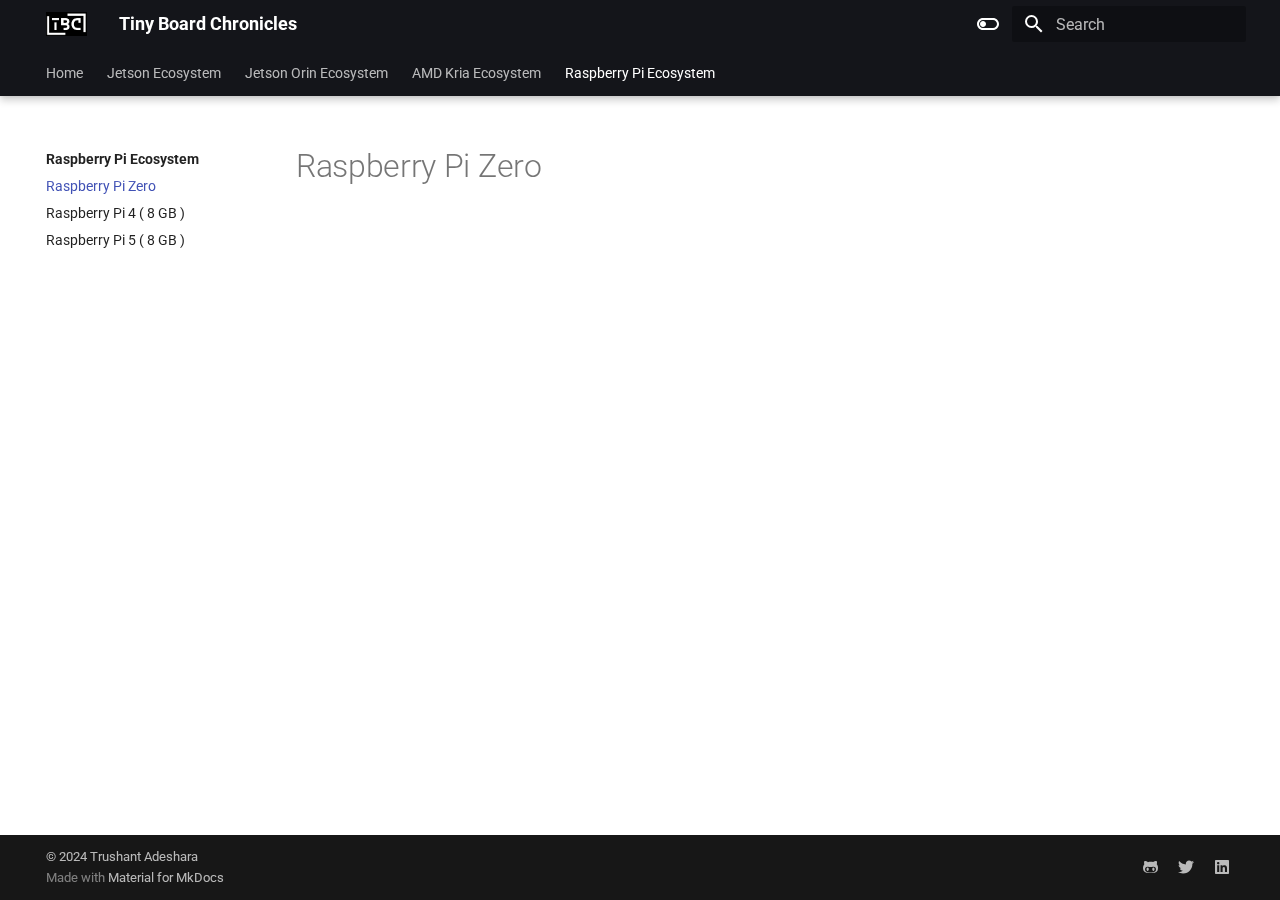
<file: rpi/zero/index.html>
<!doctype html>
<html lang="en" class="no-js">
  <head>
    
      <meta charset="utf-8">
      <meta name="viewport" content="width=device-width,initial-scale=1">
      
      
      
      
        <link rel="prev" href="../">
      
      
        <link rel="next" href="../4_8gb/">
      
      
      <link rel="icon" href="../../assets/images/favicon.png">
      <meta name="generator" content="mkdocs-1.6.0, mkdocs-material-9.5.28">
    
    
      
        <title>Raspberry Pi Zero - Tiny Board Chronicles</title>
      
    
    
      <link rel="stylesheet" href="../../assets/stylesheets/main.6543a935.min.css">
      
        
        <link rel="stylesheet" href="../../assets/stylesheets/palette.06af60db.min.css">
      
      


    
    
      
    
    
      
        
        
        <link rel="preconnect" href="https://fonts.gstatic.com" crossorigin>
        <link rel="stylesheet" href="https://fonts.googleapis.com/css?family=Roboto:300,300i,400,400i,700,700i%7CRoboto+Mono:400,400i,700,700i&display=fallback">
        <style>:root{--md-text-font:"Roboto";--md-code-font:"Roboto Mono"}</style>
      
    
    
      <link rel="stylesheet" href="../../assets/css/extra.css">
    
    <script>__md_scope=new URL("../..",location),__md_hash=e=>[...e].reduce((e,_)=>(e<<5)-e+_.charCodeAt(0),0),__md_get=(e,_=localStorage,t=__md_scope)=>JSON.parse(_.getItem(t.pathname+"."+e)),__md_set=(e,_,t=localStorage,a=__md_scope)=>{try{t.setItem(a.pathname+"."+e,JSON.stringify(_))}catch(e){}}</script>
    
      

    
    
    
  </head>
  
  
    
    
      
    
    
    
    
    <body dir="ltr" data-md-color-scheme="default" data-md-color-primary="black" data-md-color-accent="purple">
  
    
    <input class="md-toggle" data-md-toggle="drawer" type="checkbox" id="__drawer" autocomplete="off">
    <input class="md-toggle" data-md-toggle="search" type="checkbox" id="__search" autocomplete="off">
    <label class="md-overlay" for="__drawer"></label>
    <div data-md-component="skip">
      
        
        <a href="#raspberry-pi-zero" class="md-skip">
          Skip to content
        </a>
      
    </div>
    <div data-md-component="announce">
      
    </div>
    
    
      

  

<header class="md-header md-header--shadow md-header--lifted" data-md-component="header">
  <nav class="md-header__inner md-grid" aria-label="Header">
    <a href="../.." title="Tiny Board Chronicles" class="md-header__button md-logo" aria-label="Tiny Board Chronicles" data-md-component="logo">
      
  <img src="../../assets/img/logo.png" alt="logo">

    </a>
    <label class="md-header__button md-icon" for="__drawer">
      
      <svg xmlns="http://www.w3.org/2000/svg" viewBox="0 0 24 24"><path d="M3 6h18v2H3V6m0 5h18v2H3v-2m0 5h18v2H3v-2Z"/></svg>
    </label>
    <div class="md-header__title" data-md-component="header-title">
      <div class="md-header__ellipsis">
        <div class="md-header__topic">
          <span class="md-ellipsis">
            Tiny Board Chronicles
          </span>
        </div>
        <div class="md-header__topic" data-md-component="header-topic">
          <span class="md-ellipsis">
            
              Raspberry Pi Zero
            
          </span>
        </div>
      </div>
    </div>
    
      
        <form class="md-header__option" data-md-component="palette">
  
    
    
    
    <input class="md-option" data-md-color-media="" data-md-color-scheme="default" data-md-color-primary="black" data-md-color-accent="purple"  aria-label="Switch to dark mode"  type="radio" name="__palette" id="__palette_0">
    
      <label class="md-header__button md-icon" title="Switch to dark mode" for="__palette_1" hidden>
        <svg xmlns="http://www.w3.org/2000/svg" viewBox="0 0 24 24"><path d="M17 6H7c-3.31 0-6 2.69-6 6s2.69 6 6 6h10c3.31 0 6-2.69 6-6s-2.69-6-6-6zm0 10H7c-2.21 0-4-1.79-4-4s1.79-4 4-4h10c2.21 0 4 1.79 4 4s-1.79 4-4 4zM7 9c-1.66 0-3 1.34-3 3s1.34 3 3 3 3-1.34 3-3-1.34-3-3-3z"/></svg>
      </label>
    
  
    
    
    
    <input class="md-option" data-md-color-media="" data-md-color-scheme="slate" data-md-color-primary="black" data-md-color-accent="lime"  aria-label="Switch to light mode"  type="radio" name="__palette" id="__palette_1">
    
      <label class="md-header__button md-icon" title="Switch to light mode" for="__palette_0" hidden>
        <svg xmlns="http://www.w3.org/2000/svg" viewBox="0 0 24 24"><path d="M17 7H7a5 5 0 0 0-5 5 5 5 0 0 0 5 5h10a5 5 0 0 0 5-5 5 5 0 0 0-5-5m0 8a3 3 0 0 1-3-3 3 3 0 0 1 3-3 3 3 0 0 1 3 3 3 3 0 0 1-3 3Z"/></svg>
      </label>
    
  
</form>
      
    
    
      <script>var media,input,key,value,palette=__md_get("__palette");if(palette&&palette.color){"(prefers-color-scheme)"===palette.color.media&&(media=matchMedia("(prefers-color-scheme: light)"),input=document.querySelector(media.matches?"[data-md-color-media='(prefers-color-scheme: light)']":"[data-md-color-media='(prefers-color-scheme: dark)']"),palette.color.media=input.getAttribute("data-md-color-media"),palette.color.scheme=input.getAttribute("data-md-color-scheme"),palette.color.primary=input.getAttribute("data-md-color-primary"),palette.color.accent=input.getAttribute("data-md-color-accent"));for([key,value]of Object.entries(palette.color))document.body.setAttribute("data-md-color-"+key,value)}</script>
    
    
    
      <label class="md-header__button md-icon" for="__search">
        
        <svg xmlns="http://www.w3.org/2000/svg" viewBox="0 0 24 24"><path d="M9.5 3A6.5 6.5 0 0 1 16 9.5c0 1.61-.59 3.09-1.56 4.23l.27.27h.79l5 5-1.5 1.5-5-5v-.79l-.27-.27A6.516 6.516 0 0 1 9.5 16 6.5 6.5 0 0 1 3 9.5 6.5 6.5 0 0 1 9.5 3m0 2C7 5 5 7 5 9.5S7 14 9.5 14 14 12 14 9.5 12 5 9.5 5Z"/></svg>
      </label>
      <div class="md-search" data-md-component="search" role="dialog">
  <label class="md-search__overlay" for="__search"></label>
  <div class="md-search__inner" role="search">
    <form class="md-search__form" name="search">
      <input type="text" class="md-search__input" name="query" aria-label="Search" placeholder="Search" autocapitalize="off" autocorrect="off" autocomplete="off" spellcheck="false" data-md-component="search-query" required>
      <label class="md-search__icon md-icon" for="__search">
        
        <svg xmlns="http://www.w3.org/2000/svg" viewBox="0 0 24 24"><path d="M9.5 3A6.5 6.5 0 0 1 16 9.5c0 1.61-.59 3.09-1.56 4.23l.27.27h.79l5 5-1.5 1.5-5-5v-.79l-.27-.27A6.516 6.516 0 0 1 9.5 16 6.5 6.5 0 0 1 3 9.5 6.5 6.5 0 0 1 9.5 3m0 2C7 5 5 7 5 9.5S7 14 9.5 14 14 12 14 9.5 12 5 9.5 5Z"/></svg>
        
        <svg xmlns="http://www.w3.org/2000/svg" viewBox="0 0 24 24"><path d="M20 11v2H8l5.5 5.5-1.42 1.42L4.16 12l7.92-7.92L13.5 5.5 8 11h12Z"/></svg>
      </label>
      <nav class="md-search__options" aria-label="Search">
        
        <button type="reset" class="md-search__icon md-icon" title="Clear" aria-label="Clear" tabindex="-1">
          
          <svg xmlns="http://www.w3.org/2000/svg" viewBox="0 0 24 24"><path d="M19 6.41 17.59 5 12 10.59 6.41 5 5 6.41 10.59 12 5 17.59 6.41 19 12 13.41 17.59 19 19 17.59 13.41 12 19 6.41Z"/></svg>
        </button>
      </nav>
      
        <div class="md-search__suggest" data-md-component="search-suggest"></div>
      
    </form>
    <div class="md-search__output">
      <div class="md-search__scrollwrap" tabindex="0" data-md-scrollfix>
        <div class="md-search-result" data-md-component="search-result">
          <div class="md-search-result__meta">
            Initializing search
          </div>
          <ol class="md-search-result__list" role="presentation"></ol>
        </div>
      </div>
    </div>
  </div>
</div>
    
    
  </nav>
  
    
      
<nav class="md-tabs" aria-label="Tabs" data-md-component="tabs">
  <div class="md-grid">
    <ul class="md-tabs__list">
      
        
  
  
  
    <li class="md-tabs__item">
      <a href="../.." class="md-tabs__link">
        
  
    
  
  Home

      </a>
    </li>
  

      
        
  
  
  
    
    
      <li class="md-tabs__item">
        <a href="../../jetson/" class="md-tabs__link">
          
  
    
  
  Jetson Ecosystem

        </a>
      </li>
    
  

      
        
  
  
  
    
    
      <li class="md-tabs__item">
        <a href="../../jetson_orin/" class="md-tabs__link">
          
  
    
  
  Jetson Orin Ecosystem

        </a>
      </li>
    
  

      
        
  
  
  
    
    
      <li class="md-tabs__item">
        <a href="../../amd/" class="md-tabs__link">
          
  
    
  
  AMD Kria Ecosystem

        </a>
      </li>
    
  

      
        
  
  
    
  
  
    
    
      <li class="md-tabs__item md-tabs__item--active">
        <a href="../" class="md-tabs__link">
          
  
    
  
  Raspberry Pi Ecosystem

        </a>
      </li>
    
  

      
    </ul>
  </div>
</nav>
    
  
</header>
    
    <div class="md-container" data-md-component="container">
      
      
        
      
      <main class="md-main" data-md-component="main">
        <div class="md-main__inner md-grid">
          
            
              
              <div class="md-sidebar md-sidebar--primary" data-md-component="sidebar" data-md-type="navigation" >
                <div class="md-sidebar__scrollwrap">
                  <div class="md-sidebar__inner">
                    


  


  

<nav class="md-nav md-nav--primary md-nav--lifted md-nav--integrated" aria-label="Navigation" data-md-level="0">
  <label class="md-nav__title" for="__drawer">
    <a href="../.." title="Tiny Board Chronicles" class="md-nav__button md-logo" aria-label="Tiny Board Chronicles" data-md-component="logo">
      
  <img src="../../assets/img/logo.png" alt="logo">

    </a>
    Tiny Board Chronicles
  </label>
  
  <ul class="md-nav__list" data-md-scrollfix>
    
      
      
  
  
  
  
    <li class="md-nav__item">
      <a href="../.." class="md-nav__link">
        
  
  <span class="md-ellipsis">
    Home
  </span>
  

      </a>
    </li>
  

    
      
      
  
  
  
  
    
    
      
        
          
        
      
        
      
        
      
        
      
    
    
      
      
        
      
    
    
    <li class="md-nav__item md-nav__item--nested">
      
        
        
        <input class="md-nav__toggle md-toggle " type="checkbox" id="__nav_2" >
        
          
          
          <div class="md-nav__link md-nav__container">
            <a href="../../jetson/" class="md-nav__link ">
              
  
  <span class="md-ellipsis">
    Jetson Ecosystem
  </span>
  

            </a>
            
              
              <label class="md-nav__link " for="__nav_2" id="__nav_2_label" tabindex="0">
                <span class="md-nav__icon md-icon"></span>
              </label>
            
          </div>
        
        <nav class="md-nav" data-md-level="1" aria-labelledby="__nav_2_label" aria-expanded="false">
          <label class="md-nav__title" for="__nav_2">
            <span class="md-nav__icon md-icon"></span>
            Jetson Ecosystem
          </label>
          <ul class="md-nav__list" data-md-scrollfix>
            
              
            
              
                
  
  
  
  
    <li class="md-nav__item">
      <a href="../../jetson/jetson_nano2/" class="md-nav__link">
        
  
  <span class="md-ellipsis">
    Jetson Nano ( 2 GB )
  </span>
  

      </a>
    </li>
  

              
            
              
                
  
  
  
  
    <li class="md-nav__item">
      <a href="../../jetson/jetson_nano4/" class="md-nav__link">
        
  
  <span class="md-ellipsis">
    Jetson Nano ( 4 GB )
  </span>
  

      </a>
    </li>
  

              
            
              
                
  
  
  
  
    <li class="md-nav__item">
      <a href="../../jetson/jetson_mate/" class="md-nav__link">
        
  
  <span class="md-ellipsis">
    Jetson Mate Cluster
  </span>
  

      </a>
    </li>
  

              
            
          </ul>
        </nav>
      
    </li>
  

    
      
      
  
  
  
  
    
    
      
        
          
        
      
        
      
        
      
    
    
      
      
        
      
    
    
    <li class="md-nav__item md-nav__item--nested">
      
        
        
        <input class="md-nav__toggle md-toggle " type="checkbox" id="__nav_3" >
        
          
          
          <div class="md-nav__link md-nav__container">
            <a href="../../jetson_orin/" class="md-nav__link ">
              
  
  <span class="md-ellipsis">
    Jetson Orin Ecosystem
  </span>
  

            </a>
            
              
              <label class="md-nav__link " for="__nav_3" id="__nav_3_label" tabindex="0">
                <span class="md-nav__icon md-icon"></span>
              </label>
            
          </div>
        
        <nav class="md-nav" data-md-level="1" aria-labelledby="__nav_3_label" aria-expanded="false">
          <label class="md-nav__title" for="__nav_3">
            <span class="md-nav__icon md-icon"></span>
            Jetson Orin Ecosystem
          </label>
          <ul class="md-nav__list" data-md-scrollfix>
            
              
            
              
                
  
  
  
  
    <li class="md-nav__item">
      <a href="../../jetson_orin/jetson_orin_nano/" class="md-nav__link">
        
  
  <span class="md-ellipsis">
    Jetson Orin Nano
  </span>
  

      </a>
    </li>
  

              
            
              
                
  
  
  
  
    <li class="md-nav__item">
      <a href="../../jetson_orin/jetson_orin_agx/" class="md-nav__link">
        
  
  <span class="md-ellipsis">
    Jetson Orin AGX
  </span>
  

      </a>
    </li>
  

              
            
          </ul>
        </nav>
      
    </li>
  

    
      
      
  
  
  
  
    
    
      
        
          
        
      
        
      
    
    
      
      
        
      
    
    
    <li class="md-nav__item md-nav__item--nested">
      
        
        
        <input class="md-nav__toggle md-toggle " type="checkbox" id="__nav_4" >
        
          
          
          <div class="md-nav__link md-nav__container">
            <a href="../../amd/" class="md-nav__link ">
              
  
  <span class="md-ellipsis">
    AMD Kria Ecosystem
  </span>
  

            </a>
            
              
              <label class="md-nav__link " for="__nav_4" id="__nav_4_label" tabindex="0">
                <span class="md-nav__icon md-icon"></span>
              </label>
            
          </div>
        
        <nav class="md-nav" data-md-level="1" aria-labelledby="__nav_4_label" aria-expanded="false">
          <label class="md-nav__title" for="__nav_4">
            <span class="md-nav__icon md-icon"></span>
            AMD Kria Ecosystem
          </label>
          <ul class="md-nav__list" data-md-scrollfix>
            
              
            
              
                
  
  
  
  
    <li class="md-nav__item">
      <a href="../../amd/kr260/" class="md-nav__link">
        
  
  <span class="md-ellipsis">
    AMD Kria KR260
  </span>
  

      </a>
    </li>
  

              
            
          </ul>
        </nav>
      
    </li>
  

    
      
      
  
  
    
  
  
  
    
    
      
        
          
        
      
        
      
        
      
        
      
    
    
      
        
        
      
      
        
      
    
    
    <li class="md-nav__item md-nav__item--active md-nav__item--section md-nav__item--nested">
      
        
        
        <input class="md-nav__toggle md-toggle " type="checkbox" id="__nav_5" checked>
        
          
          
          <div class="md-nav__link md-nav__container">
            <a href="../" class="md-nav__link ">
              
  
  <span class="md-ellipsis">
    Raspberry Pi Ecosystem
  </span>
  

            </a>
            
              
              <label class="md-nav__link " for="__nav_5" id="__nav_5_label" tabindex="">
                <span class="md-nav__icon md-icon"></span>
              </label>
            
          </div>
        
        <nav class="md-nav" data-md-level="1" aria-labelledby="__nav_5_label" aria-expanded="true">
          <label class="md-nav__title" for="__nav_5">
            <span class="md-nav__icon md-icon"></span>
            Raspberry Pi Ecosystem
          </label>
          <ul class="md-nav__list" data-md-scrollfix>
            
              
            
              
                
  
  
    
  
  
  
    <li class="md-nav__item md-nav__item--active">
      
      <input class="md-nav__toggle md-toggle" type="checkbox" id="__toc">
      
      
        
      
      
      <a href="./" class="md-nav__link md-nav__link--active">
        
  
  <span class="md-ellipsis">
    Raspberry Pi Zero
  </span>
  

      </a>
      
    </li>
  

              
            
              
                
  
  
  
  
    <li class="md-nav__item">
      <a href="../4_8gb/" class="md-nav__link">
        
  
  <span class="md-ellipsis">
    Raspberry Pi 4 ( 8 GB )
  </span>
  

      </a>
    </li>
  

              
            
              
                
  
  
  
  
    <li class="md-nav__item">
      <a href="../5_8gb/" class="md-nav__link">
        
  
  <span class="md-ellipsis">
    Raspberry Pi 5 ( 8 GB )
  </span>
  

      </a>
    </li>
  

              
            
          </ul>
        </nav>
      
    </li>
  

    
  </ul>
</nav>
                  </div>
                </div>
              </div>
            
            
          
          
            <div class="md-content" data-md-component="content">
              <article class="md-content__inner md-typeset">
                
                  


<h1 id="raspberry-pi-zero">Raspberry Pi Zero</h1>












                
              </article>
            </div>
          
          
  <script>var tabs=__md_get("__tabs");if(Array.isArray(tabs))e:for(var set of document.querySelectorAll(".tabbed-set")){var tab,labels=set.querySelector(".tabbed-labels");for(tab of tabs)for(var label of labels.getElementsByTagName("label"))if(label.innerText.trim()===tab){var input=document.getElementById(label.htmlFor);input.checked=!0;continue e}}</script>

<script>var target=document.getElementById(location.hash.slice(1));target&&target.name&&(target.checked=target.name.startsWith("__tabbed_"))</script>
        </div>
        
      </main>
      
        <footer class="md-footer">
  
  <div class="md-footer-meta md-typeset">
    <div class="md-footer-meta__inner md-grid">
      <div class="md-copyright">
  
    <div class="md-copyright__highlight">
      &copy; 2024 <a href="https://github.com/trushant05" target="_blank" rel="noopener">Trushant Adeshara</a>

    </div>
  
  
    Made with
    <a href="https://squidfunk.github.io/mkdocs-material/" target="_blank" rel="noopener">
      Material for MkDocs
    </a>
  
</div>
      
        <div class="md-social">
  
    
    
    
    
      
      
    
    <a href="https://github.com/trushant05" target="_blank" rel="noopener" title="github.com" class="md-social__link">
      <svg xmlns="http://www.w3.org/2000/svg" viewBox="0 0 480 512"><!--! Font Awesome Free 6.5.2 by @fontawesome - https://fontawesome.com License - https://fontawesome.com/license/free (Icons: CC BY 4.0, Fonts: SIL OFL 1.1, Code: MIT License) Copyright 2024 Fonticons, Inc.--><path d="M186.1 328.7c0 20.9-10.9 55.1-36.7 55.1s-36.7-34.2-36.7-55.1 10.9-55.1 36.7-55.1 36.7 34.2 36.7 55.1zM480 278.2c0 31.9-3.2 65.7-17.5 95-37.9 76.6-142.1 74.8-216.7 74.8-75.8 0-186.2 2.7-225.6-74.8-14.6-29-20.2-63.1-20.2-95 0-41.9 13.9-81.5 41.5-113.6-5.2-15.8-7.7-32.4-7.7-48.8 0-21.5 4.9-32.3 14.6-51.8 45.3 0 74.3 9 108.8 36 29-6.9 58.8-10 88.7-10 27 0 54.2 2.9 80.4 9.2 34-26.7 63-35.2 107.8-35.2 9.8 19.5 14.6 30.3 14.6 51.8 0 16.4-2.6 32.7-7.7 48.2 27.5 32.4 39 72.3 39 114.2zm-64.3 50.5c0-43.9-26.7-82.6-73.5-82.6-18.9 0-37 3.4-56 6-14.9 2.3-29.8 3.2-45.1 3.2-15.2 0-30.1-.9-45.1-3.2-18.7-2.6-37-6-56-6-46.8 0-73.5 38.7-73.5 82.6 0 87.8 80.4 101.3 150.4 101.3h48.2c70.3 0 150.6-13.4 150.6-101.3zm-82.6-55.1c-25.8 0-36.7 34.2-36.7 55.1s10.9 55.1 36.7 55.1 36.7-34.2 36.7-55.1-10.9-55.1-36.7-55.1z"/></svg>
    </a>
  
    
    
    
    
      
      
    
    <a href="https://twitter.com/_trushant_" target="_blank" rel="noopener" title="twitter.com" class="md-social__link">
      <svg xmlns="http://www.w3.org/2000/svg" viewBox="0 0 512 512"><!--! Font Awesome Free 6.5.2 by @fontawesome - https://fontawesome.com License - https://fontawesome.com/license/free (Icons: CC BY 4.0, Fonts: SIL OFL 1.1, Code: MIT License) Copyright 2024 Fonticons, Inc.--><path d="M459.37 151.716c.325 4.548.325 9.097.325 13.645 0 138.72-105.583 298.558-298.558 298.558-59.452 0-114.68-17.219-161.137-47.106 8.447.974 16.568 1.299 25.34 1.299 49.055 0 94.213-16.568 130.274-44.832-46.132-.975-84.792-31.188-98.112-72.772 6.498.974 12.995 1.624 19.818 1.624 9.421 0 18.843-1.3 27.614-3.573-48.081-9.747-84.143-51.98-84.143-102.985v-1.299c13.969 7.797 30.214 12.67 47.431 13.319-28.264-18.843-46.781-51.005-46.781-87.391 0-19.492 5.197-37.36 14.294-52.954 51.655 63.675 129.3 105.258 216.365 109.807-1.624-7.797-2.599-15.918-2.599-24.04 0-57.828 46.782-104.934 104.934-104.934 30.213 0 57.502 12.67 76.67 33.137 23.715-4.548 46.456-13.32 66.599-25.34-7.798 24.366-24.366 44.833-46.132 57.827 21.117-2.273 41.584-8.122 60.426-16.243-14.292 20.791-32.161 39.308-52.628 54.253z"/></svg>
    </a>
  
    
    
    
    
      
      
    
    <a href="https://www.linkedin.com/in/trushant-adeshara" target="_blank" rel="noopener" title="www.linkedin.com" class="md-social__link">
      <svg xmlns="http://www.w3.org/2000/svg" viewBox="0 0 448 512"><!--! Font Awesome Free 6.5.2 by @fontawesome - https://fontawesome.com License - https://fontawesome.com/license/free (Icons: CC BY 4.0, Fonts: SIL OFL 1.1, Code: MIT License) Copyright 2024 Fonticons, Inc.--><path d="M416 32H31.9C14.3 32 0 46.5 0 64.3v383.4C0 465.5 14.3 480 31.9 480H416c17.6 0 32-14.5 32-32.3V64.3c0-17.8-14.4-32.3-32-32.3zM135.4 416H69V202.2h66.5V416zm-33.2-243c-21.3 0-38.5-17.3-38.5-38.5S80.9 96 102.2 96c21.2 0 38.5 17.3 38.5 38.5 0 21.3-17.2 38.5-38.5 38.5zm282.1 243h-66.4V312c0-24.8-.5-56.7-34.5-56.7-34.6 0-39.9 27-39.9 54.9V416h-66.4V202.2h63.7v29.2h.9c8.9-16.8 30.6-34.5 62.9-34.5 67.2 0 79.7 44.3 79.7 101.9V416z"/></svg>
    </a>
  
</div>
      
    </div>
  </div>
</footer>
      
    </div>
    <div class="md-dialog" data-md-component="dialog">
      <div class="md-dialog__inner md-typeset"></div>
    </div>
    
    
    <script id="__config" type="application/json">{"base": "../..", "features": ["navigation.tabs", "navigation.tabs.sticky", "navigation.sections", "navigation.path", "navigation.indexes", "toc.integrate", "search.suggest", "search.highlight", "content.tabs.link", "content.code.annotation", "content.code.copy"], "search": "../../assets/javascripts/workers/search.b8dbb3d2.min.js", "translations": {"clipboard.copied": "Copied to clipboard", "clipboard.copy": "Copy to clipboard", "search.result.more.one": "1 more on this page", "search.result.more.other": "# more on this page", "search.result.none": "No matching documents", "search.result.one": "1 matching document", "search.result.other": "# matching documents", "search.result.placeholder": "Type to start searching", "search.result.term.missing": "Missing", "select.version": "Select version"}}</script>
    
    
      <script src="../../assets/javascripts/bundle.fe8b6f2b.min.js"></script>
      
    
  </body>
</html>
</file>
<file: assets/css/extra.css>
.centered-image {
    max-width: 100%;
    height: auto; /* Maintain aspect ratio */
    width: 800px; /* Desired width */
}

.justified-content {
    text-align: justify;
}
</file>
<file: assets/stylesheets/main.6543a935.min.css>
@charset "UTF-8";html{-webkit-text-size-adjust:none;-moz-text-size-adjust:none;text-size-adjust:none;box-sizing:border-box}*,:after,:before{box-sizing:inherit}@media (prefers-reduced-motion){*,:after,:before{transition:none!important}}body{margin:0}a,button,input,label{-webkit-tap-highlight-color:transparent}a{color:inherit;text-decoration:none}hr{border:0;box-sizing:initial;display:block;height:.05rem;overflow:visible;padding:0}small{font-size:80%}sub,sup{line-height:1em}img{border-style:none}table{border-collapse:initial;border-spacing:0}td,th{font-weight:400;vertical-align:top}button{background:#0000;border:0;font-family:inherit;font-size:inherit;margin:0;padding:0}input{border:0;outline:none}:root{--md-primary-fg-color:#4051b5;--md-primary-fg-color--light:#5d6cc0;--md-primary-fg-color--dark:#303fa1;--md-primary-bg-color:#fff;--md-primary-bg-color--light:#ffffffb3;--md-accent-fg-color:#526cfe;--md-accent-fg-color--transparent:#526cfe1a;--md-accent-bg-color:#fff;--md-accent-bg-color--light:#ffffffb3}[data-md-color-scheme=default]{color-scheme:light}[data-md-color-scheme=default] img[src$="#gh-dark-mode-only"],[data-md-color-scheme=default] img[src$="#only-dark"]{display:none}:root,[data-md-color-scheme=default]{--md-hue:225deg;--md-default-fg-color:#000000de;--md-default-fg-color--light:#0000008a;--md-default-fg-color--lighter:#00000052;--md-default-fg-color--lightest:#00000012;--md-default-bg-color:#fff;--md-default-bg-color--light:#ffffffb3;--md-default-bg-color--lighter:#ffffff4d;--md-default-bg-color--lightest:#ffffff1f;--md-code-fg-color:#36464e;--md-code-bg-color:#f5f5f5;--md-code-hl-color:#4287ff;--md-code-hl-color--light:#4287ff1a;--md-code-hl-number-color:#d52a2a;--md-code-hl-special-color:#db1457;--md-code-hl-function-color:#a846b9;--md-code-hl-constant-color:#6e59d9;--md-code-hl-keyword-color:#3f6ec6;--md-code-hl-string-color:#1c7d4d;--md-code-hl-name-color:var(--md-code-fg-color);--md-code-hl-operator-color:var(--md-default-fg-color--light);--md-code-hl-punctuation-color:var(--md-default-fg-color--light);--md-code-hl-comment-color:var(--md-default-fg-color--light);--md-code-hl-generic-color:var(--md-default-fg-color--light);--md-code-hl-variable-color:var(--md-default-fg-color--light);--md-typeset-color:var(--md-default-fg-color);--md-typeset-a-color:var(--md-primary-fg-color);--md-typeset-del-color:#f5503d26;--md-typeset-ins-color:#0bd57026;--md-typeset-kbd-color:#fafafa;--md-typeset-kbd-accent-color:#fff;--md-typeset-kbd-border-color:#b8b8b8;--md-typeset-mark-color:#ffff0080;--md-typeset-table-color:#0000001f;--md-typeset-table-color--light:rgba(0,0,0,.035);--md-admonition-fg-color:var(--md-default-fg-color);--md-admonition-bg-color:var(--md-default-bg-color);--md-warning-fg-color:#000000de;--md-warning-bg-color:#ff9;--md-footer-fg-color:#fff;--md-footer-fg-color--light:#ffffffb3;--md-footer-fg-color--lighter:#ffffff73;--md-footer-bg-color:#000000de;--md-footer-bg-color--dark:#00000052;--md-shadow-z1:0 0.2rem 0.5rem #0000000d,0 0 0.05rem #0000001a;--md-shadow-z2:0 0.2rem 0.5rem #0000001a,0 0 0.05rem #00000040;--md-shadow-z3:0 0.2rem 0.5rem #0003,0 0 0.05rem #00000059}.md-icon svg{fill:currentcolor;display:block;height:1.2rem;width:1.2rem}body{-webkit-font-smoothing:antialiased;-moz-osx-font-smoothing:grayscale;--md-text-font-family:var(--md-text-font,_),-apple-system,BlinkMacSystemFont,Helvetica,Arial,sans-serif;--md-code-font-family:var(--md-code-font,_),SFMono-Regular,Consolas,Menlo,monospace}aside,body,input{font-feature-settings:"kern","liga";color:var(--md-typeset-color);font-family:var(--md-text-font-family)}code,kbd,pre{font-feature-settings:"kern";font-family:var(--md-code-font-family)}:root{--md-typeset-table-sort-icon:url('data:image/svg+xml;charset=utf-8,<svg xmlns="http://www.w3.org/2000/svg" viewBox="0 0 24 24"><path d="m18 21-4-4h3V7h-3l4-4 4 4h-3v10h3M2 19v-2h10v2M2 13v-2h7v2M2 7V5h4v2H2Z"/></svg>');--md-typeset-table-sort-icon--asc:url('data:image/svg+xml;charset=utf-8,<svg xmlns="http://www.w3.org/2000/svg" viewBox="0 0 24 24"><path d="M19 17h3l-4 4-4-4h3V3h2M2 17h10v2H2M6 5v2H2V5m0 6h7v2H2v-2Z"/></svg>');--md-typeset-table-sort-icon--desc:url('data:image/svg+xml;charset=utf-8,<svg xmlns="http://www.w3.org/2000/svg" viewBox="0 0 24 24"><path d="M19 7h3l-4-4-4 4h3v14h2M2 17h10v2H2M6 5v2H2V5m0 6h7v2H2v-2Z"/></svg>')}.md-typeset{-webkit-print-color-adjust:exact;color-adjust:exact;font-size:.8rem;line-height:1.6}@media print{.md-typeset{font-size:.68rem}}.md-typeset blockquote,.md-typeset dl,.md-typeset figure,.md-typeset ol,.md-typeset pre,.md-typeset ul{margin-bottom:1em;margin-top:1em}.md-typeset h1{color:var(--md-default-fg-color--light);font-size:2em;line-height:1.3;margin:0 0 1.25em}.md-typeset h1,.md-typeset h2{font-weight:300;letter-spacing:-.01em}.md-typeset h2{font-size:1.5625em;line-height:1.4;margin:1.6em 0 .64em}.md-typeset h3{font-size:1.25em;font-weight:400;letter-spacing:-.01em;line-height:1.5;margin:1.6em 0 .8em}.md-typeset h2+h3{margin-top:.8em}.md-typeset h4{font-weight:700;letter-spacing:-.01em;margin:1em 0}.md-typeset h5,.md-typeset h6{color:var(--md-default-fg-color--light);font-size:.8em;font-weight:700;letter-spacing:-.01em;margin:1.25em 0}.md-typeset h5{text-transform:uppercase}.md-typeset hr{border-bottom:.05rem solid var(--md-default-fg-color--lightest);display:flow-root;margin:1.5em 0}.md-typeset a{color:var(--md-typeset-a-color);word-break:break-word}.md-typeset a,.md-typeset a:before{transition:color 125ms}.md-typeset a:focus,.md-typeset a:hover{color:var(--md-accent-fg-color)}.md-typeset a:focus code,.md-typeset a:hover code{background-color:var(--md-accent-fg-color--transparent)}.md-typeset a code{color:currentcolor;transition:background-color 125ms}.md-typeset a.focus-visible{outline-color:var(--md-accent-fg-color);outline-offset:.2rem}.md-typeset code,.md-typeset kbd,.md-typeset pre{color:var(--md-code-fg-color);direction:ltr;font-variant-ligatures:none}@media print{.md-typeset code,.md-typeset kbd,.md-typeset pre{white-space:pre-wrap}}.md-typeset code{background-color:var(--md-code-bg-color);border-radius:.1rem;-webkit-box-decoration-break:clone;box-decoration-break:clone;font-size:.85em;padding:0 .2941176471em;word-break:break-word}.md-typeset code:not(.focus-visible){-webkit-tap-highlight-color:transparent;outline:none}.md-typeset pre{display:flow-root;line-height:1.4;position:relative}.md-typeset pre>code{-webkit-box-decoration-break:slice;box-decoration-break:slice;box-shadow:none;display:block;margin:0;outline-color:var(--md-accent-fg-color);overflow:auto;padding:.7720588235em 1.1764705882em;scrollbar-color:var(--md-default-fg-color--lighter) #0000;scrollbar-width:thin;touch-action:auto;word-break:normal}.md-typeset pre>code:hover{scrollbar-color:var(--md-accent-fg-color) #0000}.md-typeset pre>code::-webkit-scrollbar{height:.2rem;width:.2rem}.md-typeset pre>code::-webkit-scrollbar-thumb{background-color:var(--md-default-fg-color--lighter)}.md-typeset pre>code::-webkit-scrollbar-thumb:hover{background-color:var(--md-accent-fg-color)}.md-typeset kbd{background-color:var(--md-typeset-kbd-color);border-radius:.1rem;box-shadow:0 .1rem 0 .05rem var(--md-typeset-kbd-border-color),0 .1rem 0 var(--md-typeset-kbd-border-color),0 -.1rem .2rem var(--md-typeset-kbd-accent-color) inset;color:var(--md-default-fg-color);display:inline-block;font-size:.75em;padding:0 .6666666667em;vertical-align:text-top;word-break:break-word}.md-typeset mark{background-color:var(--md-typeset-mark-color);-webkit-box-decoration-break:clone;box-decoration-break:clone;color:inherit;word-break:break-word}.md-typeset abbr{border-bottom:.05rem dotted var(--md-default-fg-color--light);cursor:help;text-decoration:none}.md-typeset small{opacity:.75}[dir=ltr] .md-typeset sub,[dir=ltr] .md-typeset sup{margin-left:.078125em}[dir=rtl] .md-typeset sub,[dir=rtl] .md-typeset sup{margin-right:.078125em}[dir=ltr] .md-typeset blockquote{padding-left:.6rem}[dir=rtl] .md-typeset blockquote{padding-right:.6rem}[dir=ltr] .md-typeset blockquote{border-left:.2rem solid var(--md-default-fg-color--lighter)}[dir=rtl] .md-typeset blockquote{border-right:.2rem solid var(--md-default-fg-color--lighter)}.md-typeset blockquote{color:var(--md-default-fg-color--light);margin-left:0;margin-right:0}.md-typeset ul{list-style-type:disc}[dir=ltr] .md-typeset ol,[dir=ltr] .md-typeset ul{margin-left:.625em}[dir=rtl] .md-typeset ol,[dir=rtl] .md-typeset ul{margin-right:.625em}.md-typeset ol,.md-typeset ul{padding:0}.md-typeset ol:not([hidden]),.md-typeset ul:not([hidden]){display:flow-root}.md-typeset ol ol,.md-typeset ul ol{list-style-type:lower-alpha}.md-typeset ol ol ol,.md-typeset ul ol ol{list-style-type:lower-roman}[dir=ltr] .md-typeset ol li,[dir=ltr] .md-typeset ul li{margin-left:1.25em}[dir=rtl] .md-typeset ol li,[dir=rtl] .md-typeset ul li{margin-right:1.25em}.md-typeset ol li,.md-typeset ul li{margin-bottom:.5em}.md-typeset ol li blockquote,.md-typeset ol li p,.md-typeset ul li blockquote,.md-typeset ul li p{margin:.5em 0}.md-typeset ol li:last-child,.md-typeset ul li:last-child{margin-bottom:0}[dir=ltr] .md-typeset ol li ol,[dir=ltr] .md-typeset ol li ul,[dir=ltr] .md-typeset ul li ol,[dir=ltr] .md-typeset ul li ul{margin-left:.625em}[dir=rtl] .md-typeset ol li ol,[dir=rtl] .md-typeset ol li ul,[dir=rtl] .md-typeset ul li ol,[dir=rtl] .md-typeset ul li ul{margin-right:.625em}.md-typeset ol li ol,.md-typeset ol li ul,.md-typeset ul li ol,.md-typeset ul li ul{margin-bottom:.5em;margin-top:.5em}[dir=ltr] .md-typeset dd{margin-left:1.875em}[dir=rtl] .md-typeset dd{margin-right:1.875em}.md-typeset dd{margin-bottom:1.5em;margin-top:1em}.md-typeset img,.md-typeset svg,.md-typeset video{height:auto;max-width:100%}.md-typeset img[align=left]{margin:1em 1em 1em 0}.md-typeset img[align=right]{margin:1em 0 1em 1em}.md-typeset img[align]:only-child{margin-top:0}.md-typeset figure{display:flow-root;margin:1em auto;max-width:100%;text-align:center;width:-moz-fit-content;width:fit-content}.md-typeset figure img{display:block;margin:0 auto}.md-typeset figcaption{font-style:italic;margin:1em auto;max-width:24rem}.md-typeset iframe{max-width:100%}.md-typeset table:not([class]){background-color:var(--md-default-bg-color);border:.05rem solid var(--md-typeset-table-color);border-radius:.1rem;display:inline-block;font-size:.64rem;max-width:100%;overflow:auto;touch-action:auto}@media print{.md-typeset table:not([class]){display:table}}.md-typeset table:not([class])+*{margin-top:1.5em}.md-typeset table:not([class]) td>:first-child,.md-typeset table:not([class]) th>:first-child{margin-top:0}.md-typeset table:not([class]) td>:last-child,.md-typeset table:not([class]) th>:last-child{margin-bottom:0}.md-typeset table:not([class]) td:not([align]),.md-typeset table:not([class]) th:not([align]){text-align:left}[dir=rtl] .md-typeset table:not([class]) td:not([align]),[dir=rtl] .md-typeset table:not([class]) th:not([align]){text-align:right}.md-typeset table:not([class]) th{font-weight:700;min-width:5rem;padding:.9375em 1.25em;vertical-align:top}.md-typeset table:not([class]) td{border-top:.05rem solid var(--md-typeset-table-color);padding:.9375em 1.25em;vertical-align:top}.md-typeset table:not([class]) tbody tr{transition:background-color 125ms}.md-typeset table:not([class]) tbody tr:hover{background-color:var(--md-typeset-table-color--light);box-shadow:0 .05rem 0 var(--md-default-bg-color) inset}.md-typeset table:not([class]) a{word-break:normal}.md-typeset table th[role=columnheader]{cursor:pointer}[dir=ltr] .md-typeset table th[role=columnheader]:after{margin-left:.5em}[dir=rtl] .md-typeset table th[role=columnheader]:after{margin-right:.5em}.md-typeset table th[role=columnheader]:after{content:"";display:inline-block;height:1.2em;-webkit-mask-image:var(--md-typeset-table-sort-icon);mask-image:var(--md-typeset-table-sort-icon);-webkit-mask-repeat:no-repeat;mask-repeat:no-repeat;-webkit-mask-size:contain;mask-size:contain;transition:background-color 125ms;vertical-align:text-bottom;width:1.2em}.md-typeset table th[role=columnheader]:hover:after{background-color:var(--md-default-fg-color--lighter)}.md-typeset table th[role=columnheader][aria-sort=ascending]:after{background-color:var(--md-default-fg-color--light);-webkit-mask-image:var(--md-typeset-table-sort-icon--asc);mask-image:var(--md-typeset-table-sort-icon--asc)}.md-typeset table th[role=columnheader][aria-sort=descending]:after{background-color:var(--md-default-fg-color--light);-webkit-mask-image:var(--md-typeset-table-sort-icon--desc);mask-image:var(--md-typeset-table-sort-icon--desc)}.md-typeset__scrollwrap{margin:1em -.8rem;overflow-x:auto;touch-action:auto}.md-typeset__table{display:inline-block;margin-bottom:.5em;padding:0 .8rem}@media print{.md-typeset__table{display:block}}html .md-typeset__table table{display:table;margin:0;overflow:hidden;width:100%}@media screen and (max-width:44.984375em){.md-content__inner>pre{margin:1em -.8rem}.md-content__inner>pre code{border-radius:0}}.md-typeset .md-author{border-radius:100%;display:block;flex-shrink:0;height:1.6rem;overflow:hidden;position:relative;transition:color 125ms,transform 125ms;width:1.6rem}.md-typeset .md-author img{display:block}.md-typeset .md-author--more{background:var(--md-default-fg-color--lightest);color:var(--md-default-fg-color--lighter);font-size:.6rem;font-weight:700;line-height:1.6rem;text-align:center}.md-typeset .md-author--long{height:2.4rem;width:2.4rem}.md-typeset a.md-author{transform:scale(1)}.md-typeset a.md-author img{border-radius:100%;filter:grayscale(100%) opacity(75%);transition:filter 125ms}.md-typeset a.md-author:focus,.md-typeset a.md-author:hover{transform:scale(1.1);z-index:1}.md-typeset a.md-author:focus img,.md-typeset a.md-author:hover img{filter:grayscale(0)}.md-banner{background-color:var(--md-footer-bg-color);color:var(--md-footer-fg-color);overflow:auto}@media print{.md-banner{display:none}}.md-banner--warning{background-color:var(--md-warning-bg-color);color:var(--md-warning-fg-color)}.md-banner__inner{font-size:.7rem;margin:.6rem auto;padding:0 .8rem}[dir=ltr] .md-banner__button{float:right}[dir=rtl] .md-banner__button{float:left}.md-banner__button{color:inherit;cursor:pointer;transition:opacity .25s}.no-js .md-banner__button{display:none}.md-banner__button:hover{opacity:.7}html{font-size:125%;height:100%;overflow-x:hidden}@media screen and (min-width:100em){html{font-size:137.5%}}@media screen and (min-width:125em){html{font-size:150%}}body{background-color:var(--md-default-bg-color);display:flex;flex-direction:column;font-size:.5rem;min-height:100%;position:relative;width:100%}@media print{body{display:block}}@media screen and (max-width:59.984375em){body[data-md-scrolllock]{position:fixed}}.md-grid{margin-left:auto;margin-right:auto;max-width:61rem}.md-container{display:flex;flex-direction:column;flex-grow:1}@media print{.md-container{display:block}}.md-main{flex-grow:1}.md-main__inner{display:flex;height:100%;margin-top:1.5rem}.md-ellipsis{overflow:hidden;text-overflow:ellipsis}.md-toggle{display:none}.md-option{height:0;opacity:0;position:absolute;width:0}.md-option:checked+label:not([hidden]){display:block}.md-option.focus-visible+label{outline-color:var(--md-accent-fg-color);outline-style:auto}.md-skip{background-color:var(--md-default-fg-color);border-radius:.1rem;color:var(--md-default-bg-color);font-size:.64rem;margin:.5rem;opacity:0;outline-color:var(--md-accent-fg-color);padding:.3rem .5rem;position:fixed;transform:translateY(.4rem);z-index:-1}.md-skip:focus{opacity:1;transform:translateY(0);transition:transform .25s cubic-bezier(.4,0,.2,1),opacity 175ms 75ms;z-index:10}@page{margin:25mm}:root{--md-clipboard-icon:url('data:image/svg+xml;charset=utf-8,<svg xmlns="http://www.w3.org/2000/svg" viewBox="0 0 24 24"><path d="M19 21H8V7h11m0-2H8a2 2 0 0 0-2 2v14a2 2 0 0 0 2 2h11a2 2 0 0 0 2-2V7a2 2 0 0 0-2-2m-3-4H4a2 2 0 0 0-2 2v14h2V3h12V1Z"/></svg>')}.md-clipboard{border-radius:.1rem;color:var(--md-default-fg-color--lightest);cursor:pointer;height:1.5em;outline-color:var(--md-accent-fg-color);outline-offset:.1rem;position:absolute;right:.5em;top:.5em;transition:color .25s;width:1.5em;z-index:1}@media print{.md-clipboard{display:none}}.md-clipboard:not(.focus-visible){-webkit-tap-highlight-color:transparent;outline:none}:hover>.md-clipboard{color:var(--md-default-fg-color--light)}.md-clipboard:focus,.md-clipboard:hover{color:var(--md-accent-fg-color)}.md-clipboard:after{background-color:currentcolor;content:"";display:block;height:1.125em;margin:0 auto;-webkit-mask-image:var(--md-clipboard-icon);mask-image:var(--md-clipboard-icon);-webkit-mask-position:center;mask-position:center;-webkit-mask-repeat:no-repeat;mask-repeat:no-repeat;-webkit-mask-size:contain;mask-size:contain;width:1.125em}.md-clipboard--inline{cursor:pointer}.md-clipboard--inline code{transition:color .25s,background-color .25s}.md-clipboard--inline:focus code,.md-clipboard--inline:hover code{background-color:var(--md-accent-fg-color--transparent);color:var(--md-accent-fg-color)}.md-typeset .md-code__content{display:grid}@keyframes consent{0%{opacity:0;transform:translateY(100%)}to{opacity:1;transform:translateY(0)}}@keyframes overlay{0%{opacity:0}to{opacity:1}}.md-consent__overlay{animation:overlay .25s both;-webkit-backdrop-filter:blur(.1rem);backdrop-filter:blur(.1rem);background-color:#0000008a;height:100%;opacity:1;position:fixed;top:0;width:100%;z-index:5}.md-consent__inner{animation:consent .5s cubic-bezier(.1,.7,.1,1) both;background-color:var(--md-default-bg-color);border:0;border-radius:.1rem;bottom:0;box-shadow:0 0 .2rem #0000001a,0 .2rem .4rem #0003;max-height:100%;overflow:auto;padding:0;position:fixed;width:100%;z-index:5}.md-consent__form{padding:.8rem}.md-consent__settings{display:none;margin:1em 0}input:checked+.md-consent__settings{display:block}.md-consent__controls{margin-bottom:.8rem}.md-typeset .md-consent__controls .md-button{display:inline}@media screen and (max-width:44.984375em){.md-typeset .md-consent__controls .md-button{display:block;margin-top:.4rem;text-align:center;width:100%}}.md-consent label{cursor:pointer}.md-content{flex-grow:1;min-width:0}.md-content__inner{margin:0 .8rem 1.2rem;padding-top:.6rem}@media screen and (min-width:76.25em){[dir=ltr] .md-sidebar--primary:not([hidden])~.md-content>.md-content__inner{margin-left:1.2rem}[dir=ltr] .md-sidebar--secondary:not([hidden])~.md-content>.md-content__inner,[dir=rtl] .md-sidebar--primary:not([hidden])~.md-content>.md-content__inner{margin-right:1.2rem}[dir=rtl] .md-sidebar--secondary:not([hidden])~.md-content>.md-content__inner{margin-left:1.2rem}}.md-content__inner:before{content:"";display:block;height:.4rem}.md-content__inner>:last-child{margin-bottom:0}[dir=ltr] .md-content__button{float:right}[dir=rtl] .md-content__button{float:left}[dir=ltr] .md-content__button{margin-left:.4rem}[dir=rtl] .md-content__button{margin-right:.4rem}.md-content__button{margin:.4rem 0;padding:0}@media print{.md-content__button{display:none}}.md-typeset .md-content__button{color:var(--md-default-fg-color--lighter)}.md-content__button svg{display:inline;vertical-align:top}[dir=rtl] .md-content__button svg{transform:scaleX(-1)}[dir=ltr] .md-dialog{right:.8rem}[dir=rtl] .md-dialog{left:.8rem}.md-dialog{background-color:var(--md-default-fg-color);border-radius:.1rem;bottom:.8rem;box-shadow:var(--md-shadow-z3);min-width:11.1rem;opacity:0;padding:.4rem .6rem;pointer-events:none;position:fixed;transform:translateY(100%);transition:transform 0ms .4s,opacity .4s;z-index:4}@media print{.md-dialog{display:none}}.md-dialog--active{opacity:1;pointer-events:auto;transform:translateY(0);transition:transform .4s cubic-bezier(.075,.85,.175,1),opacity .4s}.md-dialog__inner{color:var(--md-default-bg-color);font-size:.7rem}.md-feedback{margin:2em 0 1em;text-align:center}.md-feedback fieldset{border:none;margin:0;padding:0}.md-feedback__title{font-weight:700;margin:1em auto}.md-feedback__inner{position:relative}.md-feedback__list{display:flex;flex-wrap:wrap;place-content:baseline center;position:relative}.md-feedback__list:hover .md-icon:not(:disabled){color:var(--md-default-fg-color--lighter)}:disabled .md-feedback__list{min-height:1.8rem}.md-feedback__icon{color:var(--md-default-fg-color--light);cursor:pointer;flex-shrink:0;margin:0 .1rem;transition:color 125ms}.md-feedback__icon:not(:disabled).md-icon:hover{color:var(--md-accent-fg-color)}.md-feedback__icon:disabled{color:var(--md-default-fg-color--lightest);pointer-events:none}.md-feedback__note{opacity:0;position:relative;transform:translateY(.4rem);transition:transform .4s cubic-bezier(.1,.7,.1,1),opacity .15s}.md-feedback__note>*{margin:0 auto;max-width:16rem}:disabled .md-feedback__note{opacity:1;transform:translateY(0)}.md-footer{background-color:var(--md-footer-bg-color);color:var(--md-footer-fg-color)}@media print{.md-footer{display:none}}.md-footer__inner{justify-content:space-between;overflow:auto;padding:.2rem}.md-footer__inner:not([hidden]){display:flex}.md-footer__link{align-items:end;display:flex;flex-grow:0.01;margin-bottom:.4rem;margin-top:1rem;max-width:100%;outline-color:var(--md-accent-fg-color);overflow:hidden;transition:opacity .25s}.md-footer__link:focus,.md-footer__link:hover{opacity:.7}[dir=rtl] .md-footer__link svg{transform:scaleX(-1)}@media screen and (max-width:44.984375em){.md-footer__link--prev{flex-shrink:0}.md-footer__link--prev .md-footer__title{display:none}}[dir=ltr] .md-footer__link--next{margin-left:auto}[dir=rtl] .md-footer__link--next{margin-right:auto}.md-footer__link--next{text-align:right}[dir=rtl] .md-footer__link--next{text-align:left}.md-footer__title{flex-grow:1;font-size:.9rem;margin-bottom:.7rem;max-width:calc(100% - 2.4rem);padding:0 1rem;white-space:nowrap}.md-footer__button{margin:.2rem;padding:.4rem}.md-footer__direction{font-size:.64rem;opacity:.7}.md-footer-meta{background-color:var(--md-footer-bg-color--dark)}.md-footer-meta__inner{display:flex;flex-wrap:wrap;justify-content:space-between;padding:.2rem}html .md-footer-meta.md-typeset a{color:var(--md-footer-fg-color--light)}html .md-footer-meta.md-typeset a:focus,html .md-footer-meta.md-typeset a:hover{color:var(--md-footer-fg-color)}.md-copyright{color:var(--md-footer-fg-color--lighter);font-size:.64rem;margin:auto .6rem;padding:.4rem 0;width:100%}@media screen and (min-width:45em){.md-copyright{width:auto}}.md-copyright__highlight{color:var(--md-footer-fg-color--light)}.md-social{display:inline-flex;gap:.2rem;margin:0 .4rem;padding:.2rem 0 .6rem}@media screen and (min-width:45em){.md-social{padding:.6rem 0}}.md-social__link{display:inline-block;height:1.6rem;text-align:center;width:1.6rem}.md-social__link:before{line-height:1.9}.md-social__link svg{fill:currentcolor;max-height:.8rem;vertical-align:-25%}.md-typeset .md-button{border:.1rem solid;border-radius:.1rem;color:var(--md-primary-fg-color);cursor:pointer;display:inline-block;font-weight:700;padding:.625em 2em;transition:color 125ms,background-color 125ms,border-color 125ms}.md-typeset .md-button--primary{background-color:var(--md-primary-fg-color);border-color:var(--md-primary-fg-color);color:var(--md-primary-bg-color)}.md-typeset .md-button:focus,.md-typeset .md-button:hover{background-color:var(--md-accent-fg-color);border-color:var(--md-accent-fg-color);color:var(--md-accent-bg-color)}[dir=ltr] .md-typeset .md-input{border-top-left-radius:.1rem}[dir=ltr] .md-typeset .md-input,[dir=rtl] .md-typeset .md-input{border-top-right-radius:.1rem}[dir=rtl] .md-typeset .md-input{border-top-left-radius:.1rem}.md-typeset .md-input{border-bottom:.1rem solid var(--md-default-fg-color--lighter);box-shadow:var(--md-shadow-z1);font-size:.8rem;height:1.8rem;padding:0 .6rem;transition:border .25s,box-shadow .25s}.md-typeset .md-input:focus,.md-typeset .md-input:hover{border-bottom-color:var(--md-accent-fg-color);box-shadow:var(--md-shadow-z2)}.md-typeset .md-input--stretch{width:100%}.md-header{background-color:var(--md-primary-fg-color);box-shadow:0 0 .2rem #0000,0 .2rem .4rem #0000;color:var(--md-primary-bg-color);display:block;left:0;position:sticky;right:0;top:0;z-index:4}@media print{.md-header{display:none}}.md-header[hidden]{transform:translateY(-100%);transition:transform .25s cubic-bezier(.8,0,.6,1),box-shadow .25s}.md-header--shadow{box-shadow:0 0 .2rem #0000001a,0 .2rem .4rem #0003;transition:transform .25s cubic-bezier(.1,.7,.1,1),box-shadow .25s}.md-header__inner{align-items:center;display:flex;padding:0 .2rem}.md-header__button{color:currentcolor;cursor:pointer;margin:.2rem;outline-color:var(--md-accent-fg-color);padding:.4rem;position:relative;transition:opacity .25s;vertical-align:middle;z-index:1}.md-header__button:hover{opacity:.7}.md-header__button:not([hidden]){display:inline-block}.md-header__button:not(.focus-visible){-webkit-tap-highlight-color:transparent;outline:none}.md-header__button.md-logo{margin:.2rem;padding:.4rem}@media screen and (max-width:76.234375em){.md-header__button.md-logo{display:none}}.md-header__button.md-logo img,.md-header__button.md-logo svg{fill:currentcolor;display:block;height:1.2rem;width:auto}@media screen and (min-width:60em){.md-header__button[for=__search]{display:none}}.no-js .md-header__button[for=__search]{display:none}[dir=rtl] .md-header__button[for=__search] svg{transform:scaleX(-1)}@media screen and (min-width:76.25em){.md-header__button[for=__drawer]{display:none}}.md-header__topic{display:flex;max-width:100%;position:absolute;transition:transform .4s cubic-bezier(.1,.7,.1,1),opacity .15s;white-space:nowrap}.md-header__topic+.md-header__topic{opacity:0;pointer-events:none;transform:translateX(1.25rem);transition:transform .4s cubic-bezier(1,.7,.1,.1),opacity .15s;z-index:-1}[dir=rtl] .md-header__topic+.md-header__topic{transform:translateX(-1.25rem)}.md-header__topic:first-child{font-weight:700}[dir=ltr] .md-header__title{margin-left:1rem;margin-right:.4rem}[dir=rtl] .md-header__title{margin-left:.4rem;margin-right:1rem}.md-header__title{flex-grow:1;font-size:.9rem;height:2.4rem;line-height:2.4rem}.md-header__title--active .md-header__topic{opacity:0;pointer-events:none;transform:translateX(-1.25rem);transition:transform .4s cubic-bezier(1,.7,.1,.1),opacity .15s;z-index:-1}[dir=rtl] .md-header__title--active .md-header__topic{transform:translateX(1.25rem)}.md-header__title--active .md-header__topic+.md-header__topic{opacity:1;pointer-events:auto;transform:translateX(0);transition:transform .4s cubic-bezier(.1,.7,.1,1),opacity .15s;z-index:0}.md-header__title>.md-header__ellipsis{height:100%;position:relative;width:100%}.md-header__option{display:flex;flex-shrink:0;max-width:100%;transition:max-width 0ms .25s,opacity .25s .25s;white-space:nowrap}[data-md-toggle=search]:checked~.md-header .md-header__option{max-width:0;opacity:0;transition:max-width 0ms,opacity 0ms}.md-header__option>input{bottom:0}.md-header__source{display:none}@media screen and (min-width:60em){[dir=ltr] .md-header__source{margin-left:1rem}[dir=rtl] .md-header__source{margin-right:1rem}.md-header__source{display:block;max-width:11.7rem;width:11.7rem}}@media screen and (min-width:76.25em){[dir=ltr] .md-header__source{margin-left:1.4rem}[dir=rtl] .md-header__source{margin-right:1.4rem}}.md-meta{color:var(--md-default-fg-color--light);font-size:.7rem;line-height:1.3}.md-meta__list{display:inline-flex;flex-wrap:wrap;list-style:none;margin:0;padding:0}.md-meta__item:not(:last-child):after{content:"·";margin-left:.2rem;margin-right:.2rem}.md-meta__link{color:var(--md-typeset-a-color)}.md-meta__link:focus,.md-meta__link:hover{color:var(--md-accent-fg-color)}.md-draft{background-color:#ff1744;border-radius:.125em;color:#fff;display:inline-block;font-weight:700;padding-left:.5714285714em;padding-right:.5714285714em}:root{--md-nav-icon--prev:url('data:image/svg+xml;charset=utf-8,<svg xmlns="http://www.w3.org/2000/svg" viewBox="0 0 24 24"><path d="M20 11v2H8l5.5 5.5-1.42 1.42L4.16 12l7.92-7.92L13.5 5.5 8 11h12Z"/></svg>');--md-nav-icon--next:url('data:image/svg+xml;charset=utf-8,<svg xmlns="http://www.w3.org/2000/svg" viewBox="0 0 24 24"><path d="M8.59 16.58 13.17 12 8.59 7.41 10 6l6 6-6 6-1.41-1.42Z"/></svg>');--md-toc-icon:url('data:image/svg+xml;charset=utf-8,<svg xmlns="http://www.w3.org/2000/svg" viewBox="0 0 24 24"><path d="M3 9h14V7H3v2m0 4h14v-2H3v2m0 4h14v-2H3v2m16 0h2v-2h-2v2m0-10v2h2V7h-2m0 6h2v-2h-2v2Z"/></svg>')}.md-nav{font-size:.7rem;line-height:1.3}.md-nav__title{color:var(--md-default-fg-color--light);display:block;font-weight:700;overflow:hidden;padding:0 .6rem;text-overflow:ellipsis}.md-nav__title .md-nav__button{display:none}.md-nav__title .md-nav__button img{height:100%;width:auto}.md-nav__title .md-nav__button.md-logo img,.md-nav__title .md-nav__button.md-logo svg{fill:currentcolor;display:block;height:2.4rem;max-width:100%;object-fit:contain;width:auto}.md-nav__list{list-style:none;margin:0;padding:0}.md-nav__link{align-items:flex-start;display:flex;gap:.4rem;margin-top:.625em;scroll-snap-align:start;transition:color 125ms}.md-nav__link--passed{color:var(--md-default-fg-color--light)}.md-nav__item .md-nav__link--active,.md-nav__item .md-nav__link--active code{color:var(--md-typeset-a-color)}.md-nav__link .md-ellipsis{position:relative}[dir=ltr] .md-nav__link .md-icon:last-child{margin-left:auto}[dir=rtl] .md-nav__link .md-icon:last-child{margin-right:auto}.md-nav__link svg{fill:currentcolor;flex-shrink:0;height:1.3em}.md-nav__link[for]:focus,.md-nav__link[for]:hover,.md-nav__link[href]:focus,.md-nav__link[href]:hover{color:var(--md-accent-fg-color);cursor:pointer}.md-nav__link.focus-visible{outline-color:var(--md-accent-fg-color);outline-offset:.2rem}.md-nav--primary .md-nav__link[for=__toc]{display:none}.md-nav--primary .md-nav__link[for=__toc] .md-icon:after{background-color:currentcolor;display:block;height:100%;-webkit-mask-image:var(--md-toc-icon);mask-image:var(--md-toc-icon);width:100%}.md-nav--primary .md-nav__link[for=__toc]~.md-nav{display:none}.md-nav__container>.md-nav__link{margin-top:0}.md-nav__container>.md-nav__link:first-child{flex-grow:1;min-width:0}.md-nav__icon{flex-shrink:0}.md-nav__source{display:none}@media screen and (max-width:76.234375em){.md-nav--primary,.md-nav--primary .md-nav{background-color:var(--md-default-bg-color);display:flex;flex-direction:column;height:100%;left:0;position:absolute;right:0;top:0;z-index:1}.md-nav--primary .md-nav__item,.md-nav--primary .md-nav__title{font-size:.8rem;line-height:1.5}.md-nav--primary .md-nav__title{background-color:var(--md-default-fg-color--lightest);color:var(--md-default-fg-color--light);cursor:pointer;height:5.6rem;line-height:2.4rem;padding:3rem .8rem .2rem;position:relative;white-space:nowrap}[dir=ltr] .md-nav--primary .md-nav__title .md-nav__icon{left:.4rem}[dir=rtl] .md-nav--primary .md-nav__title .md-nav__icon{right:.4rem}.md-nav--primary .md-nav__title .md-nav__icon{display:block;height:1.2rem;margin:.2rem;position:absolute;top:.4rem;width:1.2rem}.md-nav--primary .md-nav__title .md-nav__icon:after{background-color:currentcolor;content:"";display:block;height:100%;-webkit-mask-image:var(--md-nav-icon--prev);mask-image:var(--md-nav-icon--prev);-webkit-mask-position:center;mask-position:center;-webkit-mask-repeat:no-repeat;mask-repeat:no-repeat;-webkit-mask-size:contain;mask-size:contain;width:100%}.md-nav--primary .md-nav__title~.md-nav__list{background-color:var(--md-default-bg-color);box-shadow:0 .05rem 0 var(--md-default-fg-color--lightest) inset;overflow-y:auto;scroll-snap-type:y mandatory;touch-action:pan-y}.md-nav--primary .md-nav__title~.md-nav__list>:first-child{border-top:0}.md-nav--primary .md-nav__title[for=__drawer]{background-color:var(--md-primary-fg-color);color:var(--md-primary-bg-color);font-weight:700}.md-nav--primary .md-nav__title .md-logo{display:block;left:.2rem;margin:.2rem;padding:.4rem;position:absolute;right:.2rem;top:.2rem}.md-nav--primary .md-nav__list{flex:1}.md-nav--primary .md-nav__item{border-top:.05rem solid var(--md-default-fg-color--lightest)}.md-nav--primary .md-nav__item--active>.md-nav__link{color:var(--md-typeset-a-color)}.md-nav--primary .md-nav__item--active>.md-nav__link:focus,.md-nav--primary .md-nav__item--active>.md-nav__link:hover{color:var(--md-accent-fg-color)}.md-nav--primary .md-nav__link{margin-top:0;padding:.6rem .8rem}.md-nav--primary .md-nav__link svg{margin-top:.1em}.md-nav--primary .md-nav__link>.md-nav__link{padding:0}[dir=ltr] .md-nav--primary .md-nav__link .md-nav__icon{margin-right:-.2rem}[dir=rtl] .md-nav--primary .md-nav__link .md-nav__icon{margin-left:-.2rem}.md-nav--primary .md-nav__link .md-nav__icon{font-size:1.2rem;height:1.2rem;width:1.2rem}.md-nav--primary .md-nav__link .md-nav__icon:after{background-color:currentcolor;content:"";display:block;height:100%;-webkit-mask-image:var(--md-nav-icon--next);mask-image:var(--md-nav-icon--next);-webkit-mask-position:center;mask-position:center;-webkit-mask-repeat:no-repeat;mask-repeat:no-repeat;-webkit-mask-size:contain;mask-size:contain;width:100%}[dir=rtl] .md-nav--primary .md-nav__icon:after{transform:scale(-1)}.md-nav--primary .md-nav--secondary .md-nav{background-color:initial;position:static}[dir=ltr] .md-nav--primary .md-nav--secondary .md-nav .md-nav__link{padding-left:1.4rem}[dir=rtl] .md-nav--primary .md-nav--secondary .md-nav .md-nav__link{padding-right:1.4rem}[dir=ltr] .md-nav--primary .md-nav--secondary .md-nav .md-nav .md-nav__link{padding-left:2rem}[dir=rtl] .md-nav--primary .md-nav--secondary .md-nav .md-nav .md-nav__link{padding-right:2rem}[dir=ltr] .md-nav--primary .md-nav--secondary .md-nav .md-nav .md-nav .md-nav__link{padding-left:2.6rem}[dir=rtl] .md-nav--primary .md-nav--secondary .md-nav .md-nav .md-nav .md-nav__link{padding-right:2.6rem}[dir=ltr] .md-nav--primary .md-nav--secondary .md-nav .md-nav .md-nav .md-nav .md-nav__link{padding-left:3.2rem}[dir=rtl] .md-nav--primary .md-nav--secondary .md-nav .md-nav .md-nav .md-nav .md-nav__link{padding-right:3.2rem}.md-nav--secondary{background-color:initial}.md-nav__toggle~.md-nav{display:flex;opacity:0;transform:translateX(100%);transition:transform .25s cubic-bezier(.8,0,.6,1),opacity 125ms 50ms}[dir=rtl] .md-nav__toggle~.md-nav{transform:translateX(-100%)}.md-nav__toggle:checked~.md-nav{opacity:1;transform:translateX(0);transition:transform .25s cubic-bezier(.4,0,.2,1),opacity 125ms 125ms}.md-nav__toggle:checked~.md-nav>.md-nav__list{-webkit-backface-visibility:hidden;backface-visibility:hidden}}@media screen and (max-width:59.984375em){.md-nav--primary .md-nav__link[for=__toc]{display:flex}.md-nav--primary .md-nav__link[for=__toc] .md-icon:after{content:""}.md-nav--primary .md-nav__link[for=__toc]+.md-nav__link{display:none}.md-nav--primary .md-nav__link[for=__toc]~.md-nav{display:flex}.md-nav__source{background-color:var(--md-primary-fg-color--dark);color:var(--md-primary-bg-color);display:block;padding:0 .2rem}}@media screen and (min-width:60em) and (max-width:76.234375em){.md-nav--integrated .md-nav__link[for=__toc]{display:flex}.md-nav--integrated .md-nav__link[for=__toc] .md-icon:after{content:""}.md-nav--integrated .md-nav__link[for=__toc]+.md-nav__link{display:none}.md-nav--integrated .md-nav__link[for=__toc]~.md-nav{display:flex}}@media screen and (min-width:60em){.md-nav{margin-bottom:-.4rem}.md-nav--secondary .md-nav__title{background:var(--md-default-bg-color);box-shadow:0 0 .4rem .4rem var(--md-default-bg-color);position:sticky;top:0;z-index:1}.md-nav--secondary .md-nav__title[for=__toc]{scroll-snap-align:start}.md-nav--secondary .md-nav__title .md-nav__icon{display:none}[dir=ltr] .md-nav--secondary .md-nav__list{padding-left:.6rem}[dir=rtl] .md-nav--secondary .md-nav__list{padding-right:.6rem}.md-nav--secondary .md-nav__list{padding-bottom:.4rem}[dir=ltr] .md-nav--secondary .md-nav__item>.md-nav__link{margin-right:.4rem}[dir=rtl] .md-nav--secondary .md-nav__item>.md-nav__link{margin-left:.4rem}}@media screen and (min-width:76.25em){.md-nav{margin-bottom:-.4rem;transition:max-height .25s cubic-bezier(.86,0,.07,1)}.md-nav--primary .md-nav__title{background:var(--md-default-bg-color);box-shadow:0 0 .4rem .4rem var(--md-default-bg-color);position:sticky;top:0;z-index:1}.md-nav--primary .md-nav__title[for=__drawer]{scroll-snap-align:start}.md-nav--primary .md-nav__title .md-nav__icon{display:none}[dir=ltr] .md-nav--primary .md-nav__list{padding-left:.6rem}[dir=rtl] .md-nav--primary .md-nav__list{padding-right:.6rem}.md-nav--primary .md-nav__list{padding-bottom:.4rem}[dir=ltr] .md-nav--primary .md-nav__item>.md-nav__link{margin-right:.4rem}[dir=rtl] .md-nav--primary .md-nav__item>.md-nav__link{margin-left:.4rem}.md-nav__toggle~.md-nav{display:grid;grid-template-rows:0fr;opacity:0;transition:grid-template-rows .25s cubic-bezier(.86,0,.07,1),opacity .25s,visibility 0ms .25s;visibility:collapse}.md-nav__toggle~.md-nav>.md-nav__list{overflow:hidden}.md-nav__toggle.md-toggle--indeterminate~.md-nav,.md-nav__toggle:checked~.md-nav{grid-template-rows:1fr;opacity:1;transition:grid-template-rows .25s cubic-bezier(.86,0,.07,1),opacity .15s .1s,visibility 0ms;visibility:visible}.md-nav__toggle.md-toggle--indeterminate~.md-nav{transition:none}.md-nav__item--nested>.md-nav>.md-nav__title{display:none}.md-nav__item--section{display:block;margin:1.25em 0}.md-nav__item--section:last-child{margin-bottom:0}.md-nav__item--section>.md-nav__link{font-weight:700}.md-nav__item--section>.md-nav__link[for]{color:var(--md-default-fg-color--light)}.md-nav__item--section>.md-nav__link:not(.md-nav__container){pointer-events:none}.md-nav__item--section>.md-nav__link .md-icon,.md-nav__item--section>.md-nav__link>[for]{display:none}[dir=ltr] .md-nav__item--section>.md-nav{margin-left:-.6rem}[dir=rtl] .md-nav__item--section>.md-nav{margin-right:-.6rem}.md-nav__item--section>.md-nav{display:block;opacity:1;visibility:visible}.md-nav__item--section>.md-nav>.md-nav__list>.md-nav__item{padding:0}.md-nav__icon{border-radius:100%;height:.9rem;transition:background-color .25s;width:.9rem}.md-nav__icon:hover{background-color:var(--md-accent-fg-color--transparent)}.md-nav__icon:after{background-color:currentcolor;border-radius:100%;content:"";display:inline-block;height:100%;-webkit-mask-image:var(--md-nav-icon--next);mask-image:var(--md-nav-icon--next);-webkit-mask-position:center;mask-position:center;-webkit-mask-repeat:no-repeat;mask-repeat:no-repeat;-webkit-mask-size:contain;mask-size:contain;transition:transform .25s;vertical-align:-.1rem;width:100%}[dir=rtl] .md-nav__icon:after{transform:rotate(180deg)}.md-nav__item--nested .md-nav__toggle:checked~.md-nav__link .md-nav__icon:after,.md-nav__item--nested .md-toggle--indeterminate~.md-nav__link .md-nav__icon:after{transform:rotate(90deg)}.md-nav--lifted>.md-nav__list>.md-nav__item,.md-nav--lifted>.md-nav__title{display:none}.md-nav--lifted>.md-nav__list>.md-nav__item--active{display:block}.md-nav--lifted>.md-nav__list>.md-nav__item--active>.md-nav__link{background:var(--md-default-bg-color);box-shadow:0 0 .4rem .4rem var(--md-default-bg-color);margin-top:0;position:sticky;top:0;z-index:1}.md-nav--lifted>.md-nav__list>.md-nav__item--active>.md-nav__link:not(.md-nav__container){pointer-events:none}.md-nav--lifted>.md-nav__list>.md-nav__item--active.md-nav__item--section{margin:0}[dir=ltr] .md-nav--lifted>.md-nav__list>.md-nav__item>.md-nav:not(.md-nav--secondary){margin-left:-.6rem}[dir=rtl] .md-nav--lifted>.md-nav__list>.md-nav__item>.md-nav:not(.md-nav--secondary){margin-right:-.6rem}.md-nav--lifted>.md-nav__list>.md-nav__item>[for]{color:var(--md-default-fg-color--light)}.md-nav--lifted .md-nav[data-md-level="1"]{grid-template-rows:1fr;opacity:1;visibility:visible}[dir=ltr] .md-nav--integrated>.md-nav__list>.md-nav__item--active .md-nav--secondary{border-left:.05rem solid var(--md-primary-fg-color)}[dir=rtl] .md-nav--integrated>.md-nav__list>.md-nav__item--active .md-nav--secondary{border-right:.05rem solid var(--md-primary-fg-color)}.md-nav--integrated>.md-nav__list>.md-nav__item--active .md-nav--secondary{display:block;margin-bottom:1.25em;opacity:1;visibility:visible}.md-nav--integrated>.md-nav__list>.md-nav__item--active .md-nav--secondary>.md-nav__list{overflow:visible;padding-bottom:0}.md-nav--integrated>.md-nav__list>.md-nav__item--active .md-nav--secondary>.md-nav__title{display:none}}.md-pagination{font-size:.8rem;font-weight:700;gap:.4rem}.md-pagination,.md-pagination>*{align-items:center;display:flex;justify-content:center}.md-pagination>*{border-radius:.2rem;height:1.8rem;min-width:1.8rem;text-align:center}.md-pagination__current{background-color:var(--md-default-fg-color--lightest);color:var(--md-default-fg-color--light)}.md-pagination__link{transition:color 125ms,background-color 125ms}.md-pagination__link:focus,.md-pagination__link:hover{background-color:var(--md-accent-fg-color--transparent);color:var(--md-accent-fg-color)}.md-pagination__link:focus svg,.md-pagination__link:hover svg{color:var(--md-accent-fg-color)}.md-pagination__link.focus-visible{outline-color:var(--md-accent-fg-color);outline-offset:.2rem}.md-pagination__link svg{fill:currentcolor;color:var(--md-default-fg-color--lighter);display:block;max-height:100%;width:1.2rem}.md-post__back{border-bottom:.05rem solid var(--md-default-fg-color--lightest);margin-bottom:1.2rem;padding-bottom:1.2rem}@media screen and (max-width:76.234375em){.md-post__back{display:none}}[dir=rtl] .md-post__back svg{transform:scaleX(-1)}.md-post__authors{display:flex;flex-direction:column;gap:.6rem;margin:0 .6rem 1.2rem}.md-post .md-post__meta a{transition:color 125ms}.md-post .md-post__meta a:focus,.md-post .md-post__meta a:hover{color:var(--md-accent-fg-color)}.md-post__title{color:var(--md-default-fg-color--light);font-weight:700}.md-post--excerpt{margin-bottom:3.2rem}.md-post--excerpt .md-post__header{align-items:center;display:flex;gap:.6rem;min-height:1.6rem}.md-post--excerpt .md-post__authors{align-items:center;display:inline-flex;flex-direction:row;gap:.2rem;margin:0;min-height:2.4rem}[dir=ltr] .md-post--excerpt .md-post__meta .md-meta__list{margin-right:.4rem}[dir=rtl] .md-post--excerpt .md-post__meta .md-meta__list{margin-left:.4rem}.md-post--excerpt .md-post__content>:first-child{--md-scroll-margin:6rem;margin-top:0}.md-post>.md-nav--secondary{margin:1em 0}.md-profile{align-items:center;display:flex;font-size:.7rem;gap:.6rem;line-height:1.4;width:100%}.md-profile__description{flex-grow:1}.md-content--post{display:flex}@media screen and (max-width:76.234375em){.md-content--post{flex-flow:column-reverse}}.md-content--post>.md-content__inner{min-width:0}@media screen and (min-width:76.25em){[dir=ltr] .md-content--post>.md-content__inner{margin-left:1.2rem}[dir=rtl] .md-content--post>.md-content__inner{margin-right:1.2rem}}@media screen and (max-width:76.234375em){.md-sidebar.md-sidebar--post{padding:0;position:static;width:100%}.md-sidebar.md-sidebar--post .md-sidebar__scrollwrap{overflow:visible}.md-sidebar.md-sidebar--post .md-sidebar__inner{padding:0}.md-sidebar.md-sidebar--post .md-post__meta{margin-left:.6rem;margin-right:.6rem}.md-sidebar.md-sidebar--post .md-nav__item{border:none;display:inline}.md-sidebar.md-sidebar--post .md-nav__list{display:inline-flex;flex-wrap:wrap;gap:.6rem;padding-bottom:.6rem;padding-top:.6rem}.md-sidebar.md-sidebar--post .md-nav__link{padding:0}.md-sidebar.md-sidebar--post .md-nav{height:auto;margin-bottom:0;position:static}}:root{--md-progress-value:0;--md-progress-delay:400ms}.md-progress{background:var(--md-primary-bg-color);height:.075rem;opacity:min(clamp(0,var(--md-progress-value),1),clamp(0,100 - var(--md-progress-value),1));position:fixed;top:0;transform:scaleX(calc(var(--md-progress-value)*1%));transform-origin:left;transition:transform .5s cubic-bezier(.19,1,.22,1),opacity .25s var(--md-progress-delay);width:100%;z-index:4}:root{--md-search-result-icon:url('data:image/svg+xml;charset=utf-8,<svg xmlns="http://www.w3.org/2000/svg" viewBox="0 0 24 24"><path d="M14 2H6a2 2 0 0 0-2 2v16a2 2 0 0 0 2 2h7c-.41-.25-.8-.56-1.14-.9-.33-.33-.61-.7-.86-1.1H6V4h7v5h5v1.18c.71.16 1.39.43 2 .82V8l-6-6m6.31 16.9c1.33-2.11.69-4.9-1.4-6.22-2.11-1.33-4.91-.68-6.22 1.4-1.34 2.11-.69 4.89 1.4 6.22 1.46.93 3.32.93 4.79.02L22 23.39 23.39 22l-3.08-3.1m-3.81.1a2.5 2.5 0 0 1-2.5-2.5 2.5 2.5 0 0 1 2.5-2.5 2.5 2.5 0 0 1 2.5 2.5 2.5 2.5 0 0 1-2.5 2.5Z"/></svg>')}.md-search{position:relative}@media screen and (min-width:60em){.md-search{padding:.2rem 0}}.no-js .md-search{display:none}.md-search__overlay{opacity:0;z-index:1}@media screen and (max-width:59.984375em){[dir=ltr] .md-search__overlay{left:-2.2rem}[dir=rtl] .md-search__overlay{right:-2.2rem}.md-search__overlay{background-color:var(--md-default-bg-color);border-radius:1rem;height:2rem;overflow:hidden;pointer-events:none;position:absolute;top:-1rem;transform-origin:center;transition:transform .3s .1s,opacity .2s .2s;width:2rem}[data-md-toggle=search]:checked~.md-header .md-search__overlay{opacity:1;transition:transform .4s,opacity .1s}}@media screen and (min-width:60em){[dir=ltr] .md-search__overlay{left:0}[dir=rtl] .md-search__overlay{right:0}.md-search__overlay{background-color:#0000008a;cursor:pointer;height:0;position:fixed;top:0;transition:width 0ms .25s,height 0ms .25s,opacity .25s;width:0}[data-md-toggle=search]:checked~.md-header .md-search__overlay{height:200vh;opacity:1;transition:width 0ms,height 0ms,opacity .25s;width:100%}}@media screen and (max-width:29.984375em){[data-md-toggle=search]:checked~.md-header .md-search__overlay{transform:scale(45)}}@media screen and (min-width:30em) and (max-width:44.984375em){[data-md-toggle=search]:checked~.md-header .md-search__overlay{transform:scale(60)}}@media screen and (min-width:45em) and (max-width:59.984375em){[data-md-toggle=search]:checked~.md-header .md-search__overlay{transform:scale(75)}}.md-search__inner{-webkit-backface-visibility:hidden;backface-visibility:hidden}@media screen and (max-width:59.984375em){[dir=ltr] .md-search__inner{left:0}[dir=rtl] .md-search__inner{right:0}.md-search__inner{height:0;opacity:0;overflow:hidden;position:fixed;top:0;transform:translateX(5%);transition:width 0ms .3s,height 0ms .3s,transform .15s cubic-bezier(.4,0,.2,1) .15s,opacity .15s .15s;width:0;z-index:2}[dir=rtl] .md-search__inner{transform:translateX(-5%)}[data-md-toggle=search]:checked~.md-header .md-search__inner{height:100%;opacity:1;transform:translateX(0);transition:width 0ms 0ms,height 0ms 0ms,transform .15s cubic-bezier(.1,.7,.1,1) .15s,opacity .15s .15s;width:100%}}@media screen and (min-width:60em){[dir=ltr] .md-search__inner{float:right}[dir=rtl] .md-search__inner{float:left}.md-search__inner{padding:.1rem 0;position:relative;transition:width .25s cubic-bezier(.1,.7,.1,1);width:11.7rem}}@media screen and (min-width:60em) and (max-width:76.234375em){[data-md-toggle=search]:checked~.md-header .md-search__inner{width:23.4rem}}@media screen and (min-width:76.25em){[data-md-toggle=search]:checked~.md-header .md-search__inner{width:34.4rem}}.md-search__form{background-color:var(--md-default-bg-color);box-shadow:0 0 .6rem #0000;height:2.4rem;position:relative;transition:color .25s,background-color .25s;z-index:2}@media screen and (min-width:60em){.md-search__form{background-color:#00000042;border-radius:.1rem;height:1.8rem}.md-search__form:hover{background-color:#ffffff1f}}[data-md-toggle=search]:checked~.md-header .md-search__form{background-color:var(--md-default-bg-color);border-radius:.1rem .1rem 0 0;box-shadow:0 0 .6rem #00000012;color:var(--md-default-fg-color)}[dir=ltr] .md-search__input{padding-left:3.6rem;padding-right:2.2rem}[dir=rtl] .md-search__input{padding-left:2.2rem;padding-right:3.6rem}.md-search__input{background:#0000;font-size:.9rem;height:100%;position:relative;text-overflow:ellipsis;width:100%;z-index:2}.md-search__input::placeholder{transition:color .25s}.md-search__input::placeholder,.md-search__input~.md-search__icon{color:var(--md-default-fg-color--light)}.md-search__input::-ms-clear{display:none}@media screen and (max-width:59.984375em){.md-search__input{font-size:.9rem;height:2.4rem;width:100%}}@media screen and (min-width:60em){[dir=ltr] .md-search__input{padding-left:2.2rem}[dir=rtl] .md-search__input{padding-right:2.2rem}.md-search__input{color:inherit;font-size:.8rem}.md-search__input::placeholder{color:var(--md-primary-bg-color--light)}.md-search__input+.md-search__icon{color:var(--md-primary-bg-color)}[data-md-toggle=search]:checked~.md-header .md-search__input{text-overflow:clip}[data-md-toggle=search]:checked~.md-header .md-search__input+.md-search__icon{color:var(--md-default-fg-color--light)}[data-md-toggle=search]:checked~.md-header .md-search__input::placeholder{color:#0000}}.md-search__icon{cursor:pointer;display:inline-block;height:1.2rem;transition:color .25s,opacity .25s;width:1.2rem}.md-search__icon:hover{opacity:.7}[dir=ltr] .md-search__icon[for=__search]{left:.5rem}[dir=rtl] .md-search__icon[for=__search]{right:.5rem}.md-search__icon[for=__search]{position:absolute;top:.3rem;z-index:2}[dir=rtl] .md-search__icon[for=__search] svg{transform:scaleX(-1)}@media screen and (max-width:59.984375em){[dir=ltr] .md-search__icon[for=__search]{left:.8rem}[dir=rtl] .md-search__icon[for=__search]{right:.8rem}.md-search__icon[for=__search]{top:.6rem}.md-search__icon[for=__search] svg:first-child{display:none}}@media screen and (min-width:60em){.md-search__icon[for=__search]{pointer-events:none}.md-search__icon[for=__search] svg:last-child{display:none}}[dir=ltr] .md-search__options{right:.5rem}[dir=rtl] .md-search__options{left:.5rem}.md-search__options{pointer-events:none;position:absolute;top:.3rem;z-index:2}@media screen and (max-width:59.984375em){[dir=ltr] .md-search__options{right:.8rem}[dir=rtl] .md-search__options{left:.8rem}.md-search__options{top:.6rem}}[dir=ltr] .md-search__options>.md-icon{margin-left:.2rem}[dir=rtl] .md-search__options>.md-icon{margin-right:.2rem}.md-search__options>.md-icon{color:var(--md-default-fg-color--light);opacity:0;transform:scale(.75);transition:transform .15s cubic-bezier(.1,.7,.1,1),opacity .15s}.md-search__options>.md-icon:not(.focus-visible){-webkit-tap-highlight-color:transparent;outline:none}[data-md-toggle=search]:checked~.md-header .md-search__input:valid~.md-search__options>.md-icon{opacity:1;pointer-events:auto;transform:scale(1)}[data-md-toggle=search]:checked~.md-header .md-search__input:valid~.md-search__options>.md-icon:hover{opacity:.7}[dir=ltr] .md-search__suggest{padding-left:3.6rem;padding-right:2.2rem}[dir=rtl] .md-search__suggest{padding-left:2.2rem;padding-right:3.6rem}.md-search__suggest{align-items:center;color:var(--md-default-fg-color--lighter);display:flex;font-size:.9rem;height:100%;opacity:0;position:absolute;top:0;transition:opacity 50ms;white-space:nowrap;width:100%}@media screen and (min-width:60em){[dir=ltr] .md-search__suggest{padding-left:2.2rem}[dir=rtl] .md-search__suggest{padding-right:2.2rem}.md-search__suggest{font-size:.8rem}}[data-md-toggle=search]:checked~.md-header .md-search__suggest{opacity:1;transition:opacity .3s .1s}[dir=ltr] .md-search__output{border-bottom-left-radius:.1rem}[dir=ltr] .md-search__output,[dir=rtl] .md-search__output{border-bottom-right-radius:.1rem}[dir=rtl] .md-search__output{border-bottom-left-radius:.1rem}.md-search__output{overflow:hidden;position:absolute;width:100%;z-index:1}@media screen and (max-width:59.984375em){.md-search__output{bottom:0;top:2.4rem}}@media screen and (min-width:60em){.md-search__output{opacity:0;top:1.9rem;transition:opacity .4s}[data-md-toggle=search]:checked~.md-header .md-search__output{box-shadow:var(--md-shadow-z3);opacity:1}}.md-search__scrollwrap{-webkit-backface-visibility:hidden;backface-visibility:hidden;background-color:var(--md-default-bg-color);height:100%;overflow-y:auto;touch-action:pan-y}@media (-webkit-max-device-pixel-ratio:1),(max-resolution:1dppx){.md-search__scrollwrap{transform:translateZ(0)}}@media screen and (min-width:60em) and (max-width:76.234375em){.md-search__scrollwrap{width:23.4rem}}@media screen and (min-width:76.25em){.md-search__scrollwrap{width:34.4rem}}@media screen and (min-width:60em){.md-search__scrollwrap{max-height:0;scrollbar-color:var(--md-default-fg-color--lighter) #0000;scrollbar-width:thin}[data-md-toggle=search]:checked~.md-header .md-search__scrollwrap{max-height:75vh}.md-search__scrollwrap:hover{scrollbar-color:var(--md-accent-fg-color) #0000}.md-search__scrollwrap::-webkit-scrollbar{height:.2rem;width:.2rem}.md-search__scrollwrap::-webkit-scrollbar-thumb{background-color:var(--md-default-fg-color--lighter)}.md-search__scrollwrap::-webkit-scrollbar-thumb:hover{background-color:var(--md-accent-fg-color)}}.md-search-result{color:var(--md-default-fg-color);word-break:break-word}.md-search-result__meta{background-color:var(--md-default-fg-color--lightest);color:var(--md-default-fg-color--light);font-size:.64rem;line-height:1.8rem;padding:0 .8rem;scroll-snap-align:start}@media screen and (min-width:60em){[dir=ltr] .md-search-result__meta{padding-left:2.2rem}[dir=rtl] .md-search-result__meta{padding-right:2.2rem}}.md-search-result__list{list-style:none;margin:0;padding:0;-webkit-user-select:none;user-select:none}.md-search-result__item{box-shadow:0 -.05rem var(--md-default-fg-color--lightest)}.md-search-result__item:first-child{box-shadow:none}.md-search-result__link{display:block;outline:none;scroll-snap-align:start;transition:background-color .25s}.md-search-result__link:focus,.md-search-result__link:hover{background-color:var(--md-accent-fg-color--transparent)}.md-search-result__link:last-child p:last-child{margin-bottom:.6rem}.md-search-result__more>summary{cursor:pointer;display:block;outline:none;position:sticky;scroll-snap-align:start;top:0;z-index:1}.md-search-result__more>summary::marker{display:none}.md-search-result__more>summary::-webkit-details-marker{display:none}.md-search-result__more>summary>div{color:var(--md-typeset-a-color);font-size:.64rem;padding:.75em .8rem;transition:color .25s,background-color .25s}@media screen and (min-width:60em){[dir=ltr] .md-search-result__more>summary>div{padding-left:2.2rem}[dir=rtl] .md-search-result__more>summary>div{padding-right:2.2rem}}.md-search-result__more>summary:focus>div,.md-search-result__more>summary:hover>div{background-color:var(--md-accent-fg-color--transparent);color:var(--md-accent-fg-color)}.md-search-result__more[open]>summary{background-color:var(--md-default-bg-color)}.md-search-result__article{overflow:hidden;padding:0 .8rem;position:relative}@media screen and (min-width:60em){[dir=ltr] .md-search-result__article{padding-left:2.2rem}[dir=rtl] .md-search-result__article{padding-right:2.2rem}}[dir=ltr] .md-search-result__icon{left:0}[dir=rtl] .md-search-result__icon{right:0}.md-search-result__icon{color:var(--md-default-fg-color--light);height:1.2rem;margin:.5rem;position:absolute;width:1.2rem}@media screen and (max-width:59.984375em){.md-search-result__icon{display:none}}.md-search-result__icon:after{background-color:currentcolor;content:"";display:inline-block;height:100%;-webkit-mask-image:var(--md-search-result-icon);mask-image:var(--md-search-result-icon);-webkit-mask-position:center;mask-position:center;-webkit-mask-repeat:no-repeat;mask-repeat:no-repeat;-webkit-mask-size:contain;mask-size:contain;width:100%}[dir=rtl] .md-search-result__icon:after{transform:scaleX(-1)}.md-search-result .md-typeset{color:var(--md-default-fg-color--light);font-size:.64rem;line-height:1.6}.md-search-result .md-typeset h1{color:var(--md-default-fg-color);font-size:.8rem;font-weight:400;line-height:1.4;margin:.55rem 0}.md-search-result .md-typeset h1 mark{text-decoration:none}.md-search-result .md-typeset h2{color:var(--md-default-fg-color);font-size:.64rem;font-weight:700;line-height:1.6;margin:.5em 0}.md-search-result .md-typeset h2 mark{text-decoration:none}.md-search-result__terms{color:var(--md-default-fg-color);display:block;font-size:.64rem;font-style:italic;margin:.5em 0}.md-search-result mark{background-color:initial;color:var(--md-accent-fg-color);text-decoration:underline}.md-select{position:relative;z-index:1}.md-select__inner{background-color:var(--md-default-bg-color);border-radius:.1rem;box-shadow:var(--md-shadow-z2);color:var(--md-default-fg-color);left:50%;margin-top:.2rem;max-height:0;opacity:0;position:absolute;top:calc(100% - .2rem);transform:translate3d(-50%,.3rem,0);transition:transform .25s 375ms,opacity .25s .25s,max-height 0ms .5s}.md-select:focus-within .md-select__inner,.md-select:hover .md-select__inner{max-height:10rem;opacity:1;transform:translate3d(-50%,0,0);transition:transform .25s cubic-bezier(.1,.7,.1,1),opacity .25s,max-height 0ms}.md-select__inner:after{border-bottom:.2rem solid #0000;border-bottom-color:var(--md-default-bg-color);border-left:.2rem solid #0000;border-right:.2rem solid #0000;border-top:0;content:"";height:0;left:50%;margin-left:-.2rem;margin-top:-.2rem;position:absolute;top:0;width:0}.md-select__list{border-radius:.1rem;font-size:.8rem;list-style-type:none;margin:0;max-height:inherit;overflow:auto;padding:0}.md-select__item{line-height:1.8rem}[dir=ltr] .md-select__link{padding-left:.6rem;padding-right:1.2rem}[dir=rtl] .md-select__link{padding-left:1.2rem;padding-right:.6rem}.md-select__link{cursor:pointer;display:block;outline:none;scroll-snap-align:start;transition:background-color .25s,color .25s;width:100%}.md-select__link:focus,.md-select__link:hover{color:var(--md-accent-fg-color)}.md-select__link:focus{background-color:var(--md-default-fg-color--lightest)}.md-sidebar{align-self:flex-start;flex-shrink:0;padding:1.2rem 0;position:sticky;top:2.4rem;width:12.1rem}@media print{.md-sidebar{display:none}}@media screen and (max-width:76.234375em){[dir=ltr] .md-sidebar--primary{left:-12.1rem}[dir=rtl] .md-sidebar--primary{right:-12.1rem}.md-sidebar--primary{background-color:var(--md-default-bg-color);display:block;height:100%;position:fixed;top:0;transform:translateX(0);transition:transform .25s cubic-bezier(.4,0,.2,1),box-shadow .25s;width:12.1rem;z-index:5}[data-md-toggle=drawer]:checked~.md-container .md-sidebar--primary{box-shadow:var(--md-shadow-z3);transform:translateX(12.1rem)}[dir=rtl] [data-md-toggle=drawer]:checked~.md-container .md-sidebar--primary{transform:translateX(-12.1rem)}.md-sidebar--primary .md-sidebar__scrollwrap{bottom:0;left:0;margin:0;overflow:hidden;position:absolute;right:0;scroll-snap-type:none;top:0}}@media screen and (min-width:76.25em){.md-sidebar{height:0}.no-js .md-sidebar{height:auto}.md-header--lifted~.md-container .md-sidebar{top:4.8rem}}.md-sidebar--secondary{display:none;order:2}@media screen and (min-width:60em){.md-sidebar--secondary{height:0}.no-js .md-sidebar--secondary{height:auto}.md-sidebar--secondary:not([hidden]){display:block}.md-sidebar--secondary .md-sidebar__scrollwrap{touch-action:pan-y}}.md-sidebar__scrollwrap{scrollbar-gutter:stable;-webkit-backface-visibility:hidden;backface-visibility:hidden;margin:0 .2rem;overflow-y:auto;scrollbar-color:var(--md-default-fg-color--lighter) #0000;scrollbar-width:thin}.md-sidebar__scrollwrap::-webkit-scrollbar{height:.2rem;width:.2rem}.md-sidebar__scrollwrap:focus-within,.md-sidebar__scrollwrap:hover{scrollbar-color:var(--md-accent-fg-color) #0000}.md-sidebar__scrollwrap:focus-within::-webkit-scrollbar-thumb,.md-sidebar__scrollwrap:hover::-webkit-scrollbar-thumb{background-color:var(--md-default-fg-color--lighter)}.md-sidebar__scrollwrap:focus-within::-webkit-scrollbar-thumb:hover,.md-sidebar__scrollwrap:hover::-webkit-scrollbar-thumb:hover{background-color:var(--md-accent-fg-color)}@supports selector(::-webkit-scrollbar){.md-sidebar__scrollwrap{scrollbar-gutter:auto}[dir=ltr] .md-sidebar__inner{padding-right:calc(100% - 11.5rem)}[dir=rtl] .md-sidebar__inner{padding-left:calc(100% - 11.5rem)}}@media screen and (max-width:76.234375em){.md-overlay{background-color:#0000008a;height:0;opacity:0;position:fixed;top:0;transition:width 0ms .25s,height 0ms .25s,opacity .25s;width:0;z-index:5}[data-md-toggle=drawer]:checked~.md-overlay{height:100%;opacity:1;transition:width 0ms,height 0ms,opacity .25s;width:100%}}@keyframes facts{0%{height:0}to{height:.65rem}}@keyframes fact{0%{opacity:0;transform:translateY(100%)}50%{opacity:0}to{opacity:1;transform:translateY(0)}}:root{--md-source-forks-icon:url('data:image/svg+xml;charset=utf-8,<svg xmlns="http://www.w3.org/2000/svg" viewBox="0 0 16 16"><path d="M5 5.372v.878c0 .414.336.75.75.75h4.5a.75.75 0 0 0 .75-.75v-.878a2.25 2.25 0 1 1 1.5 0v.878a2.25 2.25 0 0 1-2.25 2.25h-1.5v2.128a2.251 2.251 0 1 1-1.5 0V8.5h-1.5A2.25 2.25 0 0 1 3.5 6.25v-.878a2.25 2.25 0 1 1 1.5 0ZM5 3.25a.75.75 0 1 0-1.5 0 .75.75 0 0 0 1.5 0Zm6.75.75a.75.75 0 1 0 0-1.5.75.75 0 0 0 0 1.5Zm-3 8.75a.75.75 0 1 0-1.5 0 .75.75 0 0 0 1.5 0Z"/></svg>');--md-source-repositories-icon:url('data:image/svg+xml;charset=utf-8,<svg xmlns="http://www.w3.org/2000/svg" viewBox="0 0 16 16"><path d="M2 2.5A2.5 2.5 0 0 1 4.5 0h8.75a.75.75 0 0 1 .75.75v12.5a.75.75 0 0 1-.75.75h-2.5a.75.75 0 0 1 0-1.5h1.75v-2h-8a1 1 0 0 0-.714 1.7.75.75 0 1 1-1.072 1.05A2.495 2.495 0 0 1 2 11.5Zm10.5-1h-8a1 1 0 0 0-1 1v6.708A2.486 2.486 0 0 1 4.5 9h8ZM5 12.25a.25.25 0 0 1 .25-.25h3.5a.25.25 0 0 1 .25.25v3.25a.25.25 0 0 1-.4.2l-1.45-1.087a.249.249 0 0 0-.3 0L5.4 15.7a.25.25 0 0 1-.4-.2Z"/></svg>');--md-source-stars-icon:url('data:image/svg+xml;charset=utf-8,<svg xmlns="http://www.w3.org/2000/svg" viewBox="0 0 16 16"><path d="M8 .25a.75.75 0 0 1 .673.418l1.882 3.815 4.21.612a.75.75 0 0 1 .416 1.279l-3.046 2.97.719 4.192a.751.751 0 0 1-1.088.791L8 12.347l-3.766 1.98a.75.75 0 0 1-1.088-.79l.72-4.194L.818 6.374a.75.75 0 0 1 .416-1.28l4.21-.611L7.327.668A.75.75 0 0 1 8 .25Zm0 2.445L6.615 5.5a.75.75 0 0 1-.564.41l-3.097.45 2.24 2.184a.75.75 0 0 1 .216.664l-.528 3.084 2.769-1.456a.75.75 0 0 1 .698 0l2.77 1.456-.53-3.084a.75.75 0 0 1 .216-.664l2.24-2.183-3.096-.45a.75.75 0 0 1-.564-.41L8 2.694Z"/></svg>');--md-source-version-icon:url('data:image/svg+xml;charset=utf-8,<svg xmlns="http://www.w3.org/2000/svg" viewBox="0 0 16 16"><path d="M1 7.775V2.75C1 1.784 1.784 1 2.75 1h5.025c.464 0 .91.184 1.238.513l6.25 6.25a1.75 1.75 0 0 1 0 2.474l-5.026 5.026a1.75 1.75 0 0 1-2.474 0l-6.25-6.25A1.752 1.752 0 0 1 1 7.775Zm1.5 0c0 .066.026.13.073.177l6.25 6.25a.25.25 0 0 0 .354 0l5.025-5.025a.25.25 0 0 0 0-.354l-6.25-6.25a.25.25 0 0 0-.177-.073H2.75a.25.25 0 0 0-.25.25ZM6 5a1 1 0 1 1 0 2 1 1 0 0 1 0-2Z"/></svg>')}.md-source{-webkit-backface-visibility:hidden;backface-visibility:hidden;display:block;font-size:.65rem;line-height:1.2;outline-color:var(--md-accent-fg-color);transition:opacity .25s;white-space:nowrap}.md-source:hover{opacity:.7}.md-source__icon{display:inline-block;height:2.4rem;vertical-align:middle;width:2rem}[dir=ltr] .md-source__icon svg{margin-left:.6rem}[dir=rtl] .md-source__icon svg{margin-right:.6rem}.md-source__icon svg{margin-top:.6rem}[dir=ltr] .md-source__icon+.md-source__repository{padding-left:2rem}[dir=rtl] .md-source__icon+.md-source__repository{padding-right:2rem}[dir=ltr] .md-source__icon+.md-source__repository{margin-left:-2rem}[dir=rtl] .md-source__icon+.md-source__repository{margin-right:-2rem}[dir=ltr] .md-source__repository{margin-left:.6rem}[dir=rtl] .md-source__repository{margin-right:.6rem}.md-source__repository{display:inline-block;max-width:calc(100% - 1.2rem);overflow:hidden;text-overflow:ellipsis;vertical-align:middle}.md-source__facts{display:flex;font-size:.55rem;gap:.4rem;list-style-type:none;margin:.1rem 0 0;opacity:.75;overflow:hidden;padding:0;width:100%}.md-source__repository--active .md-source__facts{animation:facts .25s ease-in}.md-source__fact{overflow:hidden;text-overflow:ellipsis}.md-source__repository--active .md-source__fact{animation:fact .4s ease-out}[dir=ltr] .md-source__fact:before{margin-right:.1rem}[dir=rtl] .md-source__fact:before{margin-left:.1rem}.md-source__fact:before{background-color:currentcolor;content:"";display:inline-block;height:.6rem;-webkit-mask-position:center;mask-position:center;-webkit-mask-repeat:no-repeat;mask-repeat:no-repeat;-webkit-mask-size:contain;mask-size:contain;vertical-align:text-top;width:.6rem}.md-source__fact:nth-child(1n+2){flex-shrink:0}.md-source__fact--version:before{-webkit-mask-image:var(--md-source-version-icon);mask-image:var(--md-source-version-icon)}.md-source__fact--stars:before{-webkit-mask-image:var(--md-source-stars-icon);mask-image:var(--md-source-stars-icon)}.md-source__fact--forks:before{-webkit-mask-image:var(--md-source-forks-icon);mask-image:var(--md-source-forks-icon)}.md-source__fact--repositories:before{-webkit-mask-image:var(--md-source-repositories-icon);mask-image:var(--md-source-repositories-icon)}.md-source-file{margin:1em 0}[dir=ltr] .md-source-file__fact{margin-right:.6rem}[dir=rtl] .md-source-file__fact{margin-left:.6rem}.md-source-file__fact{align-items:center;color:var(--md-default-fg-color--light);display:inline-flex;font-size:.68rem;gap:.3rem}.md-source-file__fact .md-icon{flex-shrink:0;margin-bottom:.05rem}[dir=ltr] .md-source-file__fact .md-author{float:left}[dir=rtl] .md-source-file__fact .md-author{float:right}.md-source-file__fact .md-author{margin-right:.2rem}.md-source-file__fact svg{width:.9rem}:root{--md-status:url('data:image/svg+xml;charset=utf-8,<svg xmlns="http://www.w3.org/2000/svg" viewBox="0 0 24 24"><path d="M11 9h2V7h-2m1 13c-4.41 0-8-3.59-8-8s3.59-8 8-8 8 3.59 8 8-3.59 8-8 8m0-18A10 10 0 0 0 2 12a10 10 0 0 0 10 10 10 10 0 0 0 10-10A10 10 0 0 0 12 2m-1 15h2v-6h-2v6Z"/></svg>');--md-status--new:url('data:image/svg+xml;charset=utf-8,<svg xmlns="http://www.w3.org/2000/svg" viewBox="0 0 24 24"><path d="m23 12-2.44-2.78.34-3.68-3.61-.82-1.89-3.18L12 3 8.6 1.54 6.71 4.72l-3.61.81.34 3.68L1 12l2.44 2.78-.34 3.69 3.61.82 1.89 3.18L12 21l3.4 1.46 1.89-3.18 3.61-.82-.34-3.68L23 12m-10 5h-2v-2h2v2m0-4h-2V7h2v6Z"/></svg>');--md-status--deprecated:url('data:image/svg+xml;charset=utf-8,<svg xmlns="http://www.w3.org/2000/svg" viewBox="0 0 24 24"><path d="M9 3v1H4v2h1v13a2 2 0 0 0 2 2h10a2 2 0 0 0 2-2V6h1V4h-5V3H9m0 5h2v9H9V8m4 0h2v9h-2V8Z"/></svg>');--md-status--encrypted:url('data:image/svg+xml;charset=utf-8,<svg xmlns="http://www.w3.org/2000/svg" viewBox="0 0 24 24"><path d="M12 1 3 5v6c0 5.55 3.84 10.74 9 12 5.16-1.26 9-6.45 9-12V5l-9-4m0 6c1.4 0 2.8 1.1 2.8 2.5V11c.6 0 1.2.6 1.2 1.3v3.5c0 .6-.6 1.2-1.3 1.2H9.2c-.6 0-1.2-.6-1.2-1.3v-3.5c0-.6.6-1.2 1.2-1.2V9.5C9.2 8.1 10.6 7 12 7m0 1.2c-.8 0-1.5.5-1.5 1.3V11h3V9.5c0-.8-.7-1.3-1.5-1.3Z"/></svg>')}.md-status:after{background-color:var(--md-default-fg-color--light);content:"";display:inline-block;height:1.125em;-webkit-mask-image:var(--md-status);mask-image:var(--md-status);-webkit-mask-position:center;mask-position:center;-webkit-mask-repeat:no-repeat;mask-repeat:no-repeat;-webkit-mask-size:contain;mask-size:contain;vertical-align:text-bottom;width:1.125em}.md-status:hover:after{background-color:currentcolor}.md-status--new:after{-webkit-mask-image:var(--md-status--new);mask-image:var(--md-status--new)}.md-status--deprecated:after{-webkit-mask-image:var(--md-status--deprecated);mask-image:var(--md-status--deprecated)}.md-status--encrypted:after{-webkit-mask-image:var(--md-status--encrypted);mask-image:var(--md-status--encrypted)}.md-tabs{background-color:var(--md-primary-fg-color);color:var(--md-primary-bg-color);display:block;line-height:1.3;overflow:auto;width:100%;z-index:3}@media print{.md-tabs{display:none}}@media screen and (max-width:76.234375em){.md-tabs{display:none}}.md-tabs[hidden]{pointer-events:none}[dir=ltr] .md-tabs__list{margin-left:.2rem}[dir=rtl] .md-tabs__list{margin-right:.2rem}.md-tabs__list{contain:content;display:flex;list-style:none;margin:0;overflow:auto;padding:0;scrollbar-width:none;white-space:nowrap}.md-tabs__list::-webkit-scrollbar{display:none}.md-tabs__item{height:2.4rem;padding-left:.6rem;padding-right:.6rem}.md-tabs__item--active .md-tabs__link{color:inherit;opacity:1}.md-tabs__link{-webkit-backface-visibility:hidden;backface-visibility:hidden;display:flex;font-size:.7rem;margin-top:.8rem;opacity:.7;outline-color:var(--md-accent-fg-color);outline-offset:.2rem;transition:transform .4s cubic-bezier(.1,.7,.1,1),opacity .25s}.md-tabs__link:focus,.md-tabs__link:hover{color:inherit;opacity:1}[dir=ltr] .md-tabs__link svg{margin-right:.4rem}[dir=rtl] .md-tabs__link svg{margin-left:.4rem}.md-tabs__link svg{fill:currentcolor;height:1.3em}.md-tabs__item:nth-child(2) .md-tabs__link{transition-delay:20ms}.md-tabs__item:nth-child(3) .md-tabs__link{transition-delay:40ms}.md-tabs__item:nth-child(4) .md-tabs__link{transition-delay:60ms}.md-tabs__item:nth-child(5) .md-tabs__link{transition-delay:80ms}.md-tabs__item:nth-child(6) .md-tabs__link{transition-delay:.1s}.md-tabs__item:nth-child(7) .md-tabs__link{transition-delay:.12s}.md-tabs__item:nth-child(8) .md-tabs__link{transition-delay:.14s}.md-tabs__item:nth-child(9) .md-tabs__link{transition-delay:.16s}.md-tabs__item:nth-child(10) .md-tabs__link{transition-delay:.18s}.md-tabs__item:nth-child(11) .md-tabs__link{transition-delay:.2s}.md-tabs__item:nth-child(12) .md-tabs__link{transition-delay:.22s}.md-tabs__item:nth-child(13) .md-tabs__link{transition-delay:.24s}.md-tabs__item:nth-child(14) .md-tabs__link{transition-delay:.26s}.md-tabs__item:nth-child(15) .md-tabs__link{transition-delay:.28s}.md-tabs__item:nth-child(16) .md-tabs__link{transition-delay:.3s}.md-tabs[hidden] .md-tabs__link{opacity:0;transform:translateY(50%);transition:transform 0ms .1s,opacity .1s}:root{--md-tag-icon:url('data:image/svg+xml;charset=utf-8,<svg xmlns="http://www.w3.org/2000/svg" viewBox="0 0 24 24"><path d="m5.41 21 .71-4h-4l.35-2h4l1.06-6h-4l.35-2h4l.71-4h2l-.71 4h6l.71-4h2l-.71 4h4l-.35 2h-4l-1.06 6h4l-.35 2h-4l-.71 4h-2l.71-4h-6l-.71 4h-2M9.53 9l-1.06 6h6l1.06-6h-6Z"/></svg>')}.md-typeset .md-tags:not([hidden]){display:inline-flex;flex-wrap:wrap;gap:.5em;margin-bottom:.75em;margin-top:-.125em}.md-typeset .md-tag{align-items:center;background:var(--md-default-fg-color--lightest);border-radius:2.4rem;display:inline-flex;font-size:.64rem;font-size:min(.8em,.64rem);font-weight:700;gap:.5em;letter-spacing:normal;line-height:1.6;padding:.3125em .78125em}.md-typeset .md-tag[href]{-webkit-tap-highlight-color:transparent;color:inherit;outline:none;transition:color 125ms,background-color 125ms}.md-typeset .md-tag[href]:focus,.md-typeset .md-tag[href]:hover{background-color:var(--md-accent-fg-color);color:var(--md-accent-bg-color)}[id]>.md-typeset .md-tag{vertical-align:text-top}.md-typeset .md-tag-icon:before{background-color:var(--md-default-fg-color--lighter);content:"";display:inline-block;height:1.2em;-webkit-mask-image:var(--md-tag-icon);mask-image:var(--md-tag-icon);-webkit-mask-position:center;mask-position:center;-webkit-mask-repeat:no-repeat;mask-repeat:no-repeat;-webkit-mask-size:contain;mask-size:contain;transition:background-color 125ms;vertical-align:text-bottom;width:1.2em}.md-typeset .md-tag-icon[href]:focus:before,.md-typeset .md-tag-icon[href]:hover:before{background-color:var(--md-accent-bg-color)}@keyframes pulse{0%{transform:scale(.95)}75%{transform:scale(1)}to{transform:scale(.95)}}:root{--md-annotation-bg-icon:url('data:image/svg+xml;charset=utf-8,<svg xmlns="http://www.w3.org/2000/svg" viewBox="0 0 24 24"><path d="M12 2A10 10 0 0 0 2 12a10 10 0 0 0 10 10 10 10 0 0 0 10-10A10 10 0 0 0 12 2Z"/></svg>');--md-annotation-icon:url('data:image/svg+xml;charset=utf-8,<svg xmlns="http://www.w3.org/2000/svg" viewBox="0 0 24 24"><path d="M17 13h-4v4h-2v-4H7v-2h4V7h2v4h4m-5-9A10 10 0 0 0 2 12a10 10 0 0 0 10 10 10 10 0 0 0 10-10A10 10 0 0 0 12 2Z"/></svg>')}.md-tooltip{-webkit-backface-visibility:hidden;backface-visibility:hidden;background-color:var(--md-default-bg-color);border-radius:.1rem;box-shadow:var(--md-shadow-z2);color:var(--md-default-fg-color);font-family:var(--md-text-font-family);left:clamp(var(--md-tooltip-0,0rem) + .8rem,var(--md-tooltip-x),100vw + var(--md-tooltip-0,0rem) + .8rem - var(--md-tooltip-width) - 2 * .8rem);max-width:calc(100vw - 1.6rem);opacity:0;position:absolute;top:var(--md-tooltip-y);transform:translateY(-.4rem);transition:transform 0ms .25s,opacity .25s,z-index .25s;width:var(--md-tooltip-width);z-index:0}.md-tooltip--active{opacity:1;transform:translateY(0);transition:transform .25s cubic-bezier(.1,.7,.1,1),opacity .25s,z-index 0ms;z-index:2}.md-tooltip--inline{font-weight:700;-webkit-user-select:none;user-select:none;width:auto}.md-tooltip--inline:not(.md-tooltip--active){transform:translateY(.2rem) scale(.9)}.md-tooltip--inline .md-tooltip__inner{font-size:.5rem;padding:.2rem .4rem}[hidden]+.md-tooltip--inline{display:none}.focus-visible>.md-tooltip,.md-tooltip:target{outline:var(--md-accent-fg-color) auto}.md-tooltip__inner{font-size:.64rem;padding:.8rem}.md-tooltip__inner.md-typeset>:first-child{margin-top:0}.md-tooltip__inner.md-typeset>:last-child{margin-bottom:0}.md-annotation{font-weight:400;outline:none;vertical-align:text-bottom;white-space:normal}[dir=rtl] .md-annotation{direction:rtl}code .md-annotation{font-family:var(--md-code-font-family);font-size:inherit}.md-annotation:not([hidden]){display:inline-block;line-height:1.25}.md-annotation__index{border-radius:.01px;cursor:pointer;display:inline-block;margin-left:.4ch;margin-right:.4ch;outline:none;overflow:hidden;position:relative;-webkit-user-select:none;user-select:none;vertical-align:text-top;z-index:0}.md-annotation .md-annotation__index{transition:z-index .25s}@media screen{.md-annotation__index{width:2.2ch}[data-md-visible]>.md-annotation__index{animation:pulse 2s infinite}.md-annotation__index:before{background:var(--md-default-bg-color);-webkit-mask-image:var(--md-annotation-bg-icon);mask-image:var(--md-annotation-bg-icon)}.md-annotation__index:after,.md-annotation__index:before{content:"";height:2.2ch;-webkit-mask-position:center;mask-position:center;-webkit-mask-repeat:no-repeat;mask-repeat:no-repeat;-webkit-mask-size:contain;mask-size:contain;position:absolute;top:-.1ch;width:2.2ch;z-index:-1}.md-annotation__index:after{background-color:var(--md-default-fg-color--lighter);-webkit-mask-image:var(--md-annotation-icon);mask-image:var(--md-annotation-icon);transform:scale(1.0001);transition:background-color .25s,transform .25s}.md-tooltip--active+.md-annotation__index:after{transform:rotate(45deg)}.md-tooltip--active+.md-annotation__index:after,:hover>.md-annotation__index:after{background-color:var(--md-accent-fg-color)}}.md-tooltip--active+.md-annotation__index{animation-play-state:paused;transition-duration:0ms;z-index:2}.md-annotation__index [data-md-annotation-id]{display:inline-block}@media print{.md-annotation__index [data-md-annotation-id]{background:var(--md-default-fg-color--lighter);border-radius:2ch;color:var(--md-default-bg-color);font-weight:700;padding:0 .6ch;white-space:nowrap}.md-annotation__index [data-md-annotation-id]:after{content:attr(data-md-annotation-id)}}.md-typeset .md-annotation-list{counter-reset:xxx;list-style:none}.md-typeset .md-annotation-list li{position:relative}[dir=ltr] .md-typeset .md-annotation-list li:before{left:-2.125em}[dir=rtl] .md-typeset .md-annotation-list li:before{right:-2.125em}.md-typeset .md-annotation-list li:before{background:var(--md-default-fg-color--lighter);border-radius:2ch;color:var(--md-default-bg-color);content:counter(xxx);counter-increment:xxx;font-size:.8875em;font-weight:700;height:2ch;line-height:1.25;min-width:2ch;padding:0 .6ch;position:absolute;text-align:center;top:.25em}:root{--md-tooltip-width:20rem;--md-tooltip-tail:0.3rem}.md-tooltip2{-webkit-backface-visibility:hidden;backface-visibility:hidden;color:var(--md-default-fg-color);font-family:var(--md-text-font-family);opacity:0;pointer-events:none;position:absolute;top:calc(var(--md-tooltip-host-y) + var(--md-tooltip-y));transform:translateY(-.4rem);transform-origin:calc(var(--md-tooltip-host-x) + var(--md-tooltip-x)) 0;transition:transform 0ms .25s,opacity .25s,z-index .25s;width:100%;z-index:0}.md-tooltip2:before{border-left:var(--md-tooltip-tail) solid #0000;border-right:var(--md-tooltip-tail) solid #0000;content:"";display:block;left:clamp(1.5 * .8rem,var(--md-tooltip-host-x) + var(--md-tooltip-x) - var(--md-tooltip-tail),100vw - 2 * var(--md-tooltip-tail) - 1.5 * .8rem);position:absolute;z-index:1}.md-tooltip2--top:before{border-top:var(--md-tooltip-tail) solid var(--md-default-bg-color);bottom:calc(var(--md-tooltip-tail)*-1 + .025rem);filter:drop-shadow(0 1px 0 hsla(0,0%,0%,.05))}.md-tooltip2--bottom:before{border-bottom:var(--md-tooltip-tail) solid var(--md-default-bg-color);filter:drop-shadow(0 -1px 0 hsla(0,0%,0%,.05));top:calc(var(--md-tooltip-tail)*-1 + .025rem)}.md-tooltip2--active{opacity:1;transform:translateY(0);transition:transform .4s cubic-bezier(0,1,.5,1),opacity .25s,z-index 0ms;z-index:2}.md-tooltip2__inner{scrollbar-gutter:stable;background-color:var(--md-default-bg-color);border-radius:.1rem;box-shadow:var(--md-shadow-z2);left:clamp(.8rem,var(--md-tooltip-host-x) - .8rem,100vw - var(--md-tooltip-width) - .8rem);max-height:40vh;max-width:calc(100vw - 1.6rem);position:relative;scrollbar-width:thin}.md-tooltip2__inner::-webkit-scrollbar{height:.2rem;width:.2rem}.md-tooltip2__inner::-webkit-scrollbar-thumb{background-color:var(--md-default-fg-color--lighter)}.md-tooltip2__inner::-webkit-scrollbar-thumb:hover{background-color:var(--md-accent-fg-color)}[role=tooltip]>.md-tooltip2__inner{font-size:.5rem;font-weight:700;left:clamp(.8rem,var(--md-tooltip-host-x) + var(--md-tooltip-x) - var(--md-tooltip-width)/2,100vw - var(--md-tooltip-width) - .8rem);max-width:min(100vw - 2 * .8rem,400px);padding:.2rem .4rem;-webkit-user-select:none;user-select:none;width:-moz-fit-content;width:fit-content}.md-tooltip2__inner.md-typeset>:first-child{margin-top:0}.md-tooltip2__inner.md-typeset>:last-child{margin-bottom:0}[dir=ltr] .md-top{margin-left:50%}[dir=rtl] .md-top{margin-right:50%}.md-top{background-color:var(--md-default-bg-color);border-radius:1.6rem;box-shadow:var(--md-shadow-z2);color:var(--md-default-fg-color--light);cursor:pointer;display:block;font-size:.7rem;outline:none;padding:.4rem .8rem;position:fixed;top:3.2rem;transform:translate(-50%);transition:color 125ms,background-color 125ms,transform 125ms cubic-bezier(.4,0,.2,1),opacity 125ms;z-index:2}@media print{.md-top{display:none}}[dir=rtl] .md-top{transform:translate(50%)}.md-top[hidden]{opacity:0;pointer-events:none;transform:translate(-50%,.2rem);transition-duration:0ms}[dir=rtl] .md-top[hidden]{transform:translate(50%,.2rem)}.md-top:focus,.md-top:hover{background-color:var(--md-accent-fg-color);color:var(--md-accent-bg-color)}.md-top svg{display:inline-block;vertical-align:-.5em}@keyframes hoverfix{0%{pointer-events:none}}:root{--md-version-icon:url('data:image/svg+xml;charset=utf-8,<svg xmlns="http://www.w3.org/2000/svg" viewBox="0 0 320 512"><!--! Font Awesome Free 6.5.2 by @fontawesome - https://fontawesome.com License - https://fontawesome.com/license/free (Icons: CC BY 4.0, Fonts: SIL OFL 1.1, Code: MIT License) Copyright 2024 Fonticons, Inc.--><path d="M137.4 374.6c12.5 12.5 32.8 12.5 45.3 0l128-128c9.2-9.2 11.9-22.9 6.9-34.9S301 191.9 288 191.9L32 192c-12.9 0-24.6 7.8-29.6 19.8s-2.2 25.7 6.9 34.9l128 128z"/></svg>')}.md-version{flex-shrink:0;font-size:.8rem;height:2.4rem}[dir=ltr] .md-version__current{margin-left:1.4rem;margin-right:.4rem}[dir=rtl] .md-version__current{margin-left:.4rem;margin-right:1.4rem}.md-version__current{color:inherit;cursor:pointer;outline:none;position:relative;top:.05rem}[dir=ltr] .md-version__current:after{margin-left:.4rem}[dir=rtl] .md-version__current:after{margin-right:.4rem}.md-version__current:after{background-color:currentcolor;content:"";display:inline-block;height:.6rem;-webkit-mask-image:var(--md-version-icon);mask-image:var(--md-version-icon);-webkit-mask-position:center;mask-position:center;-webkit-mask-repeat:no-repeat;mask-repeat:no-repeat;-webkit-mask-size:contain;mask-size:contain;width:.4rem}.md-version__alias{margin-left:.3rem;opacity:.7}.md-version__list{background-color:var(--md-default-bg-color);border-radius:.1rem;box-shadow:var(--md-shadow-z2);color:var(--md-default-fg-color);list-style-type:none;margin:.2rem .8rem;max-height:0;opacity:0;overflow:auto;padding:0;position:absolute;scroll-snap-type:y mandatory;top:.15rem;transition:max-height 0ms .5s,opacity .25s .25s;z-index:3}.md-version:focus-within .md-version__list,.md-version:hover .md-version__list{max-height:10rem;opacity:1;transition:max-height 0ms,opacity .25s}@media (hover:none),(pointer:coarse){.md-version:hover .md-version__list{animation:hoverfix .25s forwards}.md-version:focus-within .md-version__list{animation:none}}.md-version__item{line-height:1.8rem}[dir=ltr] .md-version__link{padding-left:.6rem;padding-right:1.2rem}[dir=rtl] .md-version__link{padding-left:1.2rem;padding-right:.6rem}.md-version__link{cursor:pointer;display:block;outline:none;scroll-snap-align:start;transition:color .25s,background-color .25s;white-space:nowrap;width:100%}.md-version__link:focus,.md-version__link:hover{color:var(--md-accent-fg-color)}.md-version__link:focus{background-color:var(--md-default-fg-color--lightest)}:root{--md-admonition-icon--note:url('data:image/svg+xml;charset=utf-8,<svg xmlns="http://www.w3.org/2000/svg" viewBox="0 0 24 24"><path d="M12 2C6.47 2 2 6.47 2 12s4.47 10 10 10 10-4.47 10-10S17.53 2 12 2m3.1 5.07c.14 0 .28.05.4.16l1.27 1.27c.23.22.23.57 0 .78l-1 1-2.05-2.05 1-1c.1-.11.24-.16.38-.16m-1.97 1.74 2.06 2.06-6.06 6.06H7.07v-2.06l6.06-6.06Z"/></svg>');--md-admonition-icon--abstract:url('data:image/svg+xml;charset=utf-8,<svg xmlns="http://www.w3.org/2000/svg" viewBox="0 0 24 24"><path d="M17 9H7V7h10m0 6H7v-2h10m-3 6H7v-2h7M12 3a1 1 0 0 1 1 1 1 1 0 0 1-1 1 1 1 0 0 1-1-1 1 1 0 0 1 1-1m7 0h-4.18C14.4 1.84 13.3 1 12 1c-1.3 0-2.4.84-2.82 2H5a2 2 0 0 0-2 2v14a2 2 0 0 0 2 2h14a2 2 0 0 0 2-2V5a2 2 0 0 0-2-2Z"/></svg>');--md-admonition-icon--info:url('data:image/svg+xml;charset=utf-8,<svg xmlns="http://www.w3.org/2000/svg" viewBox="0 0 24 24"><path d="M13 9h-2V7h2m0 10h-2v-6h2m-1-9A10 10 0 0 0 2 12a10 10 0 0 0 10 10 10 10 0 0 0 10-10A10 10 0 0 0 12 2Z"/></svg>');--md-admonition-icon--tip:url('data:image/svg+xml;charset=utf-8,<svg xmlns="http://www.w3.org/2000/svg" viewBox="0 0 24 24"><path d="M17.66 11.2c-.23-.3-.51-.56-.77-.82-.67-.6-1.43-1.03-2.07-1.66C13.33 7.26 13 4.85 13.95 3c-.95.23-1.78.75-2.49 1.32-2.59 2.08-3.61 5.75-2.39 8.9.04.1.08.2.08.33 0 .22-.15.42-.35.5-.23.1-.47.04-.66-.12a.58.58 0 0 1-.14-.17c-1.13-1.43-1.31-3.48-.55-5.12C5.78 10 4.87 12.3 5 14.47c.06.5.12 1 .29 1.5.14.6.41 1.2.71 1.73 1.08 1.73 2.95 2.97 4.96 3.22 2.14.27 4.43-.12 6.07-1.6 1.83-1.66 2.47-4.32 1.53-6.6l-.13-.26c-.21-.46-.77-1.26-.77-1.26m-3.16 6.3c-.28.24-.74.5-1.1.6-1.12.4-2.24-.16-2.9-.82 1.19-.28 1.9-1.16 2.11-2.05.17-.8-.15-1.46-.28-2.23-.12-.74-.1-1.37.17-2.06.19.38.39.76.63 1.06.77 1 1.98 1.44 2.24 2.8.04.14.06.28.06.43.03.82-.33 1.72-.93 2.27Z"/></svg>');--md-admonition-icon--success:url('data:image/svg+xml;charset=utf-8,<svg xmlns="http://www.w3.org/2000/svg" viewBox="0 0 24 24"><path d="M21 7 9 19l-5.5-5.5 1.41-1.41L9 16.17 19.59 5.59 21 7Z"/></svg>');--md-admonition-icon--question:url('data:image/svg+xml;charset=utf-8,<svg xmlns="http://www.w3.org/2000/svg" viewBox="0 0 24 24"><path d="m15.07 11.25-.9.92C13.45 12.89 13 13.5 13 15h-2v-.5c0-1.11.45-2.11 1.17-2.83l1.24-1.26c.37-.36.59-.86.59-1.41a2 2 0 0 0-2-2 2 2 0 0 0-2 2H8a4 4 0 0 1 4-4 4 4 0 0 1 4 4 3.2 3.2 0 0 1-.93 2.25M13 19h-2v-2h2M12 2A10 10 0 0 0 2 12a10 10 0 0 0 10 10 10 10 0 0 0 10-10c0-5.53-4.5-10-10-10Z"/></svg>');--md-admonition-icon--warning:url('data:image/svg+xml;charset=utf-8,<svg xmlns="http://www.w3.org/2000/svg" viewBox="0 0 24 24"><path d="M13 14h-2V9h2m0 9h-2v-2h2M1 21h22L12 2 1 21Z"/></svg>');--md-admonition-icon--failure:url('data:image/svg+xml;charset=utf-8,<svg xmlns="http://www.w3.org/2000/svg" viewBox="0 0 24 24"><path d="M19 6.41 17.59 5 12 10.59 6.41 5 5 6.41 10.59 12 5 17.59 6.41 19 12 13.41 17.59 19 19 17.59 13.41 12 19 6.41Z"/></svg>');--md-admonition-icon--danger:url('data:image/svg+xml;charset=utf-8,<svg xmlns="http://www.w3.org/2000/svg" viewBox="0 0 24 24"><path d="m11.5 20 4.86-9.73H13V4l-5 9.73h3.5V20M12 2c2.75 0 5.1 1 7.05 2.95C21 6.9 22 9.25 22 12s-1 5.1-2.95 7.05C17.1 21 14.75 22 12 22s-5.1-1-7.05-2.95C3 17.1 2 14.75 2 12s1-5.1 2.95-7.05C6.9 3 9.25 2 12 2Z"/></svg>');--md-admonition-icon--bug:url('data:image/svg+xml;charset=utf-8,<svg xmlns="http://www.w3.org/2000/svg" viewBox="0 0 24 24"><path d="M11 13h2v1h-2v-1m10-8v6c0 5.5-3.8 10.7-9 12-5.2-1.3-9-6.5-9-12V5l9-4 9 4m-4 5h-2.2c-.2-.6-.6-1.1-1.1-1.5l1.2-1.2-.7-.7L12.8 8H12c-.2 0-.5 0-.7.1L9.9 6.6l-.8.8 1.2 1.2c-.5.3-.9.8-1.1 1.4H7v1h2v1H7v1h2v1H7v1h2.2c.4 1.2 1.5 2 2.8 2s2.4-.8 2.8-2H17v-1h-2v-1h2v-1h-2v-1h2v-1m-6 2h2v-1h-2v1Z"/></svg>');--md-admonition-icon--example:url('data:image/svg+xml;charset=utf-8,<svg xmlns="http://www.w3.org/2000/svg" viewBox="0 0 24 24"><path d="M7 2v2h1v14a4 4 0 0 0 4 4 4 4 0 0 0 4-4V4h1V2H7m4 14c-.6 0-1-.4-1-1s.4-1 1-1 1 .4 1 1-.4 1-1 1m2-4c-.6 0-1-.4-1-1s.4-1 1-1 1 .4 1 1-.4 1-1 1m1-5h-4V4h4v3Z"/></svg>');--md-admonition-icon--quote:url('data:image/svg+xml;charset=utf-8,<svg xmlns="http://www.w3.org/2000/svg" viewBox="0 0 24 24"><path d="M14 17h3l2-4V7h-6v6h3M6 17h3l2-4V7H5v6h3l-2 4Z"/></svg>')}.md-typeset .admonition,.md-typeset details{background-color:var(--md-admonition-bg-color);border:.075rem solid #448aff;border-radius:.2rem;box-shadow:var(--md-shadow-z1);color:var(--md-admonition-fg-color);display:flow-root;font-size:.64rem;margin:1.5625em 0;padding:0 .6rem;page-break-inside:avoid;transition:box-shadow 125ms}@media print{.md-typeset .admonition,.md-typeset details{box-shadow:none}}.md-typeset .admonition:focus-within,.md-typeset details:focus-within{box-shadow:0 0 0 .2rem #448aff1a}.md-typeset .admonition>*,.md-typeset details>*{box-sizing:border-box}.md-typeset .admonition .admonition,.md-typeset .admonition details,.md-typeset details .admonition,.md-typeset details details{margin-bottom:1em;margin-top:1em}.md-typeset .admonition .md-typeset__scrollwrap,.md-typeset details .md-typeset__scrollwrap{margin:1em -.6rem}.md-typeset .admonition .md-typeset__table,.md-typeset details .md-typeset__table{padding:0 .6rem}.md-typeset .admonition>.tabbed-set:only-child,.md-typeset details>.tabbed-set:only-child{margin-top:0}html .md-typeset .admonition>:last-child,html .md-typeset details>:last-child{margin-bottom:.6rem}[dir=ltr] .md-typeset .admonition-title,[dir=ltr] .md-typeset summary{padding-left:2rem;padding-right:.6rem}[dir=rtl] .md-typeset .admonition-title,[dir=rtl] .md-typeset summary{padding-left:.6rem;padding-right:2rem}[dir=ltr] .md-typeset .admonition-title,[dir=ltr] .md-typeset summary{border-left-width:.2rem}[dir=rtl] .md-typeset .admonition-title,[dir=rtl] .md-typeset summary{border-right-width:.2rem}[dir=ltr] .md-typeset .admonition-title,[dir=ltr] .md-typeset summary{border-top-left-radius:.1rem}[dir=ltr] .md-typeset .admonition-title,[dir=ltr] .md-typeset summary,[dir=rtl] .md-typeset .admonition-title,[dir=rtl] .md-typeset summary{border-top-right-radius:.1rem}[dir=rtl] .md-typeset .admonition-title,[dir=rtl] .md-typeset summary{border-top-left-radius:.1rem}.md-typeset .admonition-title,.md-typeset summary{background-color:#448aff1a;border:none;font-weight:700;margin:0 -.6rem;padding-bottom:.4rem;padding-top:.4rem;position:relative}html .md-typeset .admonition-title:last-child,html .md-typeset summary:last-child{margin-bottom:0}[dir=ltr] .md-typeset .admonition-title:before,[dir=ltr] .md-typeset summary:before{left:.6rem}[dir=rtl] .md-typeset .admonition-title:before,[dir=rtl] .md-typeset summary:before{right:.6rem}.md-typeset .admonition-title:before,.md-typeset summary:before{background-color:#448aff;content:"";height:1rem;-webkit-mask-image:var(--md-admonition-icon--note);mask-image:var(--md-admonition-icon--note);-webkit-mask-position:center;mask-position:center;-webkit-mask-repeat:no-repeat;mask-repeat:no-repeat;-webkit-mask-size:contain;mask-size:contain;position:absolute;top:.625em;width:1rem}.md-typeset .admonition-title code,.md-typeset summary code{box-shadow:0 0 0 .05rem var(--md-default-fg-color--lightest)}.md-typeset .admonition.note,.md-typeset details.note{border-color:#448aff}.md-typeset .admonition.note:focus-within,.md-typeset details.note:focus-within{box-shadow:0 0 0 .2rem #448aff1a}.md-typeset .note>.admonition-title,.md-typeset .note>summary{background-color:#448aff1a}.md-typeset .note>.admonition-title:before,.md-typeset .note>summary:before{background-color:#448aff;-webkit-mask-image:var(--md-admonition-icon--note);mask-image:var(--md-admonition-icon--note)}.md-typeset .note>.admonition-title:after,.md-typeset .note>summary:after{color:#448aff}.md-typeset .admonition.abstract,.md-typeset details.abstract{border-color:#00b0ff}.md-typeset .admonition.abstract:focus-within,.md-typeset details.abstract:focus-within{box-shadow:0 0 0 .2rem #00b0ff1a}.md-typeset .abstract>.admonition-title,.md-typeset .abstract>summary{background-color:#00b0ff1a}.md-typeset .abstract>.admonition-title:before,.md-typeset .abstract>summary:before{background-color:#00b0ff;-webkit-mask-image:var(--md-admonition-icon--abstract);mask-image:var(--md-admonition-icon--abstract)}.md-typeset .abstract>.admonition-title:after,.md-typeset .abstract>summary:after{color:#00b0ff}.md-typeset .admonition.info,.md-typeset details.info{border-color:#00b8d4}.md-typeset .admonition.info:focus-within,.md-typeset details.info:focus-within{box-shadow:0 0 0 .2rem #00b8d41a}.md-typeset .info>.admonition-title,.md-typeset .info>summary{background-color:#00b8d41a}.md-typeset .info>.admonition-title:before,.md-typeset .info>summary:before{background-color:#00b8d4;-webkit-mask-image:var(--md-admonition-icon--info);mask-image:var(--md-admonition-icon--info)}.md-typeset .info>.admonition-title:after,.md-typeset .info>summary:after{color:#00b8d4}.md-typeset .admonition.tip,.md-typeset details.tip{border-color:#00bfa5}.md-typeset .admonition.tip:focus-within,.md-typeset details.tip:focus-within{box-shadow:0 0 0 .2rem #00bfa51a}.md-typeset .tip>.admonition-title,.md-typeset .tip>summary{background-color:#00bfa51a}.md-typeset .tip>.admonition-title:before,.md-typeset .tip>summary:before{background-color:#00bfa5;-webkit-mask-image:var(--md-admonition-icon--tip);mask-image:var(--md-admonition-icon--tip)}.md-typeset .tip>.admonition-title:after,.md-typeset .tip>summary:after{color:#00bfa5}.md-typeset .admonition.success,.md-typeset details.success{border-color:#00c853}.md-typeset .admonition.success:focus-within,.md-typeset details.success:focus-within{box-shadow:0 0 0 .2rem #00c8531a}.md-typeset .success>.admonition-title,.md-typeset .success>summary{background-color:#00c8531a}.md-typeset .success>.admonition-title:before,.md-typeset .success>summary:before{background-color:#00c853;-webkit-mask-image:var(--md-admonition-icon--success);mask-image:var(--md-admonition-icon--success)}.md-typeset .success>.admonition-title:after,.md-typeset .success>summary:after{color:#00c853}.md-typeset .admonition.question,.md-typeset details.question{border-color:#64dd17}.md-typeset .admonition.question:focus-within,.md-typeset details.question:focus-within{box-shadow:0 0 0 .2rem #64dd171a}.md-typeset .question>.admonition-title,.md-typeset .question>summary{background-color:#64dd171a}.md-typeset .question>.admonition-title:before,.md-typeset .question>summary:before{background-color:#64dd17;-webkit-mask-image:var(--md-admonition-icon--question);mask-image:var(--md-admonition-icon--question)}.md-typeset .question>.admonition-title:after,.md-typeset .question>summary:after{color:#64dd17}.md-typeset .admonition.warning,.md-typeset details.warning{border-color:#ff9100}.md-typeset .admonition.warning:focus-within,.md-typeset details.warning:focus-within{box-shadow:0 0 0 .2rem #ff91001a}.md-typeset .warning>.admonition-title,.md-typeset .warning>summary{background-color:#ff91001a}.md-typeset .warning>.admonition-title:before,.md-typeset .warning>summary:before{background-color:#ff9100;-webkit-mask-image:var(--md-admonition-icon--warning);mask-image:var(--md-admonition-icon--warning)}.md-typeset .warning>.admonition-title:after,.md-typeset .warning>summary:after{color:#ff9100}.md-typeset .admonition.failure,.md-typeset details.failure{border-color:#ff5252}.md-typeset .admonition.failure:focus-within,.md-typeset details.failure:focus-within{box-shadow:0 0 0 .2rem #ff52521a}.md-typeset .failure>.admonition-title,.md-typeset .failure>summary{background-color:#ff52521a}.md-typeset .failure>.admonition-title:before,.md-typeset .failure>summary:before{background-color:#ff5252;-webkit-mask-image:var(--md-admonition-icon--failure);mask-image:var(--md-admonition-icon--failure)}.md-typeset .failure>.admonition-title:after,.md-typeset .failure>summary:after{color:#ff5252}.md-typeset .admonition.danger,.md-typeset details.danger{border-color:#ff1744}.md-typeset .admonition.danger:focus-within,.md-typeset details.danger:focus-within{box-shadow:0 0 0 .2rem #ff17441a}.md-typeset .danger>.admonition-title,.md-typeset .danger>summary{background-color:#ff17441a}.md-typeset .danger>.admonition-title:before,.md-typeset .danger>summary:before{background-color:#ff1744;-webkit-mask-image:var(--md-admonition-icon--danger);mask-image:var(--md-admonition-icon--danger)}.md-typeset .danger>.admonition-title:after,.md-typeset .danger>summary:after{color:#ff1744}.md-typeset .admonition.bug,.md-typeset details.bug{border-color:#f50057}.md-typeset .admonition.bug:focus-within,.md-typeset details.bug:focus-within{box-shadow:0 0 0 .2rem #f500571a}.md-typeset .bug>.admonition-title,.md-typeset .bug>summary{background-color:#f500571a}.md-typeset .bug>.admonition-title:before,.md-typeset .bug>summary:before{background-color:#f50057;-webkit-mask-image:var(--md-admonition-icon--bug);mask-image:var(--md-admonition-icon--bug)}.md-typeset .bug>.admonition-title:after,.md-typeset .bug>summary:after{color:#f50057}.md-typeset .admonition.example,.md-typeset details.example{border-color:#7c4dff}.md-typeset .admonition.example:focus-within,.md-typeset details.example:focus-within{box-shadow:0 0 0 .2rem #7c4dff1a}.md-typeset .example>.admonition-title,.md-typeset .example>summary{background-color:#7c4dff1a}.md-typeset .example>.admonition-title:before,.md-typeset .example>summary:before{background-color:#7c4dff;-webkit-mask-image:var(--md-admonition-icon--example);mask-image:var(--md-admonition-icon--example)}.md-typeset .example>.admonition-title:after,.md-typeset .example>summary:after{color:#7c4dff}.md-typeset .admonition.quote,.md-typeset details.quote{border-color:#9e9e9e}.md-typeset .admonition.quote:focus-within,.md-typeset details.quote:focus-within{box-shadow:0 0 0 .2rem #9e9e9e1a}.md-typeset .quote>.admonition-title,.md-typeset .quote>summary{background-color:#9e9e9e1a}.md-typeset .quote>.admonition-title:before,.md-typeset .quote>summary:before{background-color:#9e9e9e;-webkit-mask-image:var(--md-admonition-icon--quote);mask-image:var(--md-admonition-icon--quote)}.md-typeset .quote>.admonition-title:after,.md-typeset .quote>summary:after{color:#9e9e9e}:root{--md-footnotes-icon:url('data:image/svg+xml;charset=utf-8,<svg xmlns="http://www.w3.org/2000/svg" viewBox="0 0 24 24"><path d="M19 7v4H5.83l3.58-3.59L8 6l-6 6 6 6 1.41-1.42L5.83 13H21V7h-2Z"/></svg>')}.md-typeset .footnote{color:var(--md-default-fg-color--light);font-size:.64rem}[dir=ltr] .md-typeset .footnote>ol{margin-left:0}[dir=rtl] .md-typeset .footnote>ol{margin-right:0}.md-typeset .footnote>ol>li{transition:color 125ms}.md-typeset .footnote>ol>li:target{color:var(--md-default-fg-color)}.md-typeset .footnote>ol>li:focus-within .footnote-backref{opacity:1;transform:translateX(0);transition:none}.md-typeset .footnote>ol>li:hover .footnote-backref,.md-typeset .footnote>ol>li:target .footnote-backref{opacity:1;transform:translateX(0)}.md-typeset .footnote>ol>li>:first-child{margin-top:0}.md-typeset .footnote-ref{font-size:.75em;font-weight:700}html .md-typeset .footnote-ref{outline-offset:.1rem}.md-typeset [id^="fnref:"]:target>.footnote-ref{outline:auto}.md-typeset .footnote-backref{color:var(--md-typeset-a-color);display:inline-block;font-size:0;opacity:0;transform:translateX(.25rem);transition:color .25s,transform .25s .25s,opacity 125ms .25s;vertical-align:text-bottom}@media print{.md-typeset .footnote-backref{color:var(--md-typeset-a-color);opacity:1;transform:translateX(0)}}[dir=rtl] .md-typeset .footnote-backref{transform:translateX(-.25rem)}.md-typeset .footnote-backref:hover{color:var(--md-accent-fg-color)}.md-typeset .footnote-backref:before{background-color:currentcolor;content:"";display:inline-block;height:.8rem;-webkit-mask-image:var(--md-footnotes-icon);mask-image:var(--md-footnotes-icon);-webkit-mask-position:center;mask-position:center;-webkit-mask-repeat:no-repeat;mask-repeat:no-repeat;-webkit-mask-size:contain;mask-size:contain;width:.8rem}[dir=rtl] .md-typeset .footnote-backref:before svg{transform:scaleX(-1)}[dir=ltr] .md-typeset .headerlink{margin-left:.5rem}[dir=rtl] .md-typeset .headerlink{margin-right:.5rem}.md-typeset .headerlink{color:var(--md-default-fg-color--lighter);display:inline-block;opacity:0;transition:color .25s,opacity 125ms}@media print{.md-typeset .headerlink{display:none}}.md-typeset .headerlink:focus,.md-typeset :hover>.headerlink,.md-typeset :target>.headerlink{opacity:1;transition:color .25s,opacity 125ms}.md-typeset .headerlink:focus,.md-typeset .headerlink:hover,.md-typeset :target>.headerlink{color:var(--md-accent-fg-color)}.md-typeset :target{--md-scroll-margin:3.6rem;--md-scroll-offset:0rem;scroll-margin-top:calc(var(--md-scroll-margin) - var(--md-scroll-offset))}@media screen and (min-width:76.25em){.md-header--lifted~.md-container .md-typeset :target{--md-scroll-margin:6rem}}.md-typeset h1:target,.md-typeset h2:target,.md-typeset h3:target{--md-scroll-offset:0.2rem}.md-typeset h4:target{--md-scroll-offset:0.15rem}.md-typeset div.arithmatex{overflow:auto}@media screen and (max-width:44.984375em){.md-typeset div.arithmatex{margin:0 -.8rem}.md-typeset div.arithmatex>*{width:min-content}}.md-typeset div.arithmatex>*{margin-left:auto!important;margin-right:auto!important;padding:0 .8rem;touch-action:auto}.md-typeset div.arithmatex>* mjx-container{margin:0!important}.md-typeset div.arithmatex mjx-assistive-mml{height:0}.md-typeset del.critic{background-color:var(--md-typeset-del-color)}.md-typeset del.critic,.md-typeset ins.critic{-webkit-box-decoration-break:clone;box-decoration-break:clone}.md-typeset ins.critic{background-color:var(--md-typeset-ins-color)}.md-typeset .critic.comment{-webkit-box-decoration-break:clone;box-decoration-break:clone;color:var(--md-code-hl-comment-color)}.md-typeset .critic.comment:before{content:"/* "}.md-typeset .critic.comment:after{content:" */"}.md-typeset .critic.block{box-shadow:none;display:block;margin:1em 0;overflow:auto;padding-left:.8rem;padding-right:.8rem}.md-typeset .critic.block>:first-child{margin-top:.5em}.md-typeset .critic.block>:last-child{margin-bottom:.5em}:root{--md-details-icon:url('data:image/svg+xml;charset=utf-8,<svg xmlns="http://www.w3.org/2000/svg" viewBox="0 0 24 24"><path d="M8.59 16.58 13.17 12 8.59 7.41 10 6l6 6-6 6-1.41-1.42Z"/></svg>')}.md-typeset details{display:flow-root;overflow:visible;padding-top:0}.md-typeset details[open]>summary:after{transform:rotate(90deg)}.md-typeset details:not([open]){box-shadow:none;padding-bottom:0}.md-typeset details:not([open])>summary{border-radius:.1rem}[dir=ltr] .md-typeset summary{padding-right:1.8rem}[dir=rtl] .md-typeset summary{padding-left:1.8rem}[dir=ltr] .md-typeset summary{border-top-left-radius:.1rem}[dir=ltr] .md-typeset summary,[dir=rtl] .md-typeset summary{border-top-right-radius:.1rem}[dir=rtl] .md-typeset summary{border-top-left-radius:.1rem}.md-typeset summary{cursor:pointer;display:block;min-height:1rem;overflow:hidden}.md-typeset summary.focus-visible{outline-color:var(--md-accent-fg-color);outline-offset:.2rem}.md-typeset summary:not(.focus-visible){-webkit-tap-highlight-color:transparent;outline:none}[dir=ltr] .md-typeset summary:after{right:.4rem}[dir=rtl] .md-typeset summary:after{left:.4rem}.md-typeset summary:after{background-color:currentcolor;content:"";height:1rem;-webkit-mask-image:var(--md-details-icon);mask-image:var(--md-details-icon);-webkit-mask-position:center;mask-position:center;-webkit-mask-repeat:no-repeat;mask-repeat:no-repeat;-webkit-mask-size:contain;mask-size:contain;position:absolute;top:.625em;transform:rotate(0deg);transition:transform .25s;width:1rem}[dir=rtl] .md-typeset summary:after{transform:rotate(180deg)}.md-typeset summary::marker{display:none}.md-typeset summary::-webkit-details-marker{display:none}.md-typeset .emojione,.md-typeset .gemoji,.md-typeset .twemoji{--md-icon-size:1.125em;display:inline-flex;height:var(--md-icon-size);vertical-align:text-top}.md-typeset .emojione svg,.md-typeset .gemoji svg,.md-typeset .twemoji svg{fill:currentcolor;max-height:100%;width:var(--md-icon-size)}.md-typeset .lg,.md-typeset .xl,.md-typeset .xxl,.md-typeset .xxxl{vertical-align:text-bottom}.md-typeset .middle{vertical-align:middle}.md-typeset .lg{--md-icon-size:1.5em}.md-typeset .xl{--md-icon-size:2.25em}.md-typeset .xxl{--md-icon-size:3em}.md-typeset .xxxl{--md-icon-size:4em}.highlight .o,.highlight .ow{color:var(--md-code-hl-operator-color)}.highlight .p{color:var(--md-code-hl-punctuation-color)}.highlight .cpf,.highlight .l,.highlight .s,.highlight .s1,.highlight .s2,.highlight .sb,.highlight .sc,.highlight .si,.highlight .ss{color:var(--md-code-hl-string-color)}.highlight .cp,.highlight .se,.highlight .sh,.highlight .sr,.highlight .sx{color:var(--md-code-hl-special-color)}.highlight .il,.highlight .m,.highlight .mb,.highlight .mf,.highlight .mh,.highlight .mi,.highlight .mo{color:var(--md-code-hl-number-color)}.highlight .k,.highlight .kd,.highlight .kn,.highlight .kp,.highlight .kr,.highlight .kt{color:var(--md-code-hl-keyword-color)}.highlight .kc,.highlight .n{color:var(--md-code-hl-name-color)}.highlight .bp,.highlight .nb,.highlight .no{color:var(--md-code-hl-constant-color)}.highlight .nc,.highlight .ne,.highlight .nf,.highlight .nn{color:var(--md-code-hl-function-color)}.highlight .nd,.highlight .ni,.highlight .nl,.highlight .nt{color:var(--md-code-hl-keyword-color)}.highlight .c,.highlight .c1,.highlight .ch,.highlight .cm,.highlight .cs,.highlight .sd{color:var(--md-code-hl-comment-color)}.highlight .na,.highlight .nv,.highlight .vc,.highlight .vg,.highlight .vi{color:var(--md-code-hl-variable-color)}.highlight .ge,.highlight .gh,.highlight .go,.highlight .gp,.highlight .gr,.highlight .gs,.highlight .gt,.highlight .gu{color:var(--md-code-hl-generic-color)}.highlight .gd,.highlight .gi{border-radius:.1rem;margin:0 -.125em;padding:0 .125em}.highlight .gd{background-color:var(--md-typeset-del-color)}.highlight .gi{background-color:var(--md-typeset-ins-color)}.highlight .hll{background-color:var(--md-code-hl-color--light);box-shadow:2px 0 0 0 var(--md-code-hl-color) inset;display:block;margin:0 -1.1764705882em;padding:0 1.1764705882em}.highlight span.filename{background-color:var(--md-code-bg-color);border-bottom:.05rem solid var(--md-default-fg-color--lightest);border-top-left-radius:.1rem;border-top-right-radius:.1rem;display:flow-root;font-size:.85em;font-weight:700;margin-top:1em;padding:.6617647059em 1.1764705882em;position:relative}.highlight span.filename+pre{margin-top:0}.highlight span.filename+pre>code{border-top-left-radius:0;border-top-right-radius:0}.highlight [data-linenos]:before{background-color:var(--md-code-bg-color);box-shadow:-.05rem 0 var(--md-default-fg-color--lightest) inset;color:var(--md-default-fg-color--light);content:attr(data-linenos);float:left;left:-1.1764705882em;margin-left:-1.1764705882em;margin-right:1.1764705882em;padding-left:1.1764705882em;position:sticky;-webkit-user-select:none;user-select:none;z-index:3}.highlight code a[id]{position:absolute;visibility:hidden}.highlight code[data-md-copying]{display:initial}.highlight code[data-md-copying] .hll{display:contents}.highlight code[data-md-copying] .md-annotation{display:none}.highlighttable{display:flow-root}.highlighttable tbody,.highlighttable td{display:block;padding:0}.highlighttable tr{display:flex}.highlighttable pre{margin:0}.highlighttable th.filename{flex-grow:1;padding:0;text-align:left}.highlighttable th.filename span.filename{margin-top:0}.highlighttable .linenos{background-color:var(--md-code-bg-color);border-bottom-left-radius:.1rem;border-top-left-radius:.1rem;font-size:.85em;padding:.7720588235em 0 .7720588235em 1.1764705882em;-webkit-user-select:none;user-select:none}.highlighttable .linenodiv{box-shadow:-.05rem 0 var(--md-default-fg-color--lightest) inset;padding-right:.5882352941em}.highlighttable .linenodiv pre{color:var(--md-default-fg-color--light);text-align:right}.highlighttable .code{flex:1;min-width:0}.linenodiv a{color:inherit}.md-typeset .highlighttable{direction:ltr;margin:1em 0}.md-typeset .highlighttable>tbody>tr>.code>div>pre>code{border-bottom-left-radius:0;border-top-left-radius:0}.md-typeset .highlight+.result{border:.05rem solid var(--md-code-bg-color);border-bottom-left-radius:.1rem;border-bottom-right-radius:.1rem;border-top-width:.1rem;margin-top:-1.125em;overflow:visible;padding:0 1em}.md-typeset .highlight+.result:after{clear:both;content:"";display:block}@media screen and (max-width:44.984375em){.md-content__inner>.highlight{margin:1em -.8rem}.md-content__inner>.highlight>.filename,.md-content__inner>.highlight>.highlighttable>tbody>tr>.code>div>pre>code,.md-content__inner>.highlight>.highlighttable>tbody>tr>.filename span.filename,.md-content__inner>.highlight>.highlighttable>tbody>tr>.linenos,.md-content__inner>.highlight>pre>code{border-radius:0}.md-content__inner>.highlight+.result{border-left-width:0;border-radius:0;border-right-width:0;margin-left:-.8rem;margin-right:-.8rem}}.md-typeset .keys kbd:after,.md-typeset .keys kbd:before{-moz-osx-font-smoothing:initial;-webkit-font-smoothing:initial;color:inherit;margin:0;position:relative}.md-typeset .keys span{color:var(--md-default-fg-color--light);padding:0 .2em}.md-typeset .keys .key-alt:before,.md-typeset .keys .key-left-alt:before,.md-typeset .keys .key-right-alt:before{content:"⎇";padding-right:.4em}.md-typeset .keys .key-command:before,.md-typeset .keys .key-left-command:before,.md-typeset .keys .key-right-command:before{content:"⌘";padding-right:.4em}.md-typeset .keys .key-control:before,.md-typeset .keys .key-left-control:before,.md-typeset .keys .key-right-control:before{content:"⌃";padding-right:.4em}.md-typeset .keys .key-left-meta:before,.md-typeset .keys .key-meta:before,.md-typeset .keys .key-right-meta:before{content:"◆";padding-right:.4em}.md-typeset .keys .key-left-option:before,.md-typeset .keys .key-option:before,.md-typeset .keys .key-right-option:before{content:"⌥";padding-right:.4em}.md-typeset .keys .key-left-shift:before,.md-typeset .keys .key-right-shift:before,.md-typeset .keys .key-shift:before{content:"⇧";padding-right:.4em}.md-typeset .keys .key-left-super:before,.md-typeset .keys .key-right-super:before,.md-typeset .keys .key-super:before{content:"❖";padding-right:.4em}.md-typeset .keys .key-left-windows:before,.md-typeset .keys .key-right-windows:before,.md-typeset .keys .key-windows:before{content:"⊞";padding-right:.4em}.md-typeset .keys .key-arrow-down:before{content:"↓";padding-right:.4em}.md-typeset .keys .key-arrow-left:before{content:"←";padding-right:.4em}.md-typeset .keys .key-arrow-right:before{content:"→";padding-right:.4em}.md-typeset .keys .key-arrow-up:before{content:"↑";padding-right:.4em}.md-typeset .keys .key-backspace:before{content:"⌫";padding-right:.4em}.md-typeset .keys .key-backtab:before{content:"⇤";padding-right:.4em}.md-typeset .keys .key-caps-lock:before{content:"⇪";padding-right:.4em}.md-typeset .keys .key-clear:before{content:"⌧";padding-right:.4em}.md-typeset .keys .key-context-menu:before{content:"☰";padding-right:.4em}.md-typeset .keys .key-delete:before{content:"⌦";padding-right:.4em}.md-typeset .keys .key-eject:before{content:"⏏";padding-right:.4em}.md-typeset .keys .key-end:before{content:"⤓";padding-right:.4em}.md-typeset .keys .key-escape:before{content:"⎋";padding-right:.4em}.md-typeset .keys .key-home:before{content:"⤒";padding-right:.4em}.md-typeset .keys .key-insert:before{content:"⎀";padding-right:.4em}.md-typeset .keys .key-page-down:before{content:"⇟";padding-right:.4em}.md-typeset .keys .key-page-up:before{content:"⇞";padding-right:.4em}.md-typeset .keys .key-print-screen:before{content:"⎙";padding-right:.4em}.md-typeset .keys .key-tab:after{content:"⇥";padding-left:.4em}.md-typeset .keys .key-num-enter:after{content:"⌤";padding-left:.4em}.md-typeset .keys .key-enter:after{content:"⏎";padding-left:.4em}:root{--md-tabbed-icon--prev:url('data:image/svg+xml;charset=utf-8,<svg xmlns="http://www.w3.org/2000/svg" viewBox="0 0 24 24"><path d="M15.41 16.58 10.83 12l4.58-4.59L14 6l-6 6 6 6 1.41-1.42Z"/></svg>');--md-tabbed-icon--next:url('data:image/svg+xml;charset=utf-8,<svg xmlns="http://www.w3.org/2000/svg" viewBox="0 0 24 24"><path d="M8.59 16.58 13.17 12 8.59 7.41 10 6l6 6-6 6-1.41-1.42Z"/></svg>')}.md-typeset .tabbed-set{border-radius:.1rem;display:flex;flex-flow:column wrap;margin:1em 0;position:relative}.md-typeset .tabbed-set>input{height:0;opacity:0;position:absolute;width:0}.md-typeset .tabbed-set>input:target{--md-scroll-offset:0.625em}.md-typeset .tabbed-set>input.focus-visible~.tabbed-labels:before{background-color:var(--md-accent-fg-color)}.md-typeset .tabbed-labels{-ms-overflow-style:none;box-shadow:0 -.05rem var(--md-default-fg-color--lightest) inset;display:flex;max-width:100%;overflow:auto;scrollbar-width:none}@media print{.md-typeset .tabbed-labels{display:contents}}@media screen{.js .md-typeset .tabbed-labels{position:relative}.js .md-typeset .tabbed-labels:before{background:var(--md-default-fg-color);bottom:0;content:"";display:block;height:2px;left:0;position:absolute;transform:translateX(var(--md-indicator-x));transition:width 225ms,background-color .25s,transform .25s;transition-timing-function:cubic-bezier(.4,0,.2,1);width:var(--md-indicator-width)}}.md-typeset .tabbed-labels::-webkit-scrollbar{display:none}.md-typeset .tabbed-labels>label{border-bottom:.1rem solid #0000;border-radius:.1rem .1rem 0 0;color:var(--md-default-fg-color--light);cursor:pointer;flex-shrink:0;font-size:.64rem;font-weight:700;padding:.78125em 1.25em .625em;scroll-margin-inline-start:1rem;transition:background-color .25s,color .25s;white-space:nowrap;width:auto}@media print{.md-typeset .tabbed-labels>label:first-child{order:1}.md-typeset .tabbed-labels>label:nth-child(2){order:2}.md-typeset .tabbed-labels>label:nth-child(3){order:3}.md-typeset .tabbed-labels>label:nth-child(4){order:4}.md-typeset .tabbed-labels>label:nth-child(5){order:5}.md-typeset .tabbed-labels>label:nth-child(6){order:6}.md-typeset .tabbed-labels>label:nth-child(7){order:7}.md-typeset .tabbed-labels>label:nth-child(8){order:8}.md-typeset .tabbed-labels>label:nth-child(9){order:9}.md-typeset .tabbed-labels>label:nth-child(10){order:10}.md-typeset .tabbed-labels>label:nth-child(11){order:11}.md-typeset .tabbed-labels>label:nth-child(12){order:12}.md-typeset .tabbed-labels>label:nth-child(13){order:13}.md-typeset .tabbed-labels>label:nth-child(14){order:14}.md-typeset .tabbed-labels>label:nth-child(15){order:15}.md-typeset .tabbed-labels>label:nth-child(16){order:16}.md-typeset .tabbed-labels>label:nth-child(17){order:17}.md-typeset .tabbed-labels>label:nth-child(18){order:18}.md-typeset .tabbed-labels>label:nth-child(19){order:19}.md-typeset .tabbed-labels>label:nth-child(20){order:20}}.md-typeset .tabbed-labels>label:hover{color:var(--md-default-fg-color)}.md-typeset .tabbed-labels>label>[href]:first-child{color:inherit}.md-typeset .tabbed-labels--linked>label{padding:0}.md-typeset .tabbed-labels--linked>label>a{display:block;padding:.78125em 1.25em .625em}.md-typeset .tabbed-content{width:100%}@media print{.md-typeset .tabbed-content{display:contents}}.md-typeset .tabbed-block{display:none}@media print{.md-typeset .tabbed-block{display:block}.md-typeset .tabbed-block:first-child{order:1}.md-typeset .tabbed-block:nth-child(2){order:2}.md-typeset .tabbed-block:nth-child(3){order:3}.md-typeset .tabbed-block:nth-child(4){order:4}.md-typeset .tabbed-block:nth-child(5){order:5}.md-typeset .tabbed-block:nth-child(6){order:6}.md-typeset .tabbed-block:nth-child(7){order:7}.md-typeset .tabbed-block:nth-child(8){order:8}.md-typeset .tabbed-block:nth-child(9){order:9}.md-typeset .tabbed-block:nth-child(10){order:10}.md-typeset .tabbed-block:nth-child(11){order:11}.md-typeset .tabbed-block:nth-child(12){order:12}.md-typeset .tabbed-block:nth-child(13){order:13}.md-typeset .tabbed-block:nth-child(14){order:14}.md-typeset .tabbed-block:nth-child(15){order:15}.md-typeset .tabbed-block:nth-child(16){order:16}.md-typeset .tabbed-block:nth-child(17){order:17}.md-typeset .tabbed-block:nth-child(18){order:18}.md-typeset .tabbed-block:nth-child(19){order:19}.md-typeset .tabbed-block:nth-child(20){order:20}}.md-typeset .tabbed-block>.highlight:first-child>pre,.md-typeset .tabbed-block>pre:first-child{margin:0}.md-typeset .tabbed-block>.highlight:first-child>pre>code,.md-typeset .tabbed-block>pre:first-child>code{border-top-left-radius:0;border-top-right-radius:0}.md-typeset .tabbed-block>.highlight:first-child>.filename{border-top-left-radius:0;border-top-right-radius:0;margin:0}.md-typeset .tabbed-block>.highlight:first-child>.highlighttable{margin:0}.md-typeset .tabbed-block>.highlight:first-child>.highlighttable>tbody>tr>.filename span.filename,.md-typeset .tabbed-block>.highlight:first-child>.highlighttable>tbody>tr>.linenos{border-top-left-radius:0;border-top-right-radius:0;margin:0}.md-typeset .tabbed-block>.highlight:first-child>.highlighttable>tbody>tr>.code>div>pre>code{border-top-left-radius:0;border-top-right-radius:0}.md-typeset .tabbed-block>.highlight:first-child+.result{margin-top:-.125em}.md-typeset .tabbed-block>.tabbed-set{margin:0}.md-typeset .tabbed-button{align-self:center;border-radius:100%;color:var(--md-default-fg-color--light);cursor:pointer;display:block;height:.9rem;margin-top:.1rem;pointer-events:auto;transition:background-color .25s;width:.9rem}.md-typeset .tabbed-button:hover{background-color:var(--md-accent-fg-color--transparent);color:var(--md-accent-fg-color)}.md-typeset .tabbed-button:after{background-color:currentcolor;content:"";display:block;height:100%;-webkit-mask-image:var(--md-tabbed-icon--prev);mask-image:var(--md-tabbed-icon--prev);-webkit-mask-position:center;mask-position:center;-webkit-mask-repeat:no-repeat;mask-repeat:no-repeat;-webkit-mask-size:contain;mask-size:contain;transition:background-color .25s,transform .25s;width:100%}.md-typeset .tabbed-control{background:linear-gradient(to right,var(--md-default-bg-color) 60%,#0000);display:flex;height:1.9rem;justify-content:start;pointer-events:none;position:absolute;transition:opacity 125ms;width:1.2rem}[dir=rtl] .md-typeset .tabbed-control{transform:rotate(180deg)}.md-typeset .tabbed-control[hidden]{opacity:0}.md-typeset .tabbed-control--next{background:linear-gradient(to left,var(--md-default-bg-color) 60%,#0000);justify-content:end;right:0}.md-typeset .tabbed-control--next .tabbed-button:after{-webkit-mask-image:var(--md-tabbed-icon--next);mask-image:var(--md-tabbed-icon--next)}@media screen and (max-width:44.984375em){[dir=ltr] .md-content__inner>.tabbed-set .tabbed-labels{padding-left:.8rem}[dir=rtl] .md-content__inner>.tabbed-set .tabbed-labels{padding-right:.8rem}.md-content__inner>.tabbed-set .tabbed-labels{margin:0 -.8rem;max-width:100vw;scroll-padding-inline-start:.8rem}[dir=ltr] .md-content__inner>.tabbed-set .tabbed-labels:after{padding-right:.8rem}[dir=rtl] .md-content__inner>.tabbed-set .tabbed-labels:after{padding-left:.8rem}.md-content__inner>.tabbed-set .tabbed-labels:after{content:""}[dir=ltr] .md-content__inner>.tabbed-set .tabbed-labels~.tabbed-control--prev{padding-left:.8rem}[dir=rtl] .md-content__inner>.tabbed-set .tabbed-labels~.tabbed-control--prev{padding-right:.8rem}[dir=ltr] .md-content__inner>.tabbed-set .tabbed-labels~.tabbed-control--prev{margin-left:-.8rem}[dir=rtl] .md-content__inner>.tabbed-set .tabbed-labels~.tabbed-control--prev{margin-right:-.8rem}.md-content__inner>.tabbed-set .tabbed-labels~.tabbed-control--prev{width:2rem}[dir=ltr] .md-content__inner>.tabbed-set .tabbed-labels~.tabbed-control--next{padding-right:.8rem}[dir=rtl] .md-content__inner>.tabbed-set .tabbed-labels~.tabbed-control--next{padding-left:.8rem}[dir=ltr] .md-content__inner>.tabbed-set .tabbed-labels~.tabbed-control--next{margin-right:-.8rem}[dir=rtl] .md-content__inner>.tabbed-set .tabbed-labels~.tabbed-control--next{margin-left:-.8rem}.md-content__inner>.tabbed-set .tabbed-labels~.tabbed-control--next{width:2rem}}@media screen{.md-typeset .tabbed-set>input:first-child:checked~.tabbed-labels>:first-child,.md-typeset .tabbed-set>input:nth-child(10):checked~.tabbed-labels>:nth-child(10),.md-typeset .tabbed-set>input:nth-child(11):checked~.tabbed-labels>:nth-child(11),.md-typeset .tabbed-set>input:nth-child(12):checked~.tabbed-labels>:nth-child(12),.md-typeset .tabbed-set>input:nth-child(13):checked~.tabbed-labels>:nth-child(13),.md-typeset .tabbed-set>input:nth-child(14):checked~.tabbed-labels>:nth-child(14),.md-typeset .tabbed-set>input:nth-child(15):checked~.tabbed-labels>:nth-child(15),.md-typeset .tabbed-set>input:nth-child(16):checked~.tabbed-labels>:nth-child(16),.md-typeset .tabbed-set>input:nth-child(17):checked~.tabbed-labels>:nth-child(17),.md-typeset .tabbed-set>input:nth-child(18):checked~.tabbed-labels>:nth-child(18),.md-typeset .tabbed-set>input:nth-child(19):checked~.tabbed-labels>:nth-child(19),.md-typeset .tabbed-set>input:nth-child(2):checked~.tabbed-labels>:nth-child(2),.md-typeset .tabbed-set>input:nth-child(20):checked~.tabbed-labels>:nth-child(20),.md-typeset .tabbed-set>input:nth-child(3):checked~.tabbed-labels>:nth-child(3),.md-typeset .tabbed-set>input:nth-child(4):checked~.tabbed-labels>:nth-child(4),.md-typeset .tabbed-set>input:nth-child(5):checked~.tabbed-labels>:nth-child(5),.md-typeset .tabbed-set>input:nth-child(6):checked~.tabbed-labels>:nth-child(6),.md-typeset .tabbed-set>input:nth-child(7):checked~.tabbed-labels>:nth-child(7),.md-typeset .tabbed-set>input:nth-child(8):checked~.tabbed-labels>:nth-child(8),.md-typeset .tabbed-set>input:nth-child(9):checked~.tabbed-labels>:nth-child(9){color:var(--md-default-fg-color)}.md-typeset .no-js .tabbed-set>input:first-child:checked~.tabbed-labels>:first-child,.md-typeset .no-js .tabbed-set>input:nth-child(10):checked~.tabbed-labels>:nth-child(10),.md-typeset .no-js .tabbed-set>input:nth-child(11):checked~.tabbed-labels>:nth-child(11),.md-typeset .no-js .tabbed-set>input:nth-child(12):checked~.tabbed-labels>:nth-child(12),.md-typeset .no-js .tabbed-set>input:nth-child(13):checked~.tabbed-labels>:nth-child(13),.md-typeset .no-js .tabbed-set>input:nth-child(14):checked~.tabbed-labels>:nth-child(14),.md-typeset .no-js .tabbed-set>input:nth-child(15):checked~.tabbed-labels>:nth-child(15),.md-typeset .no-js .tabbed-set>input:nth-child(16):checked~.tabbed-labels>:nth-child(16),.md-typeset .no-js .tabbed-set>input:nth-child(17):checked~.tabbed-labels>:nth-child(17),.md-typeset .no-js .tabbed-set>input:nth-child(18):checked~.tabbed-labels>:nth-child(18),.md-typeset .no-js .tabbed-set>input:nth-child(19):checked~.tabbed-labels>:nth-child(19),.md-typeset .no-js .tabbed-set>input:nth-child(2):checked~.tabbed-labels>:nth-child(2),.md-typeset .no-js .tabbed-set>input:nth-child(20):checked~.tabbed-labels>:nth-child(20),.md-typeset .no-js .tabbed-set>input:nth-child(3):checked~.tabbed-labels>:nth-child(3),.md-typeset .no-js .tabbed-set>input:nth-child(4):checked~.tabbed-labels>:nth-child(4),.md-typeset .no-js .tabbed-set>input:nth-child(5):checked~.tabbed-labels>:nth-child(5),.md-typeset .no-js .tabbed-set>input:nth-child(6):checked~.tabbed-labels>:nth-child(6),.md-typeset .no-js .tabbed-set>input:nth-child(7):checked~.tabbed-labels>:nth-child(7),.md-typeset .no-js .tabbed-set>input:nth-child(8):checked~.tabbed-labels>:nth-child(8),.md-typeset .no-js .tabbed-set>input:nth-child(9):checked~.tabbed-labels>:nth-child(9),.no-js .md-typeset .tabbed-set>input:first-child:checked~.tabbed-labels>:first-child,.no-js .md-typeset .tabbed-set>input:nth-child(10):checked~.tabbed-labels>:nth-child(10),.no-js .md-typeset .tabbed-set>input:nth-child(11):checked~.tabbed-labels>:nth-child(11),.no-js .md-typeset .tabbed-set>input:nth-child(12):checked~.tabbed-labels>:nth-child(12),.no-js .md-typeset .tabbed-set>input:nth-child(13):checked~.tabbed-labels>:nth-child(13),.no-js .md-typeset .tabbed-set>input:nth-child(14):checked~.tabbed-labels>:nth-child(14),.no-js .md-typeset .tabbed-set>input:nth-child(15):checked~.tabbed-labels>:nth-child(15),.no-js .md-typeset .tabbed-set>input:nth-child(16):checked~.tabbed-labels>:nth-child(16),.no-js .md-typeset .tabbed-set>input:nth-child(17):checked~.tabbed-labels>:nth-child(17),.no-js .md-typeset .tabbed-set>input:nth-child(18):checked~.tabbed-labels>:nth-child(18),.no-js .md-typeset .tabbed-set>input:nth-child(19):checked~.tabbed-labels>:nth-child(19),.no-js .md-typeset .tabbed-set>input:nth-child(2):checked~.tabbed-labels>:nth-child(2),.no-js .md-typeset .tabbed-set>input:nth-child(20):checked~.tabbed-labels>:nth-child(20),.no-js .md-typeset .tabbed-set>input:nth-child(3):checked~.tabbed-labels>:nth-child(3),.no-js .md-typeset .tabbed-set>input:nth-child(4):checked~.tabbed-labels>:nth-child(4),.no-js .md-typeset .tabbed-set>input:nth-child(5):checked~.tabbed-labels>:nth-child(5),.no-js .md-typeset .tabbed-set>input:nth-child(6):checked~.tabbed-labels>:nth-child(6),.no-js .md-typeset .tabbed-set>input:nth-child(7):checked~.tabbed-labels>:nth-child(7),.no-js .md-typeset .tabbed-set>input:nth-child(8):checked~.tabbed-labels>:nth-child(8),.no-js .md-typeset .tabbed-set>input:nth-child(9):checked~.tabbed-labels>:nth-child(9){border-color:var(--md-default-fg-color)}}.md-typeset .tabbed-set>input:first-child.focus-visible~.tabbed-labels>:first-child,.md-typeset .tabbed-set>input:nth-child(10).focus-visible~.tabbed-labels>:nth-child(10),.md-typeset .tabbed-set>input:nth-child(11).focus-visible~.tabbed-labels>:nth-child(11),.md-typeset .tabbed-set>input:nth-child(12).focus-visible~.tabbed-labels>:nth-child(12),.md-typeset .tabbed-set>input:nth-child(13).focus-visible~.tabbed-labels>:nth-child(13),.md-typeset .tabbed-set>input:nth-child(14).focus-visible~.tabbed-labels>:nth-child(14),.md-typeset .tabbed-set>input:nth-child(15).focus-visible~.tabbed-labels>:nth-child(15),.md-typeset .tabbed-set>input:nth-child(16).focus-visible~.tabbed-labels>:nth-child(16),.md-typeset .tabbed-set>input:nth-child(17).focus-visible~.tabbed-labels>:nth-child(17),.md-typeset .tabbed-set>input:nth-child(18).focus-visible~.tabbed-labels>:nth-child(18),.md-typeset .tabbed-set>input:nth-child(19).focus-visible~.tabbed-labels>:nth-child(19),.md-typeset .tabbed-set>input:nth-child(2).focus-visible~.tabbed-labels>:nth-child(2),.md-typeset .tabbed-set>input:nth-child(20).focus-visible~.tabbed-labels>:nth-child(20),.md-typeset .tabbed-set>input:nth-child(3).focus-visible~.tabbed-labels>:nth-child(3),.md-typeset .tabbed-set>input:nth-child(4).focus-visible~.tabbed-labels>:nth-child(4),.md-typeset .tabbed-set>input:nth-child(5).focus-visible~.tabbed-labels>:nth-child(5),.md-typeset .tabbed-set>input:nth-child(6).focus-visible~.tabbed-labels>:nth-child(6),.md-typeset .tabbed-set>input:nth-child(7).focus-visible~.tabbed-labels>:nth-child(7),.md-typeset .tabbed-set>input:nth-child(8).focus-visible~.tabbed-labels>:nth-child(8),.md-typeset .tabbed-set>input:nth-child(9).focus-visible~.tabbed-labels>:nth-child(9){color:var(--md-accent-fg-color)}.md-typeset .tabbed-set>input:first-child:checked~.tabbed-content>:first-child,.md-typeset .tabbed-set>input:nth-child(10):checked~.tabbed-content>:nth-child(10),.md-typeset .tabbed-set>input:nth-child(11):checked~.tabbed-content>:nth-child(11),.md-typeset .tabbed-set>input:nth-child(12):checked~.tabbed-content>:nth-child(12),.md-typeset .tabbed-set>input:nth-child(13):checked~.tabbed-content>:nth-child(13),.md-typeset .tabbed-set>input:nth-child(14):checked~.tabbed-content>:nth-child(14),.md-typeset .tabbed-set>input:nth-child(15):checked~.tabbed-content>:nth-child(15),.md-typeset .tabbed-set>input:nth-child(16):checked~.tabbed-content>:nth-child(16),.md-typeset .tabbed-set>input:nth-child(17):checked~.tabbed-content>:nth-child(17),.md-typeset .tabbed-set>input:nth-child(18):checked~.tabbed-content>:nth-child(18),.md-typeset .tabbed-set>input:nth-child(19):checked~.tabbed-content>:nth-child(19),.md-typeset .tabbed-set>input:nth-child(2):checked~.tabbed-content>:nth-child(2),.md-typeset .tabbed-set>input:nth-child(20):checked~.tabbed-content>:nth-child(20),.md-typeset .tabbed-set>input:nth-child(3):checked~.tabbed-content>:nth-child(3),.md-typeset .tabbed-set>input:nth-child(4):checked~.tabbed-content>:nth-child(4),.md-typeset .tabbed-set>input:nth-child(5):checked~.tabbed-content>:nth-child(5),.md-typeset .tabbed-set>input:nth-child(6):checked~.tabbed-content>:nth-child(6),.md-typeset .tabbed-set>input:nth-child(7):checked~.tabbed-content>:nth-child(7),.md-typeset .tabbed-set>input:nth-child(8):checked~.tabbed-content>:nth-child(8),.md-typeset .tabbed-set>input:nth-child(9):checked~.tabbed-content>:nth-child(9){display:block}:root{--md-tasklist-icon:url('data:image/svg+xml;charset=utf-8,<svg xmlns="http://www.w3.org/2000/svg" viewBox="0 0 24 24"><path d="M1 12C1 5.925 5.925 1 12 1s11 4.925 11 11-4.925 11-11 11S1 18.075 1 12Zm16.28-2.72a.751.751 0 0 0-.018-1.042.751.751 0 0 0-1.042-.018l-5.97 5.97-2.47-2.47a.751.751 0 0 0-1.042.018.751.751 0 0 0-.018 1.042l3 3a.75.75 0 0 0 1.06 0Z"/></svg>');--md-tasklist-icon--checked:url('data:image/svg+xml;charset=utf-8,<svg xmlns="http://www.w3.org/2000/svg" viewBox="0 0 24 24"><path d="M1 12C1 5.925 5.925 1 12 1s11 4.925 11 11-4.925 11-11 11S1 18.075 1 12Zm16.28-2.72a.751.751 0 0 0-.018-1.042.751.751 0 0 0-1.042-.018l-5.97 5.97-2.47-2.47a.751.751 0 0 0-1.042.018.751.751 0 0 0-.018 1.042l3 3a.75.75 0 0 0 1.06 0Z"/></svg>')}.md-typeset .task-list-item{list-style-type:none;position:relative}[dir=ltr] .md-typeset .task-list-item [type=checkbox]{left:-2em}[dir=rtl] .md-typeset .task-list-item [type=checkbox]{right:-2em}.md-typeset .task-list-item [type=checkbox]{position:absolute;top:.45em}.md-typeset .task-list-control [type=checkbox]{opacity:0;z-index:-1}[dir=ltr] .md-typeset .task-list-indicator:before{left:-1.5em}[dir=rtl] .md-typeset .task-list-indicator:before{right:-1.5em}.md-typeset .task-list-indicator:before{background-color:var(--md-default-fg-color--lightest);content:"";height:1.25em;-webkit-mask-image:var(--md-tasklist-icon);mask-image:var(--md-tasklist-icon);-webkit-mask-position:center;mask-position:center;-webkit-mask-repeat:no-repeat;mask-repeat:no-repeat;-webkit-mask-size:contain;mask-size:contain;position:absolute;top:.15em;width:1.25em}.md-typeset [type=checkbox]:checked+.task-list-indicator:before{background-color:#00e676;-webkit-mask-image:var(--md-tasklist-icon--checked);mask-image:var(--md-tasklist-icon--checked)}:root>*{--md-mermaid-font-family:var(--md-text-font-family),sans-serif;--md-mermaid-edge-color:var(--md-code-fg-color);--md-mermaid-node-bg-color:var(--md-accent-fg-color--transparent);--md-mermaid-node-fg-color:var(--md-accent-fg-color);--md-mermaid-label-bg-color:var(--md-default-bg-color);--md-mermaid-label-fg-color:var(--md-code-fg-color);--md-mermaid-sequence-actor-bg-color:var(--md-mermaid-label-bg-color);--md-mermaid-sequence-actor-fg-color:var(--md-mermaid-label-fg-color);--md-mermaid-sequence-actor-border-color:var(--md-mermaid-node-fg-color);--md-mermaid-sequence-actor-line-color:var(--md-default-fg-color--lighter);--md-mermaid-sequence-actorman-bg-color:var(--md-mermaid-label-bg-color);--md-mermaid-sequence-actorman-line-color:var(--md-mermaid-node-fg-color);--md-mermaid-sequence-box-bg-color:var(--md-mermaid-node-bg-color);--md-mermaid-sequence-box-fg-color:var(--md-mermaid-edge-color);--md-mermaid-sequence-label-bg-color:var(--md-mermaid-node-bg-color);--md-mermaid-sequence-label-fg-color:var(--md-mermaid-node-fg-color);--md-mermaid-sequence-loop-bg-color:var(--md-mermaid-node-bg-color);--md-mermaid-sequence-loop-fg-color:var(--md-mermaid-edge-color);--md-mermaid-sequence-loop-border-color:var(--md-mermaid-node-fg-color);--md-mermaid-sequence-message-fg-color:var(--md-mermaid-edge-color);--md-mermaid-sequence-message-line-color:var(--md-mermaid-edge-color);--md-mermaid-sequence-note-bg-color:var(--md-mermaid-label-bg-color);--md-mermaid-sequence-note-fg-color:var(--md-mermaid-edge-color);--md-mermaid-sequence-note-border-color:var(--md-mermaid-label-fg-color);--md-mermaid-sequence-number-bg-color:var(--md-mermaid-node-fg-color);--md-mermaid-sequence-number-fg-color:var(--md-accent-bg-color)}.mermaid{line-height:normal;margin:1em 0}.md-typeset .grid{grid-gap:.4rem;display:grid;grid-template-columns:repeat(auto-fit,minmax(min(100%,16rem),1fr));margin:1em 0}.md-typeset .grid.cards>ol,.md-typeset .grid.cards>ul{display:contents}.md-typeset .grid.cards>ol>li,.md-typeset .grid.cards>ul>li,.md-typeset .grid>.card{border:.05rem solid var(--md-default-fg-color--lightest);border-radius:.1rem;display:block;margin:0;padding:.8rem;transition:border .25s,box-shadow .25s}.md-typeset .grid.cards>ol>li:focus-within,.md-typeset .grid.cards>ol>li:hover,.md-typeset .grid.cards>ul>li:focus-within,.md-typeset .grid.cards>ul>li:hover,.md-typeset .grid>.card:focus-within,.md-typeset .grid>.card:hover{border-color:#0000;box-shadow:var(--md-shadow-z2)}.md-typeset .grid.cards>ol>li>hr,.md-typeset .grid.cards>ul>li>hr,.md-typeset .grid>.card>hr{margin-bottom:1em;margin-top:1em}.md-typeset .grid.cards>ol>li>:first-child,.md-typeset .grid.cards>ul>li>:first-child,.md-typeset .grid>.card>:first-child{margin-top:0}.md-typeset .grid.cards>ol>li>:last-child,.md-typeset .grid.cards>ul>li>:last-child,.md-typeset .grid>.card>:last-child{margin-bottom:0}.md-typeset .grid>*,.md-typeset .grid>.admonition,.md-typeset .grid>.highlight>*,.md-typeset .grid>.highlighttable,.md-typeset .grid>.md-typeset details,.md-typeset .grid>details,.md-typeset .grid>pre{margin-bottom:0;margin-top:0}.md-typeset .grid>.highlight>pre:only-child,.md-typeset .grid>.highlight>pre>code,.md-typeset .grid>.highlighttable,.md-typeset .grid>.highlighttable>tbody,.md-typeset .grid>.highlighttable>tbody>tr,.md-typeset .grid>.highlighttable>tbody>tr>.code,.md-typeset .grid>.highlighttable>tbody>tr>.code>.highlight,.md-typeset .grid>.highlighttable>tbody>tr>.code>.highlight>pre,.md-typeset .grid>.highlighttable>tbody>tr>.code>.highlight>pre>code{height:100%}.md-typeset .grid>.tabbed-set{margin-bottom:0;margin-top:0}@media screen and (min-width:45em){[dir=ltr] .md-typeset .inline{float:left}[dir=rtl] .md-typeset .inline{float:right}[dir=ltr] .md-typeset .inline{margin-right:.8rem}[dir=rtl] .md-typeset .inline{margin-left:.8rem}.md-typeset .inline{margin-bottom:.8rem;margin-top:0;width:11.7rem}[dir=ltr] .md-typeset .inline.end{float:right}[dir=rtl] .md-typeset .inline.end{float:left}[dir=ltr] .md-typeset .inline.end{margin-left:.8rem;margin-right:0}[dir=rtl] .md-typeset .inline.end{margin-left:0;margin-right:.8rem}}
</file>
<file: assets/stylesheets/palette.06af60db.min.css>
@media screen{[data-md-color-scheme=slate]{--md-default-fg-color:hsla(var(--md-hue),15%,90%,0.82);--md-default-fg-color--light:hsla(var(--md-hue),15%,90%,0.56);--md-default-fg-color--lighter:hsla(var(--md-hue),15%,90%,0.32);--md-default-fg-color--lightest:hsla(var(--md-hue),15%,90%,0.12);--md-default-bg-color:hsla(var(--md-hue),15%,14%,1);--md-default-bg-color--light:hsla(var(--md-hue),15%,14%,0.54);--md-default-bg-color--lighter:hsla(var(--md-hue),15%,14%,0.26);--md-default-bg-color--lightest:hsla(var(--md-hue),15%,14%,0.07);--md-code-fg-color:hsla(var(--md-hue),18%,86%,0.82);--md-code-bg-color:hsla(var(--md-hue),15%,18%,1);--md-code-hl-color:#2977ff;--md-code-hl-color--light:#2977ff1a;--md-code-hl-number-color:#e6695b;--md-code-hl-special-color:#f06090;--md-code-hl-function-color:#c973d9;--md-code-hl-constant-color:#9383e2;--md-code-hl-keyword-color:#6791e0;--md-code-hl-string-color:#2fb170;--md-code-hl-name-color:var(--md-code-fg-color);--md-code-hl-operator-color:var(--md-default-fg-color--light);--md-code-hl-punctuation-color:var(--md-default-fg-color--light);--md-code-hl-comment-color:var(--md-default-fg-color--light);--md-code-hl-generic-color:var(--md-default-fg-color--light);--md-code-hl-variable-color:var(--md-default-fg-color--light);--md-typeset-color:var(--md-default-fg-color);--md-typeset-a-color:var(--md-primary-fg-color);--md-typeset-kbd-color:hsla(var(--md-hue),15%,90%,0.12);--md-typeset-kbd-accent-color:hsla(var(--md-hue),15%,90%,0.2);--md-typeset-kbd-border-color:hsla(var(--md-hue),15%,14%,1);--md-typeset-mark-color:#4287ff4d;--md-typeset-table-color:hsla(var(--md-hue),15%,95%,0.12);--md-typeset-table-color--light:hsla(var(--md-hue),15%,95%,0.035);--md-admonition-fg-color:var(--md-default-fg-color);--md-admonition-bg-color:var(--md-default-bg-color);--md-footer-bg-color:hsla(var(--md-hue),15%,10%,0.87);--md-footer-bg-color--dark:hsla(var(--md-hue),15%,8%,1);--md-shadow-z1:0 0.2rem 0.5rem #0000000d,0 0 0.05rem #0000001a;--md-shadow-z2:0 0.2rem 0.5rem #00000040,0 0 0.05rem #00000040;--md-shadow-z3:0 0.2rem 0.5rem #0006,0 0 0.05rem #00000059;color-scheme:dark}[data-md-color-scheme=slate] img[src$="#gh-light-mode-only"],[data-md-color-scheme=slate] img[src$="#only-light"]{display:none}[data-md-color-scheme=slate][data-md-color-primary=pink]{--md-typeset-a-color:#ed5487}[data-md-color-scheme=slate][data-md-color-primary=purple]{--md-typeset-a-color:#c46fd3}[data-md-color-scheme=slate][data-md-color-primary=deep-purple]{--md-typeset-a-color:#a47bea}[data-md-color-scheme=slate][data-md-color-primary=indigo]{--md-typeset-a-color:#5488e8}[data-md-color-scheme=slate][data-md-color-primary=teal]{--md-typeset-a-color:#00ccb8}[data-md-color-scheme=slate][data-md-color-primary=green]{--md-typeset-a-color:#71c174}[data-md-color-scheme=slate][data-md-color-primary=deep-orange]{--md-typeset-a-color:#ff764d}[data-md-color-scheme=slate][data-md-color-primary=brown]{--md-typeset-a-color:#c1775c}[data-md-color-scheme=slate][data-md-color-primary=black],[data-md-color-scheme=slate][data-md-color-primary=blue-grey],[data-md-color-scheme=slate][data-md-color-primary=grey],[data-md-color-scheme=slate][data-md-color-primary=white]{--md-typeset-a-color:#5e8bde}[data-md-color-switching] *,[data-md-color-switching] :after,[data-md-color-switching] :before{transition-duration:0ms!important}}[data-md-color-accent=red]{--md-accent-fg-color:#ff1947;--md-accent-fg-color--transparent:#ff19471a;--md-accent-bg-color:#fff;--md-accent-bg-color--light:#ffffffb3}[data-md-color-accent=pink]{--md-accent-fg-color:#f50056;--md-accent-fg-color--transparent:#f500561a;--md-accent-bg-color:#fff;--md-accent-bg-color--light:#ffffffb3}[data-md-color-accent=purple]{--md-accent-fg-color:#df41fb;--md-accent-fg-color--transparent:#df41fb1a;--md-accent-bg-color:#fff;--md-accent-bg-color--light:#ffffffb3}[data-md-color-accent=deep-purple]{--md-accent-fg-color:#7c4dff;--md-accent-fg-color--transparent:#7c4dff1a;--md-accent-bg-color:#fff;--md-accent-bg-color--light:#ffffffb3}[data-md-color-accent=indigo]{--md-accent-fg-color:#526cfe;--md-accent-fg-color--transparent:#526cfe1a;--md-accent-bg-color:#fff;--md-accent-bg-color--light:#ffffffb3}[data-md-color-accent=blue]{--md-accent-fg-color:#4287ff;--md-accent-fg-color--transparent:#4287ff1a;--md-accent-bg-color:#fff;--md-accent-bg-color--light:#ffffffb3}[data-md-color-accent=light-blue]{--md-accent-fg-color:#0091eb;--md-accent-fg-color--transparent:#0091eb1a;--md-accent-bg-color:#fff;--md-accent-bg-color--light:#ffffffb3}[data-md-color-accent=cyan]{--md-accent-fg-color:#00bad6;--md-accent-fg-color--transparent:#00bad61a;--md-accent-bg-color:#fff;--md-accent-bg-color--light:#ffffffb3}[data-md-color-accent=teal]{--md-accent-fg-color:#00bda4;--md-accent-fg-color--transparent:#00bda41a;--md-accent-bg-color:#fff;--md-accent-bg-color--light:#ffffffb3}[data-md-color-accent=green]{--md-accent-fg-color:#00c753;--md-accent-fg-color--transparent:#00c7531a;--md-accent-bg-color:#fff;--md-accent-bg-color--light:#ffffffb3}[data-md-color-accent=light-green]{--md-accent-fg-color:#63de17;--md-accent-fg-color--transparent:#63de171a;--md-accent-bg-color:#fff;--md-accent-bg-color--light:#ffffffb3}[data-md-color-accent=lime]{--md-accent-fg-color:#b0eb00;--md-accent-fg-color--transparent:#b0eb001a;--md-accent-bg-color:#000000de;--md-accent-bg-color--light:#0000008a}[data-md-color-accent=yellow]{--md-accent-fg-color:#ffd500;--md-accent-fg-color--transparent:#ffd5001a;--md-accent-bg-color:#000000de;--md-accent-bg-color--light:#0000008a}[data-md-color-accent=amber]{--md-accent-fg-color:#fa0;--md-accent-fg-color--transparent:#ffaa001a;--md-accent-bg-color:#000000de;--md-accent-bg-color--light:#0000008a}[data-md-color-accent=orange]{--md-accent-fg-color:#ff9100;--md-accent-fg-color--transparent:#ff91001a;--md-accent-bg-color:#000000de;--md-accent-bg-color--light:#0000008a}[data-md-color-accent=deep-orange]{--md-accent-fg-color:#ff6e42;--md-accent-fg-color--transparent:#ff6e421a;--md-accent-bg-color:#fff;--md-accent-bg-color--light:#ffffffb3}[data-md-color-primary=red]{--md-primary-fg-color:#ef5552;--md-primary-fg-color--light:#e57171;--md-primary-fg-color--dark:#e53734;--md-primary-bg-color:#fff;--md-primary-bg-color--light:#ffffffb3}[data-md-color-primary=pink]{--md-primary-fg-color:#e92063;--md-primary-fg-color--light:#ec417a;--md-primary-fg-color--dark:#c3185d;--md-primary-bg-color:#fff;--md-primary-bg-color--light:#ffffffb3}[data-md-color-primary=purple]{--md-primary-fg-color:#ab47bd;--md-primary-fg-color--light:#bb69c9;--md-primary-fg-color--dark:#8c24a8;--md-primary-bg-color:#fff;--md-primary-bg-color--light:#ffffffb3}[data-md-color-primary=deep-purple]{--md-primary-fg-color:#7e56c2;--md-primary-fg-color--light:#9574cd;--md-primary-fg-color--dark:#673ab6;--md-primary-bg-color:#fff;--md-primary-bg-color--light:#ffffffb3}[data-md-color-primary=indigo]{--md-primary-fg-color:#4051b5;--md-primary-fg-color--light:#5d6cc0;--md-primary-fg-color--dark:#303fa1;--md-primary-bg-color:#fff;--md-primary-bg-color--light:#ffffffb3}[data-md-color-primary=blue]{--md-primary-fg-color:#2094f3;--md-primary-fg-color--light:#42a5f5;--md-primary-fg-color--dark:#1975d2;--md-primary-bg-color:#fff;--md-primary-bg-color--light:#ffffffb3}[data-md-color-primary=light-blue]{--md-primary-fg-color:#02a6f2;--md-primary-fg-color--light:#28b5f6;--md-primary-fg-color--dark:#0287cf;--md-primary-bg-color:#fff;--md-primary-bg-color--light:#ffffffb3}[data-md-color-primary=cyan]{--md-primary-fg-color:#00bdd6;--md-primary-fg-color--light:#25c5da;--md-primary-fg-color--dark:#0097a8;--md-primary-bg-color:#fff;--md-primary-bg-color--light:#ffffffb3}[data-md-color-primary=teal]{--md-primary-fg-color:#009485;--md-primary-fg-color--light:#26a699;--md-primary-fg-color--dark:#007a6c;--md-primary-bg-color:#fff;--md-primary-bg-color--light:#ffffffb3}[data-md-color-primary=green]{--md-primary-fg-color:#4cae4f;--md-primary-fg-color--light:#68bb6c;--md-primary-fg-color--dark:#398e3d;--md-primary-bg-color:#fff;--md-primary-bg-color--light:#ffffffb3}[data-md-color-primary=light-green]{--md-primary-fg-color:#8bc34b;--md-primary-fg-color--light:#9ccc66;--md-primary-fg-color--dark:#689f38;--md-primary-bg-color:#fff;--md-primary-bg-color--light:#ffffffb3}[data-md-color-primary=lime]{--md-primary-fg-color:#cbdc38;--md-primary-fg-color--light:#d3e156;--md-primary-fg-color--dark:#b0b52c;--md-primary-bg-color:#000000de;--md-primary-bg-color--light:#0000008a}[data-md-color-primary=yellow]{--md-primary-fg-color:#ffec3d;--md-primary-fg-color--light:#ffee57;--md-primary-fg-color--dark:#fbc02d;--md-primary-bg-color:#000000de;--md-primary-bg-color--light:#0000008a}[data-md-color-primary=amber]{--md-primary-fg-color:#ffc105;--md-primary-fg-color--light:#ffc929;--md-primary-fg-color--dark:#ffa200;--md-primary-bg-color:#000000de;--md-primary-bg-color--light:#0000008a}[data-md-color-primary=orange]{--md-primary-fg-color:#ffa724;--md-primary-fg-color--light:#ffa724;--md-primary-fg-color--dark:#fa8900;--md-primary-bg-color:#000000de;--md-primary-bg-color--light:#0000008a}[data-md-color-primary=deep-orange]{--md-primary-fg-color:#ff6e42;--md-primary-fg-color--light:#ff8a66;--md-primary-fg-color--dark:#f4511f;--md-primary-bg-color:#fff;--md-primary-bg-color--light:#ffffffb3}[data-md-color-primary=brown]{--md-primary-fg-color:#795649;--md-primary-fg-color--light:#8d6e62;--md-primary-fg-color--dark:#5d4037;--md-primary-bg-color:#fff;--md-primary-bg-color--light:#ffffffb3}[data-md-color-primary=grey]{--md-primary-fg-color:#757575;--md-primary-fg-color--light:#9e9e9e;--md-primary-fg-color--dark:#616161;--md-primary-bg-color:#fff;--md-primary-bg-color--light:#ffffffb3;--md-typeset-a-color:#4051b5}[data-md-color-primary=blue-grey]{--md-primary-fg-color:#546d78;--md-primary-fg-color--light:#607c8a;--md-primary-fg-color--dark:#455a63;--md-primary-bg-color:#fff;--md-primary-bg-color--light:#ffffffb3;--md-typeset-a-color:#4051b5}[data-md-color-primary=light-green]:not([data-md-color-scheme=slate]){--md-typeset-a-color:#72ad2e}[data-md-color-primary=lime]:not([data-md-color-scheme=slate]){--md-typeset-a-color:#8b990a}[data-md-color-primary=yellow]:not([data-md-color-scheme=slate]){--md-typeset-a-color:#b8a500}[data-md-color-primary=amber]:not([data-md-color-scheme=slate]){--md-typeset-a-color:#d19d00}[data-md-color-primary=orange]:not([data-md-color-scheme=slate]){--md-typeset-a-color:#e68a00}[data-md-color-primary=white]{--md-primary-fg-color:hsla(var(--md-hue),0%,100%,1);--md-primary-fg-color--light:hsla(var(--md-hue),0%,100%,0.7);--md-primary-fg-color--dark:hsla(var(--md-hue),0%,0%,0.07);--md-primary-bg-color:hsla(var(--md-hue),0%,0%,0.87);--md-primary-bg-color--light:hsla(var(--md-hue),0%,0%,0.54);--md-typeset-a-color:#4051b5}[data-md-color-primary=white] .md-button{color:var(--md-typeset-a-color)}[data-md-color-primary=white] .md-button--primary{background-color:var(--md-typeset-a-color);border-color:var(--md-typeset-a-color);color:hsla(var(--md-hue),0%,100%,1)}@media screen and (min-width:60em){[data-md-color-primary=white] .md-search__form{background-color:hsla(var(--md-hue),0%,0%,.07)}[data-md-color-primary=white] .md-search__form:hover{background-color:hsla(var(--md-hue),0%,0%,.32)}[data-md-color-primary=white] .md-search__input+.md-search__icon{color:hsla(var(--md-hue),0%,0%,.87)}}@media screen and (min-width:76.25em){[data-md-color-primary=white] .md-tabs{border-bottom:.05rem solid #00000012}}[data-md-color-primary=black]{--md-primary-fg-color:hsla(var(--md-hue),15%,9%,1);--md-primary-fg-color--light:hsla(var(--md-hue),15%,9%,0.54);--md-primary-fg-color--dark:hsla(var(--md-hue),15%,9%,1);--md-primary-bg-color:hsla(var(--md-hue),15%,100%,1);--md-primary-bg-color--light:hsla(var(--md-hue),15%,100%,0.7);--md-typeset-a-color:#4051b5}[data-md-color-primary=black] .md-button{color:var(--md-typeset-a-color)}[data-md-color-primary=black] .md-button--primary{background-color:var(--md-typeset-a-color);border-color:var(--md-typeset-a-color);color:hsla(var(--md-hue),0%,100%,1)}[data-md-color-primary=black] .md-header{background-color:hsla(var(--md-hue),15%,9%,1)}@media screen and (max-width:59.984375em){[data-md-color-primary=black] .md-nav__source{background-color:hsla(var(--md-hue),15%,11%,.87)}}@media screen and (max-width:76.234375em){html [data-md-color-primary=black] .md-nav--primary .md-nav__title[for=__drawer]{background-color:hsla(var(--md-hue),15%,9%,1)}}@media screen and (min-width:76.25em){[data-md-color-primary=black] .md-tabs{background-color:hsla(var(--md-hue),15%,9%,1)}}
</file>
